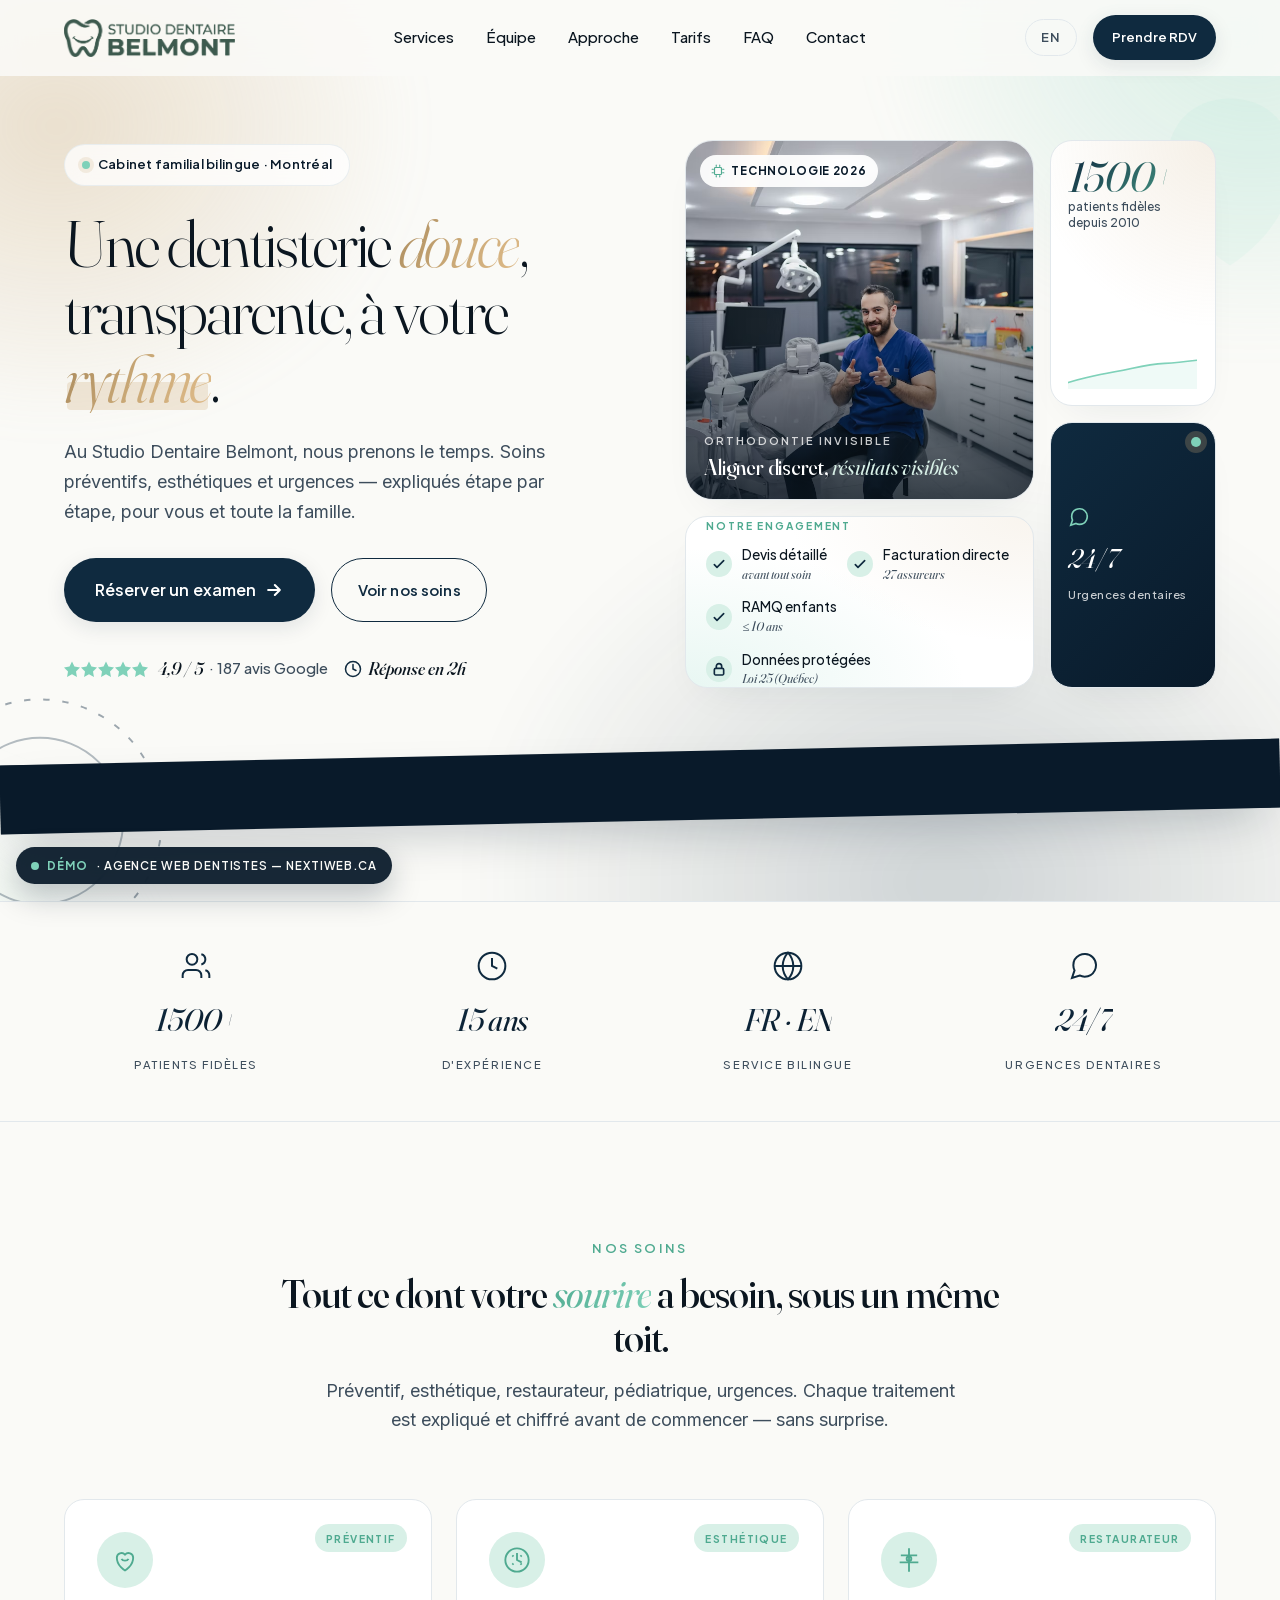
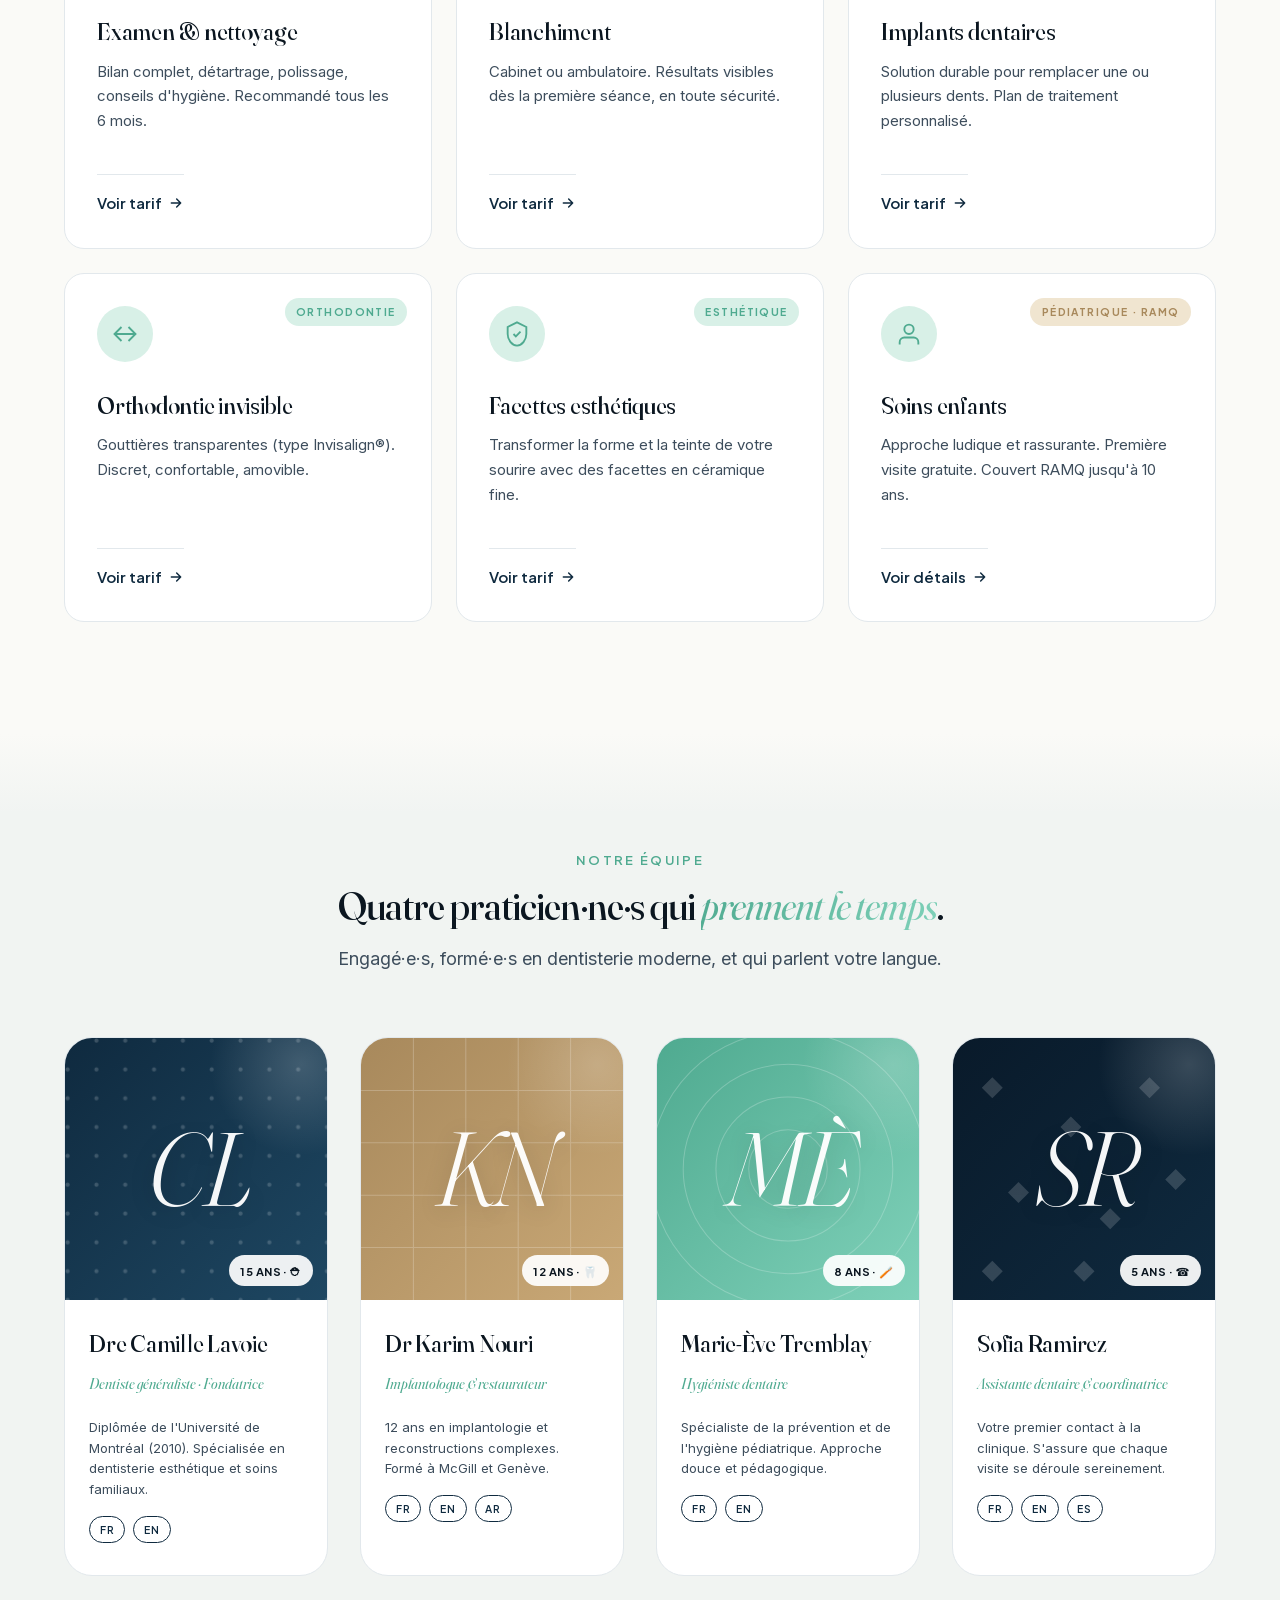
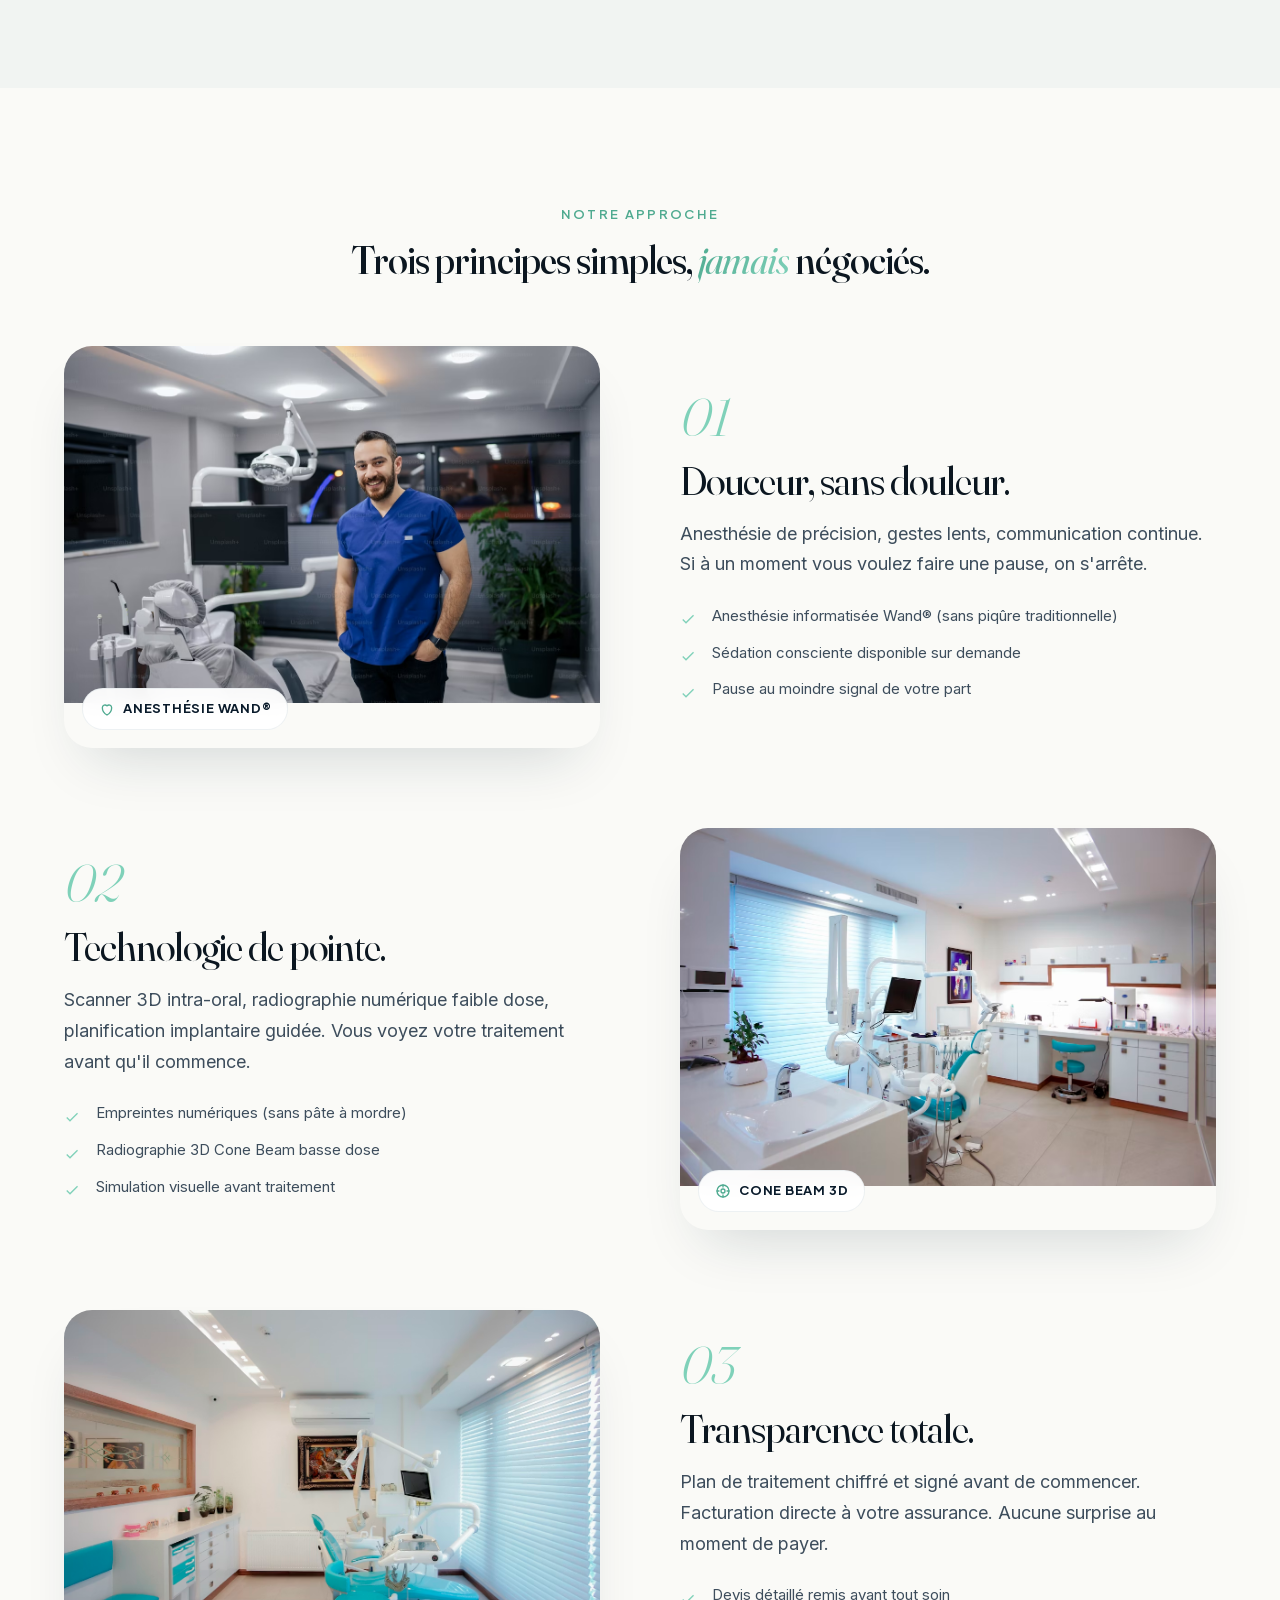
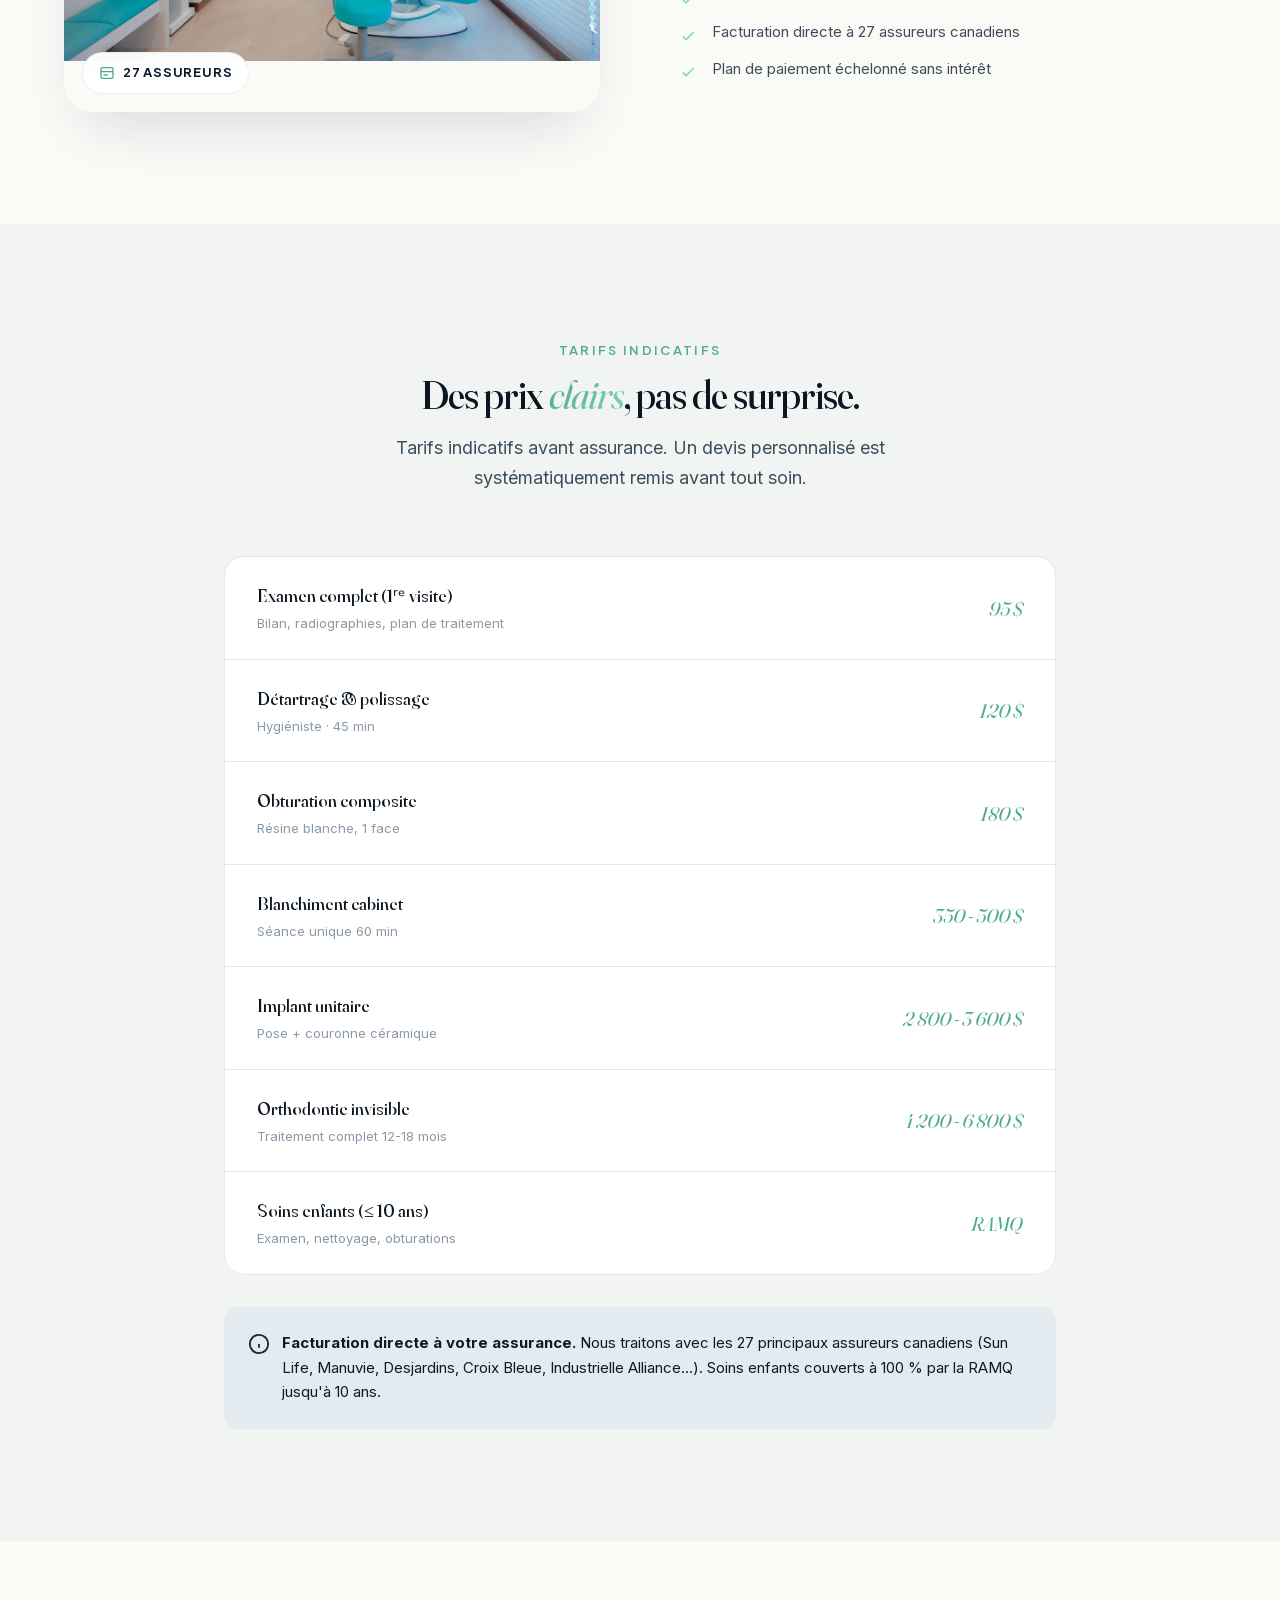
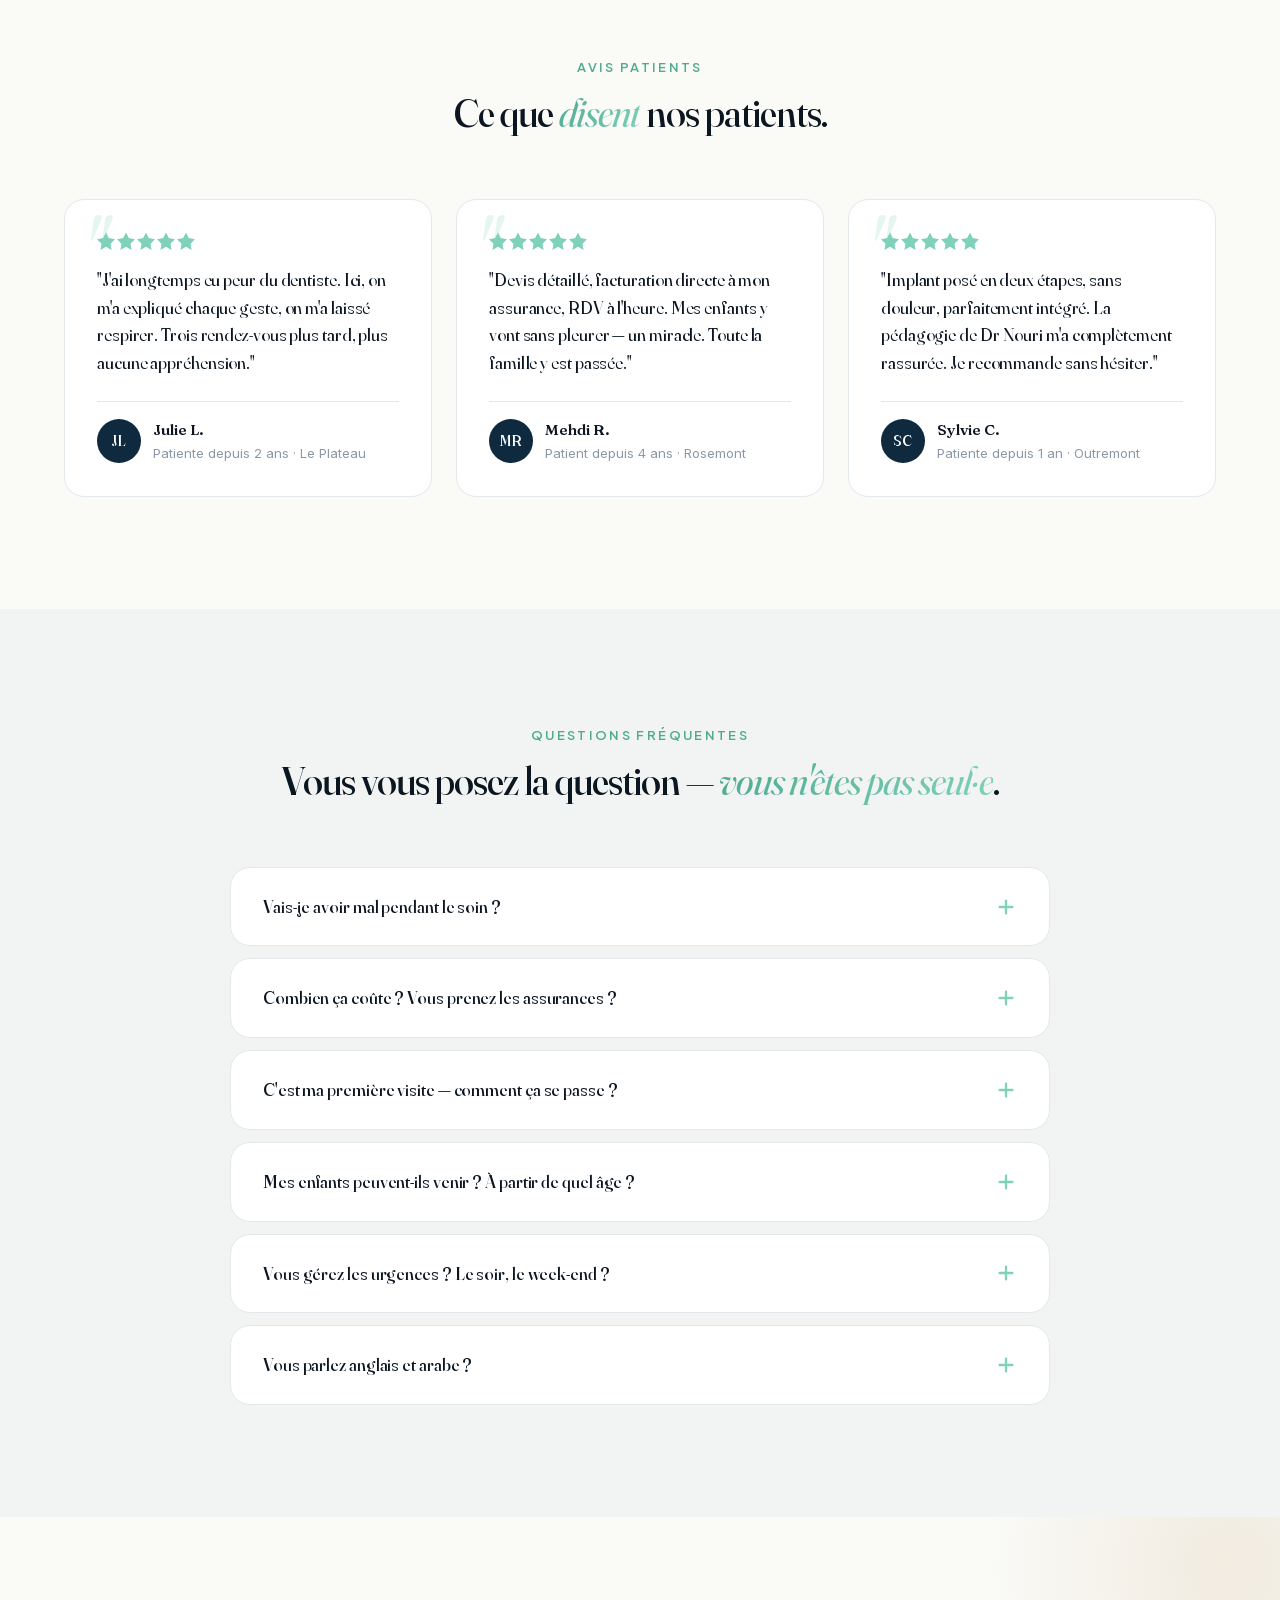
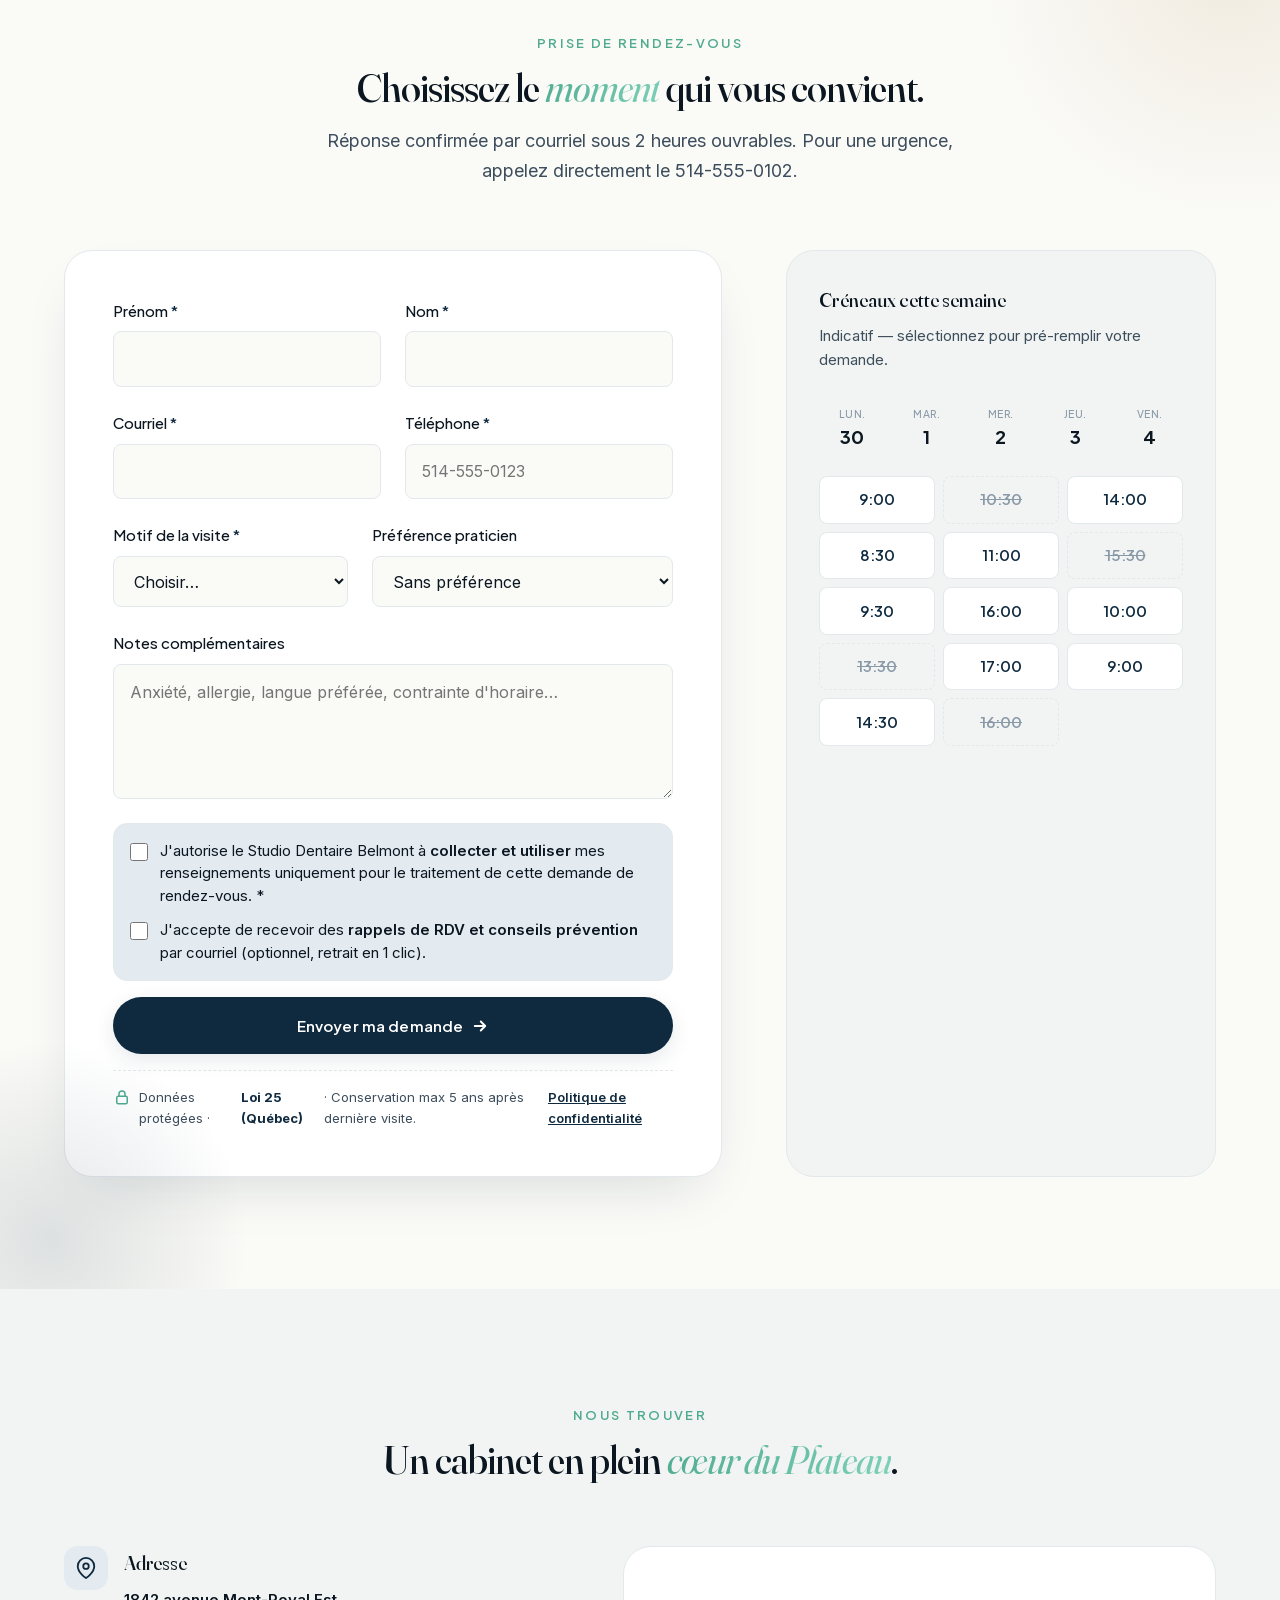
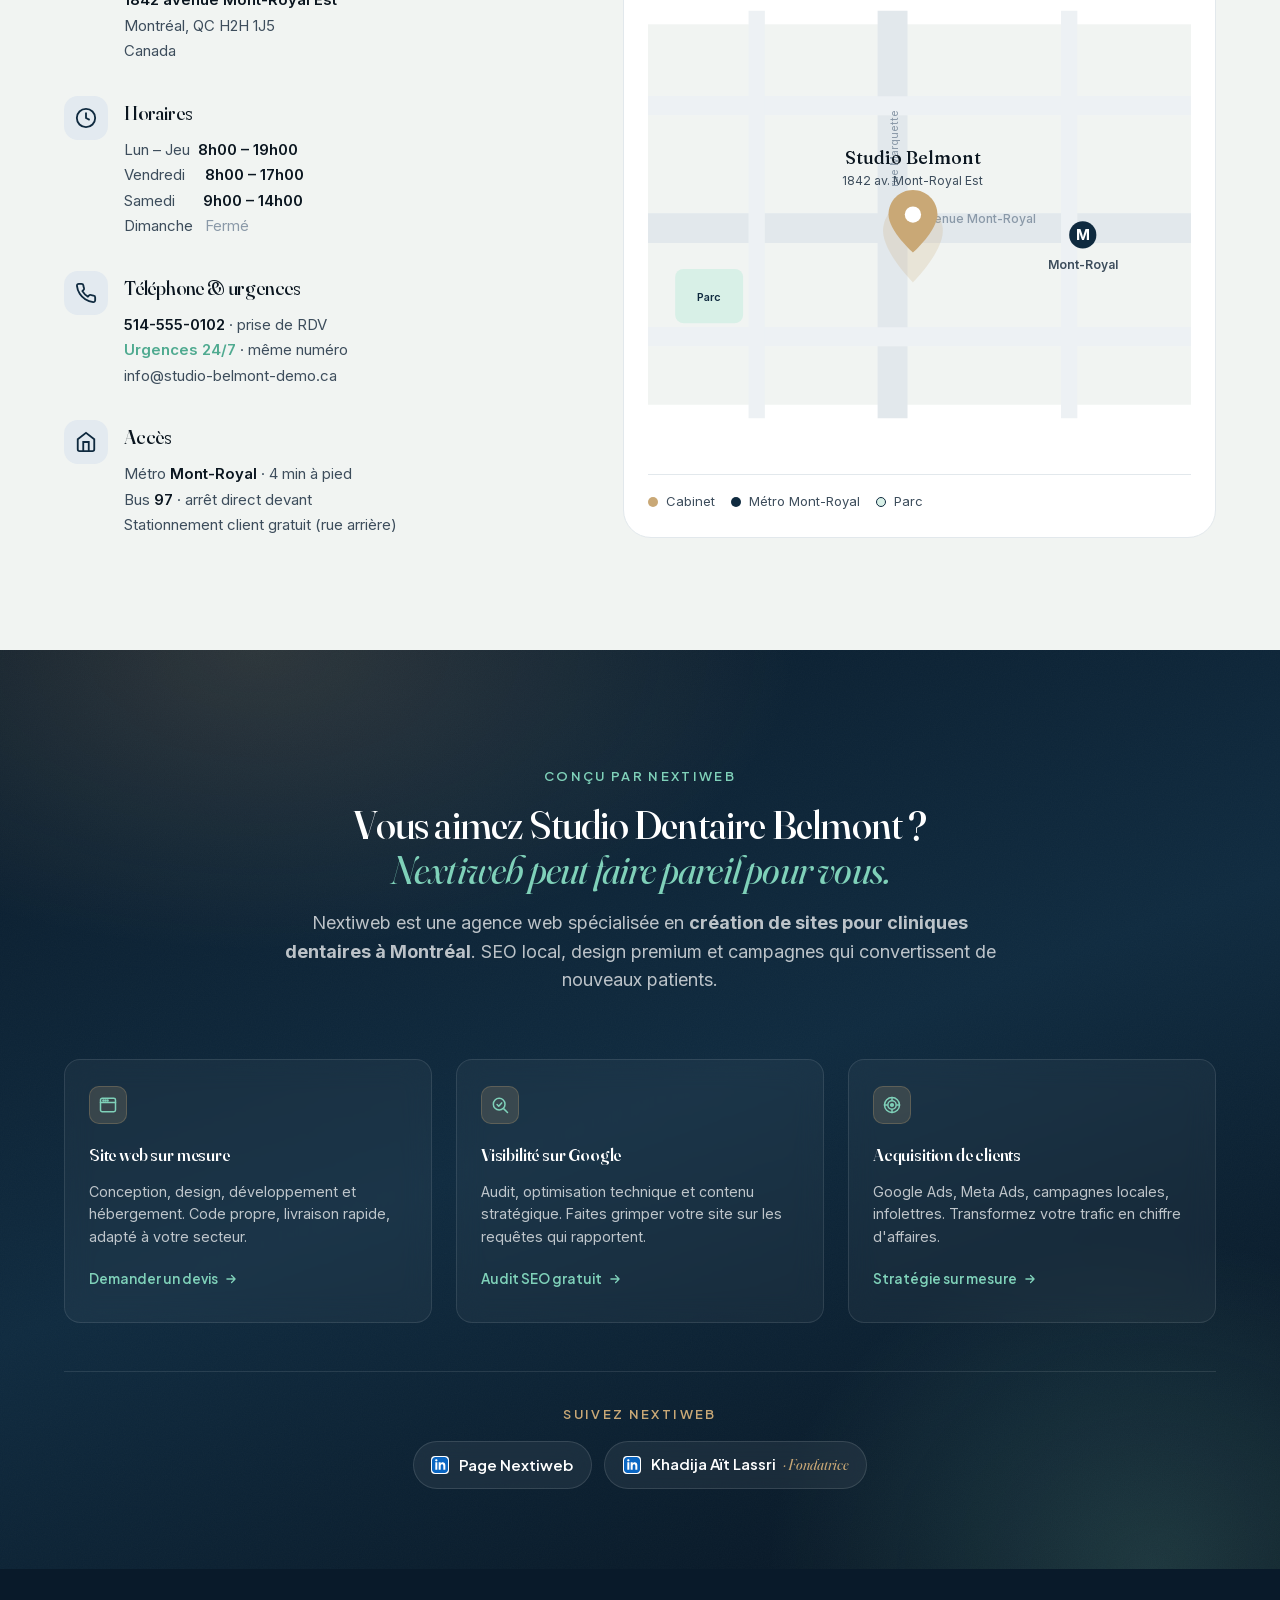
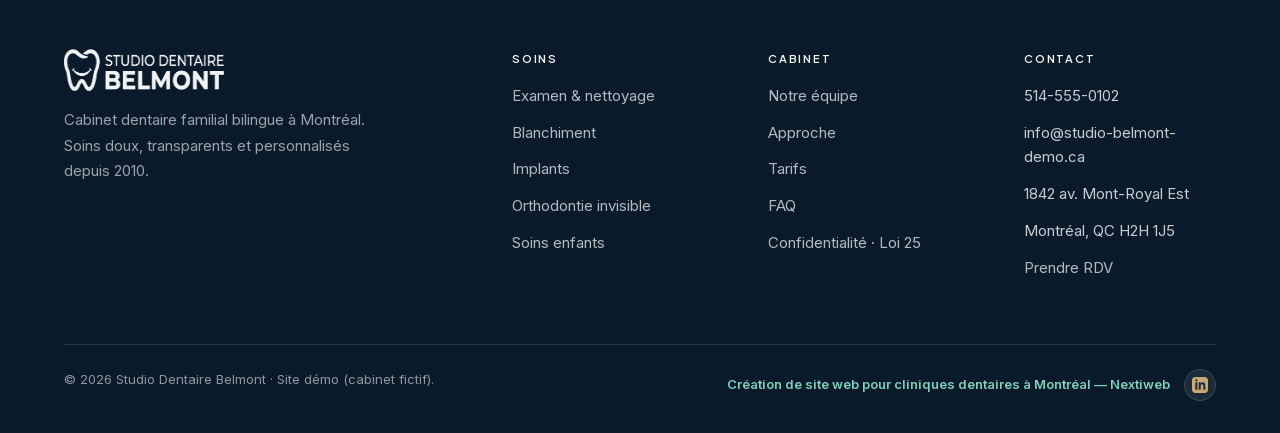
<file: index.html>
<!DOCTYPE html>
<html lang="fr-CA">
<head>
<meta charset="UTF-8">
<meta name="viewport" content="width=device-width, initial-scale=1.0">
<meta name="theme-color" content="#0F2A3F">
<title>Studio Dentaire Belmont — Démo Nextiweb · Agence web cliniques dentaires Montréal</title>
<meta name="description" content="Site démo conçu par Nextiweb, agence web spécialisée en création de sites pour cliniques dentaires à Montréal. Design premium, SEO local, prise de RDV en ligne.">
<meta name="keywords" content="dentiste Montréal, clinique dentaire bilingue, blanchiment dentaire, implants, orthodontie invisible, urgences dentaires, dentiste familial, cabinet dentaire Plateau">
<meta name="author" content="Studio Dentaire Belmont">
<meta name="robots" content="index, follow">

<!-- Hreflang -->
<link rel="alternate" hreflang="fr-CA" href="https://soins-services.nextiwebstudio.ca/">
<link rel="alternate" hreflang="en-CA" href="https://soins-services.nextiwebstudio.ca/index.en.html">
<link rel="alternate" hreflang="x-default" href="https://soins-services.nextiwebstudio.ca/">
<link rel="canonical" href="https://soins-services.nextiwebstudio.ca/">

<!-- Open Graph -->
<meta property="og:type" content="website">
<meta property="og:locale" content="fr_CA">
<meta property="og:locale:alternate" content="en_CA">
<meta property="og:site_name" content="Studio Dentaire Belmont">
<meta property="og:title" content="Studio Dentaire Belmont — Démo Nextiweb · Agence web cliniques dentaires Montréal">
<meta property="og:description" content="Site démo conçu par Nextiweb, agence web spécialisée en création de sites pour cliniques dentaires à Montréal. Design premium, SEO local, prise de RDV en ligne.">
<meta property="og:url" content="https://soins-services.nextiwebstudio.ca/">
<meta property="og:image" content="https://soins-services.nextiwebstudio.ca/images/optimized/demo-nextiweb-agence-web-cliniques-dentaires-montreal.jpg">
<meta property="og:image:width" content="1200">
<meta property="og:image:height" content="630">
<meta property="og:image:alt" content="Logo Studio Dentaire Belmont — Cabinet dentaire familial · Montréal">

<!-- Twitter -->
<meta name="twitter:card" content="summary_large_image">
<meta name="twitter:title" content="Studio Dentaire Belmont — Cabinet dentaire à Montréal">
<meta name="twitter:description" content="Soins dentaires doux, transparents, personnalisés. Bilingue FR/EN.">
<meta name="twitter:image" content="https://soins-services.nextiwebstudio.ca/images/optimized/demo-nextiweb-agence-web-cliniques-dentaires-montreal.jpg">

<!-- Favicons -->
<link rel="icon" href="favicon.ico" sizes="any">
<link rel="icon" href="images/optimized/logo-icon.png" type="image/png">
<link rel="apple-touch-icon" href="images/optimized/apple-touch-icon.png">

<!-- Polices auto-hébergées — élimine DNS/connexion Google Fonts -->
<link rel="preload" href="fonts/inter-latin.woff2" as="font" type="font/woff2" crossorigin>
<link rel="preload" href="fonts/fraunces-normal-latin.woff2" as="font" type="font/woff2" crossorigin>

<!-- Preload hero -->
<link rel="preload" as="image" href="images/demo-nextiweb-site-clinique-dentaire-montreal-orthodontie.avif" type="image/avif" fetchpriority="high">

<link rel="stylesheet" href="css/styles.min.css?v=2026clinical">

<!-- Schema.org Dentist -->
<script type="application/ld+json">
{
  "@context": "https://schema.org",
  "@type": "Dentist",
  "@id": "https://soins-services.nextiwebstudio.ca/#dentist",
  "name": "Studio Dentaire Belmont",
  "alternateName": "Belmont Dental Studio",
  "description": "Cabinet dentaire familial bilingue à Montréal. Soins doux, transparents et personnalisés.",
  "url": "https://soins-services.nextiwebstudio.ca/",
  "logo": "https://soins-services.nextiwebstudio.ca/images/optimized/logo-square.png",
  "image": "https://soins-services.nextiwebstudio.ca/images/optimized/demo-nextiweb-agence-web-cliniques-dentaires-montreal.jpg",
  "telephone": "+1-514-555-0102",
  "email": "info@studio-belmont-demo.ca",
  "priceRange": "$$",
  "address": {
    "@type": "PostalAddress",
    "streetAddress": "1842 avenue Mont-Royal Est",
    "addressLocality": "Montréal",
    "addressRegion": "QC",
    "postalCode": "H2H 1J5",
    "addressCountry": "CA"
  },
  "geo": {
    "@type": "GeoCoordinates",
    "latitude": 45.5380,
    "longitude": -73.5742
  },
  "openingHoursSpecification": [
    { "@type": "OpeningHoursSpecification", "dayOfWeek": ["Monday","Tuesday","Wednesday","Thursday"], "opens": "08:00", "closes": "19:00" },
    { "@type": "OpeningHoursSpecification", "dayOfWeek": "Friday", "opens": "08:00", "closes": "17:00" },
    { "@type": "OpeningHoursSpecification", "dayOfWeek": "Saturday", "opens": "09:00", "closes": "14:00" }
  ],
  "availableLanguage": ["French", "English", "Arabic", "Spanish"],
  "medicalSpecialty": ["GeneralDentistry", "CosmeticDentistry", "PediatricDentistry", "Orthodontic"],
  "areaServed": { "@type": "City", "name": "Montréal" },
  "aggregateRating": {
    "@type": "AggregateRating",
    "ratingValue": "4.9",
    "reviewCount": "187"
  },
  "creator": {
    "@type": "ProfessionalService",
    "name": "NEXTIWEB",
    "description": "Agence web spécialisée en création de sites pour cliniques dentaires à Montréal — SEO local, design premium, prise de RDV en ligne.",
    "url": "https://nextiweb.ca/cliniques-dentaires.html"
  }
}
</script>
</head>

<body>

<a class="skip-link" href="#main">Aller au contenu</a>

<!-- ============ HEADER ============ -->
<header class="header" id="site-header">
  <div class="container header__inner">
    <a class="header__brand" href="/" aria-label="Accueil — Studio Dentaire Belmont">
      <img src="images/optimized/logo-horizontal.png" alt="Studio Dentaire Belmont — Site démo Nextiweb, agence web pour cliniques dentaires à Montréal" width="200" height="55">
    </a>

    <nav class="header__nav" aria-label="Navigation principale">
      <a href="#services">Services</a>
      <a href="#equipe">Équipe</a>
      <a href="#approche">Approche</a>
      <a href="#tarifs">Tarifs</a>
      <a href="#faq">FAQ</a>
      <a href="#contact">Contact</a>
    </nav>

    <div class="header__actions">
      <a class="lang-switch" href="index.en.html" hreflang="en" aria-label="Switch to English">EN</a>
      <a class="btn btn--primary" href="#rdv">Prendre RDV</a>
      <button class="header__menu-btn" id="menu-btn" aria-label="Ouvrir le menu" aria-expanded="false" aria-controls="mobile-nav">
        <span></span><span></span><span></span>
      </button>
    </div>
  </div>

  <nav class="mobile-nav" id="mobile-nav" aria-label="Menu mobile">
    <a href="#services">Services</a>
    <a href="#equipe">Équipe</a>
    <a href="#approche">Approche</a>
    <a href="#tarifs">Tarifs</a>
    <a href="#faq">FAQ</a>
    <a href="#contact">Contact</a>
    <a href="#rdv" class="btn btn--primary" style="margin-top:1rem;justify-content:center;">Prendre RDV</a>
  </nav>
</header>

<main id="main">

<!-- ============ HERO (v2 — bento 2026) ============ -->
<section class="hero hero--v2" aria-label="Présentation">
  <div class="hero__bg" aria-hidden="true">
    <div class="hero__mesh"></div>
    <svg class="hero__deco hero__deco--1" viewBox="0 0 100 100" fill="none">
      <path d="M50 12 C30 12 18 28 22 50 C25 65 35 78 50 88 C65 78 75 65 78 50 C82 28 70 12 50 12 Z" fill="currentColor" opacity="0.08"/>
    </svg>
    <svg class="hero__deco hero__deco--2" viewBox="0 0 100 100" fill="none">
      <circle cx="50" cy="50" r="38" stroke="currentColor" stroke-width="0.6" stroke-dasharray="2 4" opacity="0.4"/>
      <circle cx="50" cy="50" r="26" stroke="currentColor" stroke-width="0.6" opacity="0.3"/>
    </svg>
  </div>

  <div class="container hero__inner">
    <div class="hero__copy">
      <span class="hero__badge">
        <span class="hero__badge-dot"></span>
        Cabinet familial bilingue · Montréal
      </span>
      <h1 class="hero__title">
        Une dentisterie <span class="accent">douce</span>,<br>
        transparente, à votre&nbsp;<span class="accent accent--underline">rythme</span>.
      </h1>
      <p class="hero__subtitle">
        Au Studio Dentaire Belmont, nous prenons le temps.
        Soins préventifs, esthétiques et urgences&nbsp;— expliqués étape par étape, pour vous et toute la famille.
      </p>
      <div class="hero__ctas">
        <a class="btn btn--primary btn--lg" href="#rdv">
          Réserver un examen
          <svg viewBox="0 0 24 24" fill="none" stroke="currentColor" stroke-width="2.5"><path d="M5 12h14M13 6l6 6-6 6" stroke-linecap="round" stroke-linejoin="round"/></svg>
        </a>
        <a class="btn btn--ghost" href="#services">Voir nos soins</a>
      </div>

      <div class="hero__quick">
        <div class="quick">
          <div class="quick__stars" role="img" aria-label="4,9 sur 5">
            <svg viewBox="0 0 24 24" fill="currentColor"><path d="M12 .587l3.668 7.568L24 9.75l-6 5.851 1.416 8.264L12 19.771l-7.416 4.094L6 15.601 0 9.75l8.332-1.595z"/></svg>
            <svg viewBox="0 0 24 24" fill="currentColor"><path d="M12 .587l3.668 7.568L24 9.75l-6 5.851 1.416 8.264L12 19.771l-7.416 4.094L6 15.601 0 9.75l8.332-1.595z"/></svg>
            <svg viewBox="0 0 24 24" fill="currentColor"><path d="M12 .587l3.668 7.568L24 9.75l-6 5.851 1.416 8.264L12 19.771l-7.416 4.094L6 15.601 0 9.75l8.332-1.595z"/></svg>
            <svg viewBox="0 0 24 24" fill="currentColor"><path d="M12 .587l3.668 7.568L24 9.75l-6 5.851 1.416 8.264L12 19.771l-7.416 4.094L6 15.601 0 9.75l8.332-1.595z"/></svg>
            <svg viewBox="0 0 24 24" fill="currentColor"><path d="M12 .587l3.668 7.568L24 9.75l-6 5.851 1.416 8.264L12 19.771l-7.416 4.094L6 15.601 0 9.75l8.332-1.595z"/></svg>
          </div>
          <strong>4,9 / 5</strong>
          <span>· 187 avis Google</span>
        </div>
        <div class="quick quick--alt">
          <svg viewBox="0 0 24 24" fill="none" stroke="currentColor" stroke-width="2"><circle cx="12" cy="12" r="10"/><path d="M12 6v6l4 2" stroke-linecap="round"/></svg>
          <strong>Réponse en 2h</strong>
        </div>
      </div>
    </div>

    <div class="hero__bento" aria-hidden="false">
      <!-- Carte principale : macro Invisalign -->
      <div class="bento bento--main">
        <picture>
          <source srcset="images/demo-nextiweb-site-clinique-dentaire-montreal-orthodontie.avif" type="image/avif">
          <img src="images/optimized/outil.jpg"
               alt="Orthodontie invisible clinique dentaire Montréal — démo site web par Nextiweb, agence web pour dentistes"
               loading="eager" fetchpriority="high"
               width="800" height="800">
        </picture>
        <div class="bento__shade"></div>
        <div class="bento__chip">
          <svg viewBox="0 0 24 24" fill="none" stroke="currentColor" stroke-width="2" stroke-linecap="round" stroke-linejoin="round"><rect x="6" y="6" width="12" height="12" rx="1.5"/><path d="M9 2v2M15 2v2M9 20v2M15 20v2M2 9h2M2 15h2M20 9h2M20 15h2"/></svg>
          Technologie 2026
        </div>
        <div class="bento__caption">
          <span class="bento__caption-eyebrow">Orthodontie invisible</span>
          <span class="bento__caption-title">Aligner discret, <em>résultats visibles</em></span>
        </div>
      </div>

      <!-- Carte stat -->
      <div class="bento bento--stat">
        <span class="bento__num" data-count="1500">1500+</span>
        <span class="bento__label">patients fidèles<br>depuis 2010</span>
        <svg class="bento__spark" viewBox="0 0 100 40" fill="none" preserveAspectRatio="none">
          <path d="M0 32 Q15 25 25 22 T50 14 T75 8 T100 4" stroke="currentColor" stroke-width="2" stroke-linecap="round" fill="none"/>
          <path d="M0 32 Q15 25 25 22 T50 14 T75 8 T100 4 L100 40 L0 40 Z" fill="currentColor" opacity="0.12"/>
        </svg>
      </div>

      <!-- Carte glass urgence -->
      <div class="bento bento--glass">
        <div class="bento__pulse" aria-hidden="true"></div>
        <svg viewBox="0 0 24 24" fill="none" stroke="currentColor" stroke-width="1.8"><path d="M21 11.5a8.38 8.38 0 0 1-.9 3.8 8.5 8.5 0 0 1-7.6 4.7 8.38 8.38 0 0 1-3.8-.9L3 21l1.9-5.7a8.38 8.38 0 0 1-.9-3.8 8.5 8.5 0 0 1 4.7-7.6 8.38 8.38 0 0 1 3.8-.9h.5a8.48 8.48 0 0 1 8 8v.5z"/></svg>
        <strong>24/7</strong>
        <span>Urgences dentaires</span>
      </div>

      <!-- Carte promesse — 3 engagements clés -->
      <div class="bento bento--mini bento--promise">
        <span class="promise__eyebrow">Notre engagement</span>
        <ul class="promise-list">
          <li class="promise-item">
            <svg viewBox="0 0 24 24" fill="none" stroke="currentColor" stroke-width="2.5" aria-hidden="true"><path d="M5 13l4 4L19 7" stroke-linecap="round" stroke-linejoin="round"/></svg>
            <span>Devis détaillé <em>avant tout soin</em></span>
          </li>
          <li class="promise-item">
            <svg viewBox="0 0 24 24" fill="none" stroke="currentColor" stroke-width="2.5" aria-hidden="true"><path d="M5 13l4 4L19 7" stroke-linecap="round" stroke-linejoin="round"/></svg>
            <span>Facturation directe <em>27 assureurs</em></span>
          </li>
          <li class="promise-item">
            <svg viewBox="0 0 24 24" fill="none" stroke="currentColor" stroke-width="2.5" aria-hidden="true"><path d="M5 13l4 4L19 7" stroke-linecap="round" stroke-linejoin="round"/></svg>
            <span>RAMQ enfants <em>≤ 10 ans</em></span>
          </li>
          <li class="promise-item">
            <svg viewBox="0 0 24 24" fill="none" stroke="currentColor" stroke-width="2.5" aria-hidden="true"><rect x="5" y="11" width="14" height="10" rx="2"/><path d="M8 11V8a4 4 0 0 1 8 0v3"/></svg>
            <span>Données protégées <em>Loi 25 (Québec)</em></span>
          </li>
        </ul>
      </div>
    </div>
  </div>

  <!-- Marquee de valeurs en bas du hero -->
  <div class="hero__marquee" aria-hidden="true">
    <div class="marquee__track">
      <span>Sans douleur</span><span class="marquee__dot">●</span>
      <span>Devis avant soin</span><span class="marquee__dot">●</span>
      <span>Scanner 3D Cone Beam</span><span class="marquee__dot">●</span>
      <span>Anesthésie Wand®</span><span class="marquee__dot">●</span>
      <span>Facturation directe</span><span class="marquee__dot">●</span>
      <span>RAMQ enfants ≤ 10 ans</span><span class="marquee__dot">●</span>
      <span>Bilingue FR · EN · AR · ES</span><span class="marquee__dot">●</span>
      <!-- duplication pour boucle infinie -->
      <span>Sans douleur</span><span class="marquee__dot">●</span>
      <span>Devis avant soin</span><span class="marquee__dot">●</span>
      <span>Scanner 3D Cone Beam</span><span class="marquee__dot">●</span>
      <span>Anesthésie Wand®</span><span class="marquee__dot">●</span>
      <span>Facturation directe</span><span class="marquee__dot">●</span>
      <span>RAMQ enfants ≤ 10 ans</span><span class="marquee__dot">●</span>
      <span>Bilingue FR · EN · AR · ES</span><span class="marquee__dot">●</span>
    </div>
  </div>
</section>

<!-- ============ TRUST STRIP ============ -->
<section class="trust" aria-label="Indicateurs de confiance">
  <div class="container">
    <div class="trust__grid">
      <div class="trust__item">
        <svg class="trust__icon" viewBox="0 0 24 24" fill="none" stroke="currentColor" stroke-width="1.8"><path d="M16 21v-2a4 4 0 0 0-4-4H6a4 4 0 0 0-4 4v2"/><circle cx="9" cy="7" r="4"/><path d="M22 21v-2a4 4 0 0 0-3-3.87M16 3.13a4 4 0 0 1 0 7.75"/></svg>
        <div class="trust__value">1500+</div>
        <div class="trust__label">Patients fidèles</div>
      </div>
      <div class="trust__item">
        <svg class="trust__icon" viewBox="0 0 24 24" fill="none" stroke="currentColor" stroke-width="1.8"><circle cx="12" cy="12" r="10"/><path d="M12 6v6l4 2"/></svg>
        <div class="trust__value">15 ans</div>
        <div class="trust__label">D'expérience</div>
      </div>
      <div class="trust__item">
        <svg class="trust__icon" viewBox="0 0 24 24" fill="none" stroke="currentColor" stroke-width="1.8"><circle cx="12" cy="12" r="10"/><path d="M2 12h20M12 2a15.3 15.3 0 0 1 4 10 15.3 15.3 0 0 1-4 10 15.3 15.3 0 0 1-4-10 15.3 15.3 0 0 1 4-10z"/></svg>
        <div class="trust__value">FR · EN</div>
        <div class="trust__label">Service bilingue</div>
      </div>
      <div class="trust__item">
        <svg class="trust__icon" viewBox="0 0 24 24" fill="none" stroke="currentColor" stroke-width="1.8"><path d="M21 11.5a8.38 8.38 0 0 1-.9 3.8 8.5 8.5 0 0 1-7.6 4.7 8.38 8.38 0 0 1-3.8-.9L3 21l1.9-5.7a8.38 8.38 0 0 1-.9-3.8 8.5 8.5 0 0 1 4.7-7.6 8.38 8.38 0 0 1 3.8-.9h.5a8.48 8.48 0 0 1 8 8v.5z"/></svg>
        <div class="trust__value">24/7</div>
        <div class="trust__label">Urgences dentaires</div>
      </div>
    </div>
  </div>
</section>

<!-- ============ SERVICES ============ -->
<section class="services" id="services">
  <div class="container">
    <div class="section-head section-head--center">
      <span class="section-eyebrow">Nos soins</span>
      <h2 class="section-title">Tout ce dont votre <em>sourire</em> a besoin, sous un même toit.</h2>
      <p class="section-lede">Préventif, esthétique, restaurateur, pédiatrique, urgences. Chaque traitement est expliqué et chiffré avant de commencer — sans surprise.</p>
    </div>

    <div class="services__grid">

      <article class="service">
        <span class="service__category">Préventif</span>
        <div class="service__icon">
          <svg viewBox="0 0 24 24" fill="none" stroke="currentColor" stroke-width="1.6"><path d="M12 21s-7-4-7-11a4 4 0 0 1 7-2.65A4 4 0 0 1 19 10c0 7-7 11-7 11z"/><path d="M9 11c.5 1 1.5 1.5 3 1.5s2.5-.5 3-1.5"/></svg>
        </div>
        <h3 class="service__title">Examen &amp; nettoyage</h3>
        <p class="service__desc">Bilan complet, détartrage, polissage, conseils d'hygiène. Recommandé tous les 6 mois.</p>
        <a class="service__link" href="#tarifs">Voir tarif <svg viewBox="0 0 24 24" fill="none" stroke="currentColor" stroke-width="2.2"><path d="M5 12h14M13 6l6 6-6 6" stroke-linecap="round" stroke-linejoin="round"/></svg></a>
      </article>

      <article class="service">
        <span class="service__category">Esthétique</span>
        <div class="service__icon">
          <svg viewBox="0 0 24 24" fill="none" stroke="currentColor" stroke-width="1.6"><circle cx="12" cy="12" r="10"/><path d="M12 6v6l4 2"/><path d="M8 8l1 1M16 8l-1 1M8 16l1-1M16 16l-1-1"/></svg>
        </div>
        <h3 class="service__title">Blanchiment</h3>
        <p class="service__desc">Cabinet ou ambulatoire. Résultats visibles dès la première séance, en toute sécurité.</p>
        <a class="service__link" href="#tarifs">Voir tarif <svg viewBox="0 0 24 24" fill="none" stroke="currentColor" stroke-width="2.2"><path d="M5 12h14M13 6l6 6-6 6" stroke-linecap="round" stroke-linejoin="round"/></svg></a>
      </article>

      <article class="service">
        <span class="service__category">Restaurateur</span>
        <div class="service__icon">
          <svg viewBox="0 0 24 24" fill="none" stroke="currentColor" stroke-width="1.6"><path d="M12 2v20M5 8h14M4 14h16"/><circle cx="12" cy="11" r="2"/></svg>
        </div>
        <h3 class="service__title">Implants dentaires</h3>
        <p class="service__desc">Solution durable pour remplacer une ou plusieurs dents. Plan de traitement personnalisé.</p>
        <a class="service__link" href="#tarifs">Voir tarif <svg viewBox="0 0 24 24" fill="none" stroke="currentColor" stroke-width="2.2"><path d="M5 12h14M13 6l6 6-6 6" stroke-linecap="round" stroke-linejoin="round"/></svg></a>
      </article>

      <article class="service">
        <span class="service__category">Orthodontie</span>
        <div class="service__icon">
          <svg viewBox="0 0 24 24" fill="none" stroke="currentColor" stroke-width="1.6"><path d="M3 12h18M9 6l-6 6 6 6M15 6l6 6-6 6"/></svg>
        </div>
        <h3 class="service__title">Orthodontie invisible</h3>
        <p class="service__desc">Gouttières transparentes (type Invisalign®). Discret, confortable, amovible.</p>
        <a class="service__link" href="#tarifs">Voir tarif <svg viewBox="0 0 24 24" fill="none" stroke="currentColor" stroke-width="2.2"><path d="M5 12h14M13 6l6 6-6 6" stroke-linecap="round" stroke-linejoin="round"/></svg></a>
      </article>

      <article class="service">
        <span class="service__category">Esthétique</span>
        <div class="service__icon">
          <svg viewBox="0 0 24 24" fill="none" stroke="currentColor" stroke-width="1.6"><path d="M12 2l8 4v6c0 5-3.5 9.5-8 10-4.5-.5-8-5-8-10V6l8-4z"/><path d="M9 12l2 2 4-4"/></svg>
        </div>
        <h3 class="service__title">Facettes esthétiques</h3>
        <p class="service__desc">Transformer la forme et la teinte de votre sourire avec des facettes en céramique fine.</p>
        <a class="service__link" href="#tarifs">Voir tarif <svg viewBox="0 0 24 24" fill="none" stroke="currentColor" stroke-width="2.2"><path d="M5 12h14M13 6l6 6-6 6" stroke-linecap="round" stroke-linejoin="round"/></svg></a>
      </article>

      <article class="service">
        <span class="service__category service__category--ramq">Pédiatrique · RAMQ</span>
        <div class="service__icon">
          <svg viewBox="0 0 24 24" fill="none" stroke="currentColor" stroke-width="1.6"><circle cx="12" cy="8" r="4"/><path d="M4 21v-2a4 4 0 0 1 4-4h8a4 4 0 0 1 4 4v2"/></svg>
        </div>
        <h3 class="service__title">Soins enfants</h3>
        <p class="service__desc">Approche ludique et rassurante. Première visite gratuite. Couvert RAMQ jusqu'à 10 ans.</p>
        <a class="service__link" href="#tarifs">Voir détails <svg viewBox="0 0 24 24" fill="none" stroke="currentColor" stroke-width="2.2"><path d="M5 12h14M13 6l6 6-6 6" stroke-linecap="round" stroke-linejoin="round"/></svg></a>
      </article>

    </div>
  </div>
</section>

<!-- ============ ÉQUIPE (v2 — cartes monogramme, sans visages) ============ -->
<section class="team team--v2" id="equipe">
  <div class="container">
    <div class="section-head section-head--center">
      <span class="section-eyebrow">Notre équipe</span>
      <h2 class="section-title">Quatre praticien·ne·s qui <em>prennent le temps</em>.</h2>
      <p class="section-lede">Engagé·e·s, formé·e·s en dentisterie moderne, et qui parlent votre langue.</p>
    </div>

    <div class="team__grid">

      <article class="member member--v2" style="--mc1:#0F2A3F;--mc2:#1E4762;">
        <div class="member__avatar">
          <svg class="member__pattern" viewBox="0 0 200 200" aria-hidden="true">
            <defs>
              <pattern id="dotsCL" x="0" y="0" width="22" height="22" patternUnits="userSpaceOnUse">
                <circle cx="2" cy="2" r="1.6" fill="#FFFFFF"/>
              </pattern>
            </defs>
            <rect width="200" height="200" fill="url(#dotsCL)" opacity="0.18"/>
          </svg>
          <span class="member__monogram" aria-hidden="true">CL</span>
          <span class="member__chip">15 ans · ⛑</span>
        </div>
        <div class="member__body">
          <h3 class="member__name">Dre Camille Lavoie</h3>
          <p class="member__role">Dentiste généraliste · Fondatrice</p>
          <p class="member__bio">Diplômée de l'Université de Montréal (2010). Spécialisée en dentisterie esthétique et soins familiaux.</p>
          <div class="member__lang"><span>FR</span><span>EN</span></div>
        </div>
      </article>

      <article class="member member--v2" style="--mc1:#A8895C;--mc2:#C9A876;">
        <div class="member__avatar">
          <svg class="member__pattern" viewBox="0 0 200 200" aria-hidden="true">
            <g stroke="#FFFFFF" stroke-width="0.8" fill="none" opacity="0.22">
              <path d="M0 40 L200 40"/><path d="M0 80 L200 80"/><path d="M0 120 L200 120"/><path d="M0 160 L200 160"/>
              <path d="M40 0 L40 200"/><path d="M80 0 L80 200"/><path d="M120 0 L120 200"/><path d="M160 0 L160 200"/>
            </g>
          </svg>
          <span class="member__monogram" aria-hidden="true">KN</span>
          <span class="member__chip">12 ans · 🦷</span>
        </div>
        <div class="member__body">
          <h3 class="member__name">Dr Karim Nouri</h3>
          <p class="member__role">Implantologue &amp; restaurateur</p>
          <p class="member__bio">12 ans en implantologie et reconstructions complexes. Formé à McGill et Genève.</p>
          <div class="member__lang"><span>FR</span><span>EN</span><span>AR</span></div>
        </div>
      </article>

      <article class="member member--v2" style="--mc1:#4FAA90;--mc2:#7FD1B9;">
        <div class="member__avatar">
          <svg class="member__pattern" viewBox="0 0 200 200" aria-hidden="true">
            <g fill="none" stroke="#FFFFFF" stroke-width="0.8" opacity="0.22">
              <circle cx="100" cy="100" r="30"/>
              <circle cx="100" cy="100" r="55"/>
              <circle cx="100" cy="100" r="80"/>
              <circle cx="100" cy="100" r="105"/>
            </g>
          </svg>
          <span class="member__monogram" aria-hidden="true">MÈ</span>
          <span class="member__chip">8 ans · 🪥</span>
        </div>
        <div class="member__body">
          <h3 class="member__name">Marie-Ève Tremblay</h3>
          <p class="member__role">Hygiéniste dentaire</p>
          <p class="member__bio">Spécialiste de la prévention et de l'hygiène pédiatrique. Approche douce et pédagogique.</p>
          <div class="member__lang"><span>FR</span><span>EN</span></div>
        </div>
      </article>

      <article class="member member--v2" style="--mc1:#091A2A;--mc2:#0F2A3F;">
        <div class="member__avatar">
          <svg class="member__pattern" viewBox="0 0 200 200" aria-hidden="true">
            <g fill="#FFFFFF" opacity="0.16">
              <path d="M30 30 l8 8 -8 8 -8 -8z"/>
              <path d="M90 60 l8 8 -8 8 -8 -8z"/>
              <path d="M150 30 l8 8 -8 8 -8 -8z"/>
              <path d="M50 110 l8 8 -8 8 -8 -8z"/>
              <path d="M120 130 l8 8 -8 8 -8 -8z"/>
              <path d="M170 100 l8 8 -8 8 -8 -8z"/>
              <path d="M30 170 l8 8 -8 8 -8 -8z"/>
              <path d="M100 170 l8 8 -8 8 -8 -8z"/>
            </g>
          </svg>
          <span class="member__monogram" aria-hidden="true">SR</span>
          <span class="member__chip">5 ans · ☎</span>
        </div>
        <div class="member__body">
          <h3 class="member__name">Sofia Ramirez</h3>
          <p class="member__role">Assistante dentaire &amp; coordinatrice</p>
          <p class="member__bio">Votre premier contact à la clinique. S'assure que chaque visite se déroule sereinement.</p>
          <div class="member__lang"><span>FR</span><span>EN</span><span>ES</span></div>
        </div>
      </article>

    </div>
  </div>
</section>

<!-- ============ APPROCHE / 3 PILIERS ============ -->
<section class="approach" id="approche">
  <div class="container">
    <div class="section-head section-head--center">
      <span class="section-eyebrow">Notre approche</span>
      <h2 class="section-title">Trois principes simples, <em>jamais</em> négociés.</h2>
    </div>

    <div class="pillar">
      <div class="pillar__media">
        <picture>
          <source srcset="images/demo-nextiweb-agence-web-dentiste-montreal.avif" type="image/avif">
          <img src="images/optimized/outil.jpg"
               alt="Dentiste en intervention — démo création site web clinique dentaire Montréal par Nextiweb"
               width="1200" height="800" loading="lazy">
        </picture>
        <div class="pillar__media-tag">
          <svg viewBox="0 0 24 24" fill="none" stroke="currentColor" stroke-width="2"><path d="M12 21s-7-4-7-11a4 4 0 0 1 7-2.65A4 4 0 0 1 19 10c0 7-7 11-7 11z" stroke-linejoin="round"/></svg>
          Anesthésie Wand®
        </div>
      </div>
      <div class="pillar__content">
        <span class="pillar__num">01</span>
        <h3 class="pillar__title">Douceur, sans douleur.</h3>
        <p class="pillar__desc">Anesthésie de précision, gestes lents, communication continue. Si à un moment vous voulez faire une pause, on s'arrête.</p>
        <ul class="pillar__list">
          <li>Anesthésie informatisée Wand® (sans piqûre traditionnelle)</li>
          <li>Sédation consciente disponible sur demande</li>
          <li>Pause au moindre signal de votre part</li>
        </ul>
      </div>
    </div>

    <div class="pillar pillar--reverse">
      <div class="pillar__media">
        <picture>
          <source srcset="images/demo-nextiweb-creation-site-web-salle-soins-dentaire-montreal.avif" type="image/avif">
          <img src="images/optimized/scan.jpg"
               alt="Salle de soins clinique dentaire Montréal — démo site web par Nextiweb, agence web pour dentistes"
               width="1200" height="800" loading="lazy">
        </picture>
        <div class="pillar__media-tag">
          <svg viewBox="0 0 24 24" fill="none" stroke="currentColor" stroke-width="2"><circle cx="12" cy="12" r="9"/><circle cx="12" cy="12" r="3"/><path d="M12 3v3M12 18v3M3 12h3M18 12h3" stroke-linecap="round"/></svg>
          Cone Beam 3D
        </div>
      </div>
      <div class="pillar__content">
        <span class="pillar__num">02</span>
        <h3 class="pillar__title">Technologie de pointe.</h3>
        <p class="pillar__desc">Scanner 3D intra-oral, radiographie numérique faible dose, planification implantaire guidée. Vous voyez votre traitement avant qu'il commence.</p>
        <ul class="pillar__list">
          <li>Empreintes numériques (sans pâte à mordre)</li>
          <li>Radiographie 3D Cone Beam basse dose</li>
          <li>Simulation visuelle avant traitement</li>
        </ul>
      </div>
    </div>

    <div class="pillar">
      <div class="pillar__media">
        <picture>
          <source srcset="images/demo-nextiweb-site-web-clinique-dentaire-montreal-accueil.avif" type="image/avif">
          <img src="images/optimized/reception.jpg"
               alt="Espace accueil clinique dentaire Montréal — démo site web par Nextiweb, agence web pour dentistes"
               width="1200" height="800" loading="lazy">
        </picture>
        <div class="pillar__media-tag">
          <svg viewBox="0 0 24 24" fill="none" stroke="currentColor" stroke-width="2"><rect x="3" y="4" width="18" height="16" rx="2"/><path d="M3 10h18M7 15h6"/></svg>
          27 assureurs
        </div>
      </div>
      <div class="pillar__content">
        <span class="pillar__num">03</span>
        <h3 class="pillar__title">Transparence totale.</h3>
        <p class="pillar__desc">Plan de traitement chiffré et signé avant de commencer. Facturation directe à votre assurance. Aucune surprise au moment de payer.</p>
        <ul class="pillar__list">
          <li>Devis détaillé remis avant tout soin</li>
          <li>Facturation directe à 27 assureurs canadiens</li>
          <li>Plan de paiement échelonné sans intérêt</li>
        </ul>
      </div>
    </div>
  </div>
</section>

<!-- ============ TARIFS ============ -->
<section class="pricing" id="tarifs">
  <div class="container container-narrow">
    <div class="section-head section-head--center">
      <span class="section-eyebrow">Tarifs indicatifs</span>
      <h2 class="section-title">Des prix <em>clairs</em>, pas de surprise.</h2>
      <p class="section-lede">Tarifs indicatifs avant assurance. Un devis personnalisé est systématiquement remis avant tout soin.</p>
    </div>

    <div class="pricing__table">
      <div class="pricing__row">
        <div>
          <div class="pricing__name">Examen complet (1ʳᵉ visite)</div>
          <span class="pricing__detail">Bilan, radiographies, plan de traitement</span>
        </div>
        <div class="pricing__amount">95 $</div>
      </div>
      <div class="pricing__row">
        <div>
          <div class="pricing__name">Détartrage & polissage</div>
          <span class="pricing__detail">Hygiéniste · 45 min</span>
        </div>
        <div class="pricing__amount">120 $</div>
      </div>
      <div class="pricing__row">
        <div>
          <div class="pricing__name">Obturation composite</div>
          <span class="pricing__detail">Résine blanche, 1 face</span>
        </div>
        <div class="pricing__amount">180 $</div>
      </div>
      <div class="pricing__row">
        <div>
          <div class="pricing__name">Blanchiment cabinet</div>
          <span class="pricing__detail">Séance unique 60 min</span>
        </div>
        <div class="pricing__amount">350 - 500 $</div>
      </div>
      <div class="pricing__row">
        <div>
          <div class="pricing__name">Implant unitaire</div>
          <span class="pricing__detail">Pose + couronne céramique</span>
        </div>
        <div class="pricing__amount">2 800 - 3 600 $</div>
      </div>
      <div class="pricing__row">
        <div>
          <div class="pricing__name">Orthodontie invisible</div>
          <span class="pricing__detail">Traitement complet 12-18 mois</span>
        </div>
        <div class="pricing__amount">4 200 - 6 800 $</div>
      </div>
      <div class="pricing__row">
        <div>
          <div class="pricing__name">Soins enfants (≤ 10 ans)</div>
          <span class="pricing__detail">Examen, nettoyage, obturations</span>
        </div>
        <div class="pricing__amount" style="color:var(--c-success)">RAMQ</div>
      </div>
    </div>

    <div class="pricing__note">
      <svg viewBox="0 0 24 24" fill="none" stroke="currentColor" stroke-width="2"><circle cx="12" cy="12" r="10"/><path d="M12 16v-4M12 8h.01"/></svg>
      <div><strong>Facturation directe à votre assurance.</strong> Nous traitons avec les 27 principaux assureurs canadiens (Sun Life, Manuvie, Desjardins, Croix Bleue, Industrielle Alliance…). Soins enfants couverts à 100 % par la RAMQ jusqu'à 10 ans.</div>
    </div>
  </div>
</section>

<!-- ============ TESTIMONIALS ============ -->
<section class="testimonials">
  <div class="container">
    <div class="section-head section-head--center">
      <span class="section-eyebrow">Avis patients</span>
      <h2 class="section-title">Ce que <em>disent</em> nos patients.</h2>
    </div>

    <div class="testimonials__grid">
      <article class="testi">
        <div class="testi__stars" role="img" aria-label="5 étoiles sur 5">
          <svg viewBox="0 0 24 24" fill="currentColor"><path d="M12 .587l3.668 7.568L24 9.75l-6 5.851 1.416 8.264L12 19.771l-7.416 4.094L6 15.601 0 9.75l8.332-1.595z"/></svg>
          <svg viewBox="0 0 24 24" fill="currentColor"><path d="M12 .587l3.668 7.568L24 9.75l-6 5.851 1.416 8.264L12 19.771l-7.416 4.094L6 15.601 0 9.75l8.332-1.595z"/></svg>
          <svg viewBox="0 0 24 24" fill="currentColor"><path d="M12 .587l3.668 7.568L24 9.75l-6 5.851 1.416 8.264L12 19.771l-7.416 4.094L6 15.601 0 9.75l8.332-1.595z"/></svg>
          <svg viewBox="0 0 24 24" fill="currentColor"><path d="M12 .587l3.668 7.568L24 9.75l-6 5.851 1.416 8.264L12 19.771l-7.416 4.094L6 15.601 0 9.75l8.332-1.595z"/></svg>
          <svg viewBox="0 0 24 24" fill="currentColor"><path d="M12 .587l3.668 7.568L24 9.75l-6 5.851 1.416 8.264L12 19.771l-7.416 4.094L6 15.601 0 9.75l8.332-1.595z"/></svg>
        </div>
        <p class="testi__quote">"J'ai longtemps eu peur du dentiste. Ici, on m'a expliqué chaque geste, on m'a laissé respirer. Trois rendez-vous plus tard, plus aucune appréhension."</p>
        <div class="testi__author">
          <div class="testi__avatar">JL</div>
          <div>
            <div class="testi__name">Julie L.</div>
            <div class="testi__meta">Patiente depuis 2 ans · Le Plateau</div>
          </div>
        </div>
      </article>

      <article class="testi">
        <div class="testi__stars" role="img" aria-label="5 étoiles sur 5">
          <svg viewBox="0 0 24 24" fill="currentColor"><path d="M12 .587l3.668 7.568L24 9.75l-6 5.851 1.416 8.264L12 19.771l-7.416 4.094L6 15.601 0 9.75l8.332-1.595z"/></svg>
          <svg viewBox="0 0 24 24" fill="currentColor"><path d="M12 .587l3.668 7.568L24 9.75l-6 5.851 1.416 8.264L12 19.771l-7.416 4.094L6 15.601 0 9.75l8.332-1.595z"/></svg>
          <svg viewBox="0 0 24 24" fill="currentColor"><path d="M12 .587l3.668 7.568L24 9.75l-6 5.851 1.416 8.264L12 19.771l-7.416 4.094L6 15.601 0 9.75l8.332-1.595z"/></svg>
          <svg viewBox="0 0 24 24" fill="currentColor"><path d="M12 .587l3.668 7.568L24 9.75l-6 5.851 1.416 8.264L12 19.771l-7.416 4.094L6 15.601 0 9.75l8.332-1.595z"/></svg>
          <svg viewBox="0 0 24 24" fill="currentColor"><path d="M12 .587l3.668 7.568L24 9.75l-6 5.851 1.416 8.264L12 19.771l-7.416 4.094L6 15.601 0 9.75l8.332-1.595z"/></svg>
        </div>
        <p class="testi__quote">"Devis détaillé, facturation directe à mon assurance, RDV à l'heure. Mes enfants y vont sans pleurer — un miracle. Toute la famille y est passée."</p>
        <div class="testi__author">
          <div class="testi__avatar">MR</div>
          <div>
            <div class="testi__name">Mehdi R.</div>
            <div class="testi__meta">Patient depuis 4 ans · Rosemont</div>
          </div>
        </div>
      </article>

      <article class="testi">
        <div class="testi__stars" role="img" aria-label="5 étoiles sur 5">
          <svg viewBox="0 0 24 24" fill="currentColor"><path d="M12 .587l3.668 7.568L24 9.75l-6 5.851 1.416 8.264L12 19.771l-7.416 4.094L6 15.601 0 9.75l8.332-1.595z"/></svg>
          <svg viewBox="0 0 24 24" fill="currentColor"><path d="M12 .587l3.668 7.568L24 9.75l-6 5.851 1.416 8.264L12 19.771l-7.416 4.094L6 15.601 0 9.75l8.332-1.595z"/></svg>
          <svg viewBox="0 0 24 24" fill="currentColor"><path d="M12 .587l3.668 7.568L24 9.75l-6 5.851 1.416 8.264L12 19.771l-7.416 4.094L6 15.601 0 9.75l8.332-1.595z"/></svg>
          <svg viewBox="0 0 24 24" fill="currentColor"><path d="M12 .587l3.668 7.568L24 9.75l-6 5.851 1.416 8.264L12 19.771l-7.416 4.094L6 15.601 0 9.75l8.332-1.595z"/></svg>
          <svg viewBox="0 0 24 24" fill="currentColor"><path d="M12 .587l3.668 7.568L24 9.75l-6 5.851 1.416 8.264L12 19.771l-7.416 4.094L6 15.601 0 9.75l8.332-1.595z"/></svg>
        </div>
        <p class="testi__quote">"Implant posé en deux étapes, sans douleur, parfaitement intégré. La pédagogie de Dr Nouri m'a complètement rassurée. Je recommande sans hésiter."</p>
        <div class="testi__author">
          <div class="testi__avatar">SC</div>
          <div>
            <div class="testi__name">Sylvie C.</div>
            <div class="testi__meta">Patiente depuis 1 an · Outremont</div>
          </div>
        </div>
      </article>
    </div>
  </div>
</section>

<!-- ============ FAQ ============ -->
<section class="faq" id="faq">
  <div class="container">
    <div class="section-head section-head--center">
      <span class="section-eyebrow">Questions fréquentes</span>
      <h2 class="section-title">Vous vous posez la question — <em>vous n'êtes pas seul·e</em>.</h2>
    </div>

    <div class="faq__list">
      <details class="faq__item">
        <summary class="faq__q">
          Vais-je avoir mal pendant le soin ?
          <svg class="faq__q-icon" viewBox="0 0 24 24" fill="none" stroke="currentColor" stroke-width="2.5"><path d="M12 5v14M5 12h14" stroke-linecap="round"/></svg>
        </summary>
        <div class="faq__a">
          La grande majorité de nos soins sont indolores grâce à l'anesthésie locale moderne (Wand®, sans piqûre traditionnelle). Si vous êtes anxieux·se, nous proposons aussi de la sédation consciente. À tout moment, vous pouvez nous demander d'arrêter ou de faire une pause.
        </div>
      </details>

      <details class="faq__item">
        <summary class="faq__q">
          Combien ça coûte ? Vous prenez les assurances ?
          <svg class="faq__q-icon" viewBox="0 0 24 24" fill="none" stroke="currentColor" stroke-width="2.5"><path d="M12 5v14M5 12h14" stroke-linecap="round"/></svg>
        </summary>
        <div class="faq__a">
          Nos tarifs indicatifs sont publiés ouvertement (voir section Tarifs). Avant tout traitement, nous remettons un devis détaillé chiffré. Nous facturons directement vos assurances (27 assureurs canadiens : Sun Life, Manuvie, Desjardins, Croix Bleue, etc.). Pour les enfants ≤ 10 ans, les soins essentiels sont couverts à 100 % par la RAMQ.
        </div>
      </details>

      <details class="faq__item">
        <summary class="faq__q">
          C'est ma première visite — comment ça se passe ?
          <svg class="faq__q-icon" viewBox="0 0 24 24" fill="none" stroke="currentColor" stroke-width="2.5"><path d="M12 5v14M5 12h14" stroke-linecap="round"/></svg>
        </summary>
        <div class="faq__a">
          Comptez 60 minutes. Au programme : discussion de vos antécédents et inquiétudes, examen complet, radiographies si nécessaires, plan de traitement personnalisé chiffré. Aucun soin n'est commencé ce jour-là (sauf urgence) — vous repartez avec toutes les informations pour décider à votre rythme.
        </div>
      </details>

      <details class="faq__item">
        <summary class="faq__q">
          Mes enfants peuvent-ils venir ? À partir de quel âge ?
          <svg class="faq__q-icon" viewBox="0 0 24 24" fill="none" stroke="currentColor" stroke-width="2.5"><path d="M12 5v14M5 12h14" stroke-linecap="round"/></svg>
        </summary>
        <div class="faq__a">
          Oui — première visite recommandée vers 2-3 ans, dès l'apparition des premières dents. Notre approche est ludique : visite découverte du cabinet, comptage des dents, brossage en jeu. Nos hygiénistes sont formées à l'enfance. Soins essentiels couverts par la RAMQ jusqu'à 10 ans.
        </div>
      </details>

      <details class="faq__item">
        <summary class="faq__q">
          Vous gérez les urgences ? Le soir, le week-end ?
          <svg class="faq__q-icon" viewBox="0 0 24 24" fill="none" stroke="currentColor" stroke-width="2.5"><path d="M12 5v14M5 12h14" stroke-linecap="round"/></svg>
        </summary>
        <div class="faq__a">
          Oui — ligne d'urgence 24/7 au 514-555-0102. Pour les soirs et week-ends, un dentiste de garde est joignable et vous reçoit dans la journée si besoin. En cas de douleur aiguë ou traumatisme, nous gardons toujours des plages disponibles dans la semaine.
        </div>
      </details>

      <details class="faq__item">
        <summary class="faq__q">
          Vous parlez anglais et arabe ?
          <svg class="faq__q-icon" viewBox="0 0 24 24" fill="none" stroke="currentColor" stroke-width="2.5"><path d="M12 5v14M5 12h14" stroke-linecap="round"/></svg>
        </summary>
        <div class="faq__a">
          Oui — l'équipe parle couramment français et anglais. Le Dr Nouri parle aussi arabe, et Sofia parle espagnol. Nous nous adaptons à votre langue de confort pour expliquer chaque traitement clairement.
        </div>
      </details>
    </div>
  </div>
</section>

<!-- ============ BOOKING ============ -->
<section class="booking" id="rdv">
  <div class="container">
    <div class="section-head section-head--center">
      <span class="section-eyebrow">Prise de rendez-vous</span>
      <h2 class="section-title">Choisissez le <em>moment</em> qui vous convient.</h2>
      <p class="section-lede">Réponse confirmée par courriel sous 2 heures ouvrables. Pour une urgence, appelez directement le 514-555-0102.</p>
    </div>

    <div class="booking__grid">

      <form class="booking__form" id="rdv-form" novalidate>
        <div class="form__row form__row--2">
          <div class="form__group">
            <label for="firstname">Prénom <span class="req">*</span></label>
            <input type="text" id="firstname" name="firstname" required autocomplete="given-name">
          </div>
          <div class="form__group">
            <label for="lastname">Nom <span class="req">*</span></label>
            <input type="text" id="lastname" name="lastname" required autocomplete="family-name">
          </div>
        </div>

        <div class="form__row form__row--2">
          <div class="form__group">
            <label for="email">Courriel <span class="req">*</span></label>
            <input type="email" id="email" name="email" required autocomplete="email">
          </div>
          <div class="form__group">
            <label for="phone">Téléphone <span class="req">*</span></label>
            <input type="tel" id="phone" name="phone" required autocomplete="tel" placeholder="514-555-0123">
          </div>
        </div>

        <div class="form__row form__row--2">
          <div class="form__group">
            <label for="motif">Motif de la visite <span class="req">*</span></label>
            <select id="motif" name="motif" required>
              <option value="">Choisir…</option>
              <option>Examen / nettoyage</option>
              <option>Première visite</option>
              <option>Blanchiment</option>
              <option>Implants</option>
              <option>Orthodontie invisible</option>
              <option>Facettes esthétiques</option>
              <option>Soins enfant</option>
              <option>Urgence dentaire</option>
              <option>Autre</option>
            </select>
          </div>
          <div class="form__group">
            <label for="praticien">Préférence praticien</label>
            <select id="praticien" name="praticien">
              <option value="">Sans préférence</option>
              <option>Dre Camille Lavoie</option>
              <option>Dr Karim Nouri</option>
              <option>Marie-Ève Tremblay (hygiéniste)</option>
            </select>
          </div>
        </div>

        <div class="form__row">
          <div class="form__group">
            <label for="message">Notes complémentaires</label>
            <textarea id="message" name="message" rows="4" placeholder="Anxiété, allergie, langue préférée, contrainte d'horaire…"></textarea>
          </div>
        </div>

        <div class="form__consent">
          <label class="consent__row">
            <input type="checkbox" id="consent-rdv" name="consent" required>
            <span>
              J'autorise le Studio Dentaire Belmont à <strong>collecter et utiliser</strong> mes renseignements
              uniquement pour le traitement de cette demande de rendez-vous. <span class="req">*</span>
            </span>
          </label>
          <label class="consent__row">
            <input type="checkbox" id="consent-news" name="consent_news">
            <span>
              J'accepte de recevoir des <strong>rappels de RDV et conseils prévention</strong> par courriel (optionnel, retrait en 1 clic).
            </span>
          </label>
        </div>

        <button type="submit" class="btn btn--primary form__submit">
          Envoyer ma demande
          <svg viewBox="0 0 24 24" fill="none" stroke="currentColor" stroke-width="2.5"><path d="M5 12h14M13 6l6 6-6 6" stroke-linecap="round" stroke-linejoin="round"/></svg>
        </button>
        <p class="form__legal">
          <svg viewBox="0 0 24 24" fill="none" stroke="currentColor" stroke-width="2" aria-hidden="true"><rect x="5" y="11" width="14" height="10" rx="2"/><path d="M8 11V8a4 4 0 0 1 8 0v3"/></svg>
          Données protégées · <strong>Loi&nbsp;25 (Québec)</strong> · Conservation max 5&nbsp;ans après dernière visite.
          <a href="confidentialite.html">Politique de confidentialité</a>
        </p>
      </form>

      <aside class="slots" aria-label="Créneaux disponibles cette semaine">
        <div class="slots__title">Créneaux cette semaine</div>
        <p class="slots__sub">Indicatif — sélectionnez pour pré-remplir votre demande.</p>

        <div class="slots__week" id="slots-week" aria-hidden="true"></div>
        <div class="slots__hours" id="slots-hours">
          <button type="button" class="slot" data-slot="Lun. 9:00">9:00</button>
          <button type="button" class="slot is-taken" data-slot="Lun. 10:30" disabled>10:30</button>
          <button type="button" class="slot" data-slot="Lun. 14:00">14:00</button>
          <button type="button" class="slot" data-slot="Mar. 8:30">8:30</button>
          <button type="button" class="slot" data-slot="Mar. 11:00">11:00</button>
          <button type="button" class="slot is-taken" data-slot="Mar. 15:30" disabled>15:30</button>
          <button type="button" class="slot" data-slot="Mer. 9:30">9:30</button>
          <button type="button" class="slot" data-slot="Mer. 16:00">16:00</button>
          <button type="button" class="slot" data-slot="Jeu. 10:00">10:00</button>
          <button type="button" class="slot is-taken" data-slot="Jeu. 13:30" disabled>13:30</button>
          <button type="button" class="slot" data-slot="Jeu. 17:00">17:00</button>
          <button type="button" class="slot" data-slot="Ven. 9:00">9:00</button>
          <button type="button" class="slot" data-slot="Ven. 14:30">14:30</button>
          <button type="button" class="slot is-taken" data-slot="Ven. 16:00" disabled>16:00</button>
        </div>
      </aside>

    </div>
  </div>
</section>

<!-- ============ CONTACT ============ -->
<section class="contact" id="contact">
  <div class="container">
    <div class="section-head section-head--center">
      <span class="section-eyebrow">Nous trouver</span>
      <h2 class="section-title">Un cabinet en plein <em>cœur du Plateau</em>.</h2>
    </div>

    <div class="contact__grid">

      <div class="contact__info">
        <div class="info-block">
          <div class="info-block__icon">
            <svg viewBox="0 0 24 24" fill="none" stroke="currentColor" stroke-width="2"><path d="M21 10c0 7-9 13-9 13s-9-6-9-13a9 9 0 0 1 18 0z"/><circle cx="12" cy="10" r="3"/></svg>
          </div>
          <div>
            <div class="info-block__title">Adresse</div>
            <div class="info-block__body">
              <strong>1842 avenue Mont-Royal Est</strong><br>
              Montréal, QC H2H 1J5<br>
              Canada
            </div>
          </div>
        </div>

        <div class="info-block">
          <div class="info-block__icon">
            <svg viewBox="0 0 24 24" fill="none" stroke="currentColor" stroke-width="2"><circle cx="12" cy="12" r="10"/><path d="M12 6v6l4 2"/></svg>
          </div>
          <div>
            <div class="info-block__title">Horaires</div>
            <div class="info-block__body">
              Lun – Jeu &nbsp;<strong>8h00 – 19h00</strong><br>
              Vendredi &nbsp;&nbsp;&nbsp;&nbsp;<strong>8h00 – 17h00</strong><br>
              Samedi &nbsp;&nbsp;&nbsp;&nbsp;&nbsp;&nbsp;<strong>9h00 – 14h00</strong><br>
              Dimanche &nbsp;&nbsp;<span class="text-muted">Fermé</span>
            </div>
          </div>
        </div>

        <div class="info-block">
          <div class="info-block__icon">
            <svg viewBox="0 0 24 24" fill="none" stroke="currentColor" stroke-width="2"><path d="M22 16.92v3a2 2 0 0 1-2.18 2 19.79 19.79 0 0 1-8.63-3.07 19.5 19.5 0 0 1-6-6 19.79 19.79 0 0 1-3.07-8.67A2 2 0 0 1 4.11 2h3a2 2 0 0 1 2 1.72 12.84 12.84 0 0 0 .7 2.81 2 2 0 0 1-.45 2.11L8.09 9.91a16 16 0 0 0 6 6l1.27-1.27a2 2 0 0 1 2.11-.45 12.84 12.84 0 0 0 2.81.7A2 2 0 0 1 22 16.92z"/></svg>
          </div>
          <div>
            <div class="info-block__title">Téléphone & urgences</div>
            <div class="info-block__body">
              <strong>514-555-0102</strong> · prise de RDV<br>
              <strong style="color:var(--c-success)">Urgences 24/7</strong> · même numéro<br>
              info@studio-belmont-demo.ca
            </div>
          </div>
        </div>

        <div class="info-block">
          <div class="info-block__icon">
            <svg viewBox="0 0 24 24" fill="none" stroke="currentColor" stroke-width="2"><path d="M3 9l9-7 9 7v11a2 2 0 0 1-2 2H5a2 2 0 0 1-2-2z"/><path d="M9 22V12h6v10"/></svg>
          </div>
          <div>
            <div class="info-block__title">Accès</div>
            <div class="info-block__body">
              Métro <strong>Mont-Royal</strong> · 4 min à pied<br>
              Bus <strong>97</strong> · arrêt direct devant<br>
              Stationnement client gratuit (rue arrière)
            </div>
          </div>
        </div>
      </div>

      <!-- Mini-plan SVG fait main, zéro dépendance Google Maps -->
      <div class="contact__map" role="img" aria-label="Plan d'accès du cabinet">
        <svg viewBox="0 0 400 280" xmlns="http://www.w3.org/2000/svg" role="img" aria-label="Plan stylisé du cabinet">
          <rect width="400" height="280" fill="#F1F4F2"/>
          <!-- Rues -->
          <path d="M-10 150 L410 150" stroke="#E2E8EC" stroke-width="22" fill="none"/>
          <path d="M180 -10 L180 290" stroke="#E2E8EC" stroke-width="22" fill="none"/>
          <path d="M-10 60 L410 60" stroke="#EDF1F4" stroke-width="14" fill="none"/>
          <path d="M-10 230 L410 230" stroke="#EDF1F4" stroke-width="14" fill="none"/>
          <path d="M80 -10 L80 290" stroke="#EDF1F4" stroke-width="12" fill="none"/>
          <path d="M310 -10 L310 290" stroke="#EDF1F4" stroke-width="12" fill="none"/>
          <!-- Noms de rues -->
          <text x="200" y="146" font-family="Inter, sans-serif" font-size="9" fill="#8A99A8" font-weight="500">avenue Mont-Royal</text>
          <text x="184" y="120" font-family="Inter, sans-serif" font-size="8" fill="#8A99A8" transform="rotate(-90 184 120)">rue Marquette</text>
          <!-- Parc -->
          <rect x="20" y="180" width="50" height="40" rx="6" fill="#D8F0E7"/>
          <text x="45" y="204" font-family="Inter, sans-serif" font-size="8" fill="#0F2A3F" text-anchor="middle" font-weight="600">Parc</text>
          <!-- Métro -->
          <circle cx="320" cy="155" r="10" fill="#0F2A3F"/>
          <text x="320" y="159" font-family="Inter, sans-serif" font-size="11" font-weight="700" fill="#FFFFFF" text-anchor="middle">M</text>
          <text x="320" y="180" font-family="Inter, sans-serif" font-size="9" fill="#3D4D5C" text-anchor="middle" font-weight="600">Mont-Royal</text>
          <!-- Cabinet (épingle or champagne) -->
          <g transform="translate(195, 130)">
            <path d="M0 0 C-12 0 -22 10 -22 22 C-22 38 0 60 0 60 C0 60 22 38 22 22 C22 10 12 0 0 0 Z" fill="#C9A876" opacity="0.22"/>
            <path d="M0 -8 C-10 -8 -18 0 -18 10 C-18 22 0 38 0 38 C0 38 18 22 18 10 C18 0 10 -8 0 -8 Z" fill="#C9A876"/>
            <circle cx="0" cy="10" r="6" fill="#FFFFFF"/>
          </g>
          <text x="195" y="103" font-family="Fraunces, serif" font-size="13" font-weight="500" fill="#0B1620" text-anchor="middle">Studio Belmont</text>
          <text x="195" y="118" font-family="Inter, sans-serif" font-size="9" fill="#3D4D5C" text-anchor="middle">1842 av. Mont-Royal Est</text>
        </svg>
        <div class="contact__map-legend">
          <span><i style="background:#C9A876"></i> Cabinet</span>
          <span><i style="background:#0F2A3F"></i> Métro Mont-Royal</span>
          <span><i style="background:#D8F0E7;border:1px solid #0F2A3F"></i> Parc</span>
        </div>
      </div>

    </div>
  </div>
</section>

</main>

<!-- ============ NEXTIWEB SERVICES ============ -->
<section class="nextiweb" id="nextiweb-services" aria-label="Services Nextiweb">
  <div class="nextiweb__bg" aria-hidden="true"></div>
  <div class="container">

    <div class="nextiweb__head">
      <span class="nextiweb__eyebrow">Conçu par Nextiweb</span>
      <h2 class="nextiweb__title">Vous aimez Studio Dentaire Belmont&nbsp;?<br><em>Nextiweb peut faire pareil pour vous.</em></h2>
      <p class="nextiweb__lede">Nextiweb est une agence web spécialisée en <strong>création de sites pour cliniques dentaires à Montréal</strong>. SEO local, design premium et campagnes qui convertissent de nouveaux patients.</p>
    </div>

    <div class="nextiweb__grid">

      <a class="nx-card" href="https://nextiweb.ca/cliniques-dentaires.html?utm_source=demo-soins&utm_medium=demo&utm_campaign=creno-soins&utm_content=nx-card-site" target="_blank" rel="noopener" data-spotlight>
        <span class="nx-card__icon" aria-hidden="true">
          <svg viewBox="0 0 24 24" fill="none" stroke="currentColor" stroke-width="1.8" stroke-linecap="round" stroke-linejoin="round">
            <rect x="3" y="4" width="18" height="16" rx="2"/><path d="M3 9h18"/><circle cx="6.5" cy="6.5" r=".6" fill="currentColor"/><circle cx="9" cy="6.5" r=".6" fill="currentColor"/><circle cx="11.5" cy="6.5" r=".6" fill="currentColor"/>
          </svg>
        </span>
        <h3 class="nx-card__title">Site web sur mesure</h3>
        <p class="nx-card__desc">Conception, design, développement et hébergement. Code propre, livraison rapide, adapté à votre secteur.</p>
        <span class="nx-card__cta">
          Demander un devis
          <svg viewBox="0 0 24 24" fill="none" stroke="currentColor" stroke-width="2.2" stroke-linecap="round" stroke-linejoin="round" aria-hidden="true"><path d="M5 12h14M13 6l6 6-6 6"/></svg>
        </span>
      </a>

      <a class="nx-card" href="https://nextiweb.ca/cliniques-dentaires.html?utm_source=demo-soins&utm_medium=demo&utm_campaign=creno-soins&utm_content=nx-card-seo" target="_blank" rel="noopener" data-spotlight>
        <span class="nx-card__icon" aria-hidden="true">
          <svg viewBox="0 0 24 24" fill="none" stroke="currentColor" stroke-width="1.8" stroke-linecap="round" stroke-linejoin="round">
            <circle cx="11" cy="11" r="7"/><path d="M21 21l-4.35-4.35"/><path d="M8.5 11.5l2 2 3.5-4"/>
          </svg>
        </span>
        <h3 class="nx-card__title">Visibilité sur Google</h3>
        <p class="nx-card__desc">Audit, optimisation technique et contenu stratégique. Faites grimper votre site sur les requêtes qui rapportent.</p>
        <span class="nx-card__cta">
          Audit SEO gratuit
          <svg viewBox="0 0 24 24" fill="none" stroke="currentColor" stroke-width="2.2" stroke-linecap="round" stroke-linejoin="round" aria-hidden="true"><path d="M5 12h14M13 6l6 6-6 6"/></svg>
        </span>
      </a>

      <a class="nx-card" href="https://nextiweb.ca/cliniques-dentaires.html?utm_source=demo-soins&utm_medium=demo&utm_campaign=creno-soins&utm_content=nx-card-marketing" target="_blank" rel="noopener" data-spotlight>
        <span class="nx-card__icon" aria-hidden="true">
          <svg viewBox="0 0 24 24" fill="none" stroke="currentColor" stroke-width="1.8" stroke-linecap="round" stroke-linejoin="round">
            <circle cx="12" cy="12" r="9"/><circle cx="12" cy="12" r="5"/><circle cx="12" cy="12" r="1.6" fill="currentColor"/><path d="M12 3v3M12 18v3M3 12h3M18 12h3"/>
          </svg>
        </span>
        <h3 class="nx-card__title">Acquisition de clients</h3>
        <p class="nx-card__desc">Google Ads, Meta Ads, campagnes locales, infolettres. Transformez votre trafic en chiffre d'affaires.</p>
        <span class="nx-card__cta">
          Stratégie sur mesure
          <svg viewBox="0 0 24 24" fill="none" stroke="currentColor" stroke-width="2.2" stroke-linecap="round" stroke-linejoin="round" aria-hidden="true"><path d="M5 12h14M13 6l6 6-6 6"/></svg>
        </span>
      </a>

    </div>

    <!-- Suivi social Nextiweb -->
    <div class="nextiweb__social">
      <span class="nextiweb__social-label">Suivez Nextiweb</span>
      <div class="nextiweb__social-links">
        <a class="social-link" href="https://www.linkedin.com/company/25819184/" target="_blank" rel="noopener" aria-label="Nextiweb sur LinkedIn">
          <svg viewBox="0 0 24 24" fill="currentColor" aria-hidden="true"><path d="M19 0h-14c-2.761 0-5 2.239-5 5v14c0 2.761 2.239 5 5 5h14c2.762 0 5-2.239 5-5v-14c0-2.761-2.238-5-5-5zm-11 19h-3v-11h3v11zm-1.5-12.268c-.966 0-1.75-.79-1.75-1.764s.784-1.764 1.75-1.764 1.75.79 1.75 1.764-.783 1.764-1.75 1.764zm13.5 12.268h-3v-5.604c0-3.368-4-3.113-4 0v5.604h-3v-11h3v1.765c1.396-2.586 7-2.777 7 2.476v6.759z"/></svg>
          <span>Page Nextiweb</span>
        </a>
        <a class="social-link" href="https://www.linkedin.com/in/khadija-ait-lassri/" target="_blank" rel="noopener" aria-label="Khadija Aït Lassri sur LinkedIn">
          <svg viewBox="0 0 24 24" fill="currentColor" aria-hidden="true"><path d="M19 0h-14c-2.761 0-5 2.239-5 5v14c0 2.761 2.239 5 5 5h14c2.762 0 5-2.239 5-5v-14c0-2.761-2.238-5-5-5zm-11 19h-3v-11h3v11zm-1.5-12.268c-.966 0-1.75-.79-1.75-1.764s.784-1.764 1.75-1.764 1.75.79 1.75 1.764-.783 1.764-1.75 1.764zm13.5 12.268h-3v-5.604c0-3.368-4-3.113-4 0v5.604h-3v-11h3v1.765c1.396-2.586 7-2.777 7 2.476v6.759z"/></svg>
          <span>Khadija Aït Lassri <em>· Fondatrice</em></span>
        </a>
      </div>
    </div>
  </div>
</section>

<!-- ============ FOOTER ============ -->
<footer class="footer">
  <div class="container">
    <div class="footer__grid">

      <div class="footer__brand-block">
        <div class="footer__brand">
          <img src="images/optimized/logo-horizontal.png" alt="Studio Dentaire Belmont — Site démo Nextiweb, agence web pour cliniques dentaires à Montréal" width="160" height="44">
        </div>
        <p class="footer__about">
          Cabinet dentaire familial bilingue à Montréal. Soins doux, transparents et personnalisés
          depuis 2010.
        </p>
      </div>

      <div class="footer__col">
        <h4>Soins</h4>
        <ul>
          <li><a href="#services">Examen & nettoyage</a></li>
          <li><a href="#services">Blanchiment</a></li>
          <li><a href="#services">Implants</a></li>
          <li><a href="#services">Orthodontie invisible</a></li>
          <li><a href="#services">Soins enfants</a></li>
        </ul>
      </div>

      <div class="footer__col">
        <h4>Cabinet</h4>
        <ul>
          <li><a href="#equipe">Notre équipe</a></li>
          <li><a href="#approche">Approche</a></li>
          <li><a href="#tarifs">Tarifs</a></li>
          <li><a href="#faq">FAQ</a></li>
          <li><a href="confidentialite.html">Confidentialité · Loi 25</a></li>
        </ul>
      </div>

      <div class="footer__col">
        <h4>Contact</h4>
        <ul>
          <li>514-555-0102</li>
          <li>info@studio-belmont-demo.ca</li>
          <li>1842 av. Mont-Royal Est</li>
          <li>Montréal, QC H2H 1J5</li>
          <li><a href="#rdv">Prendre RDV</a></li>
        </ul>
      </div>

    </div>

    <div class="footer__bottom">
      <div>© 2026 Studio Dentaire Belmont · Site démo (cabinet fictif).</div>
      <div>
        <a class="footer__nextiweb" href="https://nextiweb.ca/cliniques-dentaires.html?utm_source=demo-soins&utm_medium=demo&utm_campaign=creno-soins&utm_content=footer-credit" target="_blank" rel="noopener">Création de site web pour cliniques dentaires à Montréal — Nextiweb</a>
        <a class="footer__social" href="https://www.linkedin.com/company/25819184/" target="_blank" rel="noopener" aria-label="Nextiweb sur LinkedIn">
          <svg viewBox="0 0 24 24" fill="currentColor" aria-hidden="true"><path d="M19 0h-14c-2.761 0-5 2.239-5 5v14c0 2.761 2.239 5 5 5h14c2.762 0 5-2.239 5-5v-14c0-2.761-2.238-5-5-5zm-11 19h-3v-11h3v11zm-1.5-12.268c-.966 0-1.75-.79-1.75-1.764s.784-1.764 1.75-1.764 1.75.79 1.75 1.764-.783 1.764-1.75 1.764zm13.5 12.268h-3v-5.604c0-3.368-4-3.113-4 0v5.604h-3v-11h3v1.765c1.396-2.586 7-2.777 7 2.476v6.759z"/></svg>
        </a>
      </div>
    </div>
  </div>
</footer>

<!-- Badge flottant démo -->
<a class="demo-badge" href="https://nextiweb.ca/cliniques-dentaires.html?utm_source=demo-soins&utm_medium=demo&utm_campaign=creno-soins&utm_content=demo-badge" target="_blank" rel="noopener" aria-label="Agence web pour cliniques dentaires à Montréal — Nextiweb">
  <strong>DÉMO</strong> · Agence web dentistes — Nextiweb.ca
</a>

<script src="js/main.js?v=2026clinical" defer></script>
</body>
</html>
</file>
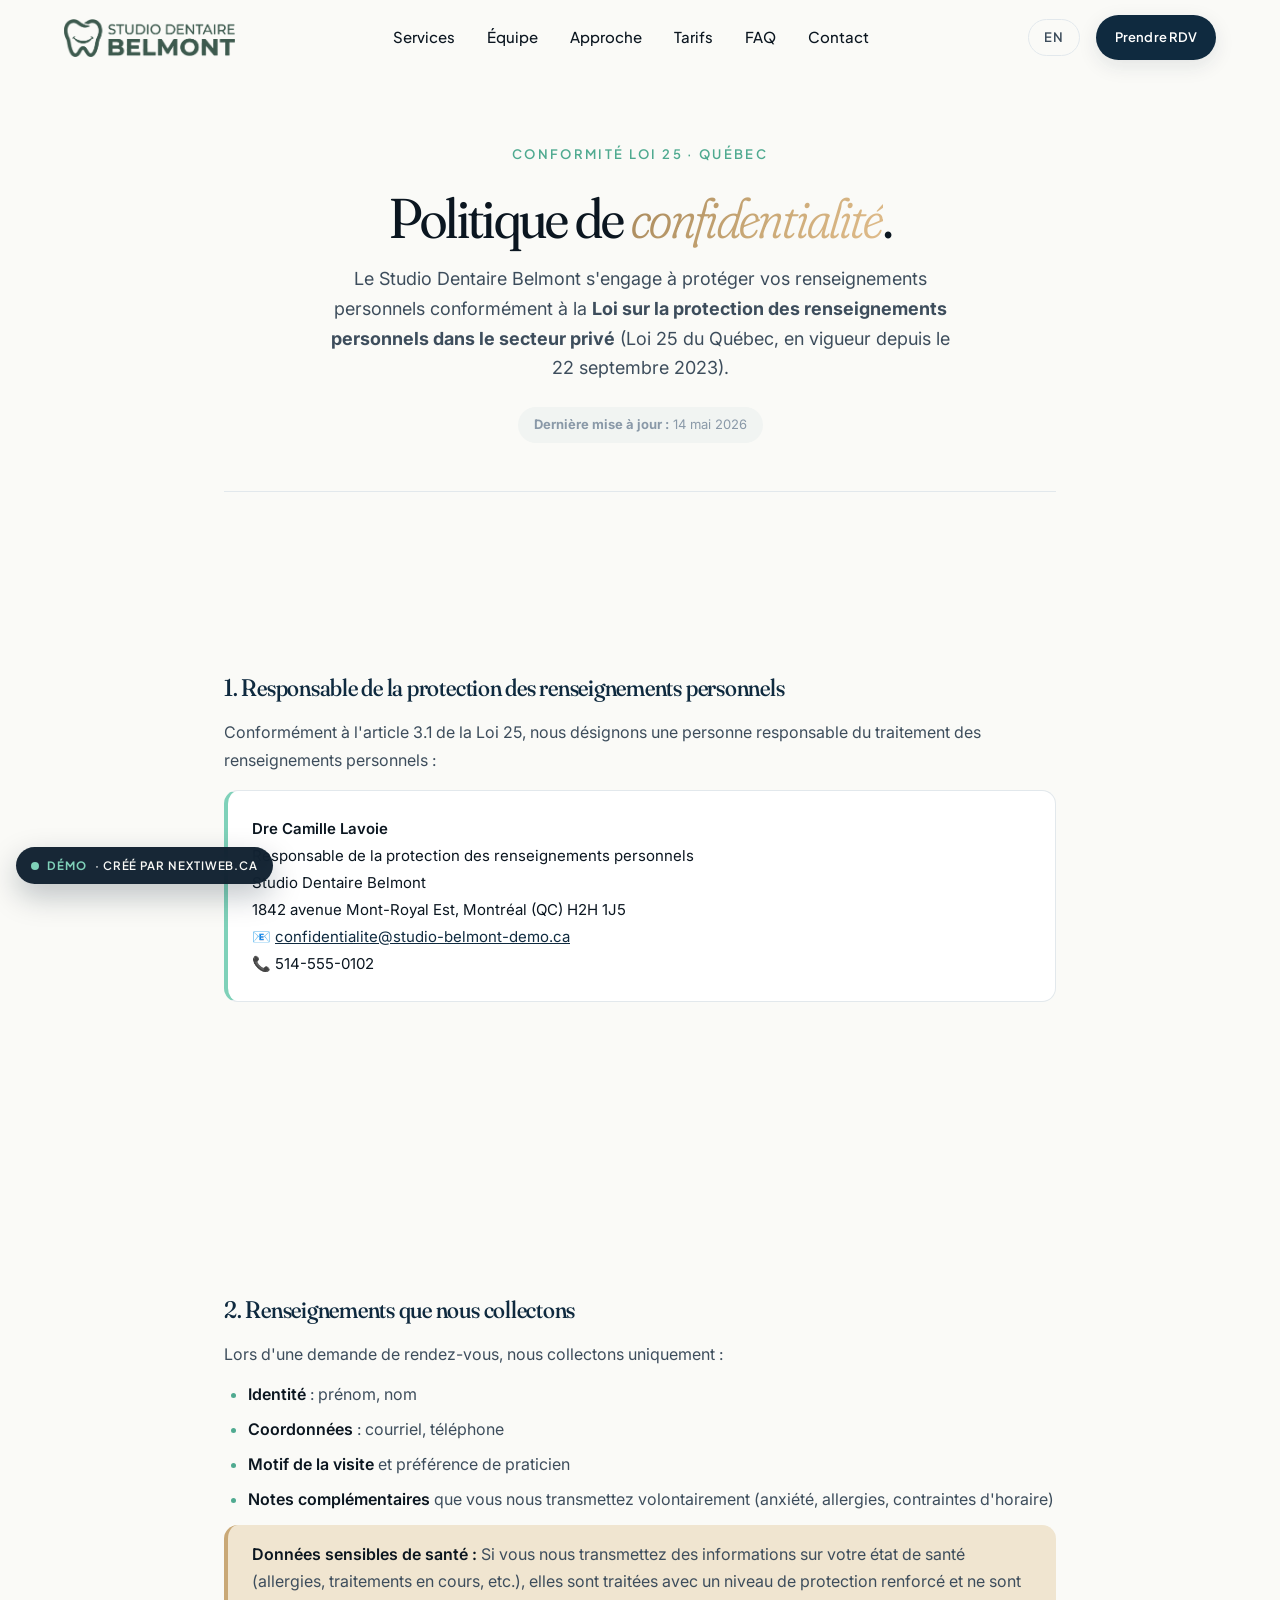
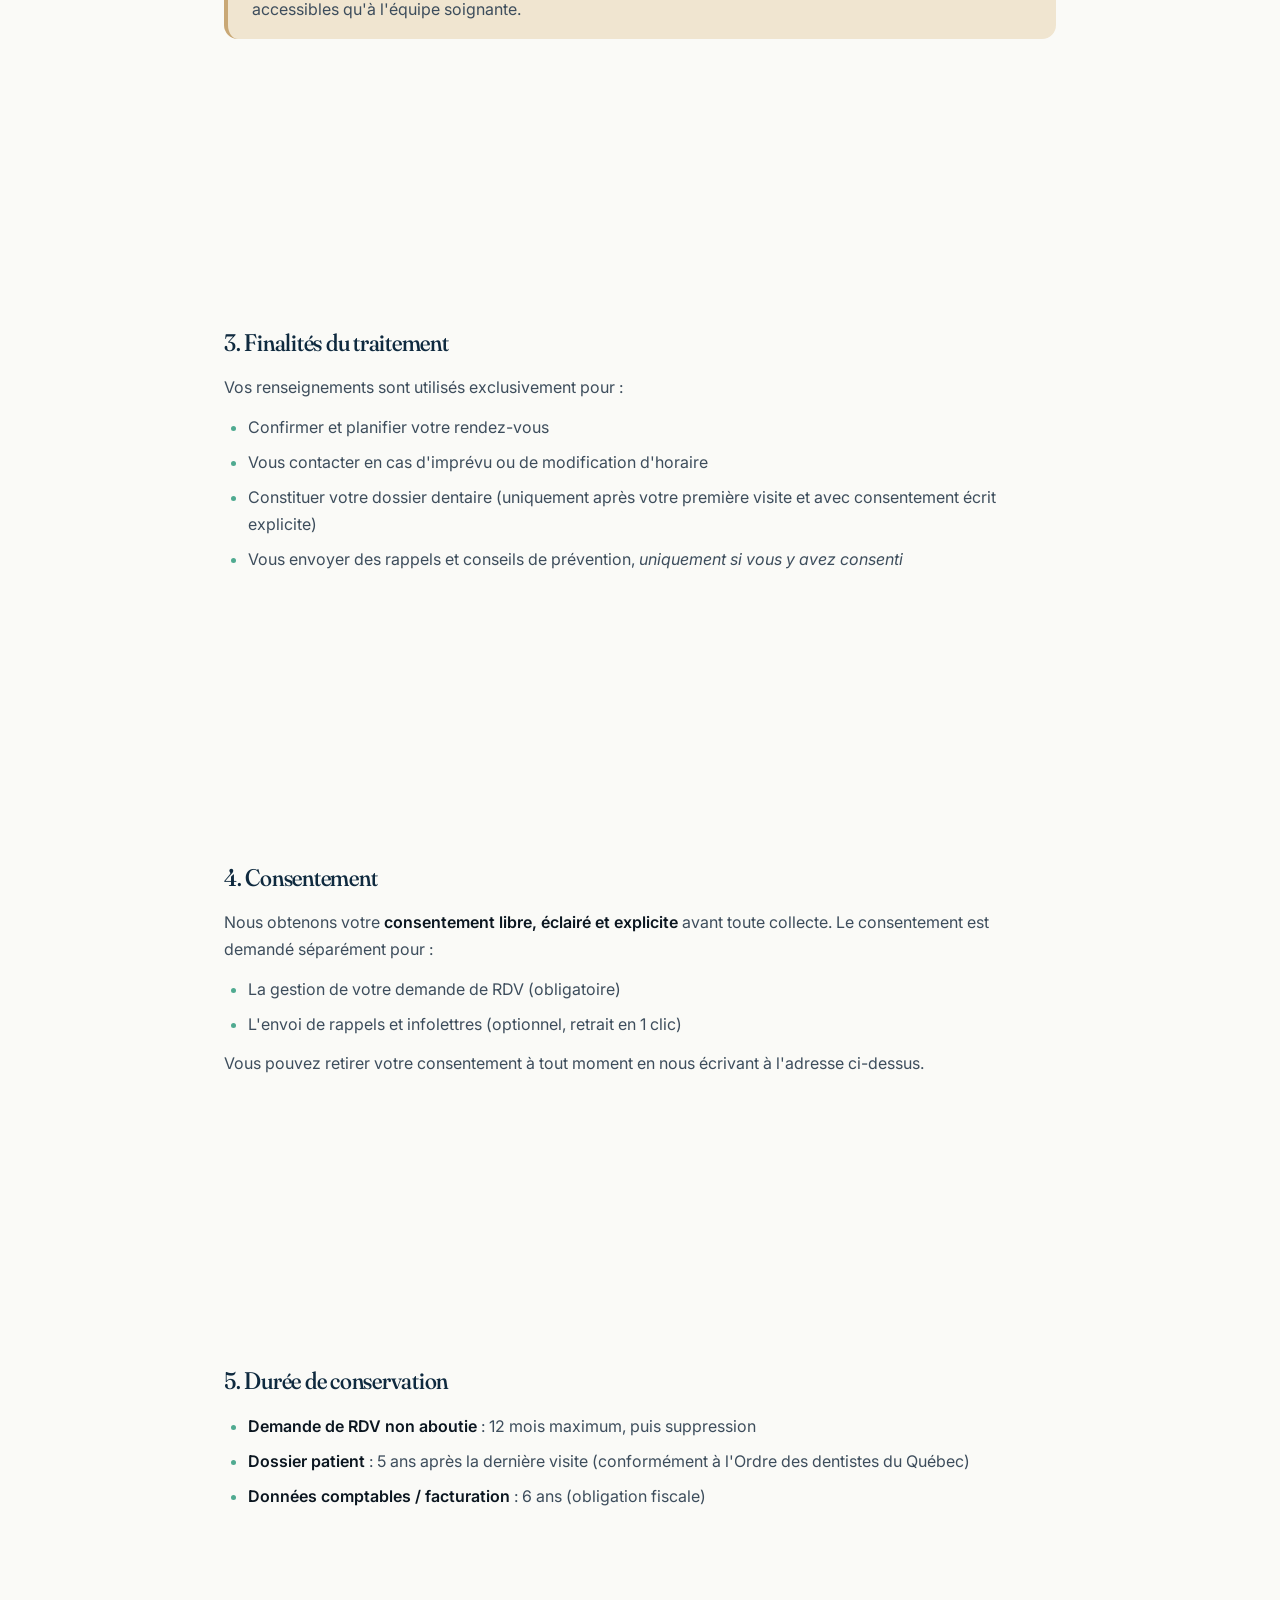
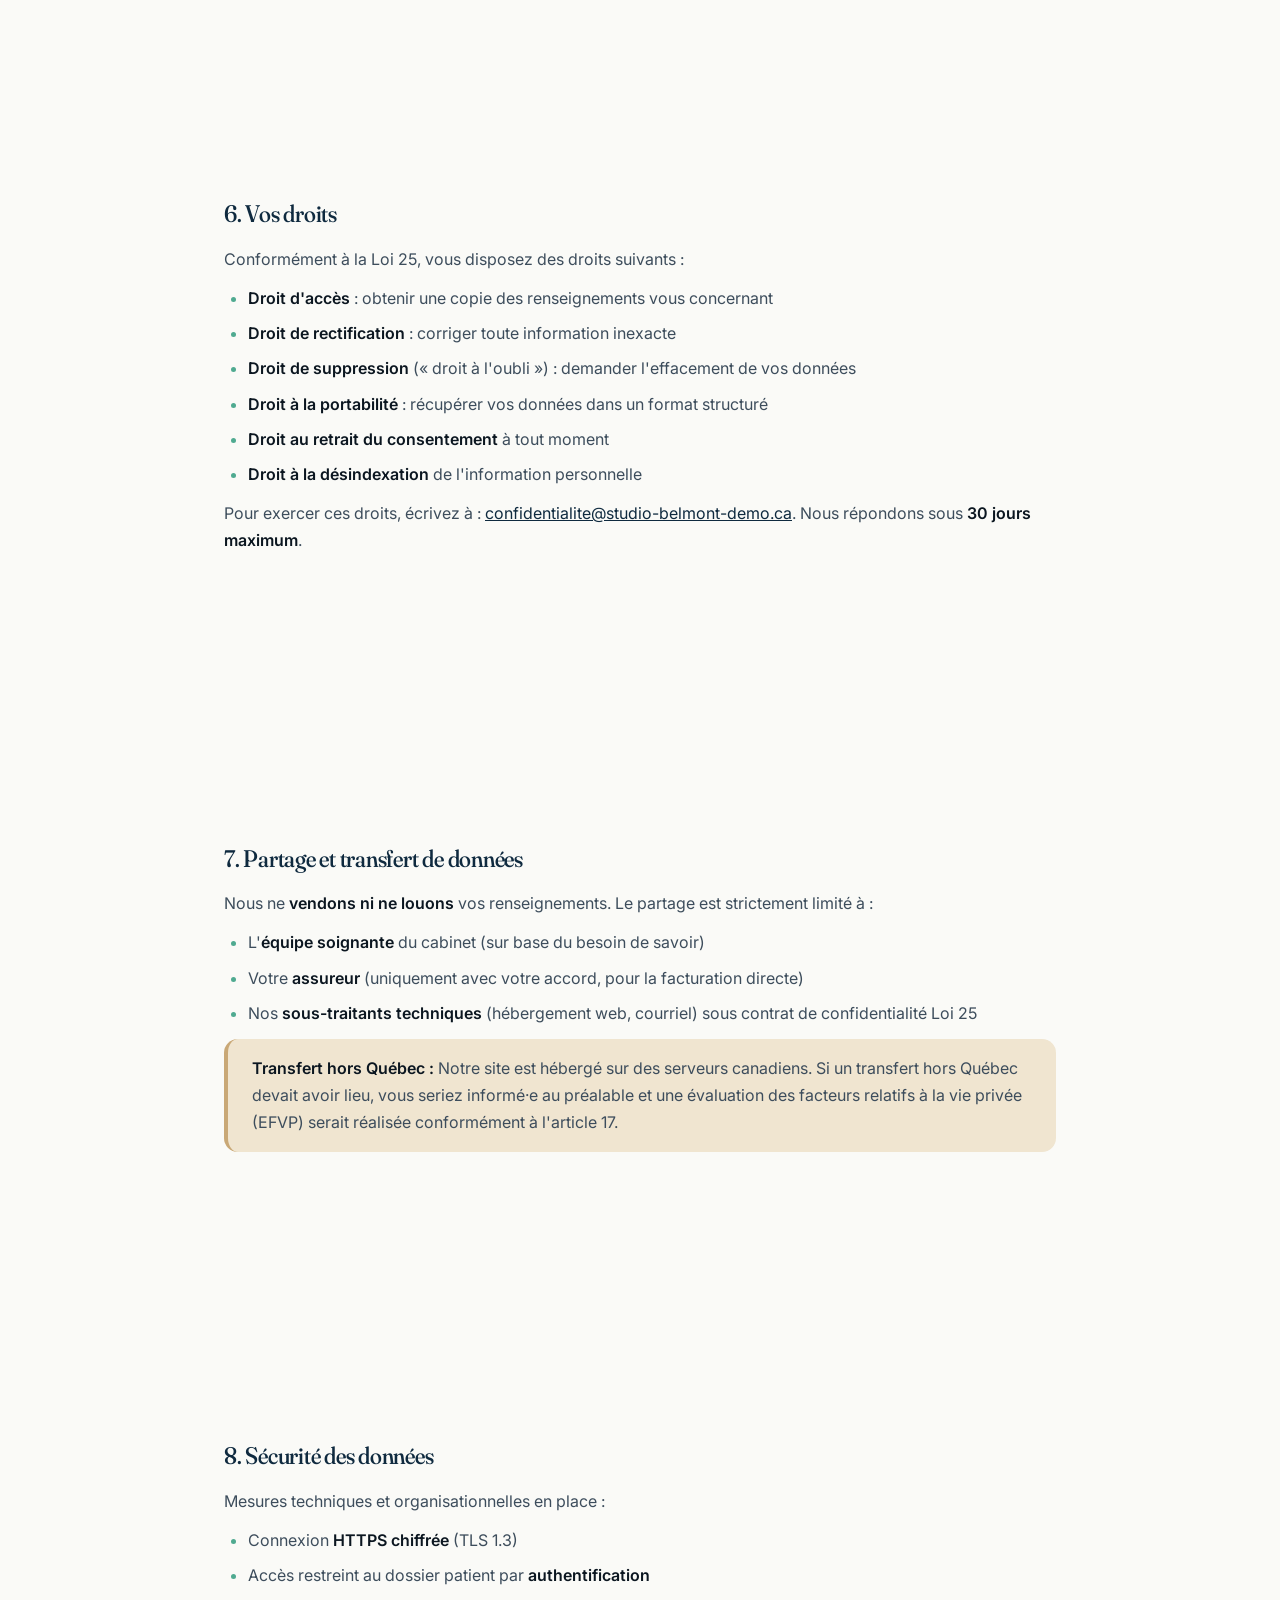
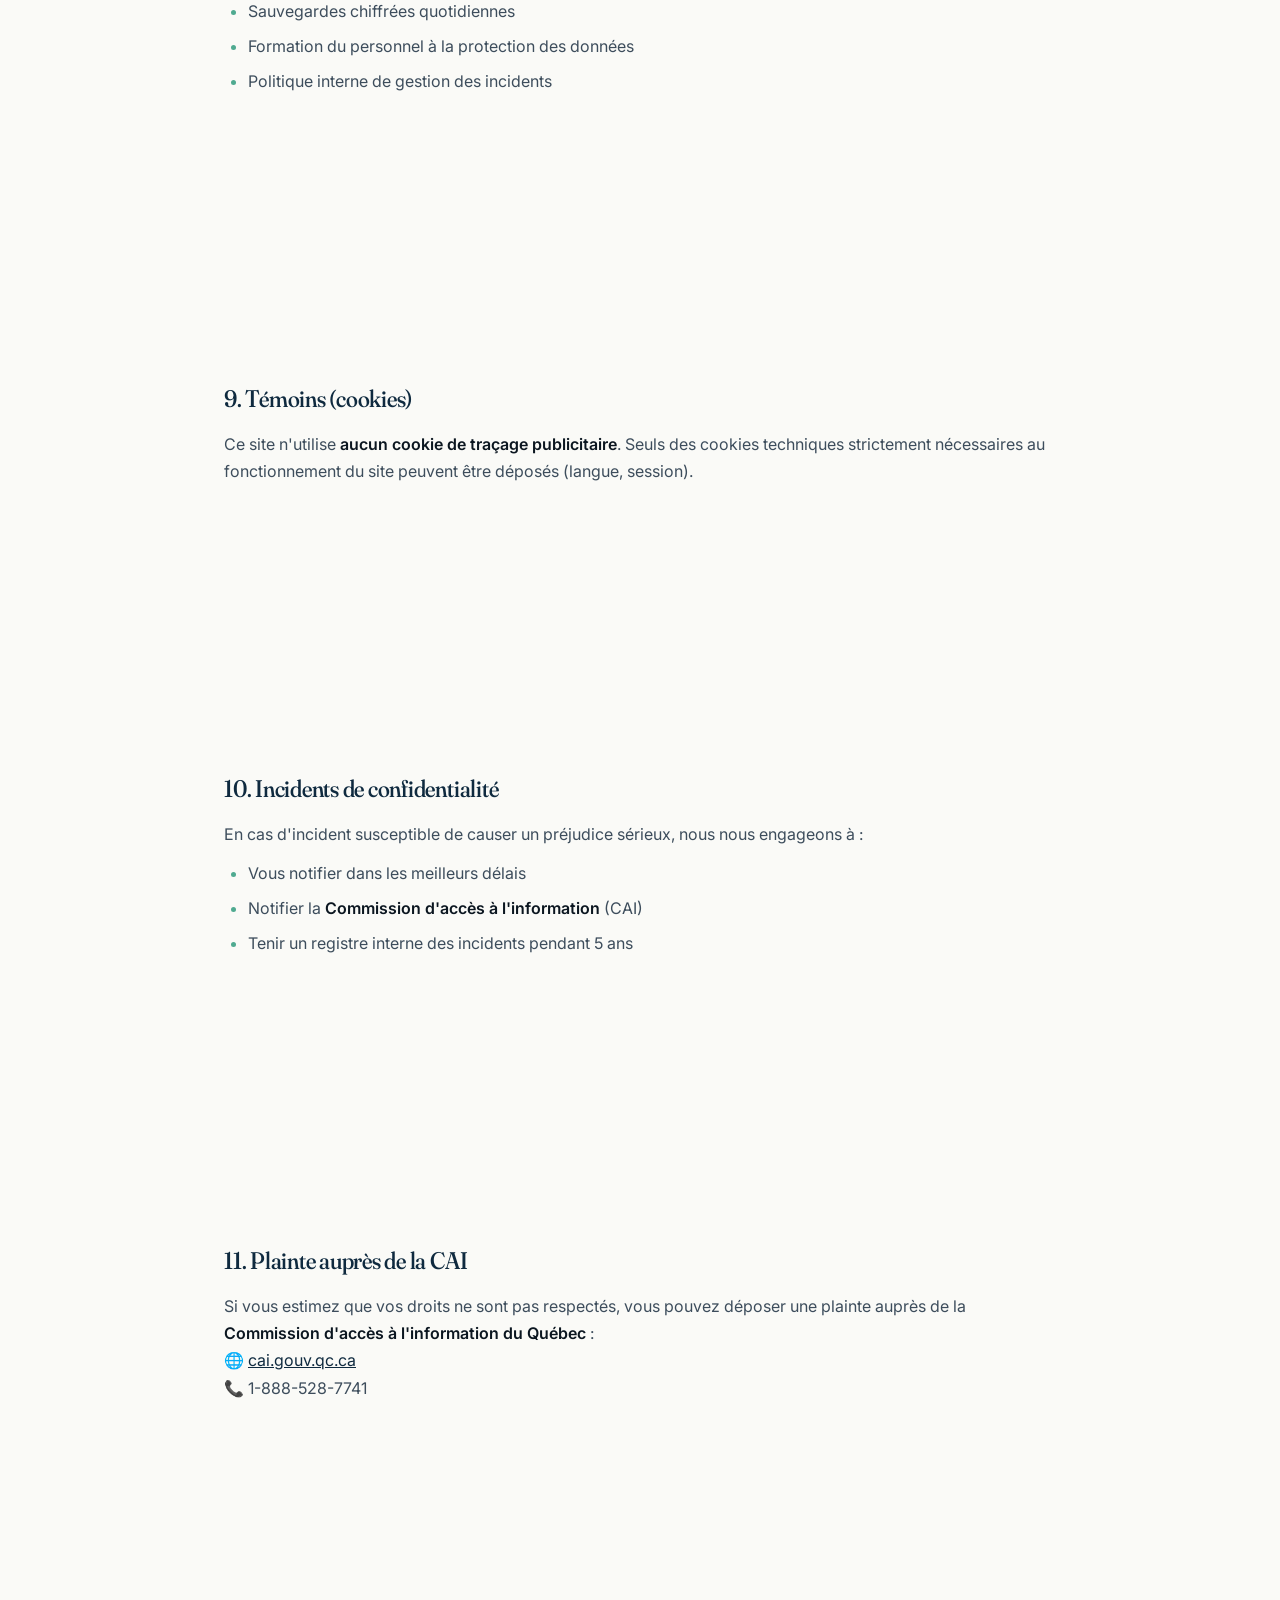
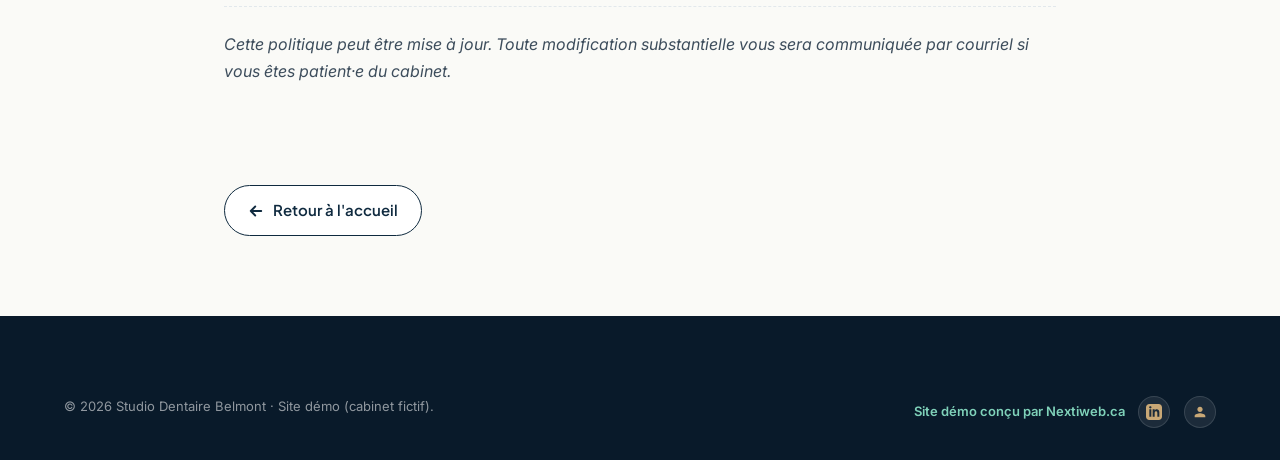
<file: confidentialite.html>
<!DOCTYPE html>
<html lang="fr-CA">
<head>
<meta charset="UTF-8">
<meta name="viewport" content="width=device-width, initial-scale=1.0">
<meta name="theme-color" content="#0F2A3F">
<title>Politique de confidentialité · Loi 25 — Studio Dentaire Belmont</title>
<meta name="description" content="Politique de confidentialité conforme à la Loi 25 du Québec : collecte, conservation, droits, contact du responsable des renseignements personnels.">
<meta name="robots" content="index, follow">
<link rel="canonical" href="https://soins-services.nextiwebstudio.ca/confidentialite.html">
<link rel="alternate" hreflang="fr-CA" href="https://soins-services.nextiwebstudio.ca/confidentialite.html">
<link rel="alternate" hreflang="en-CA" href="https://soins-services.nextiwebstudio.ca/privacy.en.html">

<link rel="icon" href="favicon.ico" sizes="any">
<link rel="icon" href="images/optimized/logo-icon.png" type="image/png">

<link rel="preconnect" href="https://fonts.googleapis.com">
<link rel="preconnect" href="https://fonts.gstatic.com" crossorigin>
<link rel="preload" as="style" href="https://fonts.googleapis.com/css2?family=Fraunces:ital,opsz,wght@0,9..144,300..700;1,9..144,300..700&family=Inter:wght@400;500;600;700&family=Plus+Jakarta+Sans:wght@500;600;700&display=swap" onload="this.onload=null;this.rel='stylesheet'">
<noscript><link rel="stylesheet" href="https://fonts.googleapis.com/css2?family=Fraunces:ital,opsz,wght@0,9..144,300..700;1,9..144,300..700&family=Inter:wght@400;500;600;700&family=Plus+Jakarta+Sans:wght@500;600;700&display=swap"></noscript>
<link rel="stylesheet" href="css/styles.css?v=2026clinical">
</head>

<body>

<a class="skip-link" href="#main">Aller au contenu</a>

<header class="header" id="site-header">
  <div class="container header__inner">
    <a class="header__brand" href="index.html" aria-label="Accueil — Studio Dentaire Belmont">
      <img src="images/optimized/logo-horizontal.png" alt="Studio Dentaire Belmont" width="200" height="55">
    </a>
    <nav class="header__nav" aria-label="Navigation principale">
      <a href="index.html#services">Services</a>
      <a href="index.html#equipe">Équipe</a>
      <a href="index.html#approche">Approche</a>
      <a href="index.html#tarifs">Tarifs</a>
      <a href="index.html#faq">FAQ</a>
      <a href="index.html#contact">Contact</a>
    </nav>
    <div class="header__actions">
      <a class="lang-switch" href="privacy.en.html" hreflang="en">EN</a>
      <a class="btn btn--primary" href="index.html#rdv">Prendre RDV</a>
    </div>
  </div>
</header>

<main id="main" class="legal">
  <div class="container container-narrow">

    <div class="legal__head">
      <span class="section-eyebrow">Conformité Loi 25 · Québec</span>
      <h1 class="legal__title">Politique de <em>confidentialité</em>.</h1>
      <p class="legal__lede">
        Le Studio Dentaire Belmont s'engage à protéger vos renseignements personnels conformément
        à la <strong>Loi sur la protection des renseignements personnels dans le secteur privé</strong>
        (Loi 25 du Québec, en vigueur depuis le 22 septembre 2023).
      </p>
      <p class="legal__updated"><strong>Dernière mise à jour :</strong> 14 mai 2026</p>
    </div>

    <article class="legal__article">

      <section>
        <h2>1. Responsable de la protection des renseignements personnels</h2>
        <p>
          Conformément à l'article 3.1 de la Loi 25, nous désignons une personne responsable du
          traitement des renseignements personnels :
        </p>
        <div class="legal__card">
          <strong>Dre Camille Lavoie</strong><br>
          Responsable de la protection des renseignements personnels<br>
          Studio Dentaire Belmont<br>
          1842 avenue Mont-Royal Est, Montréal (QC) H2H&nbsp;1J5<br>
          📧 <a href="mailto:confidentialite@studio-belmont-demo.ca">confidentialite@studio-belmont-demo.ca</a><br>
          📞 514-555-0102
        </div>
      </section>

      <section>
        <h2>2. Renseignements que nous collectons</h2>
        <p>Lors d'une demande de rendez-vous, nous collectons uniquement&nbsp;:</p>
        <ul>
          <li><strong>Identité</strong> : prénom, nom</li>
          <li><strong>Coordonnées</strong> : courriel, téléphone</li>
          <li><strong>Motif de la visite</strong> et préférence de praticien</li>
          <li><strong>Notes complémentaires</strong> que vous nous transmettez volontairement (anxiété, allergies, contraintes d'horaire)</li>
        </ul>
        <p class="legal__note">
          <strong>Données sensibles de santé :</strong> Si vous nous transmettez des informations sur votre
          état de santé (allergies, traitements en cours, etc.), elles sont traitées avec un niveau de
          protection renforcé et ne sont accessibles qu'à l'équipe soignante.
        </p>
      </section>

      <section>
        <h2>3. Finalités du traitement</h2>
        <p>Vos renseignements sont utilisés exclusivement pour&nbsp;:</p>
        <ul>
          <li>Confirmer et planifier votre rendez-vous</li>
          <li>Vous contacter en cas d'imprévu ou de modification d'horaire</li>
          <li>Constituer votre dossier dentaire (uniquement après votre première visite et avec consentement écrit explicite)</li>
          <li>Vous envoyer des rappels et conseils de prévention, <em>uniquement si vous y avez consenti</em></li>
        </ul>
      </section>

      <section>
        <h2>4. Consentement</h2>
        <p>
          Nous obtenons votre <strong>consentement libre, éclairé et explicite</strong> avant toute collecte.
          Le consentement est demandé séparément pour&nbsp;:
        </p>
        <ul>
          <li>La gestion de votre demande de RDV (obligatoire)</li>
          <li>L'envoi de rappels et infolettres (optionnel, retrait en 1 clic)</li>
        </ul>
        <p>Vous pouvez retirer votre consentement à tout moment en nous écrivant à l'adresse ci-dessus.</p>
      </section>

      <section>
        <h2>5. Durée de conservation</h2>
        <ul>
          <li><strong>Demande de RDV non aboutie</strong> : 12 mois maximum, puis suppression</li>
          <li><strong>Dossier patient</strong> : 5 ans après la dernière visite (conformément à l'Ordre des dentistes du Québec)</li>
          <li><strong>Données comptables / facturation</strong> : 6 ans (obligation fiscale)</li>
        </ul>
      </section>

      <section>
        <h2>6. Vos droits</h2>
        <p>Conformément à la Loi 25, vous disposez des droits suivants&nbsp;:</p>
        <ul>
          <li><strong>Droit d'accès</strong> : obtenir une copie des renseignements vous concernant</li>
          <li><strong>Droit de rectification</strong> : corriger toute information inexacte</li>
          <li><strong>Droit de suppression</strong> (« droit à l'oubli ») : demander l'effacement de vos données</li>
          <li><strong>Droit à la portabilité</strong> : récupérer vos données dans un format structuré</li>
          <li><strong>Droit au retrait du consentement</strong> à tout moment</li>
          <li><strong>Droit à la désindexation</strong> de l'information personnelle</li>
        </ul>
        <p>
          Pour exercer ces droits, écrivez à&nbsp;:
          <a href="mailto:confidentialite@studio-belmont-demo.ca">confidentialite@studio-belmont-demo.ca</a>.
          Nous répondons sous <strong>30 jours maximum</strong>.
        </p>
      </section>

      <section>
        <h2>7. Partage et transfert de données</h2>
        <p>
          Nous ne <strong>vendons ni ne louons</strong> vos renseignements. Le partage est strictement limité à&nbsp;:
        </p>
        <ul>
          <li>L'<strong>équipe soignante</strong> du cabinet (sur base du besoin de savoir)</li>
          <li>Votre <strong>assureur</strong> (uniquement avec votre accord, pour la facturation directe)</li>
          <li>Nos <strong>sous-traitants techniques</strong> (hébergement web, courriel) sous contrat de confidentialité Loi 25</li>
        </ul>
        <p class="legal__note">
          <strong>Transfert hors Québec :</strong> Notre site est hébergé sur des serveurs canadiens.
          Si un transfert hors Québec devait avoir lieu, vous seriez informé·e au préalable et une
          évaluation des facteurs relatifs à la vie privée (EFVP) serait réalisée conformément à l'article 17.
        </p>
      </section>

      <section>
        <h2>8. Sécurité des données</h2>
        <p>Mesures techniques et organisationnelles en place&nbsp;:</p>
        <ul>
          <li>Connexion <strong>HTTPS chiffrée</strong> (TLS 1.3)</li>
          <li>Accès restreint au dossier patient par <strong>authentification</strong></li>
          <li>Sauvegardes chiffrées quotidiennes</li>
          <li>Formation du personnel à la protection des données</li>
          <li>Politique interne de gestion des incidents</li>
        </ul>
      </section>

      <section>
        <h2>9. Témoins (cookies)</h2>
        <p>
          Ce site n'utilise <strong>aucun cookie de traçage publicitaire</strong>. Seuls des cookies
          techniques strictement nécessaires au fonctionnement du site peuvent être déposés (langue, session).
        </p>
      </section>

      <section>
        <h2>10. Incidents de confidentialité</h2>
        <p>
          En cas d'incident susceptible de causer un préjudice sérieux, nous nous engageons à&nbsp;:
        </p>
        <ul>
          <li>Vous notifier dans les meilleurs délais</li>
          <li>Notifier la <strong>Commission d'accès à l'information</strong> (CAI)</li>
          <li>Tenir un registre interne des incidents pendant 5 ans</li>
        </ul>
      </section>

      <section>
        <h2>11. Plainte auprès de la CAI</h2>
        <p>
          Si vous estimez que vos droits ne sont pas respectés, vous pouvez déposer une plainte auprès de la
          <strong>Commission d'accès à l'information du Québec</strong> :<br>
          🌐 <a href="https://www.cai.gouv.qc.ca" target="_blank" rel="noopener">cai.gouv.qc.ca</a><br>
          📞 1-888-528-7741
        </p>
      </section>

      <p class="legal__footer-note">
        Cette politique peut être mise à jour. Toute modification substantielle vous sera communiquée
        par courriel si vous êtes patient·e du cabinet.
      </p>

    </article>

    <a class="legal__back" href="index.html">
      <svg viewBox="0 0 24 24" fill="none" stroke="currentColor" stroke-width="2.5"><path d="M19 12H5M11 18l-6-6 6-6" stroke-linecap="round" stroke-linejoin="round"/></svg>
      Retour à l'accueil
    </a>

  </div>
</main>

<footer class="footer">
  <div class="container">
    <div class="footer__bottom" style="border-top:none;padding-top:0;">
      <div>© 2026 Studio Dentaire Belmont · Site démo (cabinet fictif).</div>
      <div>
        <a class="footer__nextiweb" href="https://nextiweb.ca" target="_blank" rel="noopener">Site démo conçu par Nextiweb.ca</a>
        <a class="footer__social" href="https://www.linkedin.com/company/25819184/" target="_blank" rel="noopener" aria-label="Nextiweb sur LinkedIn">
          <svg viewBox="0 0 24 24" fill="currentColor" aria-hidden="true"><path d="M19 0h-14c-2.761 0-5 2.239-5 5v14c0 2.761 2.239 5 5 5h14c2.762 0 5-2.239 5-5v-14c0-2.761-2.238-5-5-5zm-11 19h-3v-11h3v11zm-1.5-12.268c-.966 0-1.75-.79-1.75-1.764s.784-1.764 1.75-1.764 1.75.79 1.75 1.764-.783 1.764-1.75 1.764zm13.5 12.268h-3v-5.604c0-3.368-4-3.113-4 0v5.604h-3v-11h3v1.765c1.396-2.586 7-2.777 7 2.476v6.759z"/></svg>
        </a>
        <a class="footer__social" href="https://www.linkedin.com/in/khadija-ait-lassri/" target="_blank" rel="noopener" aria-label="Khadija Aït Lassri sur LinkedIn" title="Khadija Aït Lassri · Fondatrice">
          <svg viewBox="0 0 24 24" fill="currentColor" aria-hidden="true"><path d="M12 12c2.21 0 4-1.79 4-4s-1.79-4-4-4-4 1.79-4 4 1.79 4 4 4zm0 2c-2.67 0-8 1.34-8 4v2h16v-2c0-2.66-5.33-4-8-4z"/></svg>
        </a>
      </div>
    </div>
  </div>
</footer>

<a class="demo-badge" href="https://nextiweb.ca" target="_blank" rel="noopener" aria-label="Site démo conçu par Nextiweb.ca">
  <strong>DÉMO</strong> · Créé par Nextiweb.ca
</a>

</body>
</html>
</file>
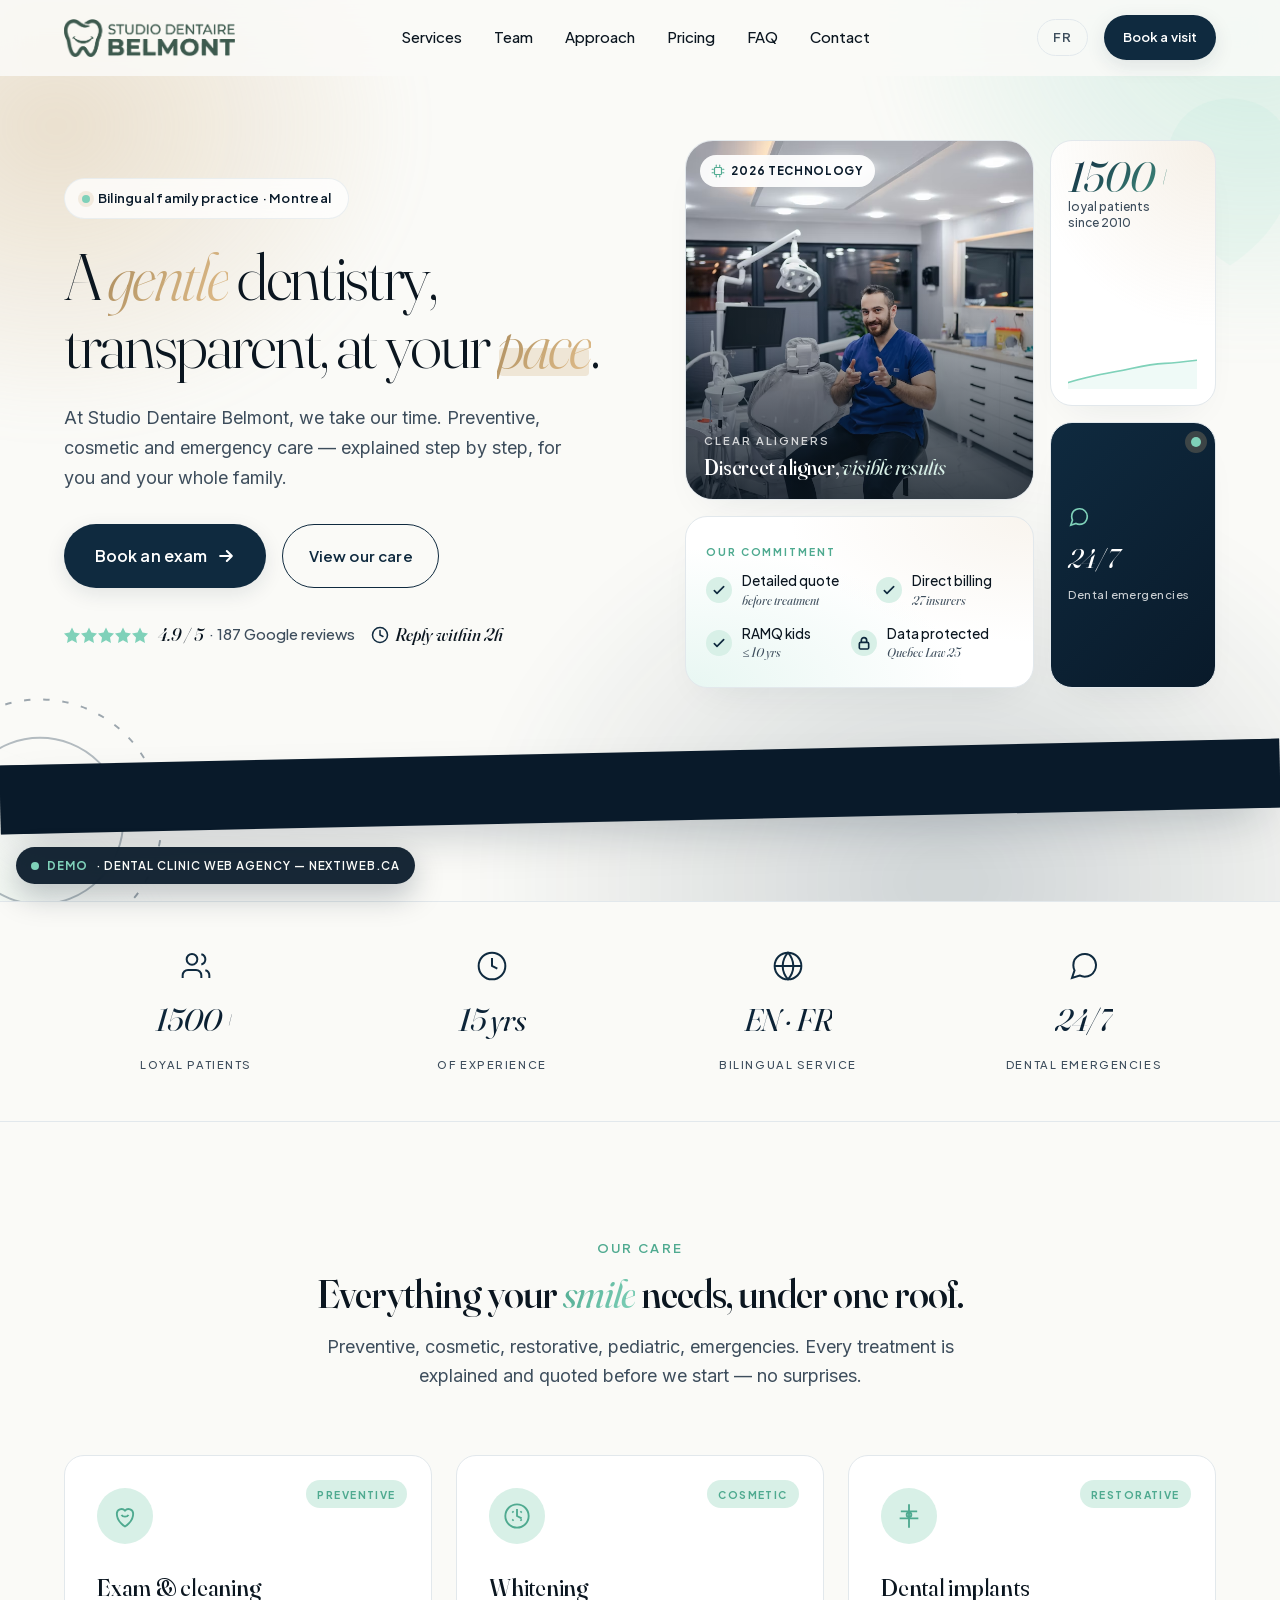
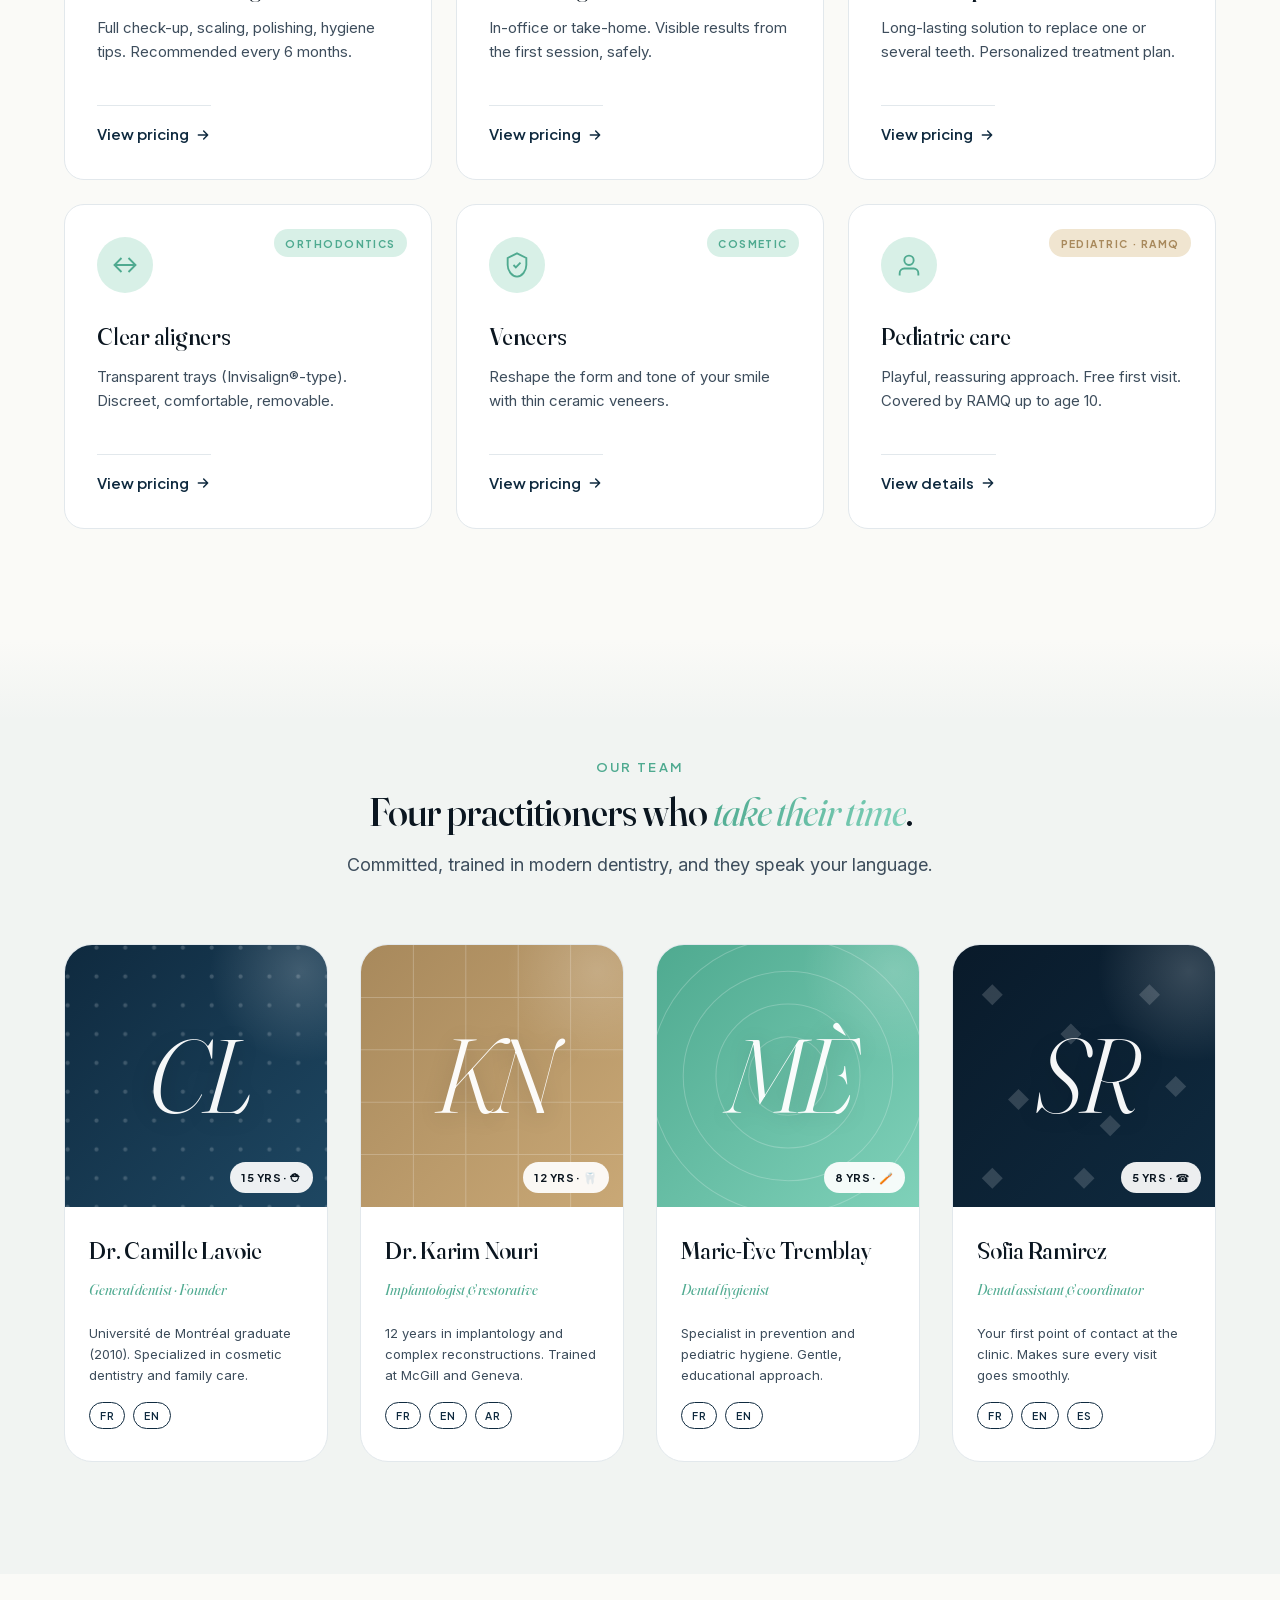
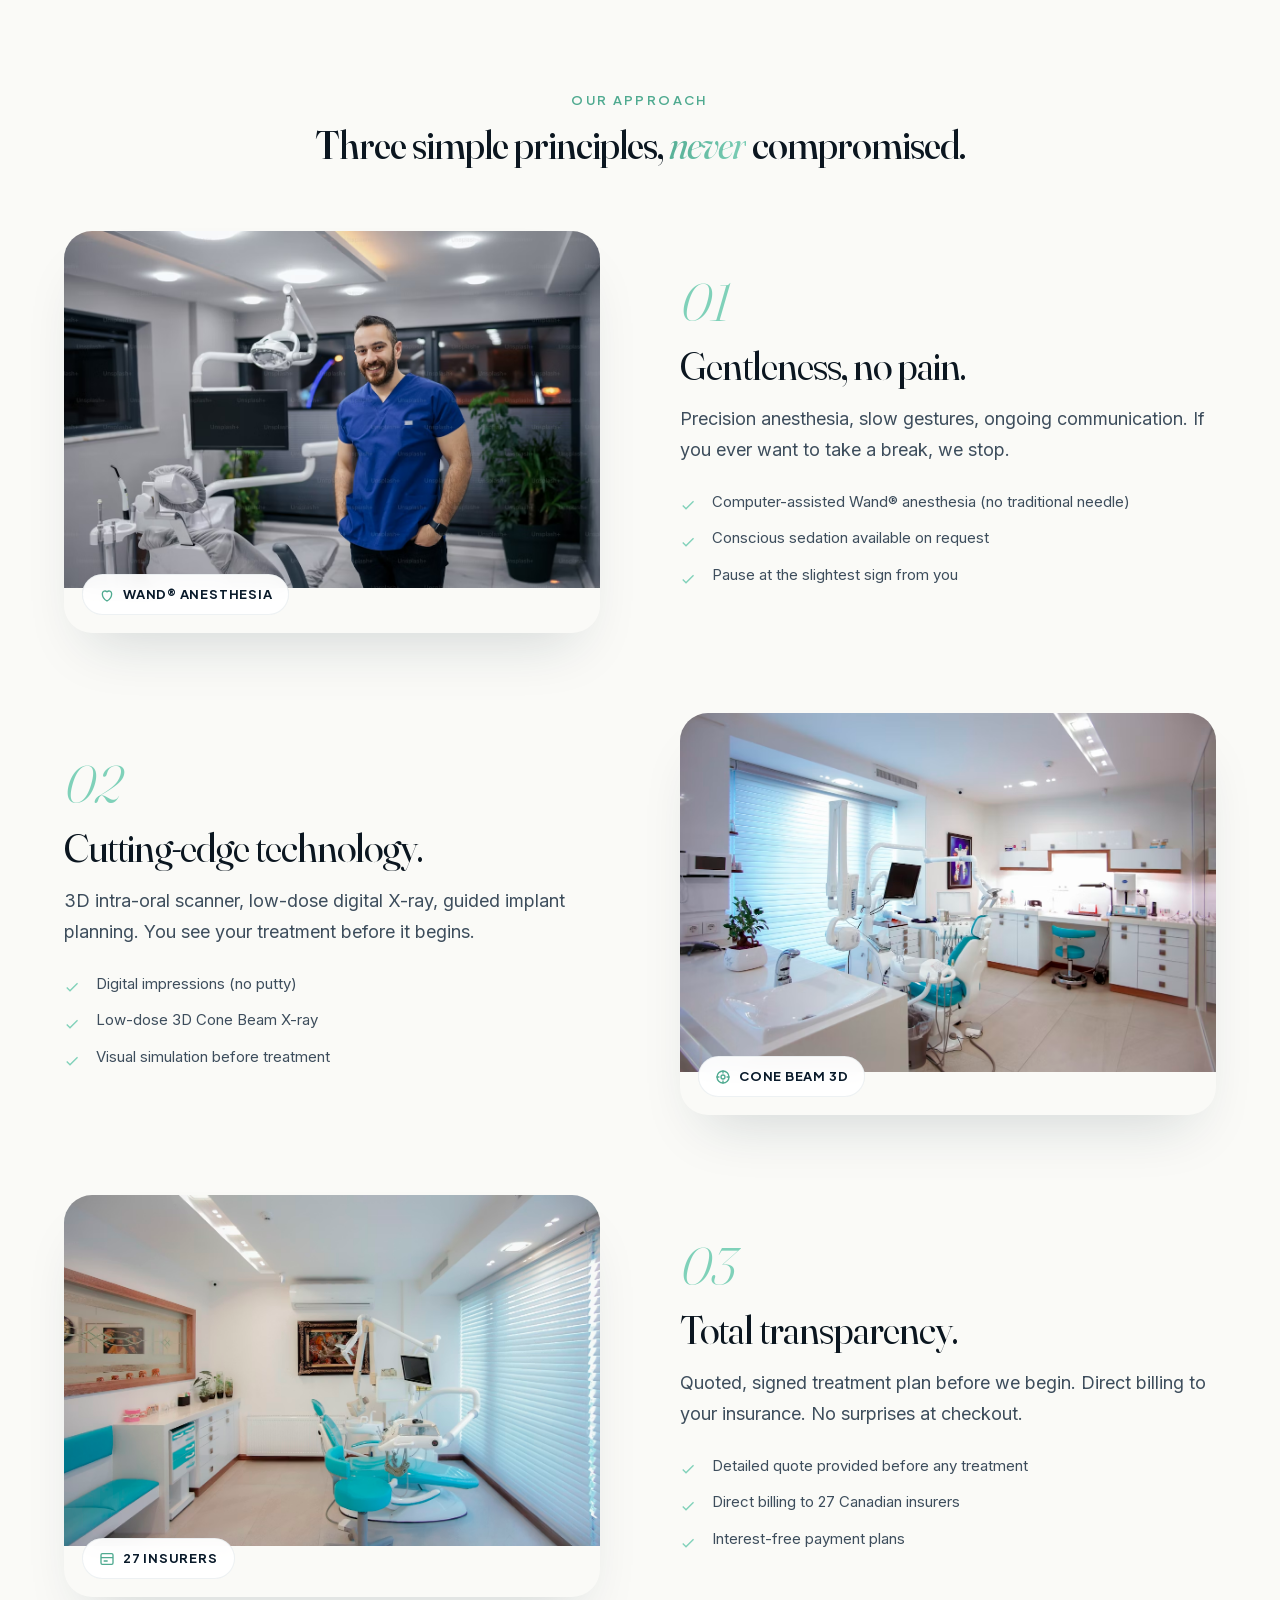
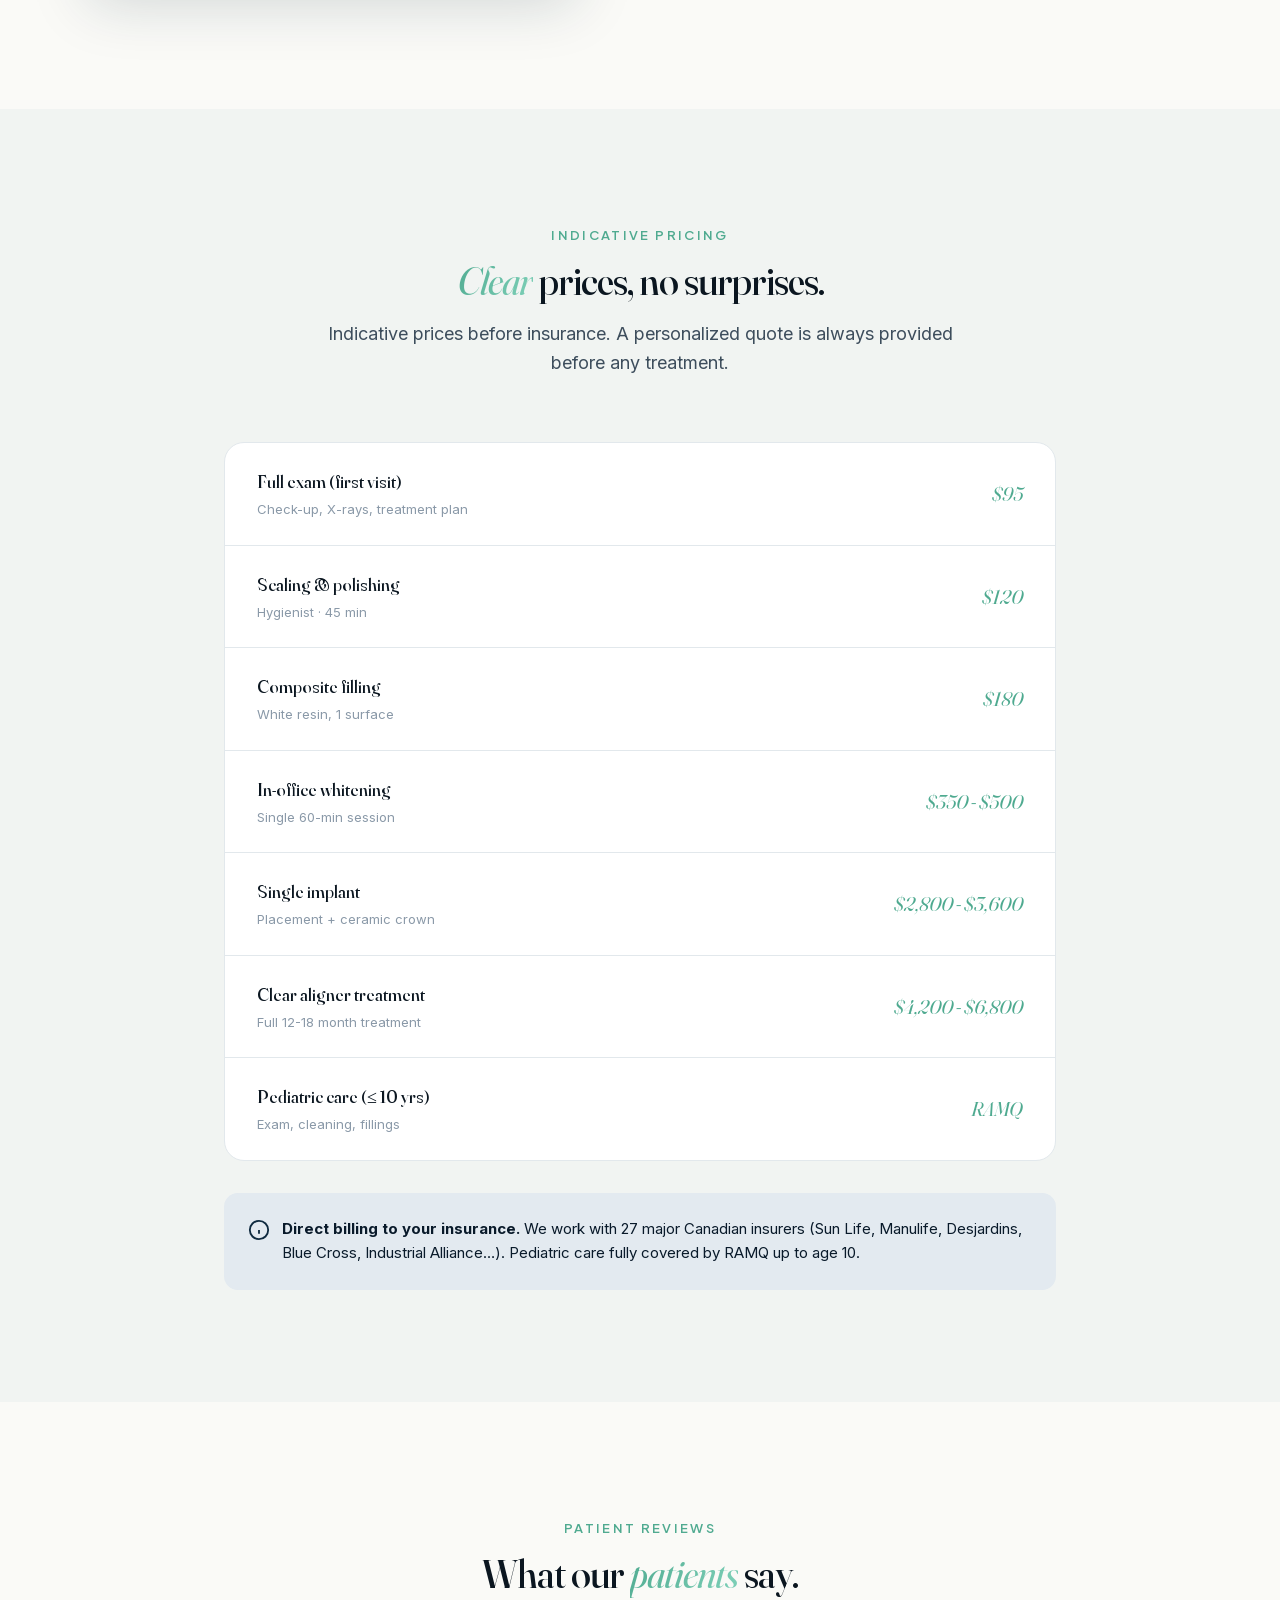
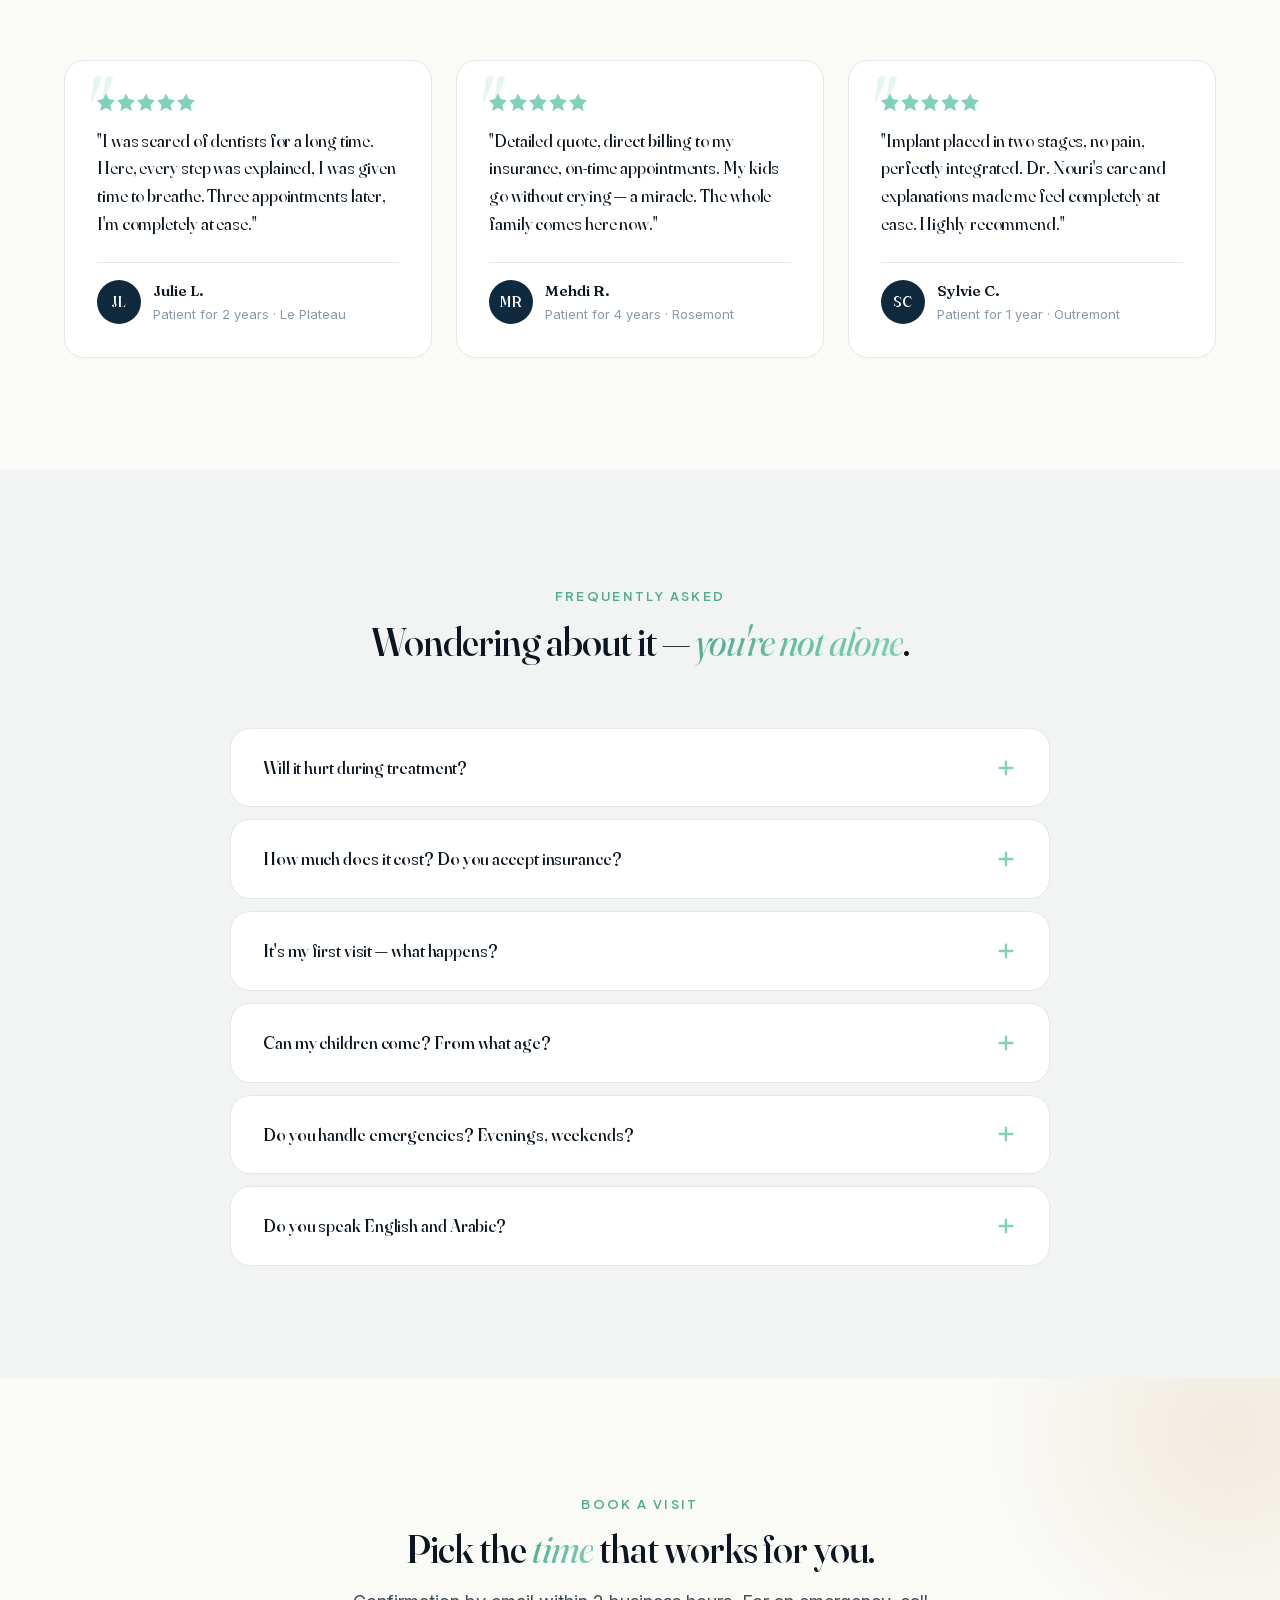
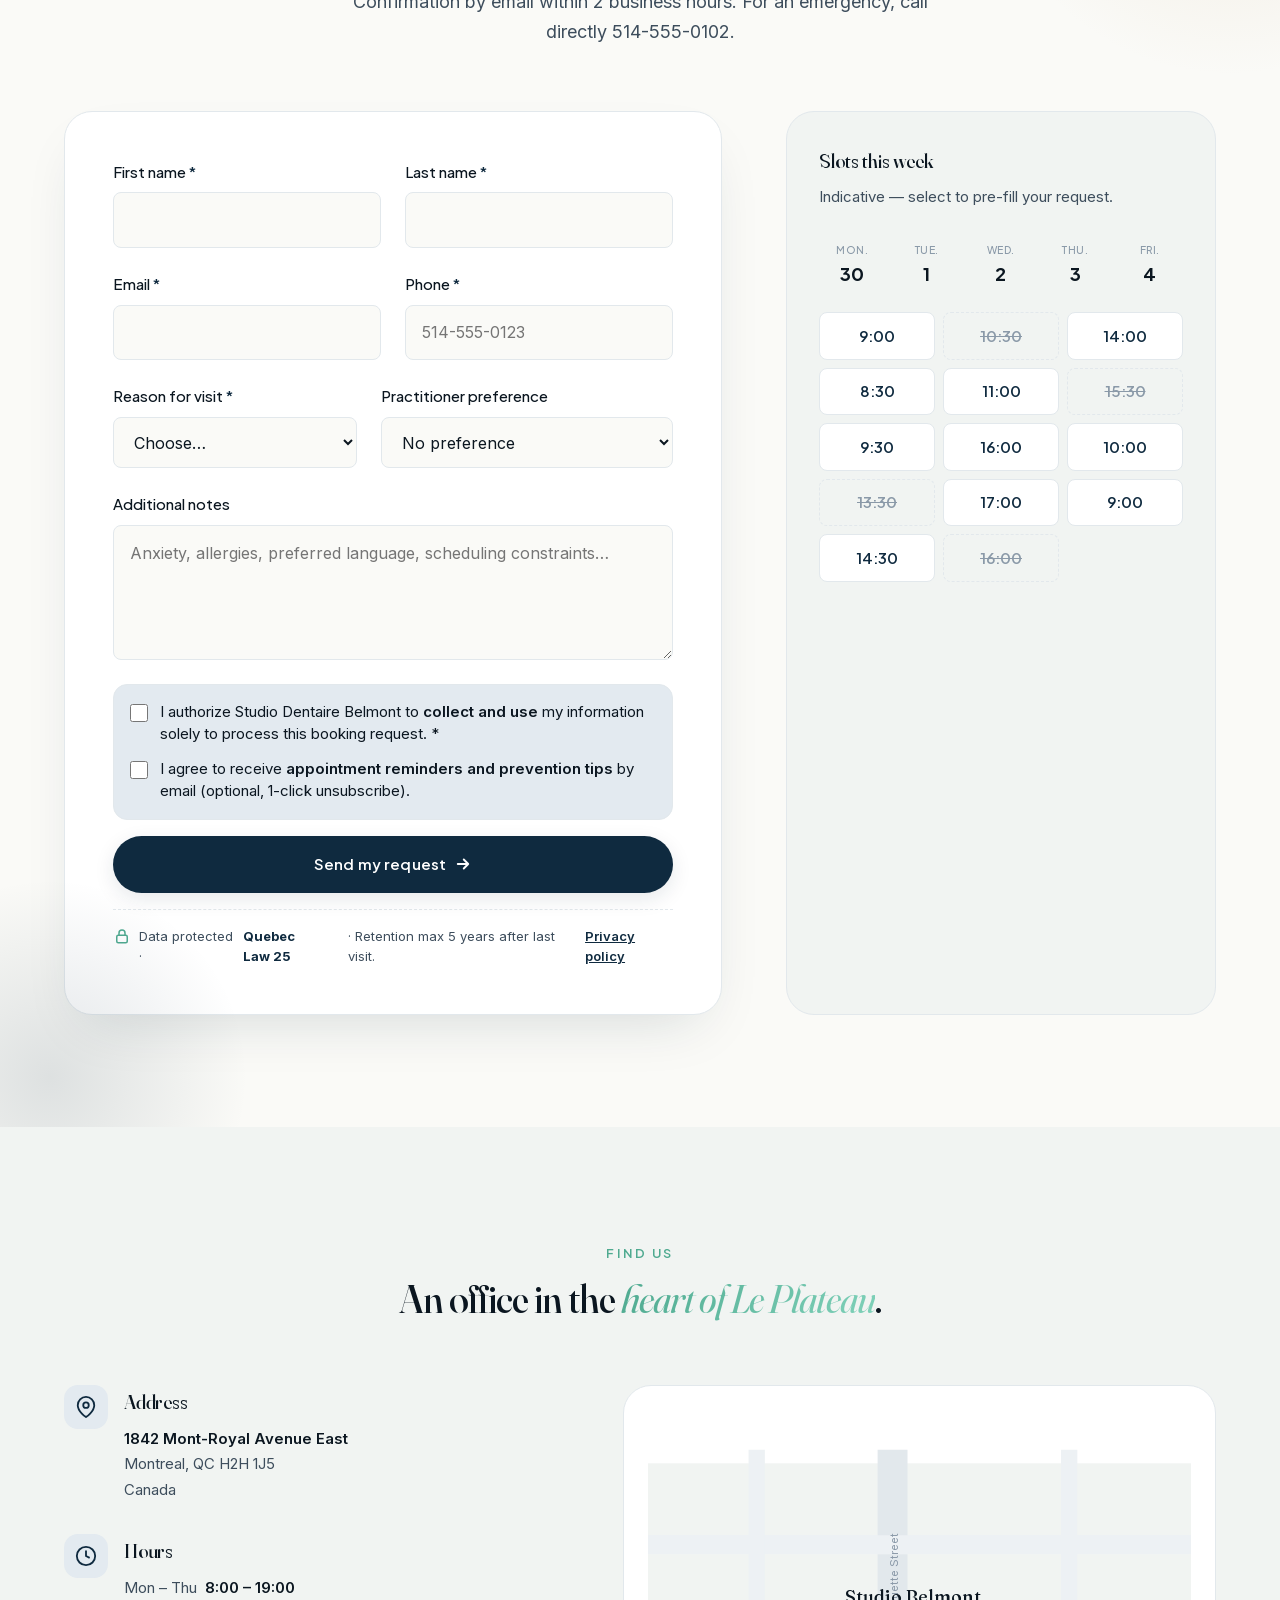
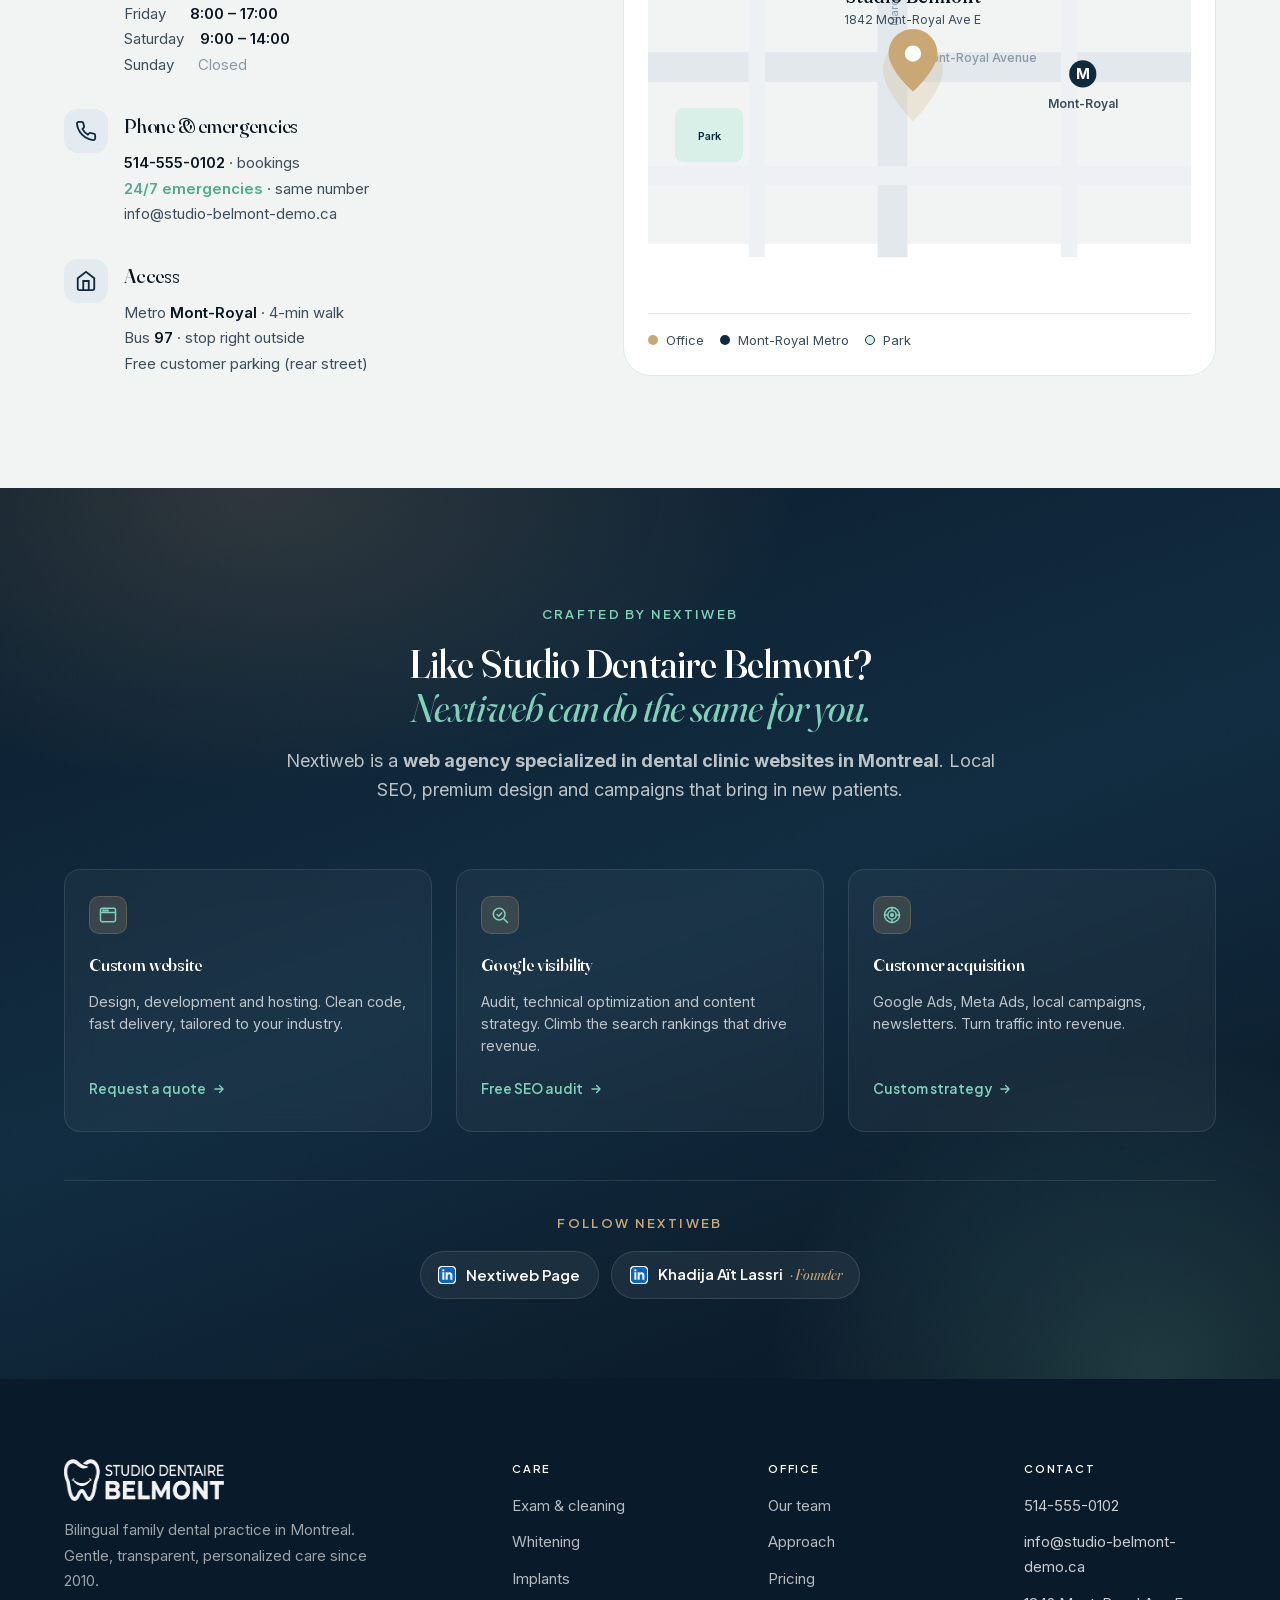
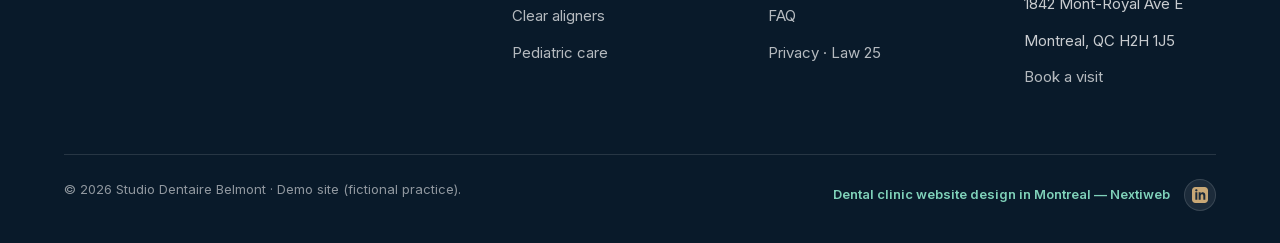
<file: index.en.html>
<!DOCTYPE html>
<html lang="en-CA">
<head>
<meta charset="UTF-8">
<meta name="viewport" content="width=device-width, initial-scale=1.0">
<meta name="theme-color" content="#0F2A3F">
<title>Studio Dentaire Belmont — Demo by Nextiweb · Web agency for dental clinics in Montreal</title>
<meta name="description" content="Demo site built by Nextiweb, a web agency specialized in dental clinic websites in Montreal. Premium design, local SEO, online booking.">
<meta name="keywords" content="dentist Montreal, bilingual dental clinic, teeth whitening, implants, clear aligners, dental emergencies, family dentist, Plateau dental office">
<meta name="author" content="Studio Dentaire Belmont">
<meta name="robots" content="index, follow">

<link rel="alternate" hreflang="fr-CA" href="https://soins-services.nextiwebstudio.ca/">
<link rel="alternate" hreflang="en-CA" href="https://soins-services.nextiwebstudio.ca/index.en.html">
<link rel="alternate" hreflang="x-default" href="https://soins-services.nextiwebstudio.ca/">
<link rel="canonical" href="https://soins-services.nextiwebstudio.ca/index.en.html">

<meta property="og:type" content="website">
<meta property="og:locale" content="en_CA">
<meta property="og:locale:alternate" content="fr_CA">
<meta property="og:site_name" content="Studio Dentaire Belmont">
<meta property="og:title" content="Studio Dentaire Belmont — Demo by Nextiweb · Web agency for dental clinics in Montreal">
<meta property="og:description" content="Demo site built by Nextiweb, a web agency specialized in dental clinic websites in Montreal. Premium design, local SEO, online booking.">
<meta property="og:url" content="https://soins-services.nextiwebstudio.ca/index.en.html">
<meta property="og:image" content="https://soins-services.nextiwebstudio.ca/images/optimized/demo-nextiweb-agence-web-cliniques-dentaires-montreal.jpg">
<meta property="og:image:width" content="1200">
<meta property="og:image:height" content="630">
<meta property="og:image:alt" content="Studio Dentaire Belmont logo — Family dental practice · Montreal">

<meta name="twitter:card" content="summary_large_image">
<meta name="twitter:title" content="Studio Dentaire Belmont — Dentist in Montreal">
<meta name="twitter:description" content="Gentle, transparent, personalized dental care. Bilingual EN/FR.">
<meta name="twitter:image" content="https://soins-services.nextiwebstudio.ca/images/optimized/demo-nextiweb-agence-web-cliniques-dentaires-montreal.jpg">

<link rel="icon" href="favicon.ico" sizes="any">
<link rel="icon" href="images/optimized/logo-icon.png" type="image/png">
<link rel="apple-touch-icon" href="images/optimized/apple-touch-icon.png">

<!-- Self-hosted fonts — eliminates Google Fonts DNS/connection -->
<link rel="preload" href="fonts/inter-latin.woff2" as="font" type="font/woff2" crossorigin>
<link rel="preload" href="fonts/fraunces-normal-latin.woff2" as="font" type="font/woff2" crossorigin>

<link rel="preload" as="image" href="images/dentiste2.avif" type="image/avif" fetchpriority="high">

<link rel="stylesheet" href="css/styles.min.css?v=2026clinical">

<script type="application/ld+json">
{
  "@context": "https://schema.org",
  "@type": "Dentist",
  "@id": "https://soins-services.nextiwebstudio.ca/#dentist",
  "name": "Studio Dentaire Belmont",
  "alternateName": "Belmont Dental Studio",
  "description": "Bilingual family dental practice in Montreal. Gentle, transparent, personalized care.",
  "url": "https://soins-services.nextiwebstudio.ca/index.en.html",
  "logo": "https://soins-services.nextiwebstudio.ca/images/optimized/logo-square.png",
  "image": "https://soins-services.nextiwebstudio.ca/images/optimized/demo-nextiweb-agence-web-cliniques-dentaires-montreal.jpg",
  "telephone": "+1-514-555-0102",
  "email": "info@studio-belmont-demo.ca",
  "priceRange": "$$",
  "address": {
    "@type": "PostalAddress",
    "streetAddress": "1842 Mont-Royal Avenue East",
    "addressLocality": "Montreal",
    "addressRegion": "QC",
    "postalCode": "H2H 1J5",
    "addressCountry": "CA"
  },
  "geo": { "@type": "GeoCoordinates", "latitude": 45.5380, "longitude": -73.5742 },
  "openingHoursSpecification": [
    { "@type": "OpeningHoursSpecification", "dayOfWeek": ["Monday","Tuesday","Wednesday","Thursday"], "opens": "08:00", "closes": "19:00" },
    { "@type": "OpeningHoursSpecification", "dayOfWeek": "Friday", "opens": "08:00", "closes": "17:00" },
    { "@type": "OpeningHoursSpecification", "dayOfWeek": "Saturday", "opens": "09:00", "closes": "14:00" }
  ],
  "availableLanguage": ["French", "English", "Arabic", "Spanish"],
  "medicalSpecialty": ["GeneralDentistry", "CosmeticDentistry", "PediatricDentistry", "Orthodontic"],
  "areaServed": { "@type": "City", "name": "Montreal" },
  "aggregateRating": { "@type": "AggregateRating", "ratingValue": "4.9", "reviewCount": "187" },
  "creator": {
    "@type": "ProfessionalService",
    "name": "NEXTIWEB",
    "description": "Web agency specialized in dental clinic websites in Montreal — local SEO, premium design, online booking.",
    "url": "https://nextiweb.ca/cliniques-dentaires.html"
  }
}
</script>
</head>

<body>

<a class="skip-link" href="#main">Skip to content</a>

<header class="header" id="site-header">
  <div class="container header__inner">
    <a class="header__brand" href="/" aria-label="Home — Studio Dentaire Belmont">
      <img src="images/optimized/logo-horizontal.png" alt="Studio Dentaire Belmont — Demo site by Nextiweb, web agency for dental clinics in Montreal" width="200" height="55">
    </a>

    <nav class="header__nav" aria-label="Main navigation">
      <a href="#services">Services</a>
      <a href="#equipe">Team</a>
      <a href="#approche">Approach</a>
      <a href="#tarifs">Pricing</a>
      <a href="#faq">FAQ</a>
      <a href="#contact">Contact</a>
    </nav>

    <div class="header__actions">
      <a class="lang-switch" href="index.html" hreflang="fr" aria-label="Passer en français">FR</a>
      <a class="btn btn--primary" href="#rdv">Book a visit</a>
      <button class="header__menu-btn" id="menu-btn" aria-label="Open menu" aria-expanded="false" aria-controls="mobile-nav">
        <span></span><span></span><span></span>
      </button>
    </div>
  </div>

  <nav class="mobile-nav" id="mobile-nav" aria-label="Mobile menu">
    <a href="#services">Services</a>
    <a href="#equipe">Team</a>
    <a href="#approche">Approach</a>
    <a href="#tarifs">Pricing</a>
    <a href="#faq">FAQ</a>
    <a href="#contact">Contact</a>
    <a href="#rdv" class="btn btn--primary" style="margin-top:1rem;justify-content:center;">Book a visit</a>
  </nav>
</header>

<main id="main">

<section class="hero hero--v2" aria-label="Introduction">
  <div class="hero__bg" aria-hidden="true">
    <div class="hero__mesh"></div>
    <svg class="hero__deco hero__deco--1" viewBox="0 0 100 100" fill="none">
      <path d="M50 12 C30 12 18 28 22 50 C25 65 35 78 50 88 C65 78 75 65 78 50 C82 28 70 12 50 12 Z" fill="currentColor" opacity="0.08"/>
    </svg>
    <svg class="hero__deco hero__deco--2" viewBox="0 0 100 100" fill="none">
      <circle cx="50" cy="50" r="38" stroke="currentColor" stroke-width="0.6" stroke-dasharray="2 4" opacity="0.4"/>
      <circle cx="50" cy="50" r="26" stroke="currentColor" stroke-width="0.6" opacity="0.3"/>
    </svg>
  </div>

  <div class="container hero__inner">
    <div class="hero__copy">
      <span class="hero__badge">
        <span class="hero__badge-dot"></span>
        Bilingual family practice · Montreal
      </span>
      <h1 class="hero__title">
        A <span class="accent">gentle</span> dentistry,<br>
        transparent, at your&nbsp;<span class="accent accent--underline">pace</span>.
      </h1>
      <p class="hero__subtitle">
        At Studio Dentaire Belmont, we take our time. Preventive, cosmetic and emergency care
        — explained step by step, for you and your whole family.
      </p>
      <div class="hero__ctas">
        <a class="btn btn--primary btn--lg" href="#rdv">
          Book an exam
          <svg viewBox="0 0 24 24" fill="none" stroke="currentColor" stroke-width="2.5"><path d="M5 12h14M13 6l6 6-6 6" stroke-linecap="round" stroke-linejoin="round"/></svg>
        </a>
        <a class="btn btn--ghost" href="#services">View our care</a>
      </div>

      <div class="hero__quick">
        <div class="quick">
          <div class="quick__stars" role="img" aria-label="4.9 out of 5">
            <svg viewBox="0 0 24 24" fill="currentColor"><path d="M12 .587l3.668 7.568L24 9.75l-6 5.851 1.416 8.264L12 19.771l-7.416 4.094L6 15.601 0 9.75l8.332-1.595z"/></svg>
            <svg viewBox="0 0 24 24" fill="currentColor"><path d="M12 .587l3.668 7.568L24 9.75l-6 5.851 1.416 8.264L12 19.771l-7.416 4.094L6 15.601 0 9.75l8.332-1.595z"/></svg>
            <svg viewBox="0 0 24 24" fill="currentColor"><path d="M12 .587l3.668 7.568L24 9.75l-6 5.851 1.416 8.264L12 19.771l-7.416 4.094L6 15.601 0 9.75l8.332-1.595z"/></svg>
            <svg viewBox="0 0 24 24" fill="currentColor"><path d="M12 .587l3.668 7.568L24 9.75l-6 5.851 1.416 8.264L12 19.771l-7.416 4.094L6 15.601 0 9.75l8.332-1.595z"/></svg>
            <svg viewBox="0 0 24 24" fill="currentColor"><path d="M12 .587l3.668 7.568L24 9.75l-6 5.851 1.416 8.264L12 19.771l-7.416 4.094L6 15.601 0 9.75l8.332-1.595z"/></svg>
          </div>
          <strong>4.9 / 5</strong>
          <span>· 187 Google reviews</span>
        </div>
        <div class="quick quick--alt">
          <svg viewBox="0 0 24 24" fill="none" stroke="currentColor" stroke-width="2"><circle cx="12" cy="12" r="10"/><path d="M12 6v6l4 2" stroke-linecap="round"/></svg>
          <strong>Reply within 2h</strong>
        </div>
      </div>
    </div>

    <div class="hero__bento" aria-hidden="false">
      <div class="bento bento--main">
        <picture>
          <source srcset="images/demo-nextiweb-site-clinique-dentaire-montreal-orthodontie.avif" type="image/avif">
          <img src="images/optimized/outil.jpg"
               alt="Clear orthodontic aligner dental clinic Montreal — demo website by Nextiweb, web agency for dentists"
               loading="eager" fetchpriority="high"
               width="800" height="800">
        </picture>
        <div class="bento__shade"></div>
        <div class="bento__chip">
          <svg viewBox="0 0 24 24" fill="none" stroke="currentColor" stroke-width="2" stroke-linecap="round" stroke-linejoin="round"><rect x="6" y="6" width="12" height="12" rx="1.5"/><path d="M9 2v2M15 2v2M9 20v2M15 20v2M2 9h2M2 15h2M20 9h2M20 15h2"/></svg>
          2026 Technology
        </div>
        <div class="bento__caption">
          <span class="bento__caption-eyebrow">Clear aligners</span>
          <span class="bento__caption-title">Discreet aligner, <em>visible results</em></span>
        </div>
      </div>

      <div class="bento bento--stat">
        <span class="bento__num">1500+</span>
        <span class="bento__label">loyal patients<br>since 2010</span>
        <svg class="bento__spark" viewBox="0 0 100 40" fill="none" preserveAspectRatio="none">
          <path d="M0 32 Q15 25 25 22 T50 14 T75 8 T100 4" stroke="currentColor" stroke-width="2" stroke-linecap="round" fill="none"/>
          <path d="M0 32 Q15 25 25 22 T50 14 T75 8 T100 4 L100 40 L0 40 Z" fill="currentColor" opacity="0.12"/>
        </svg>
      </div>

      <div class="bento bento--glass">
        <div class="bento__pulse" aria-hidden="true"></div>
        <svg viewBox="0 0 24 24" fill="none" stroke="currentColor" stroke-width="1.8"><path d="M21 11.5a8.38 8.38 0 0 1-.9 3.8 8.5 8.5 0 0 1-7.6 4.7 8.38 8.38 0 0 1-3.8-.9L3 21l1.9-5.7a8.38 8.38 0 0 1-.9-3.8 8.5 8.5 0 0 1 4.7-7.6 8.38 8.38 0 0 1 3.8-.9h.5a8.48 8.48 0 0 1 8 8v.5z"/></svg>
        <strong>24/7</strong>
        <span>Dental emergencies</span>
      </div>

      <div class="bento bento--mini bento--promise">
        <span class="promise__eyebrow">Our commitment</span>
        <ul class="promise-list">
          <li class="promise-item">
            <svg viewBox="0 0 24 24" fill="none" stroke="currentColor" stroke-width="2.5" aria-hidden="true"><path d="M5 13l4 4L19 7" stroke-linecap="round" stroke-linejoin="round"/></svg>
            <span>Detailed quote <em>before treatment</em></span>
          </li>
          <li class="promise-item">
            <svg viewBox="0 0 24 24" fill="none" stroke="currentColor" stroke-width="2.5" aria-hidden="true"><path d="M5 13l4 4L19 7" stroke-linecap="round" stroke-linejoin="round"/></svg>
            <span>Direct billing <em>27 insurers</em></span>
          </li>
          <li class="promise-item">
            <svg viewBox="0 0 24 24" fill="none" stroke="currentColor" stroke-width="2.5" aria-hidden="true"><path d="M5 13l4 4L19 7" stroke-linecap="round" stroke-linejoin="round"/></svg>
            <span>RAMQ kids <em>≤ 10 yrs</em></span>
          </li>
          <li class="promise-item">
            <svg viewBox="0 0 24 24" fill="none" stroke="currentColor" stroke-width="2.5" aria-hidden="true"><rect x="5" y="11" width="14" height="10" rx="2"/><path d="M8 11V8a4 4 0 0 1 8 0v3"/></svg>
            <span>Data protected <em>Quebec Law 25</em></span>
          </li>
        </ul>
      </div>
    </div>
  </div>

  <div class="hero__marquee" aria-hidden="true">
    <div class="marquee__track">
      <span>Pain-free</span><span class="marquee__dot">●</span>
      <span>Quote before treatment</span><span class="marquee__dot">●</span>
      <span>3D Cone Beam scanner</span><span class="marquee__dot">●</span>
      <span>Wand® anesthesia</span><span class="marquee__dot">●</span>
      <span>Direct insurance billing</span><span class="marquee__dot">●</span>
      <span>RAMQ kids ≤ 10</span><span class="marquee__dot">●</span>
      <span>Bilingual EN · FR · AR · ES</span><span class="marquee__dot">●</span>
      <span>Pain-free</span><span class="marquee__dot">●</span>
      <span>Quote before treatment</span><span class="marquee__dot">●</span>
      <span>3D Cone Beam scanner</span><span class="marquee__dot">●</span>
      <span>Wand® anesthesia</span><span class="marquee__dot">●</span>
      <span>Direct insurance billing</span><span class="marquee__dot">●</span>
      <span>RAMQ kids ≤ 10</span><span class="marquee__dot">●</span>
      <span>Bilingual EN · FR · AR · ES</span><span class="marquee__dot">●</span>
    </div>
  </div>
</section>

<section class="trust" aria-label="Trust signals">
  <div class="container">
    <div class="trust__grid">
      <div class="trust__item">
        <svg class="trust__icon" viewBox="0 0 24 24" fill="none" stroke="currentColor" stroke-width="1.8"><path d="M16 21v-2a4 4 0 0 0-4-4H6a4 4 0 0 0-4 4v2"/><circle cx="9" cy="7" r="4"/><path d="M22 21v-2a4 4 0 0 0-3-3.87M16 3.13a4 4 0 0 1 0 7.75"/></svg>
        <div class="trust__value">1500+</div>
        <div class="trust__label">Loyal patients</div>
      </div>
      <div class="trust__item">
        <svg class="trust__icon" viewBox="0 0 24 24" fill="none" stroke="currentColor" stroke-width="1.8"><circle cx="12" cy="12" r="10"/><path d="M12 6v6l4 2"/></svg>
        <div class="trust__value">15 yrs</div>
        <div class="trust__label">Of experience</div>
      </div>
      <div class="trust__item">
        <svg class="trust__icon" viewBox="0 0 24 24" fill="none" stroke="currentColor" stroke-width="1.8"><circle cx="12" cy="12" r="10"/><path d="M2 12h20M12 2a15.3 15.3 0 0 1 4 10 15.3 15.3 0 0 1-4 10 15.3 15.3 0 0 1-4-10 15.3 15.3 0 0 1 4-10z"/></svg>
        <div class="trust__value">EN · FR</div>
        <div class="trust__label">Bilingual service</div>
      </div>
      <div class="trust__item">
        <svg class="trust__icon" viewBox="0 0 24 24" fill="none" stroke="currentColor" stroke-width="1.8"><path d="M21 11.5a8.38 8.38 0 0 1-.9 3.8 8.5 8.5 0 0 1-7.6 4.7 8.38 8.38 0 0 1-3.8-.9L3 21l1.9-5.7a8.38 8.38 0 0 1-.9-3.8 8.5 8.5 0 0 1 4.7-7.6 8.38 8.38 0 0 1 3.8-.9h.5a8.48 8.48 0 0 1 8 8v.5z"/></svg>
        <div class="trust__value">24/7</div>
        <div class="trust__label">Dental emergencies</div>
      </div>
    </div>
  </div>
</section>

<section class="services" id="services">
  <div class="container">
    <div class="section-head section-head--center">
      <span class="section-eyebrow">Our care</span>
      <h2 class="section-title">Everything your <em>smile</em> needs, under one roof.</h2>
      <p class="section-lede">Preventive, cosmetic, restorative, pediatric, emergencies. Every treatment is explained and quoted before we start — no surprises.</p>
    </div>

    <div class="services__grid">
      <article class="service">
        <span class="service__category">Preventive</span>
        <div class="service__icon"><svg viewBox="0 0 24 24" fill="none" stroke="currentColor" stroke-width="1.6"><path d="M12 21s-7-4-7-11a4 4 0 0 1 7-2.65A4 4 0 0 1 19 10c0 7-7 11-7 11z"/><path d="M9 11c.5 1 1.5 1.5 3 1.5s2.5-.5 3-1.5"/></svg></div>
        <h3 class="service__title">Exam &amp; cleaning</h3>
        <p class="service__desc">Full check-up, scaling, polishing, hygiene tips. Recommended every 6 months.</p>
        <a class="service__link" href="#tarifs">View pricing <svg viewBox="0 0 24 24" fill="none" stroke="currentColor" stroke-width="2.2"><path d="M5 12h14M13 6l6 6-6 6" stroke-linecap="round" stroke-linejoin="round"/></svg></a>
      </article>

      <article class="service">
        <span class="service__category">Cosmetic</span>
        <div class="service__icon"><svg viewBox="0 0 24 24" fill="none" stroke="currentColor" stroke-width="1.6"><circle cx="12" cy="12" r="10"/><path d="M12 6v6l4 2"/><path d="M8 8l1 1M16 8l-1 1M8 16l1-1M16 16l-1-1"/></svg></div>
        <h3 class="service__title">Whitening</h3>
        <p class="service__desc">In-office or take-home. Visible results from the first session, safely.</p>
        <a class="service__link" href="#tarifs">View pricing <svg viewBox="0 0 24 24" fill="none" stroke="currentColor" stroke-width="2.2"><path d="M5 12h14M13 6l6 6-6 6" stroke-linecap="round" stroke-linejoin="round"/></svg></a>
      </article>

      <article class="service">
        <span class="service__category">Restorative</span>
        <div class="service__icon"><svg viewBox="0 0 24 24" fill="none" stroke="currentColor" stroke-width="1.6"><path d="M12 2v20M5 8h14M4 14h16"/><circle cx="12" cy="11" r="2"/></svg></div>
        <h3 class="service__title">Dental implants</h3>
        <p class="service__desc">Long-lasting solution to replace one or several teeth. Personalized treatment plan.</p>
        <a class="service__link" href="#tarifs">View pricing <svg viewBox="0 0 24 24" fill="none" stroke="currentColor" stroke-width="2.2"><path d="M5 12h14M13 6l6 6-6 6" stroke-linecap="round" stroke-linejoin="round"/></svg></a>
      </article>

      <article class="service">
        <span class="service__category">Orthodontics</span>
        <div class="service__icon"><svg viewBox="0 0 24 24" fill="none" stroke="currentColor" stroke-width="1.6"><path d="M3 12h18M9 6l-6 6 6 6M15 6l6 6-6 6"/></svg></div>
        <h3 class="service__title">Clear aligners</h3>
        <p class="service__desc">Transparent trays (Invisalign®-type). Discreet, comfortable, removable.</p>
        <a class="service__link" href="#tarifs">View pricing <svg viewBox="0 0 24 24" fill="none" stroke="currentColor" stroke-width="2.2"><path d="M5 12h14M13 6l6 6-6 6" stroke-linecap="round" stroke-linejoin="round"/></svg></a>
      </article>

      <article class="service">
        <span class="service__category">Cosmetic</span>
        <div class="service__icon"><svg viewBox="0 0 24 24" fill="none" stroke="currentColor" stroke-width="1.6"><path d="M12 2l8 4v6c0 5-3.5 9.5-8 10-4.5-.5-8-5-8-10V6l8-4z"/><path d="M9 12l2 2 4-4"/></svg></div>
        <h3 class="service__title">Veneers</h3>
        <p class="service__desc">Reshape the form and tone of your smile with thin ceramic veneers.</p>
        <a class="service__link" href="#tarifs">View pricing <svg viewBox="0 0 24 24" fill="none" stroke="currentColor" stroke-width="2.2"><path d="M5 12h14M13 6l6 6-6 6" stroke-linecap="round" stroke-linejoin="round"/></svg></a>
      </article>

      <article class="service">
        <span class="service__category service__category--ramq">Pediatric · RAMQ</span>
        <div class="service__icon"><svg viewBox="0 0 24 24" fill="none" stroke="currentColor" stroke-width="1.6"><circle cx="12" cy="8" r="4"/><path d="M4 21v-2a4 4 0 0 1 4-4h8a4 4 0 0 1 4 4v2"/></svg></div>
        <h3 class="service__title">Pediatric care</h3>
        <p class="service__desc">Playful, reassuring approach. Free first visit. Covered by RAMQ up to age 10.</p>
        <a class="service__link" href="#tarifs">View details <svg viewBox="0 0 24 24" fill="none" stroke="currentColor" stroke-width="2.2"><path d="M5 12h14M13 6l6 6-6 6" stroke-linecap="round" stroke-linejoin="round"/></svg></a>
      </article>
    </div>
  </div>
</section>

<section class="team team--v2" id="equipe">
  <div class="container">
    <div class="section-head section-head--center">
      <span class="section-eyebrow">Our team</span>
      <h2 class="section-title">Four practitioners who <em>take their time</em>.</h2>
      <p class="section-lede">Committed, trained in modern dentistry, and they speak your language.</p>
    </div>

    <div class="team__grid">

      <article class="member member--v2" style="--mc1:#0F2A3F;--mc2:#1E4762;">
        <div class="member__avatar">
          <svg class="member__pattern" viewBox="0 0 200 200" aria-hidden="true">
            <defs>
              <pattern id="dotsCLen" x="0" y="0" width="22" height="22" patternUnits="userSpaceOnUse">
                <circle cx="2" cy="2" r="1.6" fill="#FFFFFF"/>
              </pattern>
            </defs>
            <rect width="200" height="200" fill="url(#dotsCLen)" opacity="0.18"/>
          </svg>
          <span class="member__monogram" aria-hidden="true">CL</span>
          <span class="member__chip">15 yrs · ⛑</span>
        </div>
        <div class="member__body">
          <h3 class="member__name">Dr. Camille Lavoie</h3>
          <p class="member__role">General dentist · Founder</p>
          <p class="member__bio">Université de Montréal graduate (2010). Specialized in cosmetic dentistry and family care.</p>
          <div class="member__lang"><span>FR</span><span>EN</span></div>
        </div>
      </article>

      <article class="member member--v2" style="--mc1:#A8895C;--mc2:#C9A876;">
        <div class="member__avatar">
          <svg class="member__pattern" viewBox="0 0 200 200" aria-hidden="true">
            <g stroke="#FFFFFF" stroke-width="0.8" fill="none" opacity="0.22">
              <path d="M0 40 L200 40"/><path d="M0 80 L200 80"/><path d="M0 120 L200 120"/><path d="M0 160 L200 160"/>
              <path d="M40 0 L40 200"/><path d="M80 0 L80 200"/><path d="M120 0 L120 200"/><path d="M160 0 L160 200"/>
            </g>
          </svg>
          <span class="member__monogram" aria-hidden="true">KN</span>
          <span class="member__chip">12 yrs · 🦷</span>
        </div>
        <div class="member__body">
          <h3 class="member__name">Dr. Karim Nouri</h3>
          <p class="member__role">Implantologist &amp; restorative</p>
          <p class="member__bio">12 years in implantology and complex reconstructions. Trained at McGill and Geneva.</p>
          <div class="member__lang"><span>FR</span><span>EN</span><span>AR</span></div>
        </div>
      </article>

      <article class="member member--v2" style="--mc1:#4FAA90;--mc2:#7FD1B9;">
        <div class="member__avatar">
          <svg class="member__pattern" viewBox="0 0 200 200" aria-hidden="true">
            <g fill="none" stroke="#FFFFFF" stroke-width="0.8" opacity="0.22">
              <circle cx="100" cy="100" r="30"/>
              <circle cx="100" cy="100" r="55"/>
              <circle cx="100" cy="100" r="80"/>
              <circle cx="100" cy="100" r="105"/>
            </g>
          </svg>
          <span class="member__monogram" aria-hidden="true">MÈ</span>
          <span class="member__chip">8 yrs · 🪥</span>
        </div>
        <div class="member__body">
          <h3 class="member__name">Marie-Ève Tremblay</h3>
          <p class="member__role">Dental hygienist</p>
          <p class="member__bio">Specialist in prevention and pediatric hygiene. Gentle, educational approach.</p>
          <div class="member__lang"><span>FR</span><span>EN</span></div>
        </div>
      </article>

      <article class="member member--v2" style="--mc1:#091A2A;--mc2:#0F2A3F;">
        <div class="member__avatar">
          <svg class="member__pattern" viewBox="0 0 200 200" aria-hidden="true">
            <g fill="#FFFFFF" opacity="0.16">
              <path d="M30 30 l8 8 -8 8 -8 -8z"/>
              <path d="M90 60 l8 8 -8 8 -8 -8z"/>
              <path d="M150 30 l8 8 -8 8 -8 -8z"/>
              <path d="M50 110 l8 8 -8 8 -8 -8z"/>
              <path d="M120 130 l8 8 -8 8 -8 -8z"/>
              <path d="M170 100 l8 8 -8 8 -8 -8z"/>
              <path d="M30 170 l8 8 -8 8 -8 -8z"/>
              <path d="M100 170 l8 8 -8 8 -8 -8z"/>
            </g>
          </svg>
          <span class="member__monogram" aria-hidden="true">SR</span>
          <span class="member__chip">5 yrs · ☎</span>
        </div>
        <div class="member__body">
          <h3 class="member__name">Sofia Ramirez</h3>
          <p class="member__role">Dental assistant &amp; coordinator</p>
          <p class="member__bio">Your first point of contact at the clinic. Makes sure every visit goes smoothly.</p>
          <div class="member__lang"><span>FR</span><span>EN</span><span>ES</span></div>
        </div>
      </article>

    </div>
  </div>
</section>

<section class="approach" id="approche">
  <div class="container">
    <div class="section-head section-head--center">
      <span class="section-eyebrow">Our approach</span>
      <h2 class="section-title">Three simple principles, <em>never</em> compromised.</h2>
    </div>

    <div class="pillar">
      <div class="pillar__media">
        <picture>
          <source srcset="images/demo-nextiweb-agence-web-dentiste-montreal.avif" type="image/avif">
          <img src="images/optimized/outil.jpg"
               alt="Dentist during procedure Montreal — demo dental clinic website by Nextiweb, web agency for dentists"
               width="1200" height="800" loading="lazy">
        </picture>
        <div class="pillar__media-tag">
          <svg viewBox="0 0 24 24" fill="none" stroke="currentColor" stroke-width="2"><path d="M12 21s-7-4-7-11a4 4 0 0 1 7-2.65A4 4 0 0 1 19 10c0 7-7 11-7 11z" stroke-linejoin="round"/></svg>
          Wand® anesthesia
        </div>
      </div>
      <div class="pillar__content">
        <span class="pillar__num">01</span>
        <h3 class="pillar__title">Gentleness, no pain.</h3>
        <p class="pillar__desc">Precision anesthesia, slow gestures, ongoing communication. If you ever want to take a break, we stop.</p>
        <ul class="pillar__list">
          <li>Computer-assisted Wand® anesthesia (no traditional needle)</li>
          <li>Conscious sedation available on request</li>
          <li>Pause at the slightest sign from you</li>
        </ul>
      </div>
    </div>

    <div class="pillar pillar--reverse">
      <div class="pillar__media">
        <picture>
          <source srcset="images/demo-nextiweb-creation-site-web-salle-soins-dentaire-montreal.avif" type="image/avif">
          <img src="images/optimized/scan.jpg"
               alt="Dental treatment room Montreal — demo website creation by Nextiweb, web agency for dental clinics"
               width="1200" height="800" loading="lazy">
        </picture>
        <div class="pillar__media-tag">
          <svg viewBox="0 0 24 24" fill="none" stroke="currentColor" stroke-width="2"><circle cx="12" cy="12" r="9"/><circle cx="12" cy="12" r="3"/><path d="M12 3v3M12 18v3M3 12h3M18 12h3" stroke-linecap="round"/></svg>
          Cone Beam 3D
        </div>
      </div>
      <div class="pillar__content">
        <span class="pillar__num">02</span>
        <h3 class="pillar__title">Cutting-edge technology.</h3>
        <p class="pillar__desc">3D intra-oral scanner, low-dose digital X-ray, guided implant planning. You see your treatment before it begins.</p>
        <ul class="pillar__list">
          <li>Digital impressions (no putty)</li>
          <li>Low-dose 3D Cone Beam X-ray</li>
          <li>Visual simulation before treatment</li>
        </ul>
      </div>
    </div>

    <div class="pillar">
      <div class="pillar__media">
        <picture>
          <source srcset="images/demo-nextiweb-site-web-clinique-dentaire-montreal-accueil.avif" type="image/avif">
          <img src="images/optimized/reception.jpg"
               alt="Dental clinic reception Montreal — demo website by Nextiweb, web agency for dental clinics"
               width="1200" height="800" loading="lazy">
        </picture>
        <div class="pillar__media-tag">
          <svg viewBox="0 0 24 24" fill="none" stroke="currentColor" stroke-width="2"><rect x="3" y="4" width="18" height="16" rx="2"/><path d="M3 10h18M7 15h6"/></svg>
          27 insurers
        </div>
      </div>
      <div class="pillar__content">
        <span class="pillar__num">03</span>
        <h3 class="pillar__title">Total transparency.</h3>
        <p class="pillar__desc">Quoted, signed treatment plan before we begin. Direct billing to your insurance. No surprises at checkout.</p>
        <ul class="pillar__list">
          <li>Detailed quote provided before any treatment</li>
          <li>Direct billing to 27 Canadian insurers</li>
          <li>Interest-free payment plans</li>
        </ul>
      </div>
    </div>
  </div>
</section>

<section class="pricing" id="tarifs">
  <div class="container container-narrow">
    <div class="section-head section-head--center">
      <span class="section-eyebrow">Indicative pricing</span>
      <h2 class="section-title"><em>Clear</em> prices, no surprises.</h2>
      <p class="section-lede">Indicative prices before insurance. A personalized quote is always provided before any treatment.</p>
    </div>

    <div class="pricing__table">
      <div class="pricing__row"><div><div class="pricing__name">Full exam (first visit)</div><span class="pricing__detail">Check-up, X-rays, treatment plan</span></div><div class="pricing__amount">$95</div></div>
      <div class="pricing__row"><div><div class="pricing__name">Scaling & polishing</div><span class="pricing__detail">Hygienist · 45 min</span></div><div class="pricing__amount">$120</div></div>
      <div class="pricing__row"><div><div class="pricing__name">Composite filling</div><span class="pricing__detail">White resin, 1 surface</span></div><div class="pricing__amount">$180</div></div>
      <div class="pricing__row"><div><div class="pricing__name">In-office whitening</div><span class="pricing__detail">Single 60-min session</span></div><div class="pricing__amount">$350 - $500</div></div>
      <div class="pricing__row"><div><div class="pricing__name">Single implant</div><span class="pricing__detail">Placement + ceramic crown</span></div><div class="pricing__amount">$2,800 - $3,600</div></div>
      <div class="pricing__row"><div><div class="pricing__name">Clear aligner treatment</div><span class="pricing__detail">Full 12-18 month treatment</span></div><div class="pricing__amount">$4,200 - $6,800</div></div>
      <div class="pricing__row"><div><div class="pricing__name">Pediatric care (≤ 10 yrs)</div><span class="pricing__detail">Exam, cleaning, fillings</span></div><div class="pricing__amount" style="color:var(--c-success)">RAMQ</div></div>
    </div>

    <div class="pricing__note">
      <svg viewBox="0 0 24 24" fill="none" stroke="currentColor" stroke-width="2"><circle cx="12" cy="12" r="10"/><path d="M12 16v-4M12 8h.01"/></svg>
      <div><strong>Direct billing to your insurance.</strong> We work with 27 major Canadian insurers (Sun Life, Manulife, Desjardins, Blue Cross, Industrial Alliance…). Pediatric care fully covered by RAMQ up to age 10.</div>
    </div>
  </div>
</section>

<section class="testimonials">
  <div class="container">
    <div class="section-head section-head--center">
      <span class="section-eyebrow">Patient reviews</span>
      <h2 class="section-title">What our <em>patients</em> say.</h2>
    </div>

    <div class="testimonials__grid">
      <article class="testi">
        <div class="testi__stars" role="img" aria-label="5 out of 5 stars">
          <svg viewBox="0 0 24 24" fill="currentColor"><path d="M12 .587l3.668 7.568L24 9.75l-6 5.851 1.416 8.264L12 19.771l-7.416 4.094L6 15.601 0 9.75l8.332-1.595z"/></svg>
          <svg viewBox="0 0 24 24" fill="currentColor"><path d="M12 .587l3.668 7.568L24 9.75l-6 5.851 1.416 8.264L12 19.771l-7.416 4.094L6 15.601 0 9.75l8.332-1.595z"/></svg>
          <svg viewBox="0 0 24 24" fill="currentColor"><path d="M12 .587l3.668 7.568L24 9.75l-6 5.851 1.416 8.264L12 19.771l-7.416 4.094L6 15.601 0 9.75l8.332-1.595z"/></svg>
          <svg viewBox="0 0 24 24" fill="currentColor"><path d="M12 .587l3.668 7.568L24 9.75l-6 5.851 1.416 8.264L12 19.771l-7.416 4.094L6 15.601 0 9.75l8.332-1.595z"/></svg>
          <svg viewBox="0 0 24 24" fill="currentColor"><path d="M12 .587l3.668 7.568L24 9.75l-6 5.851 1.416 8.264L12 19.771l-7.416 4.094L6 15.601 0 9.75l8.332-1.595z"/></svg>
        </div>
        <p class="testi__quote">"I was scared of dentists for a long time. Here, every step was explained, I was given time to breathe. Three appointments later, I'm completely at ease."</p>
        <div class="testi__author"><div class="testi__avatar">JL</div><div><div class="testi__name">Julie L.</div><div class="testi__meta">Patient for 2 years · Le Plateau</div></div></div>
      </article>

      <article class="testi">
        <div class="testi__stars" role="img" aria-label="5 out of 5 stars">
          <svg viewBox="0 0 24 24" fill="currentColor"><path d="M12 .587l3.668 7.568L24 9.75l-6 5.851 1.416 8.264L12 19.771l-7.416 4.094L6 15.601 0 9.75l8.332-1.595z"/></svg>
          <svg viewBox="0 0 24 24" fill="currentColor"><path d="M12 .587l3.668 7.568L24 9.75l-6 5.851 1.416 8.264L12 19.771l-7.416 4.094L6 15.601 0 9.75l8.332-1.595z"/></svg>
          <svg viewBox="0 0 24 24" fill="currentColor"><path d="M12 .587l3.668 7.568L24 9.75l-6 5.851 1.416 8.264L12 19.771l-7.416 4.094L6 15.601 0 9.75l8.332-1.595z"/></svg>
          <svg viewBox="0 0 24 24" fill="currentColor"><path d="M12 .587l3.668 7.568L24 9.75l-6 5.851 1.416 8.264L12 19.771l-7.416 4.094L6 15.601 0 9.75l8.332-1.595z"/></svg>
          <svg viewBox="0 0 24 24" fill="currentColor"><path d="M12 .587l3.668 7.568L24 9.75l-6 5.851 1.416 8.264L12 19.771l-7.416 4.094L6 15.601 0 9.75l8.332-1.595z"/></svg>
        </div>
        <p class="testi__quote">"Detailed quote, direct billing to my insurance, on-time appointments. My kids go without crying — a miracle. The whole family comes here now."</p>
        <div class="testi__author"><div class="testi__avatar">MR</div><div><div class="testi__name">Mehdi R.</div><div class="testi__meta">Patient for 4 years · Rosemont</div></div></div>
      </article>

      <article class="testi">
        <div class="testi__stars" role="img" aria-label="5 out of 5 stars">
          <svg viewBox="0 0 24 24" fill="currentColor"><path d="M12 .587l3.668 7.568L24 9.75l-6 5.851 1.416 8.264L12 19.771l-7.416 4.094L6 15.601 0 9.75l8.332-1.595z"/></svg>
          <svg viewBox="0 0 24 24" fill="currentColor"><path d="M12 .587l3.668 7.568L24 9.75l-6 5.851 1.416 8.264L12 19.771l-7.416 4.094L6 15.601 0 9.75l8.332-1.595z"/></svg>
          <svg viewBox="0 0 24 24" fill="currentColor"><path d="M12 .587l3.668 7.568L24 9.75l-6 5.851 1.416 8.264L12 19.771l-7.416 4.094L6 15.601 0 9.75l8.332-1.595z"/></svg>
          <svg viewBox="0 0 24 24" fill="currentColor"><path d="M12 .587l3.668 7.568L24 9.75l-6 5.851 1.416 8.264L12 19.771l-7.416 4.094L6 15.601 0 9.75l8.332-1.595z"/></svg>
          <svg viewBox="0 0 24 24" fill="currentColor"><path d="M12 .587l3.668 7.568L24 9.75l-6 5.851 1.416 8.264L12 19.771l-7.416 4.094L6 15.601 0 9.75l8.332-1.595z"/></svg>
        </div>
        <p class="testi__quote">"Implant placed in two stages, no pain, perfectly integrated. Dr. Nouri's care and explanations made me feel completely at ease. Highly recommend."</p>
        <div class="testi__author"><div class="testi__avatar">SC</div><div><div class="testi__name">Sylvie C.</div><div class="testi__meta">Patient for 1 year · Outremont</div></div></div>
      </article>
    </div>
  </div>
</section>

<section class="faq" id="faq">
  <div class="container">
    <div class="section-head section-head--center">
      <span class="section-eyebrow">Frequently asked</span>
      <h2 class="section-title">Wondering about it — <em>you're not alone</em>.</h2>
    </div>

    <div class="faq__list">
      <details class="faq__item">
        <summary class="faq__q">Will it hurt during treatment?<svg class="faq__q-icon" viewBox="0 0 24 24" fill="none" stroke="currentColor" stroke-width="2.5"><path d="M12 5v14M5 12h14" stroke-linecap="round"/></svg></summary>
        <div class="faq__a">The vast majority of our treatments are pain-free thanks to modern local anesthesia (Wand®, no traditional needle). For anxious patients, we also offer conscious sedation. At any time, you can ask us to stop or take a break.</div>
      </details>
      <details class="faq__item">
        <summary class="faq__q">How much does it cost? Do you accept insurance?<svg class="faq__q-icon" viewBox="0 0 24 24" fill="none" stroke="currentColor" stroke-width="2.5"><path d="M12 5v14M5 12h14" stroke-linecap="round"/></svg></summary>
        <div class="faq__a">Our indicative prices are openly published (see Pricing section). Before any treatment, we provide a detailed quote. We bill directly to your insurance (27 Canadian insurers: Sun Life, Manulife, Desjardins, Blue Cross, etc.). For children ≤ 10 years, essential care is fully covered by RAMQ.</div>
      </details>
      <details class="faq__item">
        <summary class="faq__q">It's my first visit — what happens?<svg class="faq__q-icon" viewBox="0 0 24 24" fill="none" stroke="currentColor" stroke-width="2.5"><path d="M12 5v14M5 12h14" stroke-linecap="round"/></svg></summary>
        <div class="faq__a">Plan for 60 minutes. On the agenda: discussion of your history and concerns, complete examination, X-rays if necessary, personalized treatment plan with quote. No treatment is started that day (except emergencies) — you leave with all the information to decide at your pace.</div>
      </details>
      <details class="faq__item">
        <summary class="faq__q">Can my children come? From what age?<svg class="faq__q-icon" viewBox="0 0 24 24" fill="none" stroke="currentColor" stroke-width="2.5"><path d="M12 5v14M5 12h14" stroke-linecap="round"/></svg></summary>
        <div class="faq__a">Yes — first visit recommended around 2-3 years, as soon as the first teeth appear. Our approach is playful: tour of the office, counting teeth, brushing as a game. Our hygienists are trained for children. Essential care covered by RAMQ up to age 10.</div>
      </details>
      <details class="faq__item">
        <summary class="faq__q">Do you handle emergencies? Evenings, weekends?<svg class="faq__q-icon" viewBox="0 0 24 24" fill="none" stroke="currentColor" stroke-width="2.5"><path d="M12 5v14M5 12h14" stroke-linecap="round"/></svg></summary>
        <div class="faq__a">Yes — 24/7 emergency line at 514-555-0102. Evenings and weekends, an on-call dentist is reachable and can see you the same day if needed. For acute pain or trauma, we always keep slots open in the week.</div>
      </details>
      <details class="faq__item">
        <summary class="faq__q">Do you speak English and Arabic?<svg class="faq__q-icon" viewBox="0 0 24 24" fill="none" stroke="currentColor" stroke-width="2.5"><path d="M12 5v14M5 12h14" stroke-linecap="round"/></svg></summary>
        <div class="faq__a">Yes — the team is fluent in French and English. Dr. Nouri also speaks Arabic, and Sofia speaks Spanish. We adapt to your language of comfort to clearly explain every treatment.</div>
      </details>
    </div>
  </div>
</section>

<section class="booking" id="rdv">
  <div class="container">
    <div class="section-head section-head--center">
      <span class="section-eyebrow">Book a visit</span>
      <h2 class="section-title">Pick the <em>time</em> that works for you.</h2>
      <p class="section-lede">Confirmation by email within 2 business hours. For an emergency, call directly 514-555-0102.</p>
    </div>

    <div class="booking__grid">
      <form class="booking__form" id="rdv-form" novalidate>
        <div class="form__row form__row--2">
          <div class="form__group"><label for="firstname">First name <span class="req">*</span></label><input type="text" id="firstname" name="firstname" required autocomplete="given-name"></div>
          <div class="form__group"><label for="lastname">Last name <span class="req">*</span></label><input type="text" id="lastname" name="lastname" required autocomplete="family-name"></div>
        </div>
        <div class="form__row form__row--2">
          <div class="form__group"><label for="email">Email <span class="req">*</span></label><input type="email" id="email" name="email" required autocomplete="email"></div>
          <div class="form__group"><label for="phone">Phone <span class="req">*</span></label><input type="tel" id="phone" name="phone" required autocomplete="tel" placeholder="514-555-0123"></div>
        </div>
        <div class="form__row form__row--2">
          <div class="form__group">
            <label for="motif">Reason for visit <span class="req">*</span></label>
            <select id="motif" name="motif" required>
              <option value="">Choose…</option>
              <option>Exam / cleaning</option>
              <option>First visit</option>
              <option>Whitening</option>
              <option>Implants</option>
              <option>Clear aligners</option>
              <option>Veneers</option>
              <option>Pediatric care</option>
              <option>Dental emergency</option>
              <option>Other</option>
            </select>
          </div>
          <div class="form__group">
            <label for="praticien">Practitioner preference</label>
            <select id="praticien" name="praticien">
              <option value="">No preference</option>
              <option>Dr. Camille Lavoie</option>
              <option>Dr. Karim Nouri</option>
              <option>Marie-Ève Tremblay (hygienist)</option>
            </select>
          </div>
        </div>
        <div class="form__row">
          <div class="form__group"><label for="message">Additional notes</label><textarea id="message" name="message" rows="4" placeholder="Anxiety, allergies, preferred language, scheduling constraints…"></textarea></div>
        </div>
        <div class="form__consent">
          <label class="consent__row">
            <input type="checkbox" id="consent-rdv" name="consent" required>
            <span>
              I authorize Studio Dentaire Belmont to <strong>collect and use</strong> my information
              solely to process this booking request. <span class="req">*</span>
            </span>
          </label>
          <label class="consent__row">
            <input type="checkbox" id="consent-news" name="consent_news">
            <span>
              I agree to receive <strong>appointment reminders and prevention tips</strong> by email (optional, 1-click unsubscribe).
            </span>
          </label>
        </div>

        <button type="submit" class="btn btn--primary form__submit">Send my request<svg viewBox="0 0 24 24" fill="none" stroke="currentColor" stroke-width="2.5"><path d="M5 12h14M13 6l6 6-6 6" stroke-linecap="round" stroke-linejoin="round"/></svg></button>
        <p class="form__legal">
          <svg viewBox="0 0 24 24" fill="none" stroke="currentColor" stroke-width="2" aria-hidden="true"><rect x="5" y="11" width="14" height="10" rx="2"/><path d="M8 11V8a4 4 0 0 1 8 0v3"/></svg>
          Data protected · <strong>Quebec Law&nbsp;25</strong> · Retention max 5&nbsp;years after last visit.
          <a href="privacy.en.html">Privacy policy</a>
        </p>
      </form>

      <aside class="slots" aria-label="Available slots this week">
        <div class="slots__title">Slots this week</div>
        <p class="slots__sub">Indicative — select to pre-fill your request.</p>
        <div class="slots__week" id="slots-week" aria-hidden="true"></div>
        <div class="slots__hours" id="slots-hours">
          <button type="button" class="slot" data-slot="Mon. 9:00">9:00</button>
          <button type="button" class="slot is-taken" data-slot="Mon. 10:30" disabled>10:30</button>
          <button type="button" class="slot" data-slot="Mon. 14:00">14:00</button>
          <button type="button" class="slot" data-slot="Tue. 8:30">8:30</button>
          <button type="button" class="slot" data-slot="Tue. 11:00">11:00</button>
          <button type="button" class="slot is-taken" data-slot="Tue. 15:30" disabled>15:30</button>
          <button type="button" class="slot" data-slot="Wed. 9:30">9:30</button>
          <button type="button" class="slot" data-slot="Wed. 16:00">16:00</button>
          <button type="button" class="slot" data-slot="Thu. 10:00">10:00</button>
          <button type="button" class="slot is-taken" data-slot="Thu. 13:30" disabled>13:30</button>
          <button type="button" class="slot" data-slot="Thu. 17:00">17:00</button>
          <button type="button" class="slot" data-slot="Fri. 9:00">9:00</button>
          <button type="button" class="slot" data-slot="Fri. 14:30">14:30</button>
          <button type="button" class="slot is-taken" data-slot="Fri. 16:00" disabled>16:00</button>
        </div>
      </aside>
    </div>
  </div>
</section>

<section class="contact" id="contact">
  <div class="container">
    <div class="section-head section-head--center">
      <span class="section-eyebrow">Find us</span>
      <h2 class="section-title">An office in the <em>heart of Le Plateau</em>.</h2>
    </div>

    <div class="contact__grid">
      <div class="contact__info">
        <div class="info-block">
          <div class="info-block__icon"><svg viewBox="0 0 24 24" fill="none" stroke="currentColor" stroke-width="2"><path d="M21 10c0 7-9 13-9 13s-9-6-9-13a9 9 0 0 1 18 0z"/><circle cx="12" cy="10" r="3"/></svg></div>
          <div><div class="info-block__title">Address</div><div class="info-block__body"><strong>1842 Mont-Royal Avenue East</strong><br>Montreal, QC H2H 1J5<br>Canada</div></div>
        </div>
        <div class="info-block">
          <div class="info-block__icon"><svg viewBox="0 0 24 24" fill="none" stroke="currentColor" stroke-width="2"><circle cx="12" cy="12" r="10"/><path d="M12 6v6l4 2"/></svg></div>
          <div><div class="info-block__title">Hours</div><div class="info-block__body">Mon – Thu &nbsp;<strong>8:00 – 19:00</strong><br>Friday &nbsp;&nbsp;&nbsp;&nbsp;&nbsp;<strong>8:00 – 17:00</strong><br>Saturday &nbsp;&nbsp;&nbsp;<strong>9:00 – 14:00</strong><br>Sunday &nbsp;&nbsp;&nbsp;&nbsp;&nbsp;<span class="text-muted">Closed</span></div></div>
        </div>
        <div class="info-block">
          <div class="info-block__icon"><svg viewBox="0 0 24 24" fill="none" stroke="currentColor" stroke-width="2"><path d="M22 16.92v3a2 2 0 0 1-2.18 2 19.79 19.79 0 0 1-8.63-3.07 19.5 19.5 0 0 1-6-6 19.79 19.79 0 0 1-3.07-8.67A2 2 0 0 1 4.11 2h3a2 2 0 0 1 2 1.72 12.84 12.84 0 0 0 .7 2.81 2 2 0 0 1-.45 2.11L8.09 9.91a16 16 0 0 0 6 6l1.27-1.27a2 2 0 0 1 2.11-.45 12.84 12.84 0 0 0 2.81.7A2 2 0 0 1 22 16.92z"/></svg></div>
          <div><div class="info-block__title">Phone & emergencies</div><div class="info-block__body"><strong>514-555-0102</strong> · bookings<br><strong style="color:var(--c-success)">24/7 emergencies</strong> · same number<br>info@studio-belmont-demo.ca</div></div>
        </div>
        <div class="info-block">
          <div class="info-block__icon"><svg viewBox="0 0 24 24" fill="none" stroke="currentColor" stroke-width="2"><path d="M3 9l9-7 9 7v11a2 2 0 0 1-2 2H5a2 2 0 0 1-2-2z"/><path d="M9 22V12h6v10"/></svg></div>
          <div><div class="info-block__title">Access</div><div class="info-block__body">Metro <strong>Mont-Royal</strong> · 4-min walk<br>Bus <strong>97</strong> · stop right outside<br>Free customer parking (rear street)</div></div>
        </div>
      </div>

      <div class="contact__map" role="img" aria-label="Office location map">
        <svg viewBox="0 0 400 280" xmlns="http://www.w3.org/2000/svg" role="img" aria-label="Stylized office map">
          <rect width="400" height="280" fill="#F1F4F2"/>
          <path d="M-10 150 L410 150" stroke="#E2E8EC" stroke-width="22" fill="none"/>
          <path d="M180 -10 L180 290" stroke="#E2E8EC" stroke-width="22" fill="none"/>
          <path d="M-10 60 L410 60" stroke="#EDF1F4" stroke-width="14" fill="none"/>
          <path d="M-10 230 L410 230" stroke="#EDF1F4" stroke-width="14" fill="none"/>
          <path d="M80 -10 L80 290" stroke="#EDF1F4" stroke-width="12" fill="none"/>
          <path d="M310 -10 L310 290" stroke="#EDF1F4" stroke-width="12" fill="none"/>
          <text x="200" y="146" font-family="Inter, sans-serif" font-size="9" fill="#8A99A8" font-weight="500">Mont-Royal Avenue</text>
          <text x="184" y="120" font-family="Inter, sans-serif" font-size="8" fill="#8A99A8" transform="rotate(-90 184 120)">Marquette Street</text>
          <rect x="20" y="180" width="50" height="40" rx="6" fill="#D8F0E7"/>
          <text x="45" y="204" font-family="Inter, sans-serif" font-size="8" fill="#0F2A3F" text-anchor="middle" font-weight="600">Park</text>
          <circle cx="320" cy="155" r="10" fill="#0F2A3F"/>
          <text x="320" y="159" font-family="Inter, sans-serif" font-size="11" font-weight="700" fill="#FFFFFF" text-anchor="middle">M</text>
          <text x="320" y="180" font-family="Inter, sans-serif" font-size="9" fill="#3D4D5C" text-anchor="middle" font-weight="600">Mont-Royal</text>
          <g transform="translate(195, 130)">
            <path d="M0 0 C-12 0 -22 10 -22 22 C-22 38 0 60 0 60 C0 60 22 38 22 22 C22 10 12 0 0 0 Z" fill="#C9A876" opacity="0.22"/>
            <path d="M0 -8 C-10 -8 -18 0 -18 10 C-18 22 0 38 0 38 C0 38 18 22 18 10 C18 0 10 -8 0 -8 Z" fill="#C9A876"/>
            <circle cx="0" cy="10" r="6" fill="#FFFFFF"/>
          </g>
          <text x="195" y="103" font-family="Fraunces, serif" font-size="13" font-weight="500" fill="#0B1620" text-anchor="middle">Studio Belmont</text>
          <text x="195" y="118" font-family="Inter, sans-serif" font-size="9" fill="#3D4D5C" text-anchor="middle">1842 Mont-Royal Ave E</text>
        </svg>
        <div class="contact__map-legend">
          <span><i style="background:#C9A876"></i> Office</span>
          <span><i style="background:#0F2A3F"></i> Mont-Royal Metro</span>
          <span><i style="background:#D8F0E7;border:1px solid #0F2A3F"></i> Park</span>
        </div>
      </div>
    </div>
  </div>
</section>

</main>

<!-- ============ NEXTIWEB SERVICES ============ -->
<section class="nextiweb" id="nextiweb-services" aria-label="Nextiweb services">
  <div class="nextiweb__bg" aria-hidden="true"></div>
  <div class="container">

    <div class="nextiweb__head">
      <span class="nextiweb__eyebrow">Crafted by Nextiweb</span>
      <h2 class="nextiweb__title">Like Studio Dentaire Belmont?<br><em>Nextiweb can do the same for you.</em></h2>
      <p class="nextiweb__lede">Nextiweb is a <strong>web agency specialized in dental clinic websites in Montreal</strong>. Local SEO, premium design and campaigns that bring in new patients.</p>
    </div>

    <div class="nextiweb__grid">

      <a class="nx-card" href="https://nextiweb.ca/en/dental-clinics.html?utm_source=demo-soins&utm_medium=demo&utm_campaign=creno-soins&utm_content=nx-card-site" target="_blank" rel="noopener" data-spotlight>
        <span class="nx-card__icon" aria-hidden="true">
          <svg viewBox="0 0 24 24" fill="none" stroke="currentColor" stroke-width="1.8" stroke-linecap="round" stroke-linejoin="round">
            <rect x="3" y="4" width="18" height="16" rx="2"/><path d="M3 9h18"/><circle cx="6.5" cy="6.5" r=".6" fill="currentColor"/><circle cx="9" cy="6.5" r=".6" fill="currentColor"/><circle cx="11.5" cy="6.5" r=".6" fill="currentColor"/>
          </svg>
        </span>
        <h3 class="nx-card__title">Custom website</h3>
        <p class="nx-card__desc">Design, development and hosting. Clean code, fast delivery, tailored to your industry.</p>
        <span class="nx-card__cta">
          Request a quote
          <svg viewBox="0 0 24 24" fill="none" stroke="currentColor" stroke-width="2.2" stroke-linecap="round" stroke-linejoin="round" aria-hidden="true"><path d="M5 12h14M13 6l6 6-6 6"/></svg>
        </span>
      </a>

      <a class="nx-card" href="https://nextiweb.ca/en/dental-clinics.html?utm_source=demo-soins&utm_medium=demo&utm_campaign=creno-soins&utm_content=nx-card-seo" target="_blank" rel="noopener" data-spotlight>
        <span class="nx-card__icon" aria-hidden="true">
          <svg viewBox="0 0 24 24" fill="none" stroke="currentColor" stroke-width="1.8" stroke-linecap="round" stroke-linejoin="round">
            <circle cx="11" cy="11" r="7"/><path d="M21 21l-4.35-4.35"/><path d="M8.5 11.5l2 2 3.5-4"/>
          </svg>
        </span>
        <h3 class="nx-card__title">Google visibility</h3>
        <p class="nx-card__desc">Audit, technical optimization and content strategy. Climb the search rankings that drive revenue.</p>
        <span class="nx-card__cta">
          Free SEO audit
          <svg viewBox="0 0 24 24" fill="none" stroke="currentColor" stroke-width="2.2" stroke-linecap="round" stroke-linejoin="round" aria-hidden="true"><path d="M5 12h14M13 6l6 6-6 6"/></svg>
        </span>
      </a>

      <a class="nx-card" href="https://nextiweb.ca/en/dental-clinics.html?utm_source=demo-soins&utm_medium=demo&utm_campaign=creno-soins&utm_content=nx-card-marketing" target="_blank" rel="noopener" data-spotlight>
        <span class="nx-card__icon" aria-hidden="true">
          <svg viewBox="0 0 24 24" fill="none" stroke="currentColor" stroke-width="1.8" stroke-linecap="round" stroke-linejoin="round">
            <circle cx="12" cy="12" r="9"/><circle cx="12" cy="12" r="5"/><circle cx="12" cy="12" r="1.6" fill="currentColor"/><path d="M12 3v3M12 18v3M3 12h3M18 12h3"/>
          </svg>
        </span>
        <h3 class="nx-card__title">Customer acquisition</h3>
        <p class="nx-card__desc">Google Ads, Meta Ads, local campaigns, newsletters. Turn traffic into revenue.</p>
        <span class="nx-card__cta">
          Custom strategy
          <svg viewBox="0 0 24 24" fill="none" stroke="currentColor" stroke-width="2.2" stroke-linecap="round" stroke-linejoin="round" aria-hidden="true"><path d="M5 12h14M13 6l6 6-6 6"/></svg>
        </span>
      </a>

    </div>

    <!-- Social follow Nextiweb -->
    <div class="nextiweb__social">
      <span class="nextiweb__social-label">Follow Nextiweb</span>
      <div class="nextiweb__social-links">
        <a class="social-link" href="https://www.linkedin.com/company/25819184/" target="_blank" rel="noopener" aria-label="Nextiweb on LinkedIn">
          <svg viewBox="0 0 24 24" fill="currentColor" aria-hidden="true"><path d="M19 0h-14c-2.761 0-5 2.239-5 5v14c0 2.761 2.239 5 5 5h14c2.762 0 5-2.239 5-5v-14c0-2.761-2.238-5-5-5zm-11 19h-3v-11h3v11zm-1.5-12.268c-.966 0-1.75-.79-1.75-1.764s.784-1.764 1.75-1.764 1.75.79 1.75 1.764-.783 1.764-1.75 1.764zm13.5 12.268h-3v-5.604c0-3.368-4-3.113-4 0v5.604h-3v-11h3v1.765c1.396-2.586 7-2.777 7 2.476v6.759z"/></svg>
          <span>Nextiweb Page</span>
        </a>
        <a class="social-link" href="https://www.linkedin.com/in/khadija-ait-lassri/" target="_blank" rel="noopener" aria-label="Khadija Aït Lassri on LinkedIn">
          <svg viewBox="0 0 24 24" fill="currentColor" aria-hidden="true"><path d="M19 0h-14c-2.761 0-5 2.239-5 5v14c0 2.761 2.239 5 5 5h14c2.762 0 5-2.239 5-5v-14c0-2.761-2.238-5-5-5zm-11 19h-3v-11h3v11zm-1.5-12.268c-.966 0-1.75-.79-1.75-1.764s.784-1.764 1.75-1.764 1.75.79 1.75 1.764-.783 1.764-1.75 1.764zm13.5 12.268h-3v-5.604c0-3.368-4-3.113-4 0v5.604h-3v-11h3v1.765c1.396-2.586 7-2.777 7 2.476v6.759z"/></svg>
          <span>Khadija Aït Lassri <em>· Founder</em></span>
        </a>
      </div>
    </div>
  </div>
</section>

<footer class="footer">
  <div class="container">
    <div class="footer__grid">
      <div class="footer__brand-block">
        <div class="footer__brand"><img src="images/optimized/logo-horizontal.png" alt="Studio Dentaire Belmont — Demo site by Nextiweb, web agency for dental clinics in Montreal" width="160" height="44"></div>
        <p class="footer__about">Bilingual family dental practice in Montreal. Gentle, transparent, personalized care since 2010.</p>
      </div>
      <div class="footer__col"><h4>Care</h4><ul>
        <li><a href="#services">Exam & cleaning</a></li>
        <li><a href="#services">Whitening</a></li>
        <li><a href="#services">Implants</a></li>
        <li><a href="#services">Clear aligners</a></li>
        <li><a href="#services">Pediatric care</a></li>
      </ul></div>
      <div class="footer__col"><h4>Office</h4><ul>
        <li><a href="#equipe">Our team</a></li>
        <li><a href="#approche">Approach</a></li>
        <li><a href="#tarifs">Pricing</a></li>
        <li><a href="#faq">FAQ</a></li>
        <li><a href="privacy.en.html">Privacy · Law 25</a></li>
      </ul></div>
      <div class="footer__col"><h4>Contact</h4><ul>
        <li>514-555-0102</li>
        <li>info@studio-belmont-demo.ca</li>
        <li>1842 Mont-Royal Ave E</li>
        <li>Montreal, QC H2H 1J5</li>
        <li><a href="#rdv">Book a visit</a></li>
      </ul></div>
    </div>
    <div class="footer__bottom">
      <div>© 2026 Studio Dentaire Belmont · Demo site (fictional practice).</div>
      <div>
        <a class="footer__nextiweb" href="https://nextiweb.ca/en/dental-clinics.html?utm_source=demo-soins&utm_medium=demo&utm_campaign=creno-soins&utm_content=footer-credit" target="_blank" rel="noopener">Dental clinic website design in Montreal — Nextiweb</a>
        <a class="footer__social" href="https://www.linkedin.com/company/25819184/" target="_blank" rel="noopener" aria-label="Nextiweb on LinkedIn">
          <svg viewBox="0 0 24 24" fill="currentColor" aria-hidden="true"><path d="M19 0h-14c-2.761 0-5 2.239-5 5v14c0 2.761 2.239 5 5 5h14c2.762 0 5-2.239 5-5v-14c0-2.761-2.238-5-5-5zm-11 19h-3v-11h3v11zm-1.5-12.268c-.966 0-1.75-.79-1.75-1.764s.784-1.764 1.75-1.764 1.75.79 1.75 1.764-.783 1.764-1.75 1.764zm13.5 12.268h-3v-5.604c0-3.368-4-3.113-4 0v5.604h-3v-11h3v1.765c1.396-2.586 7-2.777 7 2.476v6.759z"/></svg>
        </a>
      </div>
    </div>
  </div>
</footer>

<a class="demo-badge" href="https://nextiweb.ca/en/dental-clinics.html?utm_source=demo-soins&utm_medium=demo&utm_campaign=creno-soins&utm_content=demo-badge" target="_blank" rel="noopener" aria-label="Web agency for dental clinics in Montreal — Nextiweb">
  <strong>DEMO</strong> · Dental clinic web agency — Nextiweb.ca
</a>

<script src="js/main.js?v=2026clinical" defer></script>
</body>
</html>
</file>
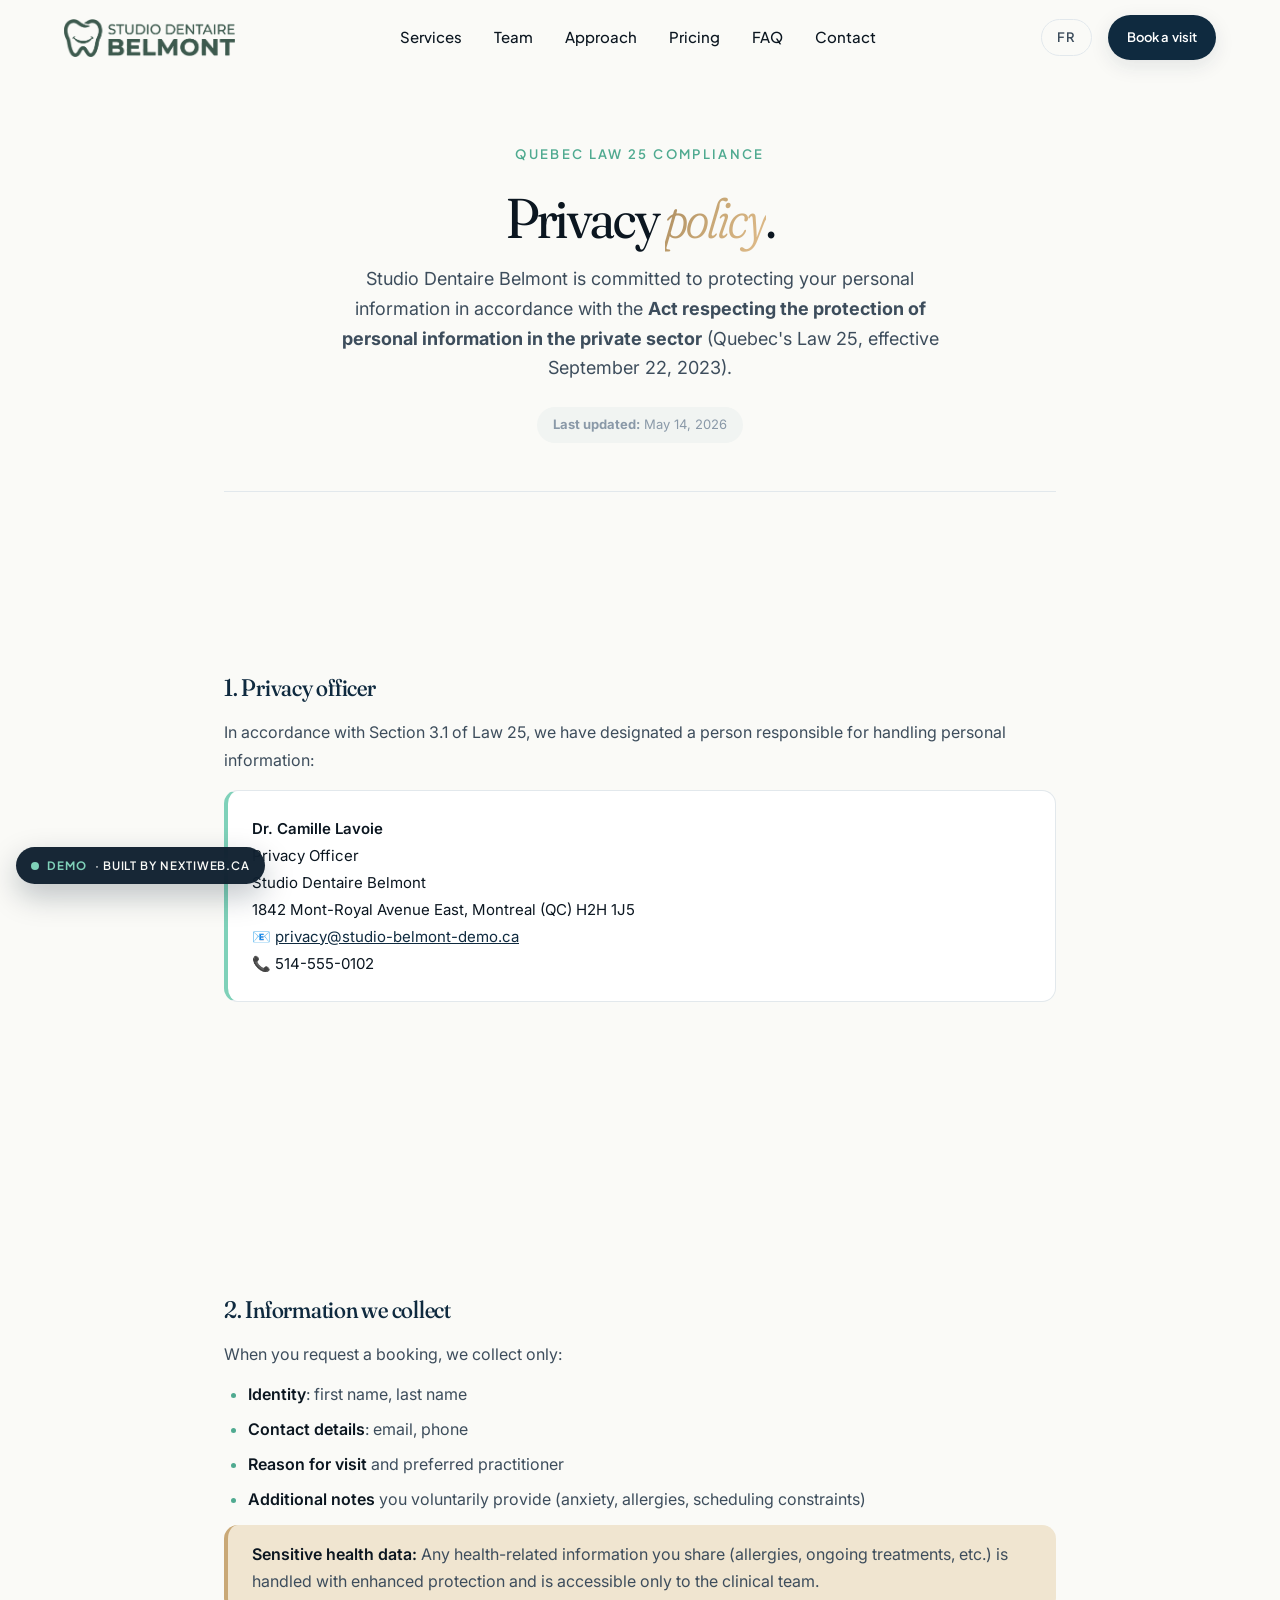
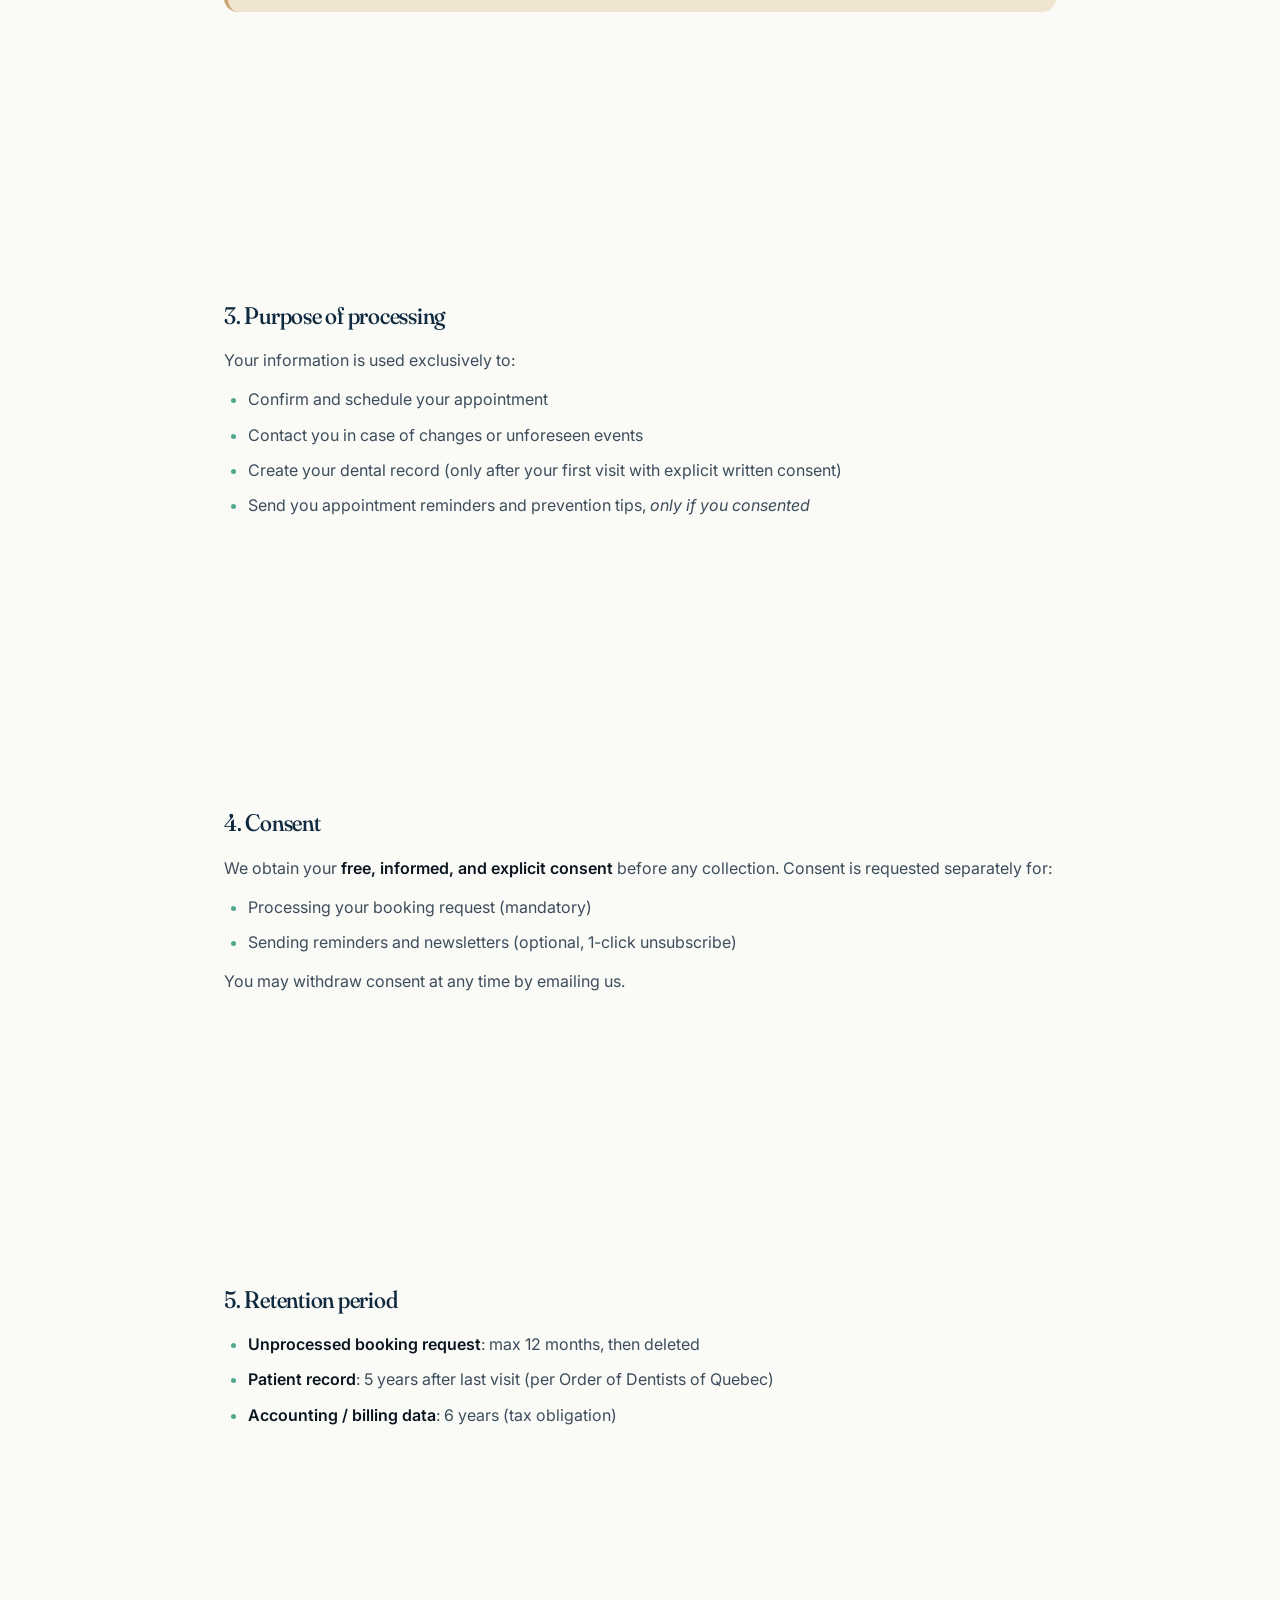
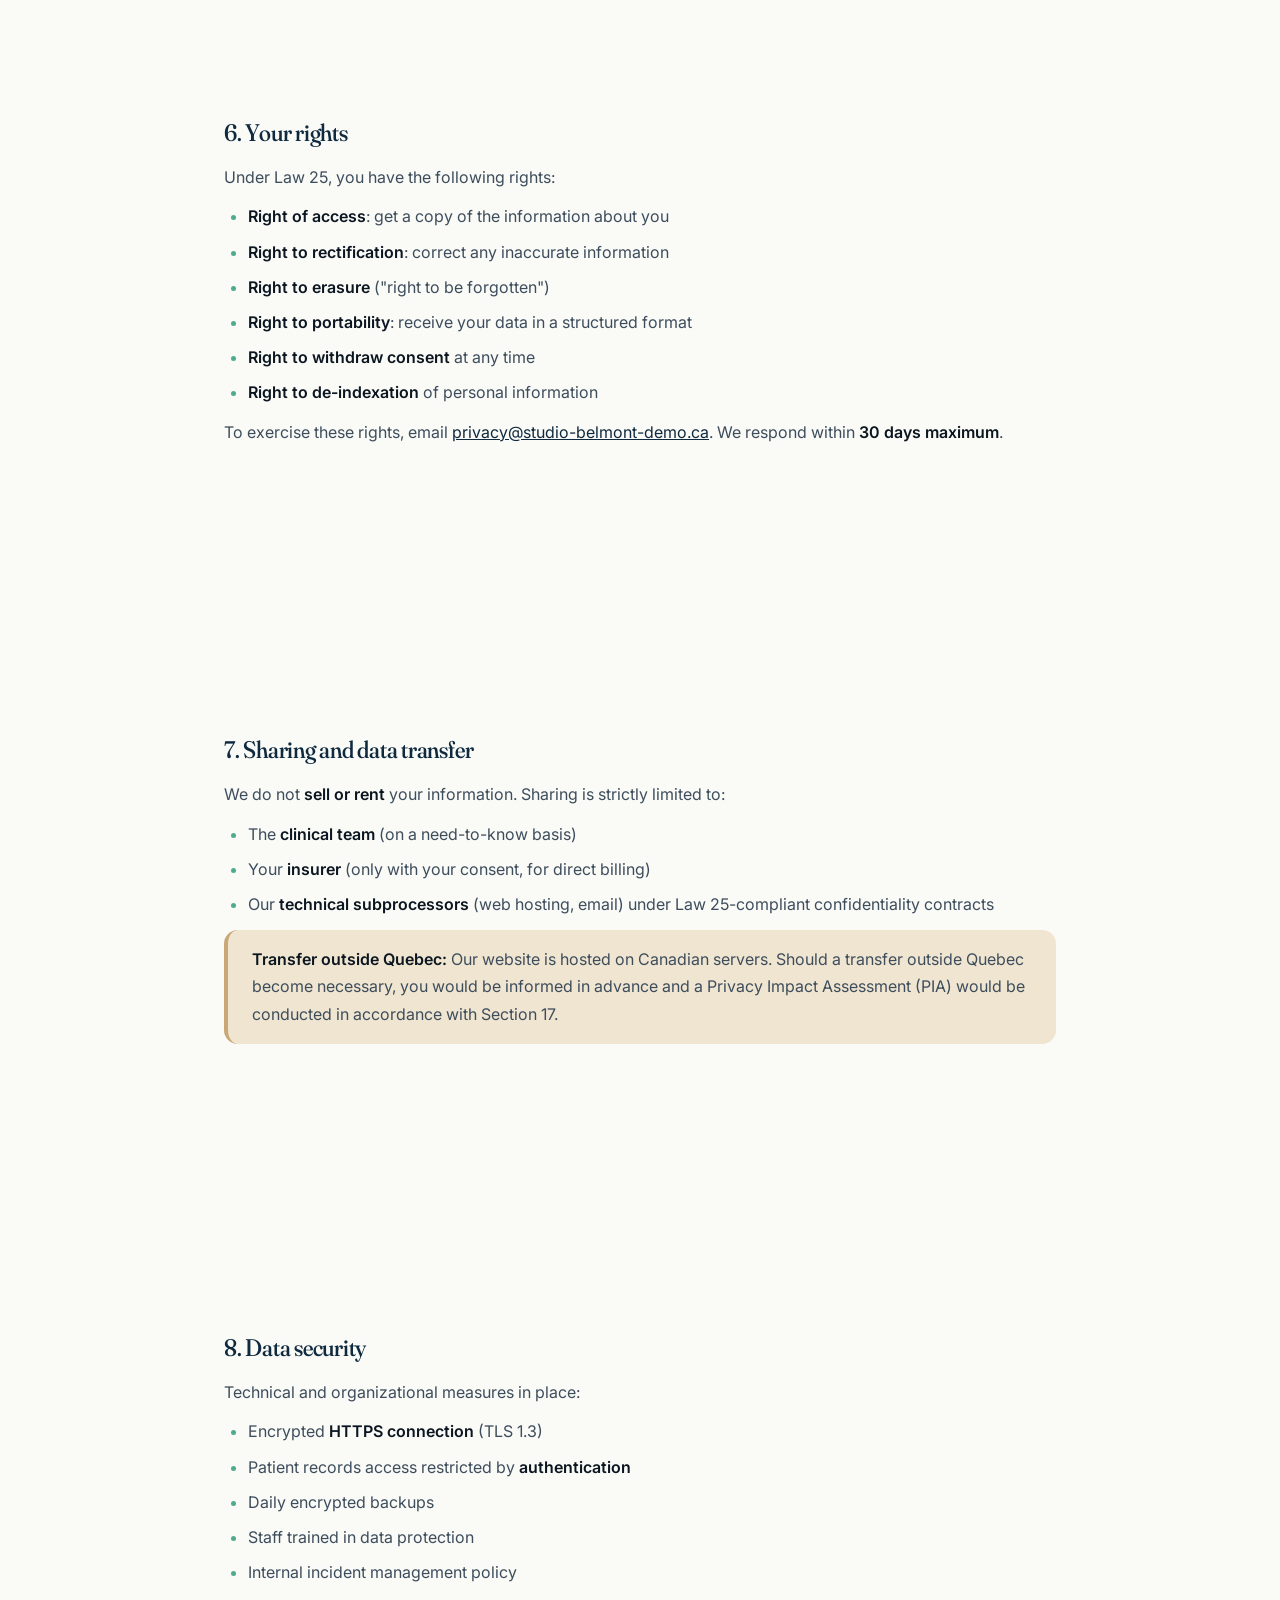
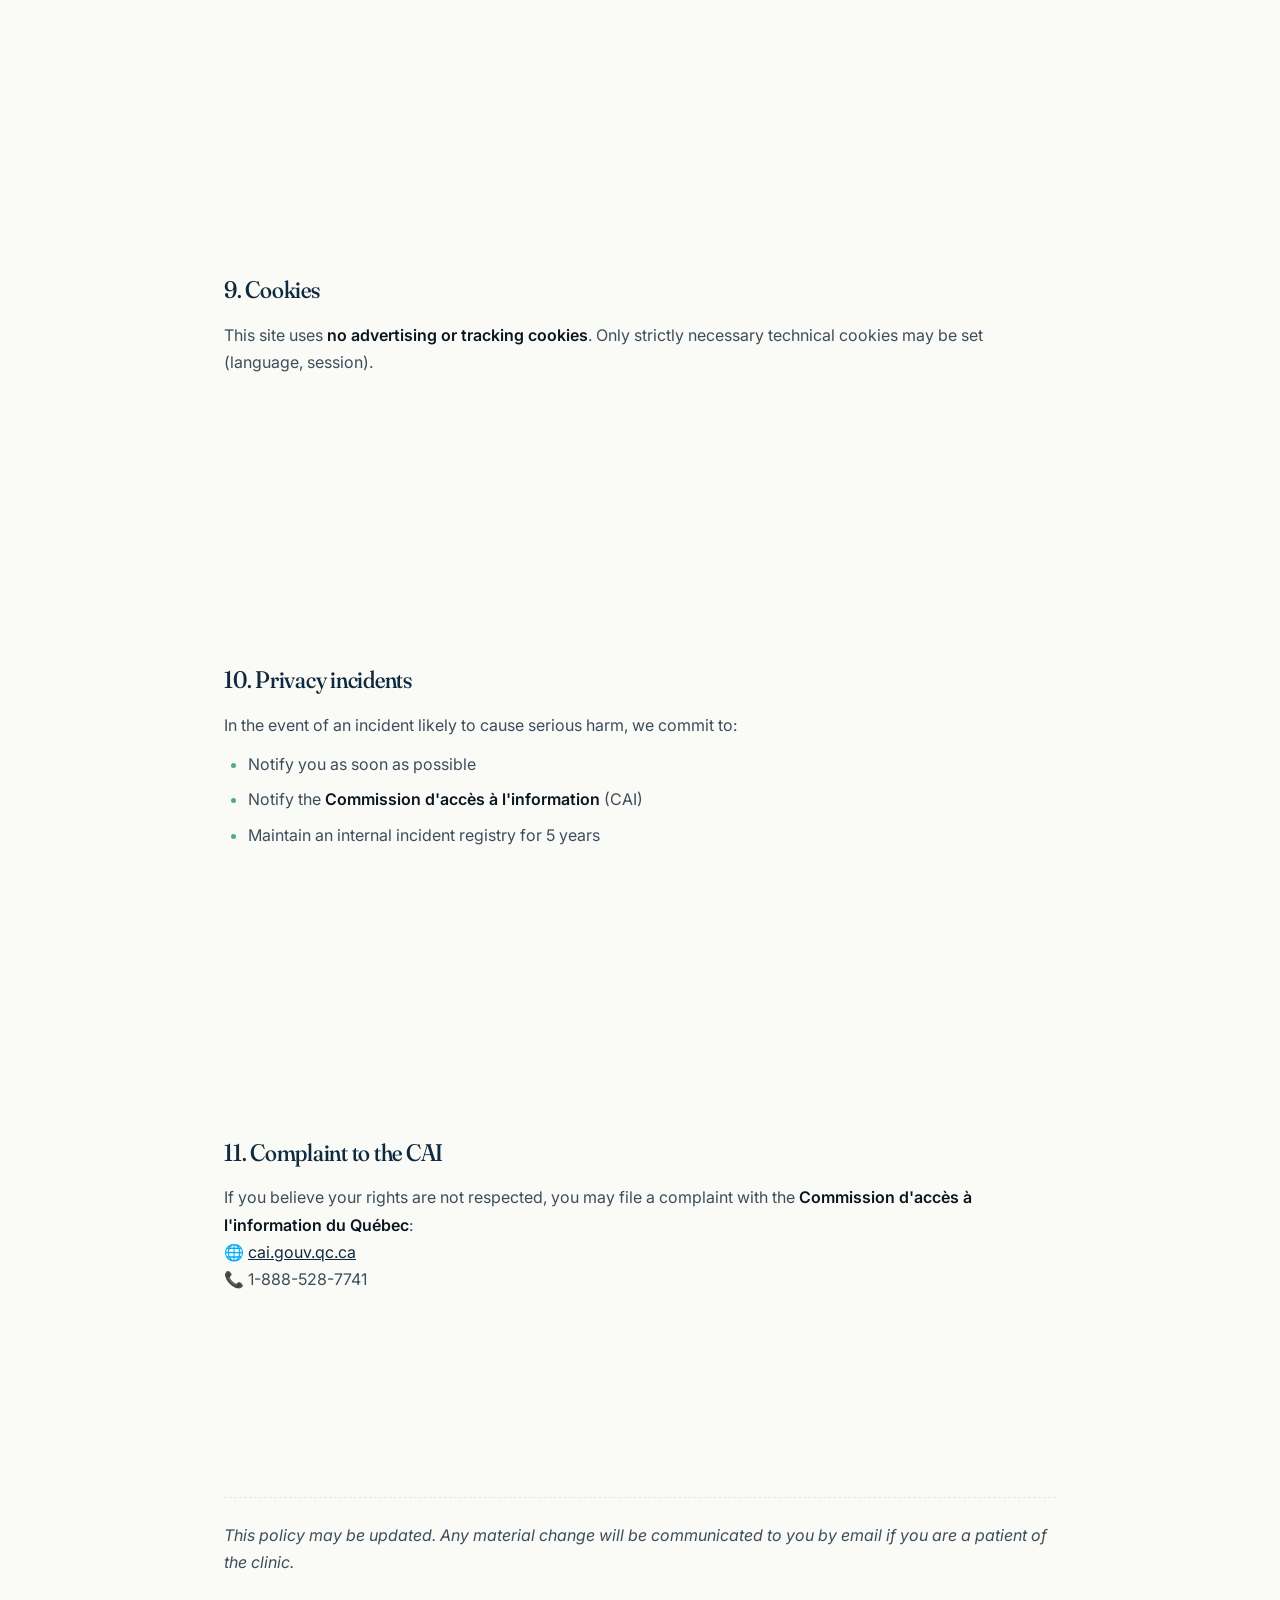
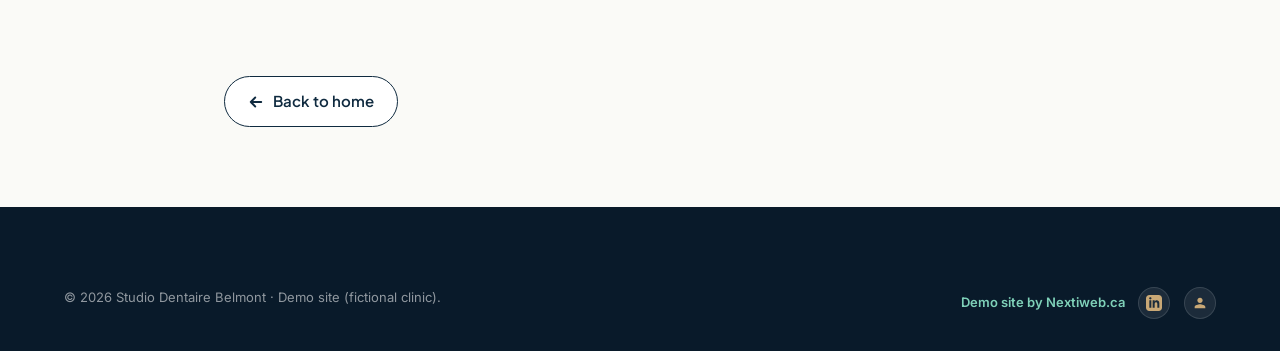
<file: privacy.en.html>
<!DOCTYPE html>
<html lang="en-CA">
<head>
<meta charset="UTF-8">
<meta name="viewport" content="width=device-width, initial-scale=1.0">
<meta name="theme-color" content="#0F2A3F">
<title>Privacy policy · Law 25 — Studio Dentaire Belmont</title>
<meta name="description" content="Privacy policy compliant with Quebec's Law 25: data collection, retention, rights, and contact for the personal information officer.">
<meta name="robots" content="index, follow">
<link rel="canonical" href="https://soins-services.nextiwebstudio.ca/privacy.en.html">
<link rel="alternate" hreflang="en-CA" href="https://soins-services.nextiwebstudio.ca/privacy.en.html">
<link rel="alternate" hreflang="fr-CA" href="https://soins-services.nextiwebstudio.ca/confidentialite.html">

<link rel="icon" href="favicon.ico" sizes="any">
<link rel="icon" href="images/optimized/logo-icon.png" type="image/png">

<link rel="preconnect" href="https://fonts.googleapis.com">
<link rel="preconnect" href="https://fonts.gstatic.com" crossorigin>
<link rel="preload" as="style" href="https://fonts.googleapis.com/css2?family=Fraunces:ital,opsz,wght@0,9..144,300..700;1,9..144,300..700&family=Inter:wght@400;500;600;700&family=Plus+Jakarta+Sans:wght@500;600;700&display=swap" onload="this.onload=null;this.rel='stylesheet'">
<noscript><link rel="stylesheet" href="https://fonts.googleapis.com/css2?family=Fraunces:ital,opsz,wght@0,9..144,300..700;1,9..144,300..700&family=Inter:wght@400;500;600;700&family=Plus+Jakarta+Sans:wght@500;600;700&display=swap"></noscript>
<link rel="stylesheet" href="css/styles.css?v=2026clinical">
</head>

<body>

<a class="skip-link" href="#main">Skip to content</a>

<header class="header" id="site-header">
  <div class="container header__inner">
    <a class="header__brand" href="index.en.html" aria-label="Home — Studio Dentaire Belmont">
      <img src="images/optimized/logo-horizontal.png" alt="Studio Dentaire Belmont" width="200" height="55">
    </a>
    <nav class="header__nav" aria-label="Main navigation">
      <a href="index.en.html#services">Services</a>
      <a href="index.en.html#equipe">Team</a>
      <a href="index.en.html#approche">Approach</a>
      <a href="index.en.html#tarifs">Pricing</a>
      <a href="index.en.html#faq">FAQ</a>
      <a href="index.en.html#contact">Contact</a>
    </nav>
    <div class="header__actions">
      <a class="lang-switch" href="confidentialite.html" hreflang="fr">FR</a>
      <a class="btn btn--primary" href="index.en.html#rdv">Book a visit</a>
    </div>
  </div>
</header>

<main id="main" class="legal">
  <div class="container container-narrow">

    <div class="legal__head">
      <span class="section-eyebrow">Quebec Law 25 Compliance</span>
      <h1 class="legal__title">Privacy <em>policy</em>.</h1>
      <p class="legal__lede">
        Studio Dentaire Belmont is committed to protecting your personal information in accordance with the
        <strong>Act respecting the protection of personal information in the private sector</strong>
        (Quebec's Law 25, effective September 22, 2023).
      </p>
      <p class="legal__updated"><strong>Last updated:</strong> May 14, 2026</p>
    </div>

    <article class="legal__article">

      <section>
        <h2>1. Privacy officer</h2>
        <p>In accordance with Section 3.1 of Law 25, we have designated a person responsible for handling personal information:</p>
        <div class="legal__card">
          <strong>Dr. Camille Lavoie</strong><br>
          Privacy Officer<br>
          Studio Dentaire Belmont<br>
          1842 Mont-Royal Avenue East, Montreal (QC) H2H&nbsp;1J5<br>
          📧 <a href="mailto:privacy@studio-belmont-demo.ca">privacy@studio-belmont-demo.ca</a><br>
          📞 514-555-0102
        </div>
      </section>

      <section>
        <h2>2. Information we collect</h2>
        <p>When you request a booking, we collect only:</p>
        <ul>
          <li><strong>Identity</strong>: first name, last name</li>
          <li><strong>Contact details</strong>: email, phone</li>
          <li><strong>Reason for visit</strong> and preferred practitioner</li>
          <li><strong>Additional notes</strong> you voluntarily provide (anxiety, allergies, scheduling constraints)</li>
        </ul>
        <p class="legal__note">
          <strong>Sensitive health data:</strong> Any health-related information you share (allergies, ongoing treatments, etc.)
          is handled with enhanced protection and is accessible only to the clinical team.
        </p>
      </section>

      <section>
        <h2>3. Purpose of processing</h2>
        <p>Your information is used exclusively to:</p>
        <ul>
          <li>Confirm and schedule your appointment</li>
          <li>Contact you in case of changes or unforeseen events</li>
          <li>Create your dental record (only after your first visit with explicit written consent)</li>
          <li>Send you appointment reminders and prevention tips, <em>only if you consented</em></li>
        </ul>
      </section>

      <section>
        <h2>4. Consent</h2>
        <p>We obtain your <strong>free, informed, and explicit consent</strong> before any collection. Consent is requested separately for:</p>
        <ul>
          <li>Processing your booking request (mandatory)</li>
          <li>Sending reminders and newsletters (optional, 1-click unsubscribe)</li>
        </ul>
        <p>You may withdraw consent at any time by emailing us.</p>
      </section>

      <section>
        <h2>5. Retention period</h2>
        <ul>
          <li><strong>Unprocessed booking request</strong>: max 12 months, then deleted</li>
          <li><strong>Patient record</strong>: 5 years after last visit (per Order of Dentists of Quebec)</li>
          <li><strong>Accounting / billing data</strong>: 6 years (tax obligation)</li>
        </ul>
      </section>

      <section>
        <h2>6. Your rights</h2>
        <p>Under Law 25, you have the following rights:</p>
        <ul>
          <li><strong>Right of access</strong>: get a copy of the information about you</li>
          <li><strong>Right to rectification</strong>: correct any inaccurate information</li>
          <li><strong>Right to erasure</strong> ("right to be forgotten")</li>
          <li><strong>Right to portability</strong>: receive your data in a structured format</li>
          <li><strong>Right to withdraw consent</strong> at any time</li>
          <li><strong>Right to de-indexation</strong> of personal information</li>
        </ul>
        <p>
          To exercise these rights, email <a href="mailto:privacy@studio-belmont-demo.ca">privacy@studio-belmont-demo.ca</a>.
          We respond within <strong>30 days maximum</strong>.
        </p>
      </section>

      <section>
        <h2>7. Sharing and data transfer</h2>
        <p>We do not <strong>sell or rent</strong> your information. Sharing is strictly limited to:</p>
        <ul>
          <li>The <strong>clinical team</strong> (on a need-to-know basis)</li>
          <li>Your <strong>insurer</strong> (only with your consent, for direct billing)</li>
          <li>Our <strong>technical subprocessors</strong> (web hosting, email) under Law 25-compliant confidentiality contracts</li>
        </ul>
        <p class="legal__note">
          <strong>Transfer outside Quebec:</strong> Our website is hosted on Canadian servers.
          Should a transfer outside Quebec become necessary, you would be informed in advance and a
          Privacy Impact Assessment (PIA) would be conducted in accordance with Section 17.
        </p>
      </section>

      <section>
        <h2>8. Data security</h2>
        <p>Technical and organizational measures in place:</p>
        <ul>
          <li>Encrypted <strong>HTTPS connection</strong> (TLS 1.3)</li>
          <li>Patient records access restricted by <strong>authentication</strong></li>
          <li>Daily encrypted backups</li>
          <li>Staff trained in data protection</li>
          <li>Internal incident management policy</li>
        </ul>
      </section>

      <section>
        <h2>9. Cookies</h2>
        <p>
          This site uses <strong>no advertising or tracking cookies</strong>. Only strictly necessary
          technical cookies may be set (language, session).
        </p>
      </section>

      <section>
        <h2>10. Privacy incidents</h2>
        <p>In the event of an incident likely to cause serious harm, we commit to:</p>
        <ul>
          <li>Notify you as soon as possible</li>
          <li>Notify the <strong>Commission d'accès à l'information</strong> (CAI)</li>
          <li>Maintain an internal incident registry for 5 years</li>
        </ul>
      </section>

      <section>
        <h2>11. Complaint to the CAI</h2>
        <p>
          If you believe your rights are not respected, you may file a complaint with the
          <strong>Commission d'accès à l'information du Québec</strong>:<br>
          🌐 <a href="https://www.cai.gouv.qc.ca" target="_blank" rel="noopener">cai.gouv.qc.ca</a><br>
          📞 1-888-528-7741
        </p>
      </section>

      <p class="legal__footer-note">
        This policy may be updated. Any material change will be communicated to you by email
        if you are a patient of the clinic.
      </p>

    </article>

    <a class="legal__back" href="index.en.html">
      <svg viewBox="0 0 24 24" fill="none" stroke="currentColor" stroke-width="2.5"><path d="M19 12H5M11 18l-6-6 6-6" stroke-linecap="round" stroke-linejoin="round"/></svg>
      Back to home
    </a>

  </div>
</main>

<footer class="footer">
  <div class="container">
    <div class="footer__bottom" style="border-top:none;padding-top:0;">
      <div>© 2026 Studio Dentaire Belmont · Demo site (fictional clinic).</div>
      <div>
        <a class="footer__nextiweb" href="https://nextiweb.ca" target="_blank" rel="noopener">Demo site by Nextiweb.ca</a>
        <a class="footer__social" href="https://www.linkedin.com/company/25819184/" target="_blank" rel="noopener" aria-label="Nextiweb on LinkedIn">
          <svg viewBox="0 0 24 24" fill="currentColor" aria-hidden="true"><path d="M19 0h-14c-2.761 0-5 2.239-5 5v14c0 2.761 2.239 5 5 5h14c2.762 0 5-2.239 5-5v-14c0-2.761-2.238-5-5-5zm-11 19h-3v-11h3v11zm-1.5-12.268c-.966 0-1.75-.79-1.75-1.764s.784-1.764 1.75-1.764 1.75.79 1.75 1.764-.783 1.764-1.75 1.764zm13.5 12.268h-3v-5.604c0-3.368-4-3.113-4 0v5.604h-3v-11h3v1.765c1.396-2.586 7-2.777 7 2.476v6.759z"/></svg>
        </a>
        <a class="footer__social" href="https://www.linkedin.com/in/khadija-ait-lassri/" target="_blank" rel="noopener" aria-label="Khadija Aït Lassri on LinkedIn" title="Khadija Aït Lassri · Founder">
          <svg viewBox="0 0 24 24" fill="currentColor" aria-hidden="true"><path d="M12 12c2.21 0 4-1.79 4-4s-1.79-4-4-4-4 1.79-4 4 1.79 4 4 4zm0 2c-2.67 0-8 1.34-8 4v2h16v-2c0-2.66-5.33-4-8-4z"/></svg>
        </a>
      </div>
    </div>
  </div>
</footer>

<a class="demo-badge" href="https://nextiweb.ca" target="_blank" rel="noopener" aria-label="Demo site by Nextiweb.ca">
  <strong>DEMO</strong> · Built by Nextiweb.ca
</a>

</body>
</html>
</file>
<file: css/styles.css>
/* =====================================================
   STUDIO DENTAIRE BELMONT — Site démo Nextiweb.ca
   Charte : eucalyptus + terracotta + ivoire | Fraunces + Inter
   ===================================================== */

/* ---------- Tokens ---------- */
:root {
  /* Couleurs — palette « Clinical Premium 2026 » */
  --c-bg: #FAFAF7;              /* Blanc cassé perlé, fond global */
  --c-surface: #FFFFFF;         /* Blanc pur, surface cards */
  --c-surface-alt: #F1F4F2;     /* Crème teintée menthe alterné */
  --c-primary: #0F2A3F;         /* Bleu marine profond */
  --c-primary-dark: #091A2A;
  --c-primary-light: #E3EAF0;
  --c-secondary: #7FD1B9;       /* Menthe glacial — accent frais */
  --c-secondary-dark: #4FAA90;
  --c-secondary-light: #D8F0E7;
  --c-tertiary: #C9A876;        /* Or champagne — accent luxe */
  --c-tertiary-dark: #A8895C;
  --c-tertiary-light: #F0E5D0;
  --c-success: #4FAA90;
  --c-text: #0B1620;            /* Bleu nuit profond, presque noir */
  --c-text-soft: #3D4D5C;
  --c-text-muted: #8A99A8;
  --c-border: #E2E8EC;
  --c-shadow: rgba(15, 42, 63, 0.10);
  --c-shadow-lg: rgba(15, 42, 63, 0.18);

  /* Typo — Fraunces (serif moderne avec personnalité) + Inter */
  --f-display: 'Fraunces', 'Plus Jakarta Sans', Georgia, serif;
  --f-sans: 'Plus Jakarta Sans', system-ui, -apple-system, sans-serif;
  --f-body: 'Inter', system-ui, -apple-system, sans-serif;

  /* Tailles */
  --fs-xs: 0.8125rem;
  --fs-sm: 0.9375rem;
  --fs-base: 1rem;
  --fs-md: 1.125rem;
  --fs-lg: 1.25rem;
  --fs-xl: 1.5rem;
  --fs-2xl: 2rem;
  --fs-3xl: 2.5rem;
  --fs-4xl: 3.25rem;
  --fs-hero: clamp(2.25rem, 5vw, 3.75rem);

  /* Espaces */
  --sp-1: 0.25rem;
  --sp-2: 0.5rem;
  --sp-3: 0.75rem;
  --sp-4: 1rem;
  --sp-5: 1.5rem;
  --sp-6: 2rem;
  --sp-8: 3rem;
  --sp-10: 4rem;
  --sp-12: 5rem;
  --sp-16: 7rem;

  /* Layout */
  --container: 1200px;
  --container-narrow: 880px;
  --radius-sm: 8px;
  --radius: 14px;
  --radius-lg: 20px;
  --radius-xl: 28px;
  --header-h: 76px;

  /* Transitions */
  --ease: cubic-bezier(0.4, 0, 0.2, 1);
  --t-fast: 150ms var(--ease);
  --t: 240ms var(--ease);
  --t-slow: 400ms var(--ease);
}

/* ---------- Reset ---------- */
*, *::before, *::after { box-sizing: border-box; }
* { margin: 0; }
html { -webkit-text-size-adjust: 100%; scroll-behavior: smooth; scroll-padding-top: var(--header-h); }
body {
  font-family: var(--f-body);
  font-size: var(--fs-base);
  line-height: 1.65;
  color: var(--c-text);
  background: var(--c-bg);
  -webkit-font-smoothing: antialiased;
  -moz-osx-font-smoothing: grayscale;
  text-rendering: optimizeLegibility;
  /* Grain subtil (premium) */
  background-image:
    url("data:image/svg+xml,%3Csvg xmlns='http://www.w3.org/2000/svg' width='180' height='180' viewBox='0 0 180 180'%3E%3Cfilter id='n'%3E%3CfeTurbulence type='fractalNoise' baseFrequency='0.85' numOctaves='2' stitchTiles='stitch'/%3E%3CfeColorMatrix values='0 0 0 0 0.16 0 0 0 0 0.14 0 0 0 0 0.13 0 0 0 0.045 0'/%3E%3C/filter%3E%3Crect width='100%25' height='100%25' filter='url(%23n)'/%3E%3C/svg%3E");
}
img, picture, svg, video { display: block; max-width: 100%; height: auto; }
button, input, select, textarea { font: inherit; color: inherit; }
button { cursor: pointer; background: none; border: none; padding: 0; }
a { color: var(--c-primary); text-decoration: none; transition: color var(--t-fast); }
a:hover { color: var(--c-primary-dark); }
:focus-visible { outline: 3px solid var(--c-primary); outline-offset: 3px; border-radius: 4px; }

/* ---------- Skip link ---------- */
.skip-link {
  position: absolute; top: -100px; left: 0;
  padding: var(--sp-3) var(--sp-5);
  background: var(--c-primary); color: white;
  font-weight: 600; z-index: 9999;
  transition: top var(--t);
}
.skip-link:focus { top: 0; color: white; }

/* ---------- Container & sections ---------- */
.container { width: 100%; max-width: var(--container); margin: 0 auto; padding: 0 var(--sp-5); }
.container-narrow { max-width: var(--container-narrow); }
section { padding: var(--sp-12) 0; scroll-margin-top: var(--header-h); }
@media (min-width: 768px) { section { padding: var(--sp-16) 0; } }

.section-eyebrow {
  display: inline-block;
  font-family: var(--f-sans);
  font-size: var(--fs-xs);
  font-weight: 600;
  letter-spacing: 0.18em;
  text-transform: uppercase;
  color: var(--c-secondary-dark);
  margin-bottom: var(--sp-3);
}
.section-title {
  font-family: var(--f-display);
  font-size: var(--fs-3xl);
  font-weight: 500;
  line-height: 1.1;
  letter-spacing: -0.025em;
  color: var(--c-text);
  margin-bottom: var(--sp-4);
  max-width: 760px;
  /* Fraunces optical-size + soft italic accent possible via .accent */
  font-variation-settings: "opsz" 144, "SOFT" 50;
}
.section-title em, .section-title .accent {
  font-style: italic;
  font-weight: 400;
  color: var(--c-secondary-dark);
  font-variation-settings: "opsz" 144, "SOFT" 100;
}
.section-lede {
  font-size: var(--fs-md);
  color: var(--c-text-soft);
  max-width: 640px;
  margin-bottom: var(--sp-8);
}
.section-head { margin-bottom: var(--sp-10); }
.section-head--center { text-align: center; }
.section-head--center .section-title,
.section-head--center .section-lede { margin-left: auto; margin-right: auto; }

/* ---------- Typography utilities ---------- */
.text-soft { color: var(--c-text-soft); }
.text-muted { color: var(--c-text-muted); }

/* ---------- Buttons ---------- */
.btn {
  display: inline-flex;
  align-items: center;
  justify-content: center;
  gap: var(--sp-2);
  padding: 0.95rem 1.6rem;
  font-family: var(--f-sans);
  font-weight: 600;
  font-size: var(--fs-sm);
  letter-spacing: 0.01em;
  border-radius: 999px;
  transition: all var(--t);
  white-space: nowrap;
  border: 1.5px solid transparent;
}
.btn--primary {
  background: var(--c-primary); color: white;
  box-shadow: 0 6px 20px var(--c-shadow);
}
.btn--primary:hover {
  background: var(--c-primary-dark); color: white;
  transform: translateY(-2px);
  box-shadow: 0 10px 28px var(--c-shadow-lg);
}
.btn--ghost {
  background: transparent; color: var(--c-primary);
  border-color: var(--c-primary);
}
.btn--ghost:hover {
  background: var(--c-primary); color: white;
}
.btn--white {
  background: white; color: var(--c-primary);
}
.btn--white:hover {
  background: var(--c-surface-alt); color: var(--c-primary-dark);
  transform: translateY(-2px);
}
.btn svg { width: 18px; height: 18px; }

/* ---------- Header ---------- */
.header {
  position: fixed; top: 0; left: 0; right: 0;
  height: var(--header-h);
  background: rgba(250, 250, 247, 0.88);
  backdrop-filter: saturate(180%) blur(16px);
  -webkit-backdrop-filter: saturate(180%) blur(16px);
  border-bottom: 1px solid transparent;
  z-index: 100;
  transition: border-color var(--t), box-shadow var(--t);
}
.header.is-scrolled {
  border-bottom-color: var(--c-border);
  box-shadow: 0 4px 20px rgba(0, 0, 0, 0.04);
}
.header__inner {
  height: 100%;
  display: flex;
  align-items: center;
  justify-content: space-between;
  gap: var(--sp-5);
}
.header__brand img { height: 38px; width: auto; }
.header__nav {
  display: none;
  gap: var(--sp-6);
}
.header__nav a {
  font-family: var(--f-sans);
  font-weight: 500;
  font-size: var(--fs-sm);
  color: var(--c-text);
  position: relative;
}
.header__nav a:hover { color: var(--c-primary); }
.header__nav a::after {
  content: '';
  position: absolute; left: 0; bottom: -6px;
  width: 100%; height: 2px;
  background: var(--c-primary);
  transform: scaleX(0); transform-origin: left;
  transition: transform var(--t);
}
.header__nav a:hover::after { transform: scaleX(1); }
.header__actions { display: flex; align-items: center; gap: var(--sp-4); }
.lang-switch {
  display: inline-flex; align-items: center;
  font-family: var(--f-sans);
  font-weight: 600; font-size: var(--fs-xs);
  letter-spacing: 0.08em;
  color: var(--c-text-soft);
  border: 1.5px solid var(--c-border);
  border-radius: 999px;
  padding: 0.45rem 0.95rem;
  transition: all var(--t-fast);
}
.lang-switch:hover {
  color: var(--c-primary);
  border-color: var(--c-primary);
}
.header .btn { padding: 0.65rem 1.1rem; font-size: var(--fs-xs); }

.header__menu-btn {
  display: flex;
  flex-direction: column;
  gap: 5px;
  width: 32px; height: 32px;
  align-items: center; justify-content: center;
}
.header__menu-btn span {
  width: 22px; height: 2px;
  background: var(--c-text);
  border-radius: 2px;
  transition: all var(--t);
}

@media (min-width: 1024px) {
  .header__nav { display: flex; }
  .header__menu-btn { display: none; }
}

/* Menu mobile */
.mobile-nav {
  position: fixed; inset: var(--header-h) 0 0 0;
  background: rgba(250, 250, 247, 0.98);
  backdrop-filter: blur(20px);
  z-index: 99;
  display: flex; flex-direction: column;
  padding: var(--sp-8) var(--sp-5);
  gap: var(--sp-4);
  transform: translateX(100%);
  transition: transform var(--t-slow);
  overflow-y: auto;
}
.mobile-nav.is-open { transform: translateX(0); }
.mobile-nav a {
  font-family: var(--f-display);
  font-weight: 500;
  font-size: var(--fs-xl);
  color: var(--c-text);
  padding: var(--sp-3) 0;
  border-bottom: 1px solid var(--c-border);
}
.mobile-nav a:hover { color: var(--c-primary); }
@media (min-width: 1024px) { .mobile-nav { display: none; } }

/* ---------- Hero ---------- */
.hero {
  padding-top: calc(var(--header-h) + var(--sp-10));
  padding-bottom: var(--sp-12);
  background:
    radial-gradient(ellipse 800px 600px at 85% 0%, rgba(201, 168, 118, 0.18) 0%, transparent 60%),
    radial-gradient(ellipse 600px 500px at 0% 100%, rgba(15, 42, 63, 0.10) 0%, transparent 55%),
    var(--c-bg);
  overflow: hidden;
  position: relative;
}
.hero::after {
  content: '';
  position: absolute;
  bottom: -20px; left: 0; right: 0; height: 40px;
  background: linear-gradient(to bottom, transparent, var(--c-bg));
  pointer-events: none;
}
.hero__inner {
  display: grid;
  grid-template-columns: 1fr;
  gap: var(--sp-10);
  align-items: center;
}
.hero__copy { max-width: 600px; }
.hero__badge {
  display: inline-flex;
  align-items: center;
  gap: var(--sp-2);
  padding: 0.5rem 1rem;
  background: var(--c-surface);
  border: 1px solid var(--c-border);
  border-radius: 999px;
  font-family: var(--f-sans);
  font-size: var(--fs-xs);
  font-weight: 600;
  color: var(--c-secondary-dark);
  margin-bottom: var(--sp-5);
  letter-spacing: 0.04em;
}
.hero__badge::before {
  content: '';
  width: 7px; height: 7px;
  background: var(--c-secondary);
  border-radius: 50%;
  animation: pulse-dot 2.5s infinite;
}
.hero__title {
  font-family: var(--f-display);
  font-size: var(--fs-hero);
  font-weight: 400;
  line-height: 1.05;
  letter-spacing: -0.03em;
  color: var(--c-text);
  margin-bottom: var(--sp-5);
  font-variation-settings: "opsz" 144, "SOFT" 50;
}
.hero__title .accent {
  color: var(--c-secondary-dark);
  font-style: italic;
  font-weight: 300;
  font-variation-settings: "opsz" 144, "SOFT" 100;
}
.hero__subtitle {
  font-size: var(--fs-md);
  color: var(--c-text-soft);
  margin-bottom: var(--sp-8);
  line-height: 1.6;
}
.hero__ctas { display: flex; flex-wrap: wrap; gap: var(--sp-4); margin-bottom: var(--sp-8); }
.hero__media {
  position: relative;
  border-radius: var(--radius-xl);
  overflow: hidden;
  box-shadow: 0 40px 80px -25px rgba(15, 42, 63, 0.25);
  aspect-ratio: 4 / 3;
}
.hero__media::before {
  content: '';
  position: absolute;
  top: -30px; right: -30px;
  width: 120px; height: 120px;
  background: var(--c-secondary);
  border-radius: 50%;
  opacity: 0.85;
  z-index: 1;
  filter: blur(0.5px);
}
.hero__media::after {
  content: '';
  position: absolute;
  bottom: -40px; left: -40px;
  width: 160px; height: 160px;
  background: var(--c-primary);
  border-radius: 50%;
  opacity: 0.18;
  z-index: 0;
}
.hero__media img {
  width: 100%; height: 100%;
  object-fit: cover;
}

@media (min-width: 1024px) {
  .hero__inner {
    grid-template-columns: 1.05fr 1fr;
    gap: var(--sp-12);
  }
  .hero { padding-top: calc(var(--header-h) + var(--sp-12)); padding-bottom: var(--sp-16); }
}

/* ---------- Trust strip ---------- */
.trust {
  background: var(--c-bg);
  border-top: 1px solid var(--c-border);
  border-bottom: 1px solid var(--c-border);
  padding: var(--sp-8) 0;
  position: relative;
}
.trust__grid {
  display: grid;
  grid-template-columns: repeat(2, 1fr);
  gap: var(--sp-6);
  text-align: center;
}
.trust__item {
  display: flex; flex-direction: column; align-items: center; gap: var(--sp-2);
  position: relative;
}
.trust__icon {
  width: 32px; height: 32px;
  color: var(--c-primary);
  margin-bottom: var(--sp-1);
  stroke-width: 1.5;
}
.trust__value {
  font-family: var(--f-display);
  font-size: var(--fs-2xl);
  font-weight: 400;
  font-style: italic;
  letter-spacing: -0.01em;
  color: var(--c-primary);
  font-variation-settings: "opsz" 144, "SOFT" 100;
}
.trust__label {
  font-family: var(--f-sans);
  font-size: 0.7rem;
  color: var(--c-text-soft);
  letter-spacing: 0.14em;
  text-transform: uppercase;
  font-weight: 500;
}
@media (min-width: 768px) {
  .trust__grid { grid-template-columns: repeat(4, 1fr); }
}

/* ---------- Services ---------- */
.services { background: var(--c-bg); }
.services__grid {
  display: grid;
  grid-template-columns: 1fr;
  gap: var(--sp-5);
}
@media (min-width: 640px) { .services__grid { grid-template-columns: repeat(2, 1fr); } }
@media (min-width: 1024px) { .services__grid { grid-template-columns: repeat(3, 1fr); } }

.service {
  background: var(--c-surface);
  border: 1px solid var(--c-border);
  border-radius: var(--radius-lg);
  padding: var(--sp-6);
  display: flex;
  flex-direction: column;
  transition: all var(--t);
  position: relative;
}
.service:hover {
  transform: translateY(-6px);
  border-color: var(--c-secondary);
  box-shadow: 0 20px 50px -15px var(--c-shadow);
}
.service__icon {
  width: 56px; height: 56px;
  display: flex; align-items: center; justify-content: center;
  background: var(--c-secondary-light);
  color: var(--c-secondary-dark);
  border-radius: 50%;
  margin-bottom: var(--sp-5);
  transition: all var(--t);
}
.service:hover .service__icon {
  background: var(--c-secondary);
  color: white;
  transform: rotate(-6deg);
}
.service__icon svg { width: 28px; height: 28px; }
.service__title {
  font-family: var(--f-display);
  font-size: var(--fs-xl);
  font-weight: 500;
  margin-bottom: var(--sp-2);
  color: var(--c-text);
  letter-spacing: -0.01em;
  font-variation-settings: "opsz" 144, "SOFT" 50;
}
.service__desc {
  color: var(--c-text-soft);
  font-size: var(--fs-sm);
  margin-bottom: var(--sp-5);
  flex-grow: 1;
  line-height: 1.65;
}
.service__price {
  display: inline-flex;
  align-items: center;
  font-family: var(--f-display);
  font-weight: 500;
  font-style: italic;
  color: var(--c-primary);
  font-size: var(--fs-md);
  padding-top: var(--sp-4);
  border-top: 1px solid var(--c-border);
  font-variation-settings: "opsz" 144, "SOFT" 100;
}

/* Catégorie (remplace le prix sur la carte service) */
.service__category {
  position: absolute;
  top: var(--sp-5);
  right: var(--sp-5);
  display: inline-block;
  font-family: var(--f-sans);
  font-size: 0.65rem;
  font-weight: 700;
  letter-spacing: 0.14em;
  text-transform: uppercase;
  color: var(--c-secondary-dark);
  background: var(--c-secondary-light);
  padding: 0.35rem 0.7rem;
  border-radius: 999px;
  z-index: 1;
}
.service__category--ramq {
  color: var(--c-tertiary-dark);
  background: var(--c-tertiary-light);
}

/* Lien « Voir tarif » → ancre vers la section tarifs */
.service__link {
  display: inline-flex;
  align-items: center;
  gap: 6px;
  margin-top: var(--sp-4);
  padding-top: var(--sp-4);
  border-top: 1px solid var(--c-border);
  font-family: var(--f-sans);
  font-size: var(--fs-sm);
  font-weight: 600;
  color: var(--c-primary);
  align-self: flex-start;
  transition: gap var(--t-fast), color var(--t-fast);
}
.service__link svg {
  width: 16px; height: 16px;
  transition: transform var(--t-fast);
}
.service__link:hover {
  gap: 12px;
  color: var(--c-secondary-dark);
}
.service__link:hover svg { transform: translateX(3px); }

/* ---------- Team ---------- */
.team { background: var(--c-surface-alt); position: relative; }
.team::before {
  content: '';
  position: absolute;
  top: 0; left: 0; right: 0;
  height: 80px;
  background: linear-gradient(to bottom, var(--c-bg), transparent);
  pointer-events: none;
}
.team__grid {
  display: grid;
  grid-template-columns: 1fr;
  gap: var(--sp-6);
}
@media (min-width: 640px) { .team__grid { grid-template-columns: repeat(2, 1fr); } }
@media (min-width: 1024px) { .team__grid { grid-template-columns: repeat(4, 1fr); } }

.member {
  background: var(--c-surface);
  border-radius: var(--radius-lg);
  overflow: hidden;
  transition: all var(--t);
  border: 1px solid var(--c-border);
}
.member:hover {
  transform: translateY(-6px);
  box-shadow: 0 24px 50px -20px var(--c-shadow-lg);
}
.member__photo {
  aspect-ratio: 1 / 1;
  overflow: hidden;
  background: var(--c-secondary-light);
}
.member__photo img {
  width: 100%; height: 100%;
  object-fit: cover;
  transition: transform var(--t-slow);
}
.member:hover .member__photo img { transform: scale(1.05); }
.member__body { padding: var(--sp-5); }
.member__name {
  font-family: var(--f-display);
  font-size: var(--fs-lg);
  font-weight: 500;
  color: var(--c-text);
  margin-bottom: var(--sp-1);
  letter-spacing: -0.01em;
  font-variation-settings: "opsz" 144, "SOFT" 50;
}
.member__role {
  font-family: var(--f-display);
  color: var(--c-secondary-dark);
  font-size: var(--fs-sm);
  font-style: italic;
  font-weight: 400;
  margin-bottom: var(--sp-3);
  font-variation-settings: "opsz" 144, "SOFT" 100;
}
.member__bio {
  color: var(--c-text-soft);
  font-size: var(--fs-xs);
  line-height: 1.6;
  margin-bottom: var(--sp-4);
}
.member__lang {
  display: inline-flex;
  gap: var(--sp-2);
  flex-wrap: wrap;
}
.member__lang span {
  background: transparent;
  color: var(--c-primary);
  border: 1px solid var(--c-primary);
  font-family: var(--f-sans);
  font-size: 0.65rem;
  font-weight: 600;
  letter-spacing: 0.1em;
  padding: 0.25rem 0.6rem;
  border-radius: 999px;
  text-transform: uppercase;
}

/* ---------- Approach (3 piliers) ---------- */
.approach { background: var(--c-bg); }
.pillar {
  display: grid;
  grid-template-columns: 1fr;
  gap: var(--sp-8);
  align-items: center;
  margin-bottom: var(--sp-12);
}
.pillar:last-child { margin-bottom: 0; }
.pillar__media {
  border-radius: var(--radius-xl);
  overflow: hidden;
  aspect-ratio: 4 / 3;
}
.pillar__media img { width: 100%; height: 100%; object-fit: cover; }
.pillar__num {
  font-family: var(--f-display);
  font-size: var(--fs-4xl);
  font-weight: 300;
  font-style: italic;
  color: var(--c-secondary);
  line-height: 1;
  margin-bottom: var(--sp-4);
  display: inline-block;
  font-variation-settings: "opsz" 144, "SOFT" 100;
}
.pillar__title {
  font-family: var(--f-display);
  font-size: var(--fs-3xl);
  font-weight: 400;
  letter-spacing: -0.025em;
  color: var(--c-text);
  margin-bottom: var(--sp-4);
  line-height: 1.1;
  font-variation-settings: "opsz" 144, "SOFT" 50;
}
.pillar__desc {
  color: var(--c-text-soft);
  font-size: var(--fs-md);
  margin-bottom: var(--sp-5);
  line-height: 1.7;
}
.pillar__list {
  list-style: none; padding: 0;
  display: grid; gap: var(--sp-3);
}
.pillar__list li {
  position: relative;
  padding-left: var(--sp-6);
  color: var(--c-text-soft);
  font-size: var(--fs-sm);
}
.pillar__list li::before {
  content: '';
  position: absolute;
  left: 0; top: 0.5em;
  width: 16px; height: 16px;
  background: var(--c-secondary);
  mask: url("data:image/svg+xml,%3Csvg xmlns='http://www.w3.org/2000/svg' viewBox='0 0 24 24' fill='currentColor'%3E%3Cpath d='M9 16.2L4.8 12l-1.4 1.4L9 19 21 7l-1.4-1.4L9 16.2z'/%3E%3C/svg%3E") no-repeat center / contain;
  -webkit-mask: url("data:image/svg+xml,%3Csvg xmlns='http://www.w3.org/2000/svg' viewBox='0 0 24 24' fill='currentColor'%3E%3Cpath d='M9 16.2L4.8 12l-1.4 1.4L9 19 21 7l-1.4-1.4L9 16.2z'/%3E%3C/svg%3E") no-repeat center / contain;
}

@media (min-width: 1024px) {
  .pillar { grid-template-columns: 1fr 1fr; gap: var(--sp-12); }
  .pillar--reverse .pillar__media { order: 2; }
}

/* ---------- Pricing ---------- */
.pricing { background: var(--c-surface-alt); }
.pricing__table {
  background: var(--c-surface);
  border-radius: var(--radius-lg);
  overflow: hidden;
  border: 1px solid var(--c-border);
}
.pricing__row {
  display: grid;
  grid-template-columns: 2fr 1fr;
  gap: var(--sp-4);
  padding: var(--sp-5) var(--sp-6);
  border-bottom: 1px solid var(--c-border);
  align-items: center;
}
.pricing__row:last-child { border-bottom: none; }
.pricing__name {
  font-family: var(--f-display);
  font-weight: 500;
  color: var(--c-text);
  font-size: var(--fs-md);
  font-variation-settings: "opsz" 144, "SOFT" 50;
}
.pricing__detail {
  display: block;
  font-family: var(--f-body);
  font-weight: 400;
  font-size: var(--fs-xs);
  color: var(--c-text-muted);
  margin-top: 0.15rem;
}
.pricing__amount {
  font-family: var(--f-display);
  font-weight: 400;
  font-style: italic;
  color: var(--c-secondary-dark);
  font-size: var(--fs-lg);
  text-align: right;
  font-variation-settings: "opsz" 144, "SOFT" 100;
}
.pricing__note {
  margin-top: var(--sp-6);
  padding: var(--sp-5);
  background: var(--c-primary-light);
  border-radius: var(--radius);
  display: flex;
  align-items: flex-start;
  gap: var(--sp-3);
  font-size: var(--fs-sm);
  color: var(--c-primary-dark);
}
.pricing__note svg {
  flex-shrink: 0;
  width: 22px; height: 22px;
  color: var(--c-primary);
  margin-top: 2px;
}

/* ---------- Testimonials ---------- */
.testimonials { background: var(--c-bg); }
.testimonials__grid {
  display: grid;
  grid-template-columns: 1fr;
  gap: var(--sp-5);
}
@media (min-width: 768px) { .testimonials__grid { grid-template-columns: repeat(3, 1fr); } }

.testi {
  background: var(--c-surface);
  border: 1px solid var(--c-border);
  border-radius: var(--radius-lg);
  padding: var(--sp-6);
  display: flex;
  flex-direction: column;
  position: relative;
}
.testi::before {
  content: '"';
  position: absolute;
  top: 8px; left: 16px;
  font-family: var(--f-display);
  font-style: italic;
  font-size: 5rem;
  line-height: 1;
  color: var(--c-secondary);
  opacity: 0.2;
  pointer-events: none;
}
.testi__stars {
  display: inline-flex;
  gap: 2px;
  color: var(--c-secondary);
  margin-bottom: var(--sp-4);
  position: relative;
  z-index: 1;
}
.testi__stars svg { width: 18px; height: 18px; }
.testi__quote {
  font-family: var(--f-display);
  font-size: var(--fs-md);
  font-weight: 400;
  color: var(--c-text);
  line-height: 1.55;
  flex-grow: 1;
  margin-bottom: var(--sp-5);
  letter-spacing: -0.005em;
  position: relative;
  z-index: 1;
  font-variation-settings: "opsz" 144, "SOFT" 50;
}
.testi__author {
  display: flex;
  align-items: center;
  gap: var(--sp-3);
  padding-top: var(--sp-4);
  border-top: 1px solid var(--c-border);
}
.testi__avatar {
  width: 44px; height: 44px;
  border-radius: 50%;
  background: var(--c-primary);
  color: var(--c-surface);
  display: flex; align-items: center; justify-content: center;
  font-family: var(--f-display);
  font-weight: 500;
  font-size: var(--fs-sm);
  letter-spacing: 0.02em;
  font-variation-settings: "opsz" 144, "SOFT" 50;
}
.testi__name {
  font-family: var(--f-display);
  font-weight: 600;
  color: var(--c-text);
  font-size: var(--fs-sm);
}
.testi__meta {
  font-size: var(--fs-xs);
  color: var(--c-text-muted);
}

/* ---------- FAQ ---------- */
.faq { background: var(--c-surface-alt); }
.faq__list {
  max-width: 820px;
  margin: 0 auto;
  display: flex; flex-direction: column;
  gap: var(--sp-3);
}
.faq__item {
  background: var(--c-surface);
  border: 1px solid var(--c-border);
  border-radius: var(--radius-lg);
  overflow: hidden;
  transition: all var(--t);
}
.faq__item[open] { border-color: var(--c-primary); }
.faq__q {
  display: flex;
  align-items: center;
  justify-content: space-between;
  gap: var(--sp-4);
  padding: var(--sp-5) var(--sp-6);
  font-family: var(--f-display);
  font-weight: 500;
  font-size: var(--fs-md);
  color: var(--c-text);
  cursor: pointer;
  list-style: none;
  letter-spacing: -0.005em;
  font-variation-settings: "opsz" 144, "SOFT" 50;
}
.faq__q::-webkit-details-marker { display: none; }
.faq__q-icon {
  width: 22px; height: 22px;
  color: var(--c-secondary);
  flex-shrink: 0;
  transition: transform var(--t);
}
.faq__item[open] .faq__q-icon { transform: rotate(45deg); }
.faq__a {
  padding: 0 var(--sp-6) var(--sp-5);
  color: var(--c-text-soft);
  line-height: 1.7;
  font-size: var(--fs-sm);
}

/* ---------- Booking ---------- */
.booking { background: var(--c-bg); position: relative; overflow: hidden; }
.booking::before {
  content: '';
  position: absolute;
  top: -200px; right: -200px;
  width: 500px; height: 500px;
  background: radial-gradient(circle, rgba(201, 168, 118, 0.18) 0%, transparent 70%);
  border-radius: 50%;
  pointer-events: none;
}
.booking::after {
  content: '';
  position: absolute;
  bottom: -150px; left: -150px;
  width: 400px; height: 400px;
  background: radial-gradient(circle, rgba(15, 42, 63, 0.12) 0%, transparent 70%);
  border-radius: 50%;
  pointer-events: none;
}
.booking__grid {
  display: grid;
  grid-template-columns: 1fr;
  gap: var(--sp-8);
  position: relative;
}
@media (min-width: 1024px) { .booking__grid { grid-template-columns: 1.1fr 1fr; gap: var(--sp-10); } }

.booking__form {
  background: var(--c-surface);
  border: 1px solid var(--c-border);
  border-radius: var(--radius-xl);
  padding: var(--sp-8);
  box-shadow: 0 24px 60px -25px var(--c-shadow-lg);
}
.form__row {
  display: grid;
  grid-template-columns: 1fr;
  gap: var(--sp-5);
  margin-bottom: var(--sp-5);
}
@media (min-width: 640px) { .form__row--2 { grid-template-columns: 1fr 1fr; } }

.form__group { display: flex; flex-direction: column; gap: var(--sp-2); }
.form__group label {
  font-family: var(--f-sans);
  font-weight: 500;
  font-size: var(--fs-sm);
  color: var(--c-text);
}
.form__group label .req { color: var(--c-primary); }
.form__group input,
.form__group select,
.form__group textarea {
  padding: 0.85rem 1rem;
  border: 1.5px solid var(--c-border);
  border-radius: var(--radius-sm);
  background: var(--c-bg);
  font-size: var(--fs-base);
  transition: border-color var(--t-fast), box-shadow var(--t-fast);
  font-family: var(--f-body);
  color: var(--c-text);
}
.form__group textarea { resize: vertical; min-height: 100px; }
.form__group input:focus,
.form__group select:focus,
.form__group textarea:focus {
  outline: none;
  border-color: var(--c-primary);
  box-shadow: 0 0 0 4px var(--c-primary-light);
}
.form__submit { margin-top: var(--sp-4); width: 100%; }

/* ----- Consentement Loi 25 ----- */
.form__consent {
  display: flex;
  flex-direction: column;
  gap: var(--sp-3);
  margin-top: var(--sp-3);
  padding: var(--sp-4);
  background: var(--c-primary-light);
  border-radius: var(--radius);
  border: 1px solid var(--c-border);
}
.consent__row {
  display: flex;
  align-items: flex-start;
  gap: var(--sp-3);
  cursor: pointer;
  font-family: var(--f-body);
  font-size: var(--fs-sm);
  color: var(--c-text);
  line-height: 1.5;
}
.consent__row input[type="checkbox"] {
  flex-shrink: 0;
  margin-top: 0.2em;
  width: 18px; height: 18px;
  accent-color: var(--c-primary);
  cursor: pointer;
}
.consent__row strong { font-weight: 600; }
.form__legal {
  display: flex;
  align-items: flex-start;
  gap: 0.5rem;
  margin-top: var(--sp-4);
  padding-top: var(--sp-4);
  border-top: 1px dashed var(--c-border);
  font-size: var(--fs-xs);
  color: var(--c-text-soft);
  line-height: 1.55;
}
.form__legal svg {
  flex-shrink: 0;
  width: 18px; height: 18px;
  color: var(--c-secondary-dark);
  margin-top: 1px;
}
.form__legal strong { color: var(--c-primary); font-weight: 700; }
.form__legal a {
  color: var(--c-primary);
  text-decoration: underline;
  font-weight: 600;
  margin-left: 0.25rem;
}
.form__legal a:hover { color: var(--c-secondary-dark); }

/* ----- Page légale (confidentialite.html / privacy.en.html) ----- */
.legal {
  padding-top: calc(var(--header-h) + var(--sp-10));
  padding-bottom: var(--sp-12);
  background: var(--c-bg);
  min-height: 100vh;
}
.legal__head {
  text-align: center;
  margin-bottom: var(--sp-10);
  padding-bottom: var(--sp-8);
  border-bottom: 1px solid var(--c-border);
}
.legal__title {
  font-family: var(--f-display);
  font-size: clamp(2.2rem, 5vw, 3.5rem);
  font-weight: 400;
  letter-spacing: -0.03em;
  color: var(--c-text);
  margin: var(--sp-3) 0 var(--sp-4);
  line-height: 1.05;
  font-variation-settings: "opsz" 144, "SOFT" 50;
}
.legal__title em {
  font-style: italic;
  font-weight: 300;
  background: linear-gradient(120deg, var(--c-tertiary-dark) 0%, var(--c-tertiary) 50%, #E0BC8A 100%);
  -webkit-background-clip: text;
  background-clip: text;
  color: transparent;
  font-variation-settings: "opsz" 144, "SOFT" 100;
}
.legal__lede {
  font-size: var(--fs-md);
  color: var(--c-text-soft);
  max-width: 640px;
  margin: 0 auto var(--sp-5);
  line-height: 1.65;
}
.legal__updated {
  display: inline-block;
  font-size: var(--fs-xs);
  color: var(--c-text-muted);
  background: var(--c-surface-alt);
  padding: 0.45rem 1rem;
  border-radius: 999px;
}
.legal__article {
  display: flex;
  flex-direction: column;
  gap: var(--sp-8);
}
.legal__article section {
  scroll-margin-top: var(--header-h);
}
.legal__article h2 {
  font-family: var(--f-display);
  font-size: var(--fs-xl);
  font-weight: 500;
  color: var(--c-primary);
  margin-bottom: var(--sp-3);
  letter-spacing: -0.01em;
  font-variation-settings: "opsz" 144, "SOFT" 50;
}
.legal__article p,
.legal__article ul {
  color: var(--c-text-soft);
  line-height: 1.7;
  font-size: var(--fs-base);
  margin-bottom: var(--sp-3);
}
.legal__article ul {
  padding-left: var(--sp-5);
  display: flex;
  flex-direction: column;
  gap: var(--sp-2);
}
.legal__article ul li::marker { color: var(--c-secondary-dark); }
.legal__article strong { color: var(--c-text); font-weight: 600; }
.legal__article a { color: var(--c-primary); text-decoration: underline; }
.legal__article a:hover { color: var(--c-secondary-dark); }
.legal__card {
  background: var(--c-surface);
  border: 1px solid var(--c-border);
  border-left: 4px solid var(--c-secondary);
  border-radius: var(--radius);
  padding: var(--sp-5);
  margin: var(--sp-4) 0;
  line-height: 1.8;
  color: var(--c-text);
  font-size: var(--fs-sm);
}
.legal__note {
  background: var(--c-tertiary-light);
  border-left: 4px solid var(--c-tertiary);
  padding: var(--sp-4) var(--sp-5);
  border-radius: var(--radius);
  font-size: var(--fs-sm);
  color: var(--c-text);
}
.legal__footer-note {
  font-size: var(--fs-sm);
  color: var(--c-text-muted);
  font-style: italic;
  padding: var(--sp-5) 0;
  border-top: 1px dashed var(--c-border);
  margin-top: var(--sp-6);
}
.legal__back {
  display: inline-flex;
  align-items: center;
  gap: 8px;
  margin-top: var(--sp-10);
  padding: 0.75rem 1.4rem;
  border-radius: 999px;
  background: var(--c-surface);
  border: 1.5px solid var(--c-primary);
  color: var(--c-primary);
  font-family: var(--f-sans);
  font-weight: 600;
  font-size: var(--fs-sm);
  transition: gap var(--t-fast), background var(--t-fast), color var(--t-fast);
}
.legal__back:hover {
  gap: 14px;
  background: var(--c-primary);
  color: white;
}
.legal__back svg { width: 18px; height: 18px; }

/* Slots calendrier visuel */
.slots {
  background: var(--c-surface-alt);
  border: 1px solid var(--c-border);
  border-radius: var(--radius-xl);
  padding: var(--sp-6);
}
.slots__title {
  font-family: var(--f-display);
  font-weight: 500;
  font-size: var(--fs-lg);
  margin-bottom: var(--sp-2);
  color: var(--c-text);
  font-variation-settings: "opsz" 144, "SOFT" 50;
}
.slots__sub {
  font-size: var(--fs-sm);
  color: var(--c-text-soft);
  margin-bottom: var(--sp-5);
}
.slots__week {
  display: grid;
  grid-template-columns: repeat(5, 1fr);
  gap: var(--sp-2);
  margin-bottom: var(--sp-4);
}
.slot-day {
  text-align: center;
  padding: var(--sp-2) var(--sp-1);
  border-radius: var(--radius-sm);
  font-family: var(--f-sans);
}
.slot-day__name {
  font-size: 0.65rem;
  text-transform: uppercase;
  letter-spacing: 0.05em;
  color: var(--c-text-muted);
}
.slot-day__num {
  font-weight: 700;
  font-size: var(--fs-md);
  color: var(--c-text);
}
.slots__hours {
  display: grid;
  grid-template-columns: repeat(auto-fill, minmax(90px, 1fr));
  gap: var(--sp-2);
}
.slot {
  background: var(--c-surface);
  border: 1.5px solid var(--c-border);
  border-radius: var(--radius-sm);
  padding: 0.65rem;
  font-family: var(--f-sans);
  font-weight: 600;
  font-size: var(--fs-sm);
  color: var(--c-primary);
  cursor: pointer;
  transition: all var(--t-fast);
  text-align: center;
}
.slot:hover:not(.is-taken) {
  background: var(--c-primary);
  color: white;
  border-color: var(--c-primary);
  transform: translateY(-1px);
}
.slot.is-taken {
  background: var(--c-surface-alt);
  color: var(--c-text-muted);
  cursor: not-allowed;
  text-decoration: line-through;
  border-style: dashed;
}
.slot.is-selected {
  background: var(--c-primary);
  color: white;
  border-color: var(--c-primary);
}

/* ---------- Contact ---------- */
.contact { background: var(--c-surface-alt); }
.contact__grid {
  display: grid;
  grid-template-columns: 1fr;
  gap: var(--sp-8);
}
@media (min-width: 1024px) { .contact__grid { grid-template-columns: 1fr 1.2fr; gap: var(--sp-10); } }

.contact__info {
  display: flex;
  flex-direction: column;
  gap: var(--sp-6);
}
.info-block {
  display: flex;
  gap: var(--sp-4);
}
.info-block__icon {
  flex-shrink: 0;
  width: 44px; height: 44px;
  background: var(--c-primary-light);
  color: var(--c-primary);
  border-radius: var(--radius);
  display: flex; align-items: center; justify-content: center;
}
.info-block__icon svg { width: 22px; height: 22px; }
.info-block__title {
  font-family: var(--f-display);
  font-weight: 500;
  font-size: var(--fs-lg);
  margin-bottom: var(--sp-2);
  color: var(--c-text);
  letter-spacing: -0.01em;
  font-variation-settings: "opsz" 144, "SOFT" 50;
}
.info-block__body { color: var(--c-text-soft); line-height: 1.7; font-size: var(--fs-sm); }
.info-block__body strong { color: var(--c-text); font-weight: 600; }

/* Mini-plan SVG */
.contact__map {
  background: var(--c-surface);
  border-radius: var(--radius-xl);
  border: 1px solid var(--c-border);
  padding: var(--sp-5);
  display: flex;
  flex-direction: column;
}
.contact__map svg {
  width: 100%; height: auto;
  flex-grow: 1;
  border-radius: var(--radius);
}
.contact__map-legend {
  display: flex;
  flex-wrap: wrap;
  gap: var(--sp-4);
  margin-top: var(--sp-4);
  padding-top: var(--sp-4);
  border-top: 1px solid var(--c-border);
  font-size: var(--fs-xs);
  color: var(--c-text-soft);
}
.contact__map-legend span {
  display: inline-flex;
  align-items: center;
  gap: var(--sp-2);
}
.contact__map-legend i {
  width: 10px; height: 10px;
  border-radius: 50%;
}

/* ---------- Nextiweb services (avant footer) ---------- */
.nextiweb {
  position: relative;
  isolation: isolate;
  overflow: hidden;
  padding: var(--sp-16) 0 var(--sp-12);
  color: rgba(255, 255, 255, 0.92);
}
.nextiweb__bg {
  position: absolute; inset: 0;
  z-index: -2;
  background:
    radial-gradient(ellipse 900px 500px at 20% 0%, rgba(201, 168, 118, 0.18) 0%, transparent 60%),
    radial-gradient(ellipse 700px 600px at 90% 100%, rgba(127, 209, 185, 0.18) 0%, transparent 55%),
    linear-gradient(160deg, #091A2A 0%, #0F2A3F 50%, #061320 100%);
}
.nextiweb__bg::after {
  content: '';
  position: absolute; inset: 0;
  background-image:
    url("data:image/svg+xml,%3Csvg xmlns='http://www.w3.org/2000/svg' width='180' height='180' viewBox='0 0 180 180'%3E%3Cfilter id='n'%3E%3CfeTurbulence type='fractalNoise' baseFrequency='0.85' numOctaves='2' stitchTiles='stitch'/%3E%3CfeColorMatrix values='0 0 0 0 1 0 0 0 0 1 0 0 0 0 1 0 0 0 0.04 0'/%3E%3C/filter%3E%3Crect width='100%25' height='100%25' filter='url(%23n)'/%3E%3C/svg%3E");
  opacity: 0.6;
  pointer-events: none;
}

.nextiweb__head {
  text-align: center;
  max-width: 720px;
  margin: 0 auto var(--sp-10);
}
.nextiweb__eyebrow {
  display: inline-block;
  font-family: var(--f-sans);
  font-size: var(--fs-xs);
  font-weight: 600;
  letter-spacing: 0.18em;
  text-transform: uppercase;
  color: var(--c-secondary);
  margin-bottom: var(--sp-4);
}
.nextiweb__title {
  font-family: var(--f-display);
  font-size: var(--fs-3xl);
  font-weight: 500;
  line-height: 1.12;
  letter-spacing: -0.02em;
  color: white;
  margin-bottom: var(--sp-4);
  font-variation-settings: "opsz" 144, "SOFT" 50;
}
.nextiweb__title em {
  font-style: italic;
  font-weight: 400;
  color: var(--c-secondary);
  font-variation-settings: "opsz" 144, "SOFT" 100;
}
.nextiweb__lede {
  font-size: var(--fs-md);
  color: rgba(255, 255, 255, 0.72);
  line-height: 1.6;
}

.nextiweb__grid {
  display: grid;
  grid-template-columns: 1fr;
  gap: var(--sp-5);
}
@media (min-width: 1080px) {
  .nextiweb__grid { grid-template-columns: repeat(3, 1fr); gap: var(--sp-5); }
}

.nx-card {
  position: relative;
  display: flex;
  flex-direction: column;
  gap: var(--sp-3);
  padding: 26px 24px;
  border-radius: 16px;
  background: rgba(255, 255, 255, 0.04);
  border: 1px solid rgba(255, 255, 255, 0.10);
  backdrop-filter: blur(14px);
  -webkit-backdrop-filter: blur(14px);
  color: rgba(255, 255, 255, 0.92);
  text-decoration: none;
  transition: transform var(--t), border-color var(--t), background var(--t);
  overflow: hidden;
  isolation: isolate;
}
.nx-card::before {
  content: '';
  position: absolute;
  inset: 0;
  background: radial-gradient(
    400px circle at var(--mx, 50%) var(--my, 50%),
    rgba(201, 168, 118, 0.16),
    transparent 45%
  );
  opacity: 0;
  transition: opacity var(--t);
  pointer-events: none;
  z-index: 0;
}
.nx-card:hover {
  transform: translateY(-6px);
  border-color: rgba(201, 168, 118, 0.45);
  background: rgba(255, 255, 255, 0.06);
}
.nx-card:hover::before { opacity: 1; }
.nx-card:focus-visible {
  outline: 2px solid var(--c-secondary);
  outline-offset: 4px;
}
.nx-card > * { position: relative; z-index: 1; }

.nx-card__icon {
  display: inline-flex;
  align-items: center;
  justify-content: center;
  width: 38px; height: 38px;
  border-radius: 10px;
  background: rgba(201, 168, 118, 0.18);
  color: var(--c-secondary);
  flex-shrink: 0;
  border: 1px solid rgba(201, 168, 118, 0.25);
  margin-bottom: var(--sp-1);
}
.nx-card__icon svg { width: 20px; height: 20px; }

.nx-card__title {
  font-family: var(--f-display);
  font-size: 1.1rem;
  font-weight: 600;
  color: white;
  letter-spacing: -0.01em;
  margin: 0;
  font-variation-settings: "opsz" 144, "SOFT" 50;
}
.nx-card__desc {
  font-size: 0.9rem;
  color: rgba(255, 255, 255, 0.72);
  line-height: 1.55;
  margin: 0;
  flex-grow: 1;
}
.nx-card__cta {
  display: inline-flex;
  align-items: center;
  gap: 6px;
  margin-top: var(--sp-2);
  padding-bottom: 4px;
  font-family: var(--f-sans);
  font-size: 0.85rem;
  font-weight: 600;
  color: var(--c-secondary);
  border-bottom: 1px solid transparent;
  transition: gap var(--t-fast), border-color var(--t-fast), color var(--t-fast);
  align-self: flex-start;
}
.nx-card__cta svg {
  width: 14px; height: 14px;
  transition: transform var(--t-fast);
}
.nx-card:hover .nx-card__cta {
  gap: 12px;
  border-bottom-color: var(--c-secondary);
  color: #E0BC8A;
}
.nx-card:hover .nx-card__cta svg {
  transform: translateX(3px);
}

@media (prefers-reduced-motion: reduce) {
  .nx-card, .nx-card::before, .nx-card__cta, .nx-card__cta svg {
    transition: none !important;
  }
}

/* ---------- Nextiweb social block ---------- */
.nextiweb__social {
  margin-top: var(--sp-8);
  padding-top: var(--sp-6);
  border-top: 1px solid rgba(255, 255, 255, 0.1);
  display: flex;
  flex-direction: column;
  align-items: center;
  gap: var(--sp-4);
  text-align: center;
}
.nextiweb__social-label {
  font-family: var(--f-sans);
  font-size: var(--fs-xs);
  font-weight: 600;
  letter-spacing: 0.18em;
  text-transform: uppercase;
  color: var(--c-tertiary);
}
.nextiweb__social-links {
  display: flex;
  flex-wrap: wrap;
  gap: var(--sp-3);
  justify-content: center;
}
.social-link {
  display: inline-flex;
  align-items: center;
  gap: 10px;
  padding: 0.65rem 1.1rem;
  background: rgba(255, 255, 255, 0.06);
  border: 1px solid rgba(255, 255, 255, 0.12);
  backdrop-filter: blur(10px);
  -webkit-backdrop-filter: blur(10px);
  border-radius: 999px;
  color: white;
  font-family: var(--f-sans);
  font-size: var(--fs-sm);
  font-weight: 600;
  text-decoration: none;
  transition: transform var(--t), background var(--t), border-color var(--t);
}
.social-link svg {
  width: 18px; height: 18px;
  flex-shrink: 0;
  color: #0A66C2; /* LinkedIn blue */
  background: white;
  border-radius: 4px;
  padding: 1px;
  box-sizing: border-box;
}
.social-link em {
  font-family: var(--f-display);
  font-style: italic;
  font-weight: 400;
  color: var(--c-tertiary);
  font-variation-settings: "opsz" 144, "SOFT" 100;
  margin-left: 4px;
}
.social-link:hover {
  transform: translateY(-2px);
  background: rgba(255, 255, 255, 0.10);
  border-color: var(--c-tertiary);
  color: white;
}

/* ---------- Footer social icon ---------- */
.footer__social {
  display: inline-flex;
  align-items: center;
  justify-content: center;
  width: 32px; height: 32px;
  margin-left: 0.6rem;
  border-radius: 50%;
  background: rgba(255, 255, 255, 0.08);
  border: 1px solid rgba(255, 255, 255, 0.12);
  color: var(--c-tertiary);
  vertical-align: middle;
  transition: all var(--t-fast);
}
.footer__social svg { width: 16px; height: 16px; }
.footer__social:hover {
  background: var(--c-tertiary);
  color: var(--c-primary-dark);
  transform: translateY(-2px);
}

/* =====================================================
   ============  FIX RESPONSIVE MOBILE  =================
   Booking / formulaire RDV / créneaux
   ===================================================== */
@media (max-width: 640px) {
  /* Conteneurs : moins de padding */
  .booking__form {
    padding: var(--sp-5) var(--sp-4);
    border-radius: var(--radius-lg);
  }
  .slots {
    padding: var(--sp-5) var(--sp-4);
    border-radius: var(--radius-lg);
  }

  /* Champs plus compacts mais lisibles */
  .form__group input,
  .form__group select,
  .form__group textarea {
    padding: 0.7rem 0.85rem;
    font-size: 0.95rem;
  }
  .form__row { gap: var(--sp-4); margin-bottom: var(--sp-4); }

  /* Bloc consentement Loi 25 */
  .form__consent {
    padding: var(--sp-3);
    gap: var(--sp-2);
  }
  .consent__row {
    font-size: var(--fs-xs);
    line-height: 1.45;
    gap: 0.5rem;
  }
  .consent__row input[type="checkbox"] {
    width: 16px; height: 16px;
  }
  .form__legal {
    flex-wrap: wrap;
    font-size: 0.7rem;
    line-height: 1.5;
  }
  .form__legal a { display: inline-block; margin-top: 0.25rem; }

  /* Bouton submit */
  .form__submit {
    padding: 0.85rem 1.2rem;
    font-size: 0.9rem;
  }

  /* CRÉNEAUX — adapter la grille */
  .slots__title { font-size: var(--fs-md); }
  .slots__sub { font-size: var(--fs-xs); margin-bottom: var(--sp-4); }
  .slots__week {
    grid-template-columns: repeat(5, 1fr);
    gap: 4px;
    margin-bottom: var(--sp-3);
  }
  .slot-day { padding: var(--sp-1); }
  .slot-day__name { font-size: 0.6rem; }
  .slot-day__num { font-size: var(--fs-sm); }

  /* Créneaux horaires : 3 colonnes au lieu de auto-fill (plus compact, plus lisible) */
  .slots__hours {
    grid-template-columns: repeat(3, 1fr);
    gap: var(--sp-2);
  }
  .slot {
    padding: 0.55rem 0.3rem;
    font-size: 0.8rem;
    border-radius: 6px;
    border-width: 1px;
  }

  /* Évite que les blobs décoratifs débordent et coupent la grille */
  .booking::before { width: 280px; height: 280px; top: -100px; right: -100px; }
  .booking::after  { width: 240px; height: 240px; bottom: -80px; left: -80px; }
}

/* Très petits écrans (≤ 380px) */
@media (max-width: 380px) {
  .slots__hours { grid-template-columns: repeat(2, 1fr); }
  .booking__form, .slots { padding: var(--sp-4) var(--sp-3); }
  .form__row--2 { grid-template-columns: 1fr; }
}

/* ---------- Footer ---------- */
.footer {
  background: var(--c-primary-dark);
  color: rgba(255, 255, 255, 0.78);
  padding: var(--sp-12) 0 var(--sp-6);
  font-size: var(--fs-sm);
}
.footer__grid {
  display: grid;
  grid-template-columns: 1fr;
  gap: var(--sp-8);
  margin-bottom: var(--sp-10);
}
@media (min-width: 768px) { .footer__grid { grid-template-columns: 2fr 1fr 1fr 1fr; gap: var(--sp-10); } }

.footer__brand img { height: 42px; filter: brightness(0) invert(1); margin-bottom: var(--sp-4); opacity: 0.95; }
.footer__about { color: rgba(255, 255, 255, 0.6); line-height: 1.7; max-width: 320px; }
.footer__col h4 {
  font-family: var(--f-sans);
  font-weight: 600;
  color: var(--c-bg);
  font-size: 0.7rem;
  letter-spacing: 0.16em;
  text-transform: uppercase;
  margin-bottom: var(--sp-4);
}
.footer__col ul { list-style: none; padding: 0; display: flex; flex-direction: column; gap: var(--sp-3); }
.footer__col a {
  color: rgba(255, 255, 255, 0.7);
  transition: color var(--t-fast);
}
.footer__col a:hover { color: var(--c-secondary); }
.footer__bottom {
  border-top: 1px solid rgba(255, 255, 255, 0.12);
  padding-top: var(--sp-5);
  display: flex;
  flex-wrap: wrap;
  justify-content: space-between;
  gap: var(--sp-3);
  font-size: var(--fs-xs);
  color: rgba(255, 255, 255, 0.55);
}
.footer__nextiweb {
  display: inline-flex;
  align-items: center;
  gap: var(--sp-2);
  color: var(--c-secondary);
  font-weight: 600;
}
.footer__nextiweb:hover { color: white; }

/* ---------- Demo badge flottant ---------- */
.demo-badge {
  position: fixed;
  bottom: var(--sp-4); left: var(--sp-4);
  z-index: 90;
  display: inline-flex;
  align-items: center;
  gap: var(--sp-2);
  padding: 0.55rem 0.95rem;
  background: rgba(9, 26, 42, 0.94);
  color: var(--c-bg);
  font-family: var(--f-sans);
  font-size: 0.72rem;
  font-weight: 600;
  letter-spacing: 0.08em;
  border-radius: 999px;
  backdrop-filter: blur(12px);
  -webkit-backdrop-filter: blur(12px);
  box-shadow: 0 12px 30px rgba(9, 26, 42, 0.25);
  transition: transform var(--t-fast);
  text-transform: uppercase;
}
.demo-badge::before {
  content: '';
  width: 8px; height: 8px;
  background: var(--c-secondary);
  border-radius: 50%;
  animation: pulse-dot 2s infinite;
}
.demo-badge:hover {
  transform: translateY(-2px);
  color: var(--c-bg);
}
.demo-badge strong { color: var(--c-secondary); font-weight: 700; }
@keyframes pulse-dot {
  0%, 100% { opacity: 1; transform: scale(1); }
  50% { opacity: 0.5; transform: scale(1.3); }
}

/* ---------- Reveal on scroll ---------- */
.reveal {
  opacity: 0;
  transform: translateY(24px);
  transition: opacity 700ms var(--ease), transform 700ms var(--ease);
}
.reveal.is-visible {
  opacity: 1;
  transform: translateY(0);
}

/* ---------- Reduced motion ---------- */
@media (prefers-reduced-motion: reduce) {
  *, *::before, *::after {
    animation-duration: 0.01ms !important;
    animation-iteration-count: 1 !important;
    transition-duration: 0.01ms !important;
    scroll-behavior: auto !important;
  }
  .reveal { opacity: 1; transform: none; }
}

/* ---------- Print ---------- */
@media print {
  .header, .footer, .demo-badge, .booking, .lang-switch { display: none !important; }
  body { background: white; color: black; }
}

/* =====================================================
   ===========  V2 — REDESIGN 2026 « WOW »  ============
   Bento hero · monogrammes équipe · marquee · mesh
   ===================================================== */

/* ---------- Bouton XL ---------- */
.btn--lg {
  padding: 1.1rem 1.85rem;
  font-size: var(--fs-base);
  border-radius: 999px;
}
.btn--lg svg { width: 20px; height: 20px; }

/* ---------- HERO V2 ---------- */
.hero--v2 {
  position: relative;
  padding-top: calc(var(--header-h) + var(--sp-10));
  padding-bottom: var(--sp-12);
  background: var(--c-bg);
  overflow: hidden;
  isolation: isolate;
}
.hero--v2::after { display: none; }

.hero__bg {
  position: absolute; inset: 0;
  z-index: -1;
  pointer-events: none;
  overflow: hidden;
}
.hero__mesh {
  position: absolute; inset: -10%;
  background:
    radial-gradient(ellipse 600px 500px at 12% 20%, rgba(201, 168, 118, 0.32) 0%, transparent 60%),
    radial-gradient(ellipse 700px 600px at 90% 10%, rgba(127, 209, 185, 0.28) 0%, transparent 55%),
    radial-gradient(ellipse 800px 700px at 70% 90%, rgba(15, 42, 63, 0.18) 0%, transparent 60%),
    radial-gradient(ellipse 500px 400px at 0% 100%, rgba(216, 240, 231, 0.55) 0%, transparent 60%);
  filter: blur(20px);
  animation: meshDrift 22s ease-in-out infinite alternate;
}
@keyframes meshDrift {
  0%   { transform: translate3d(0, 0, 0) scale(1); }
  50%  { transform: translate3d(-2%, 1.5%, 0) scale(1.05); }
  100% { transform: translate3d(2%, -1.5%, 0) scale(1.02); }
}
.hero__deco {
  position: absolute;
  color: var(--c-primary);
  pointer-events: none;
}
.hero__deco--1 {
  width: 220px; height: 220px;
  top: 8%; right: -60px;
  color: var(--c-secondary);
  animation: float 12s ease-in-out infinite;
}
.hero__deco--2 {
  width: 320px; height: 320px;
  bottom: -80px; left: -120px;
  color: var(--c-primary);
  animation: spin 60s linear infinite;
}
@keyframes float {
  0%,100% { transform: translateY(0) rotate(-2deg); }
  50%     { transform: translateY(-18px) rotate(3deg); }
}
@keyframes spin { to { transform: rotate(360deg); } }

.hero--v2 .hero__inner {
  display: grid;
  grid-template-columns: 1fr;
  gap: var(--sp-10);
  align-items: center;
  position: relative;
}
@media (min-width: 1024px) {
  .hero--v2 .hero__inner {
    grid-template-columns: 1.05fr 1fr;
    gap: var(--sp-10);
  }
}

.hero--v2 .hero__copy { max-width: 620px; }

.hero--v2 .hero__badge {
  background: rgba(255, 255, 255, 0.75);
  backdrop-filter: blur(12px);
  -webkit-backdrop-filter: blur(12px);
  border: 1px solid rgba(226, 232, 236, 0.7);
  padding: 0.55rem 1.05rem;
  font-weight: 600;
  color: var(--c-primary-dark);
  text-transform: none;
  letter-spacing: 0.02em;
}
.hero--v2 .hero__badge::before { display: none; }
.hero__badge-dot {
  width: 8px; height: 8px;
  background: var(--c-secondary);
  border-radius: 50%;
  animation: pulse-dot 2.4s infinite;
  box-shadow: 0 0 0 4px rgba(201, 168, 118, 0.18);
}

.hero--v2 .hero__title {
  font-size: clamp(2.4rem, 5.2vw, 4.25rem);
  font-weight: 300;
  line-height: 1.02;
  letter-spacing: -0.035em;
  margin-bottom: var(--sp-5);
}
.hero--v2 .hero__title .accent {
  background: linear-gradient(120deg, var(--c-tertiary-dark) 0%, var(--c-tertiary) 50%, #E0BC8A 100%);
  -webkit-background-clip: text;
  background-clip: text;
  color: transparent;
  font-style: italic;
  font-weight: 300;
  font-variation-settings: "opsz" 144, "SOFT" 100;
}
.hero--v2 .hero__title .accent--underline {
  position: relative;
  display: inline-block;
}
.hero--v2 .hero__title .accent--underline::after {
  content: '';
  position: absolute;
  left: 2%; right: 2%; bottom: 0.05em;
  height: 0.42em;
  background: rgba(201, 168, 118, 0.25);
  border-radius: 4px;
  z-index: -1;
}

.hero--v2 .hero__subtitle {
  font-size: var(--fs-md);
  color: var(--c-text-soft);
  margin-bottom: var(--sp-6);
  max-width: 520px;
  line-height: 1.65;
}

.hero--v2 .hero__ctas { margin-bottom: var(--sp-6); }

.hero__quick {
  display: flex;
  flex-wrap: wrap;
  gap: var(--sp-4);
  align-items: center;
}
.quick {
  display: inline-flex;
  align-items: center;
  gap: 0.4rem;
  font-family: var(--f-sans);
  font-size: var(--fs-sm);
  color: var(--c-text-soft);
}
.quick strong {
  font-family: var(--f-display);
  font-style: italic;
  color: var(--c-text);
  font-size: var(--fs-md);
  font-weight: 500;
  font-variation-settings: "opsz" 144, "SOFT" 100;
}
.quick__stars {
  display: inline-flex;
  gap: 1px;
  color: var(--c-secondary);
  margin-right: 0.2rem;
}
.quick__stars svg { width: 16px; height: 16px; }
.quick--alt svg { width: 18px; height: 18px; color: var(--c-primary); }

/* ----- Bento ----- */
.hero__bento {
  display: grid;
  grid-template-columns: repeat(6, 1fr);
  grid-template-rows: repeat(6, 60px);
  gap: var(--sp-3);
  position: relative;
}
@media (min-width: 640px) {
  .hero__bento { grid-template-rows: repeat(6, 70px); gap: var(--sp-4); }
}
@media (min-width: 1024px) {
  .hero__bento { grid-template-rows: repeat(6, 78px); }
}

.bento {
  position: relative;
  border-radius: 22px;
  overflow: hidden;
  background: var(--c-surface);
  border: 1px solid var(--c-border);
  box-shadow: 0 18px 40px -22px var(--c-shadow);
  transition: transform var(--t), box-shadow var(--t);
}
.bento:hover {
  transform: translateY(-3px);
  box-shadow: 0 28px 60px -22px var(--c-shadow-lg);
}

.bento--main {
  grid-column: 1 / 5;
  grid-row: 1 / 5;
  border-radius: 28px;
}
.bento--main img {
  position: absolute; inset: 0;
  width: 100%; height: 100%;
  object-fit: cover;
  transition: transform 1.2s var(--ease);
}
.bento--main:hover img { transform: scale(1.06); }
.bento__shade {
  position: absolute; inset: 0;
  background: linear-gradient(180deg, rgba(0,0,0,0) 30%, rgba(11, 22, 32, 0.78) 100%);
  pointer-events: none;
}
.bento__shade--soft {
  background: linear-gradient(180deg, rgba(0,0,0,0) 50%, rgba(9, 26, 42, 0.45) 100%);
}
.bento__chip {
  position: absolute;
  top: 14px; left: 14px;
  display: inline-flex;
  align-items: center;
  gap: 6px;
  padding: 0.4rem 0.7rem;
  background: rgba(255, 255, 255, 0.92);
  color: var(--c-primary-dark);
  font-family: var(--f-sans);
  font-size: 0.72rem;
  font-weight: 700;
  letter-spacing: 0.06em;
  text-transform: uppercase;
  border-radius: 999px;
  backdrop-filter: blur(8px);
  z-index: 2;
}
.bento__chip svg { width: 14px; height: 14px; color: var(--c-secondary-dark); }
.bento__caption {
  position: absolute;
  left: 18px; right: 18px; bottom: 18px;
  color: white;
  z-index: 2;
}
.bento__caption-eyebrow {
  display: block;
  font-family: var(--f-sans);
  font-size: 0.7rem;
  font-weight: 600;
  letter-spacing: 0.18em;
  text-transform: uppercase;
  opacity: 0.78;
  margin-bottom: 0.35rem;
}
.bento__caption-title {
  display: block;
  font-family: var(--f-display);
  font-size: 1.35rem;
  font-weight: 500;
  line-height: 1.2;
  letter-spacing: -0.01em;
  font-variation-settings: "opsz" 144, "SOFT" 50;
}
.bento__caption-title em {
  font-style: italic;
  color: #D8F0E7;
  font-weight: 400;
  font-variation-settings: "opsz" 144, "SOFT" 100;
}

.bento--stat {
  grid-column: 5 / 7;
  grid-row: 1 / 4;
  background:
    radial-gradient(circle at 100% 0%, rgba(201, 168, 118, 0.18) 0%, transparent 60%),
    var(--c-surface);
  padding: 1rem 1.1rem;
  display: flex;
  flex-direction: column;
  justify-content: space-between;
}
.bento__num {
  font-family: var(--f-display);
  font-size: clamp(1.8rem, 3.5vw, 2.6rem);
  font-weight: 400;
  font-style: italic;
  letter-spacing: -0.02em;
  line-height: 1;
  background: linear-gradient(135deg, var(--c-primary) 0%, var(--c-secondary-dark) 100%);
  -webkit-background-clip: text;
  background-clip: text;
  color: transparent;
  font-variation-settings: "opsz" 144, "SOFT" 100;
}
.bento__label {
  font-family: var(--f-sans);
  font-size: 0.75rem;
  color: var(--c-text-soft);
  line-height: 1.35;
  font-weight: 500;
}
.bento__spark {
  width: 100%;
  height: 32px;
  color: var(--c-secondary);
  margin-top: auto;
}

.bento--glass {
  grid-column: 5 / 7;
  grid-row: 4 / 6;
  background: linear-gradient(135deg, var(--c-primary) 0%, var(--c-primary-dark) 100%);
  color: white;
  padding: 1rem 1.1rem;
  display: flex;
  flex-direction: column;
  justify-content: center;
  gap: 4px;
  text-align: left;
}
.bento--glass svg { width: 22px; height: 22px; color: var(--c-secondary); margin-bottom: 4px; }
.bento--glass strong {
  font-family: var(--f-display);
  font-size: 1.7rem;
  font-style: italic;
  font-weight: 400;
  font-variation-settings: "opsz" 144, "SOFT" 100;
  letter-spacing: -0.01em;
}
.bento--glass span {
  font-family: var(--f-sans);
  font-size: 0.72rem;
  font-weight: 500;
  opacity: 0.78;
  letter-spacing: 0.04em;
}
.bento__pulse {
  position: absolute;
  top: 14px; right: 14px;
  width: 10px; height: 10px;
  background: var(--c-secondary);
  border-radius: 50%;
  box-shadow: 0 0 0 6px rgba(201, 168, 118, 0.25);
  animation: pulse-dot 2s infinite;
}

.bento--mini {
  grid-column: 1 / 7;
  grid-row: 5 / 7;
}
.bento--mini img {
  position: absolute; inset: 0;
  width: 100%; height: 100%;
  object-fit: cover;
  transition: transform 1s var(--ease);
}
.bento--mini:hover img { transform: scale(1.04); }

/* ----- Carte « promesse » : remplace l'image mini ----- */
.bento--promise {
  background:
    radial-gradient(ellipse 400px 200px at 0% 100%, rgba(127, 209, 185, 0.18) 0%, transparent 70%),
    radial-gradient(ellipse 350px 180px at 100% 0%, rgba(201, 168, 118, 0.12) 0%, transparent 70%),
    var(--c-surface);
  border: 1px solid var(--c-border);
  display: flex;
  flex-direction: column;
  justify-content: center;
  gap: var(--sp-3);
  padding: 1.1rem 1.25rem;
}
.bento--promise:hover { transform: translateY(-3px); }
.promise__eyebrow {
  display: inline-block;
  font-family: var(--f-sans);
  font-size: 0.65rem;
  font-weight: 700;
  letter-spacing: 0.18em;
  text-transform: uppercase;
  color: var(--c-secondary-dark);
}
.promise-list {
  list-style: none;
  padding: 0; margin: 0;
  display: flex;
  flex-direction: column;
  gap: 0.6rem;
}
@media (min-width: 520px) {
  .promise-list {
    flex-direction: row;
    flex-wrap: wrap;
    gap: var(--sp-4);
  }
  .promise-list .promise-item { flex: 1 1 auto; min-width: 0; }
}
.promise-item {
  display: flex;
  align-items: center;
  gap: 10px;
}
.promise-item svg {
  flex-shrink: 0;
  width: 26px; height: 26px;
  color: var(--c-primary);
  background: var(--c-secondary-light);
  border-radius: 50%;
  padding: 5px;
  box-sizing: border-box;
  transition: transform var(--t);
}
.bento--promise:hover .promise-item svg {
  transform: rotate(-8deg) scale(1.05);
  background: var(--c-secondary);
  color: var(--c-primary-dark);
}
.promise-item span {
  font-family: var(--f-sans);
  font-size: 0.85rem;
  color: var(--c-text);
  font-weight: 500;
  line-height: 1.3;
}
.promise-item em {
  display: block;
  font-family: var(--f-display);
  font-style: italic;
  font-weight: 400;
  font-size: 0.8rem;
  color: var(--c-text-soft);
  font-variation-settings: "opsz" 144, "SOFT" 100;
  margin-top: 2px;
}

/* Bento responsive — tablette : restructure */
@media (min-width: 1024px) {
  .bento--main    { grid-column: 1 / 5; grid-row: 1 / 5; }
  .bento--stat    { grid-column: 5 / 7; grid-row: 1 / 4; }
  .bento--glass   { grid-column: 5 / 7; grid-row: 4 / 7; }
  .bento--mini    { grid-column: 1 / 5; grid-row: 5 / 7; }
}

/* ---------- Marquee de valeurs ---------- */
.hero__marquee {
  margin-top: var(--sp-10);
  padding: var(--sp-4) 0;
  background: var(--c-primary-dark);
  color: var(--c-bg);
  overflow: hidden;
  position: relative;
  border-radius: 0;
  /* sortir du container */
  margin-left: calc(-50vw + 50%);
  margin-right: calc(-50vw + 50%);
  width: 100vw;
  transform: rotate(-1.2deg);
  box-shadow: 0 20px 50px -20px rgba(9, 26, 42, 0.35);
}
.hero__marquee::before,
.hero__marquee::after {
  content: '';
  position: absolute;
  top: 0; bottom: 0; width: 80px;
  z-index: 2;
  pointer-events: none;
}
.hero__marquee::before { left: 0; background: linear-gradient(to right, var(--c-primary-dark), transparent); }
.hero__marquee::after  { right: 0; background: linear-gradient(to left, var(--c-primary-dark), transparent); }
.marquee__track {
  display: inline-flex;
  align-items: center;
  gap: var(--sp-5);
  white-space: nowrap;
  font-family: var(--f-display);
  font-size: 1.4rem;
  font-weight: 400;
  font-style: italic;
  letter-spacing: -0.005em;
  font-variation-settings: "opsz" 144, "SOFT" 100;
  animation: marqueeScroll 38s linear infinite;
  padding-left: 100%;
}
.marquee__track span:not(.marquee__dot) {
  color: var(--c-bg);
}
.marquee__dot {
  color: var(--c-secondary);
  font-size: 0.7em;
  opacity: 0.85;
}
@keyframes marqueeScroll {
  from { transform: translateX(0); }
  to   { transform: translateX(-50%); }
}
@media (prefers-reduced-motion: reduce) {
  .marquee__track { animation: none; padding-left: 0; }
  .hero__mesh, .hero__deco--1, .hero__deco--2 { animation: none; }
}

/* ---------- TEAM V2 — Cartes monogramme ---------- */
.team--v2 { background: var(--c-surface-alt); }
.team--v2 .member--v2 {
  background: var(--c-surface);
  border-radius: var(--radius-xl);
  overflow: hidden;
  border: 1px solid var(--c-border);
  display: flex;
  flex-direction: column;
  transition: transform var(--t), box-shadow var(--t), border-color var(--t);
}
.team--v2 .member--v2:hover {
  transform: translateY(-8px);
  box-shadow: 0 28px 60px -25px var(--c-shadow-lg);
  border-color: var(--c-secondary);
}
.member__avatar {
  position: relative;
  aspect-ratio: 1 / 1;
  background: linear-gradient(135deg, var(--mc1, var(--c-primary)) 0%, var(--mc2, var(--c-primary-dark)) 100%);
  display: grid;
  place-items: center;
  overflow: hidden;
  isolation: isolate;
}
.member__avatar::before {
  content: '';
  position: absolute;
  top: -25%; right: -25%;
  width: 70%; height: 70%;
  background: radial-gradient(circle, rgba(255, 255, 255, 0.18), transparent 70%);
  border-radius: 50%;
  z-index: 1;
}
.member__pattern {
  position: absolute;
  inset: 0;
  width: 100%; height: 100%;
  z-index: 1;
}
.member__monogram {
  position: relative;
  font-family: var(--f-display);
  font-size: clamp(4rem, 9vw, 6.5rem);
  font-weight: 300;
  font-style: italic;
  color: rgba(255, 255, 255, 0.96);
  font-variation-settings: "opsz" 144, "SOFT" 100;
  letter-spacing: -0.05em;
  line-height: 1;
  z-index: 2;
  text-shadow: 0 4px 24px rgba(0, 0, 0, 0.18);
  transition: transform var(--t-slow);
}
.team--v2 .member--v2:hover .member__monogram { transform: scale(1.06) rotate(-3deg); }
.member__chip {
  position: absolute;
  bottom: 14px; right: 14px;
  background: rgba(255, 255, 255, 0.92);
  color: var(--c-text);
  font-family: var(--f-sans);
  font-size: 0.7rem;
  font-weight: 700;
  letter-spacing: 0.04em;
  padding: 0.4rem 0.7rem;
  border-radius: 999px;
  backdrop-filter: blur(8px);
  z-index: 3;
  text-transform: uppercase;
}

.team--v2 .member__body {
  padding: var(--sp-5) var(--sp-5) var(--sp-6);
  display: flex;
  flex-direction: column;
  gap: var(--sp-2);
}
.team--v2 .member__name { margin-bottom: 0; font-size: var(--fs-xl); }
.team--v2 .member__role { margin-bottom: var(--sp-3); }
.team--v2 .member__bio { margin-bottom: var(--sp-2); }

/* ---------- Pillar — overlay tag sur image ---------- */
.pillar__media {
  position: relative;
  box-shadow: 0 30px 60px -25px var(--c-shadow-lg);
}
.pillar__media-tag {
  position: absolute;
  bottom: 18px; left: 18px;
  display: inline-flex;
  align-items: center;
  gap: 8px;
  padding: 0.55rem 1rem;
  background: rgba(255, 255, 255, 0.95);
  backdrop-filter: blur(10px);
  -webkit-backdrop-filter: blur(10px);
  color: var(--c-primary-dark);
  font-family: var(--f-sans);
  font-size: var(--fs-xs);
  font-weight: 700;
  letter-spacing: 0.06em;
  text-transform: uppercase;
  border-radius: 999px;
  border: 1px solid rgba(226, 232, 236, 0.6);
  z-index: 2;
}
.pillar__media-tag svg {
  width: 16px; height: 16px;
  color: var(--c-secondary-dark);
}

/* ---------- Service card — image hover (réservé) ---------- */
.services .service { position: relative; }

/* ---------- Section title gradient accent ---------- */
.section-title em, .section-title .accent {
  background: linear-gradient(120deg, var(--c-secondary-dark) 0%, var(--c-secondary) 100%);
  -webkit-background-clip: text;
  background-clip: text;
  color: transparent;
}

/* ---------- Misc fine-tuning ---------- */
.trust__value {
  background: linear-gradient(135deg, var(--c-primary) 0%, var(--c-primary-dark) 100%);
  -webkit-background-clip: text;
  background-clip: text;
  color: transparent;
}
@media (max-width: 640px) {
  .hero--v2 .hero__title { font-size: clamp(2rem, 8vw, 2.6rem); }
  .bento--main { grid-row: 1 / 4; }
  .bento--stat { grid-row: 4 / 5; }
  .bento--glass { grid-row: 5 / 6; }
  .bento--mini { grid-row: 6 / 7; }
  .bento__caption-title { font-size: 1.1rem; }
  .marquee__track { font-size: 1.05rem; }
}
</file>
<file: css/styles.min.css>
/* Polices auto-hébergées — élimine la dépendance Google Fonts pour améliorer le FCP */

@font-face {
  font-family: 'Fraunces';
  font-style: italic;
  font-weight: 300 700;
  font-display: swap;
  src: url('../fonts/fraunces-italic-latin-ext.woff2') format('woff2');
  unicode-range: U+0100-02BA, U+02BD-02C5, U+02C7-02CC, U+02CE-02D7, U+02DD-02FF, U+0304, U+0308, U+0329, U+1D00-1DBF, U+1E00-1E9F, U+1EF2-1EFF, U+2020, U+20A0-20AB, U+20AD-20C0, U+2113, U+2C60-2C7F, U+A720-A7FF;
}
@font-face {
  font-family: 'Fraunces';
  font-style: italic;
  font-weight: 300 700;
  font-display: swap;
  src: url('../fonts/fraunces-italic-latin.woff2') format('woff2');
  unicode-range: U+0000-00FF, U+0131, U+0152-0153, U+02BB-02BC, U+02C6, U+02DA, U+02DC, U+0304, U+0308, U+0329, U+2000-206F, U+20AC, U+2122, U+2191, U+2193, U+2212, U+2215, U+FEFF, U+FFFD;
}
@font-face {
  font-family: 'Fraunces';
  font-style: normal;
  font-weight: 300 700;
  font-display: swap;
  src: url('../fonts/fraunces-normal-latin-ext.woff2') format('woff2');
  unicode-range: U+0100-02BA, U+02BD-02C5, U+02C7-02CC, U+02CE-02D7, U+02DD-02FF, U+0304, U+0308, U+0329, U+1D00-1DBF, U+1E00-1E9F, U+1EF2-1EFF, U+2020, U+20A0-20AB, U+20AD-20C0, U+2113, U+2C60-2C7F, U+A720-A7FF;
}
@font-face {
  font-family: 'Fraunces';
  font-style: normal;
  font-weight: 300 700;
  font-display: swap;
  src: url('../fonts/fraunces-normal-latin.woff2') format('woff2');
  unicode-range: U+0000-00FF, U+0131, U+0152-0153, U+02BB-02BC, U+02C6, U+02DA, U+02DC, U+0304, U+0308, U+0329, U+2000-206F, U+20AC, U+2122, U+2191, U+2193, U+2212, U+2215, U+FEFF, U+FFFD;
}
@font-face {
  font-family: 'Inter';
  font-style: normal;
  font-weight: 400 700;
  font-display: swap;
  src: url('../fonts/inter-latin-ext.woff2') format('woff2');
  unicode-range: U+0100-02BA, U+02BD-02C5, U+02C7-02CC, U+02CE-02D7, U+02DD-02FF, U+0304, U+0308, U+0329, U+1D00-1DBF, U+1E00-1E9F, U+1EF2-1EFF, U+2020, U+20A0-20AB, U+20AD-20C0, U+2113, U+2C60-2C7F, U+A720-A7FF;
}
@font-face {
  font-family: 'Inter';
  font-style: normal;
  font-weight: 400 700;
  font-display: swap;
  src: url('../fonts/inter-latin.woff2') format('woff2');
  unicode-range: U+0000-00FF, U+0131, U+0152-0153, U+02BB-02BC, U+02C6, U+02DA, U+02DC, U+0304, U+0308, U+0329, U+2000-206F, U+20AC, U+2122, U+2191, U+2193, U+2212, U+2215, U+FEFF, U+FFFD;
}
@font-face {
  font-family: 'Plus Jakarta Sans';
  font-style: normal;
  font-weight: 500 700;
  font-display: swap;
  src: url('../fonts/plus-jakarta-sans-latin-ext.woff2') format('woff2');
  unicode-range: U+0100-02BA, U+02BD-02C5, U+02C7-02CC, U+02CE-02D7, U+02DD-02FF, U+0304, U+0308, U+0329, U+1D00-1DBF, U+1E00-1E9F, U+1EF2-1EFF, U+2020, U+20A0-20AB, U+20AD-20C0, U+2113, U+2C60-2C7F, U+A720-A7FF;
}
@font-face {
  font-family: 'Plus Jakarta Sans';
  font-style: normal;
  font-weight: 500 700;
  font-display: swap;
  src: url('../fonts/plus-jakarta-sans-latin.woff2') format('woff2');
  unicode-range: U+0000-00FF, U+0131, U+0152-0153, U+02BB-02BC, U+02C6, U+02DA, U+02DC, U+0304, U+0308, U+0329, U+2000-206F, U+20AC, U+2122, U+2191, U+2193, U+2212, U+2215, U+FEFF, U+FFFD;
}

:root{--c-bg:#FAFAF7;--c-surface:#FFFFFF;--c-surface-alt:#F1F4F2;--c-primary:#0F2A3F;--c-primary-dark:#091A2A;--c-primary-light:#E3EAF0;--c-secondary:#7FD1B9;--c-secondary-dark:#4FAA90;--c-secondary-light:#D8F0E7;--c-tertiary:#C9A876;--c-tertiary-dark:#A8895C;--c-tertiary-light:#F0E5D0;--c-success:#4FAA90;--c-text:#0B1620;--c-text-soft:#3D4D5C;--c-text-muted:#8A99A8;--c-border:#E2E8EC;--c-shadow:rgba(15,42,63,0.10);--c-shadow-lg:rgba(15,42,63,0.18);--f-display:'Fraunces','Plus Jakarta Sans',Georgia,serif;--f-sans:'Plus Jakarta Sans',system-ui,-apple-system,sans-serif;--f-body:'Inter',system-ui,-apple-system,sans-serif;--fs-xs:0.8125rem;--fs-sm:0.9375rem;--fs-base:1rem;--fs-md:1.125rem;--fs-lg:1.25rem;--fs-xl:1.5rem;--fs-2xl:2rem;--fs-3xl:2.5rem;--fs-4xl:3.25rem;--fs-hero:clamp(2.25rem,5vw,3.75rem);--sp-1:0.25rem;--sp-2:0.5rem;--sp-3:0.75rem;--sp-4:1rem;--sp-5:1.5rem;--sp-6:2rem;--sp-8:3rem;--sp-10:4rem;--sp-12:5rem;--sp-16:7rem;--container:1200px;--container-narrow:880px;--radius-sm:8px;--radius:14px;--radius-lg:20px;--radius-xl:28px;--header-h:76px;--ease:cubic-bezier(0.4,0,0.2,1);--t-fast:150ms var(--ease);--t:240ms var(--ease);--t-slow:400ms var(--ease)}*,*::before,*::after{box-sizing:border-box}*{margin:0}html{-webkit-text-size-adjust:100%;scroll-behavior:smooth;scroll-padding-top:var(--header-h)}body{font-family:var(--f-body);font-size:var(--fs-base);line-height:1.65;color:var(--c-text);background:var(--c-bg);-webkit-font-smoothing:antialiased;-moz-osx-font-smoothing:grayscale;text-rendering:optimizeLegibility;background-image:url("data:image/svg+xml,%3Csvg xmlns='http://www.w3.org/2000/svg' width='180' height='180' viewBox='0 0 180 180'%3E%3Cfilter id='n'%3E%3CfeTurbulence type='fractalNoise' baseFrequency='0.85' numOctaves='2' stitchTiles='stitch'/%3E%3CfeColorMatrix values='0 0 0 0 0.16 0 0 0 0 0.14 0 0 0 0 0.13 0 0 0 0.045 0'/%3E%3C/filter%3E%3Crect width='100%25' height='100%25' filter='url(%23n)'/%3E%3C/svg%3E")}img,picture,svg,video{display:block;max-width:100%;height:auto}button,input,select,textarea{font:inherit;color:inherit}button{cursor:pointer;background:none;border:none;padding:0}a{color:var(--c-primary);text-decoration:none;transition:color var(--t-fast)}a:hover{color:var(--c-primary-dark)}:focus-visible{outline:3px solid var(--c-primary);outline-offset:3px;border-radius:4px}.skip-link{position:absolute;top:-100px;left:0;padding:var(--sp-3) var(--sp-5);background:var(--c-primary);color:white;font-weight:600;z-index:9999;transition:top var(--t)}.skip-link:focus{top:0;color:white}.container{width:100%;max-width:var(--container);margin:0 auto;padding:0 var(--sp-5)}.container-narrow{max-width:var(--container-narrow)}section{padding:var(--sp-12) 0;scroll-margin-top:var(--header-h)}@media (min-width:768px){section{padding:var(--sp-16) 0}}.section-eyebrow{display:inline-block;font-family:var(--f-sans);font-size:var(--fs-xs);font-weight:600;letter-spacing:0.18em;text-transform:uppercase;color:var(--c-secondary-dark);margin-bottom:var(--sp-3)}.section-title{font-family:var(--f-display);font-size:var(--fs-3xl);font-weight:500;line-height:1.1;letter-spacing:-0.025em;color:var(--c-text);margin-bottom:var(--sp-4);max-width:760px;font-variation-settings:"opsz" 144,"SOFT" 50}.section-title em,.section-title .accent{font-style:italic;font-weight:400;color:var(--c-secondary-dark);font-variation-settings:"opsz" 144,"SOFT" 100}.section-lede{font-size:var(--fs-md);color:var(--c-text-soft);max-width:640px;margin-bottom:var(--sp-8)}.section-head{margin-bottom:var(--sp-10)}.section-head--center{text-align:center}.section-head--center .section-title,.section-head--center .section-lede{margin-left:auto;margin-right:auto}.text-soft{color:var(--c-text-soft)}.text-muted{color:var(--c-text-muted)}.btn{display:inline-flex;align-items:center;justify-content:center;gap:var(--sp-2);padding:0.95rem 1.6rem;font-family:var(--f-sans);font-weight:600;font-size:var(--fs-sm);letter-spacing:0.01em;border-radius:999px;transition:all var(--t);white-space:nowrap;border:1.5px solid transparent}.btn--primary{background:var(--c-primary);color:white;box-shadow:0 6px 20px var(--c-shadow)}.btn--primary:hover{background:var(--c-primary-dark);color:white;transform:translateY(-2px);box-shadow:0 10px 28px var(--c-shadow-lg)}.btn--ghost{background:transparent;color:var(--c-primary);border-color:var(--c-primary)}.btn--ghost:hover{background:var(--c-primary);color:white}.btn--white{background:white;color:var(--c-primary)}.btn--white:hover{background:var(--c-surface-alt);color:var(--c-primary-dark);transform:translateY(-2px)}.btn svg{width:18px;height:18px}.header{position:fixed;top:0;left:0;right:0;height:var(--header-h);background:rgba(250,250,247,0.88);backdrop-filter:saturate(180%) blur(16px);-webkit-backdrop-filter:saturate(180%) blur(16px);border-bottom:1px solid transparent;z-index:100;transition:border-color var(--t),box-shadow var(--t)}.header.is-scrolled{border-bottom-color:var(--c-border);box-shadow:0 4px 20px rgba(0,0,0,0.04)}.header__inner{height:100%;display:flex;align-items:center;justify-content:space-between;gap:var(--sp-5)}.header__brand img{height:38px;width:auto}.header__nav{display:none;gap:var(--sp-6)}.header__nav a{font-family:var(--f-sans);font-weight:500;font-size:var(--fs-sm);color:var(--c-text);position:relative}.header__nav a:hover{color:var(--c-primary)}.header__nav a::after{content:'';position:absolute;left:0;bottom:-6px;width:100%;height:2px;background:var(--c-primary);transform:scaleX(0);transform-origin:left;transition:transform var(--t)}.header__nav a:hover::after{transform:scaleX(1)}.header__actions{display:flex;align-items:center;gap:var(--sp-4)}.lang-switch{display:inline-flex;align-items:center;font-family:var(--f-sans);font-weight:600;font-size:var(--fs-xs);letter-spacing:0.08em;color:var(--c-text-soft);border:1.5px solid var(--c-border);border-radius:999px;padding:0.45rem 0.95rem;transition:all var(--t-fast)}.lang-switch:hover{color:var(--c-primary);border-color:var(--c-primary)}.header .btn{padding:0.65rem 1.1rem;font-size:var(--fs-xs)}.header__menu-btn{display:flex;flex-direction:column;gap:5px;width:32px;height:32px;align-items:center;justify-content:center}.header__menu-btn span{width:22px;height:2px;background:var(--c-text);border-radius:2px;transition:all var(--t)}@media (min-width:1024px){.header__nav{display:flex}.header__menu-btn{display:none}}.mobile-nav{position:fixed;inset:var(--header-h) 0 0 0;background:rgba(250,250,247,0.98);backdrop-filter:blur(20px);z-index:99;display:flex;flex-direction:column;padding:var(--sp-8) var(--sp-5);gap:var(--sp-4);transform:translateX(100%);transition:transform var(--t-slow);overflow-y:auto}.mobile-nav.is-open{transform:translateX(0)}.mobile-nav a{font-family:var(--f-display);font-weight:500;font-size:var(--fs-xl);color:var(--c-text);padding:var(--sp-3) 0;border-bottom:1px solid var(--c-border)}.mobile-nav a:hover{color:var(--c-primary)}@media (min-width:1024px){.mobile-nav{display:none}}.hero{padding-top:calc(var(--header-h) + var(--sp-10));padding-bottom:var(--sp-12);background:radial-gradient(ellipse 800px 600px at 85% 0%,rgba(201,168,118,0.18) 0%,transparent 60%),radial-gradient(ellipse 600px 500px at 0% 100%,rgba(15,42,63,0.10) 0%,transparent 55%),var(--c-bg);overflow:hidden;position:relative}.hero::after{content:'';position:absolute;bottom:-20px;left:0;right:0;height:40px;background:linear-gradient(to bottom,transparent,var(--c-bg));pointer-events:none}.hero__inner{display:grid;grid-template-columns:1fr;gap:var(--sp-10);align-items:center}.hero__copy{max-width:600px}.hero__badge{display:inline-flex;align-items:center;gap:var(--sp-2);padding:0.5rem 1rem;background:var(--c-surface);border:1px solid var(--c-border);border-radius:999px;font-family:var(--f-sans);font-size:var(--fs-xs);font-weight:600;color:var(--c-secondary-dark);margin-bottom:var(--sp-5);letter-spacing:0.04em}.hero__badge::before{content:'';width:7px;height:7px;background:var(--c-secondary);border-radius:50%;animation:pulse-dot 2.5s infinite}.hero__title{font-family:var(--f-display);font-size:var(--fs-hero);font-weight:400;line-height:1.05;letter-spacing:-0.03em;color:var(--c-text);margin-bottom:var(--sp-5);font-variation-settings:"opsz" 144,"SOFT" 50}.hero__title .accent{color:var(--c-secondary-dark);font-style:italic;font-weight:300;font-variation-settings:"opsz" 144,"SOFT" 100}.hero__subtitle{font-size:var(--fs-md);color:var(--c-text-soft);margin-bottom:var(--sp-8);line-height:1.6}.hero__ctas{display:flex;flex-wrap:wrap;gap:var(--sp-4);margin-bottom:var(--sp-8)}.hero__media{position:relative;border-radius:var(--radius-xl);overflow:hidden;box-shadow:0 40px 80px -25px rgba(15,42,63,0.25);aspect-ratio:4 / 3}.hero__media::before{content:'';position:absolute;top:-30px;right:-30px;width:120px;height:120px;background:var(--c-secondary);border-radius:50%;opacity:0.85;z-index:1;filter:blur(0.5px)}.hero__media::after{content:'';position:absolute;bottom:-40px;left:-40px;width:160px;height:160px;background:var(--c-primary);border-radius:50%;opacity:0.18;z-index:0}.hero__media img{width:100%;height:100%;object-fit:cover}@media (min-width:1024px){.hero__inner{grid-template-columns:1.05fr 1fr;gap:var(--sp-12)}.hero{padding-top:calc(var(--header-h) + var(--sp-12));padding-bottom:var(--sp-16)}}.trust{background:var(--c-bg);border-top:1px solid var(--c-border);border-bottom:1px solid var(--c-border);padding:var(--sp-8) 0;position:relative}.trust__grid{display:grid;grid-template-columns:repeat(2,1fr);gap:var(--sp-6);text-align:center}.trust__item{display:flex;flex-direction:column;align-items:center;gap:var(--sp-2);position:relative}.trust__icon{width:32px;height:32px;color:var(--c-primary);margin-bottom:var(--sp-1);stroke-width:1.5}.trust__value{font-family:var(--f-display);font-size:var(--fs-2xl);font-weight:400;font-style:italic;letter-spacing:-0.01em;color:var(--c-primary);font-variation-settings:"opsz" 144,"SOFT" 100}.trust__label{font-family:var(--f-sans);font-size:0.7rem;color:var(--c-text-soft);letter-spacing:0.14em;text-transform:uppercase;font-weight:500}@media (min-width:768px){.trust__grid{grid-template-columns:repeat(4,1fr)}}.services{background:var(--c-bg)}.services__grid{display:grid;grid-template-columns:1fr;gap:var(--sp-5)}@media (min-width:640px){.services__grid{grid-template-columns:repeat(2,1fr)}}@media (min-width:1024px){.services__grid{grid-template-columns:repeat(3,1fr)}}.service{background:var(--c-surface);border:1px solid var(--c-border);border-radius:var(--radius-lg);padding:var(--sp-6);display:flex;flex-direction:column;transition:all var(--t);position:relative}.service:hover{transform:translateY(-6px);border-color:var(--c-secondary);box-shadow:0 20px 50px -15px var(--c-shadow)}.service__icon{width:56px;height:56px;display:flex;align-items:center;justify-content:center;background:var(--c-secondary-light);color:var(--c-secondary-dark);border-radius:50%;margin-bottom:var(--sp-5);transition:all var(--t)}.service:hover .service__icon{background:var(--c-secondary);color:white;transform:rotate(-6deg)}.service__icon svg{width:28px;height:28px}.service__title{font-family:var(--f-display);font-size:var(--fs-xl);font-weight:500;margin-bottom:var(--sp-2);color:var(--c-text);letter-spacing:-0.01em;font-variation-settings:"opsz" 144,"SOFT" 50}.service__desc{color:var(--c-text-soft);font-size:var(--fs-sm);margin-bottom:var(--sp-5);flex-grow:1;line-height:1.65}.service__price{display:inline-flex;align-items:center;font-family:var(--f-display);font-weight:500;font-style:italic;color:var(--c-primary);font-size:var(--fs-md);padding-top:var(--sp-4);border-top:1px solid var(--c-border);font-variation-settings:"opsz" 144,"SOFT" 100}.service__category{position:absolute;top:var(--sp-5);right:var(--sp-5);display:inline-block;font-family:var(--f-sans);font-size:0.65rem;font-weight:700;letter-spacing:0.14em;text-transform:uppercase;color:var(--c-secondary-dark);background:var(--c-secondary-light);padding:0.35rem 0.7rem;border-radius:999px;z-index:1}.service__category--ramq{color:var(--c-tertiary-dark);background:var(--c-tertiary-light)}.service__link{display:inline-flex;align-items:center;gap:6px;margin-top:var(--sp-4);padding-top:var(--sp-4);border-top:1px solid var(--c-border);font-family:var(--f-sans);font-size:var(--fs-sm);font-weight:600;color:var(--c-primary);align-self:flex-start;transition:gap var(--t-fast),color var(--t-fast)}.service__link svg{width:16px;height:16px;transition:transform var(--t-fast)}.service__link:hover{gap:12px;color:var(--c-secondary-dark)}.service__link:hover svg{transform:translateX(3px)}.team{background:var(--c-surface-alt);position:relative}.team::before{content:'';position:absolute;top:0;left:0;right:0;height:80px;background:linear-gradient(to bottom,var(--c-bg),transparent);pointer-events:none}.team__grid{display:grid;grid-template-columns:1fr;gap:var(--sp-6)}@media (min-width:640px){.team__grid{grid-template-columns:repeat(2,1fr)}}@media (min-width:1024px){.team__grid{grid-template-columns:repeat(4,1fr)}}.member{background:var(--c-surface);border-radius:var(--radius-lg);overflow:hidden;transition:all var(--t);border:1px solid var(--c-border)}.member:hover{transform:translateY(-6px);box-shadow:0 24px 50px -20px var(--c-shadow-lg)}.member__photo{aspect-ratio:1 / 1;overflow:hidden;background:var(--c-secondary-light)}.member__photo img{width:100%;height:100%;object-fit:cover;transition:transform var(--t-slow)}.member:hover .member__photo img{transform:scale(1.05)}.member__body{padding:var(--sp-5)}.member__name{font-family:var(--f-display);font-size:var(--fs-lg);font-weight:500;color:var(--c-text);margin-bottom:var(--sp-1);letter-spacing:-0.01em;font-variation-settings:"opsz" 144,"SOFT" 50}.member__role{font-family:var(--f-display);color:var(--c-secondary-dark);font-size:var(--fs-sm);font-style:italic;font-weight:400;margin-bottom:var(--sp-3);font-variation-settings:"opsz" 144,"SOFT" 100}.member__bio{color:var(--c-text-soft);font-size:var(--fs-xs);line-height:1.6;margin-bottom:var(--sp-4)}.member__lang{display:inline-flex;gap:var(--sp-2);flex-wrap:wrap}.member__lang span{background:transparent;color:var(--c-primary);border:1px solid var(--c-primary);font-family:var(--f-sans);font-size:0.65rem;font-weight:600;letter-spacing:0.1em;padding:0.25rem 0.6rem;border-radius:999px;text-transform:uppercase}.approach{background:var(--c-bg)}.pillar{display:grid;grid-template-columns:1fr;gap:var(--sp-8);align-items:center;margin-bottom:var(--sp-12)}.pillar:last-child{margin-bottom:0}.pillar__media{border-radius:var(--radius-xl);overflow:hidden;aspect-ratio:4 / 3}.pillar__media img{width:100%;height:100%;object-fit:cover}.pillar__num{font-family:var(--f-display);font-size:var(--fs-4xl);font-weight:300;font-style:italic;color:var(--c-secondary);line-height:1;margin-bottom:var(--sp-4);display:inline-block;font-variation-settings:"opsz" 144,"SOFT" 100}.pillar__title{font-family:var(--f-display);font-size:var(--fs-3xl);font-weight:400;letter-spacing:-0.025em;color:var(--c-text);margin-bottom:var(--sp-4);line-height:1.1;font-variation-settings:"opsz" 144,"SOFT" 50}.pillar__desc{color:var(--c-text-soft);font-size:var(--fs-md);margin-bottom:var(--sp-5);line-height:1.7}.pillar__list{list-style:none;padding:0;display:grid;gap:var(--sp-3)}.pillar__list li{position:relative;padding-left:var(--sp-6);color:var(--c-text-soft);font-size:var(--fs-sm)}.pillar__list li::before{content:'';position:absolute;left:0;top:0.5em;width:16px;height:16px;background:var(--c-secondary);mask:url("data:image/svg+xml,%3Csvg xmlns='http://www.w3.org/2000/svg' viewBox='0 0 24 24' fill='currentColor'%3E%3Cpath d='M9 16.2L4.8 12l-1.4 1.4L9 19 21 7l-1.4-1.4L9 16.2z'/%3E%3C/svg%3E") no-repeat center / contain;-webkit-mask:url("data:image/svg+xml,%3Csvg xmlns='http://www.w3.org/2000/svg' viewBox='0 0 24 24' fill='currentColor'%3E%3Cpath d='M9 16.2L4.8 12l-1.4 1.4L9 19 21 7l-1.4-1.4L9 16.2z'/%3E%3C/svg%3E") no-repeat center / contain}@media (min-width:1024px){.pillar{grid-template-columns:1fr 1fr;gap:var(--sp-12)}.pillar--reverse .pillar__media{order:2}}.pricing{background:var(--c-surface-alt)}.pricing__table{background:var(--c-surface);border-radius:var(--radius-lg);overflow:hidden;border:1px solid var(--c-border)}.pricing__row{display:grid;grid-template-columns:2fr 1fr;gap:var(--sp-4);padding:var(--sp-5) var(--sp-6);border-bottom:1px solid var(--c-border);align-items:center}.pricing__row:last-child{border-bottom:none}.pricing__name{font-family:var(--f-display);font-weight:500;color:var(--c-text);font-size:var(--fs-md);font-variation-settings:"opsz" 144,"SOFT" 50}.pricing__detail{display:block;font-family:var(--f-body);font-weight:400;font-size:var(--fs-xs);color:var(--c-text-muted);margin-top:0.15rem}.pricing__amount{font-family:var(--f-display);font-weight:400;font-style:italic;color:var(--c-secondary-dark);font-size:var(--fs-lg);text-align:right;font-variation-settings:"opsz" 144,"SOFT" 100}.pricing__note{margin-top:var(--sp-6);padding:var(--sp-5);background:var(--c-primary-light);border-radius:var(--radius);display:flex;align-items:flex-start;gap:var(--sp-3);font-size:var(--fs-sm);color:var(--c-primary-dark)}.pricing__note svg{flex-shrink:0;width:22px;height:22px;color:var(--c-primary);margin-top:2px}.testimonials{background:var(--c-bg)}.testimonials__grid{display:grid;grid-template-columns:1fr;gap:var(--sp-5)}@media (min-width:768px){.testimonials__grid{grid-template-columns:repeat(3,1fr)}}.testi{background:var(--c-surface);border:1px solid var(--c-border);border-radius:var(--radius-lg);padding:var(--sp-6);display:flex;flex-direction:column;position:relative}.testi::before{content:'"';position:absolute;top:8px;left:16px;font-family:var(--f-display);font-style:italic;font-size:5rem;line-height:1;color:var(--c-secondary);opacity:0.2;pointer-events:none}.testi__stars{display:inline-flex;gap:2px;color:var(--c-secondary);margin-bottom:var(--sp-4);position:relative;z-index:1}.testi__stars svg{width:18px;height:18px}.testi__quote{font-family:var(--f-display);font-size:var(--fs-md);font-weight:400;color:var(--c-text);line-height:1.55;flex-grow:1;margin-bottom:var(--sp-5);letter-spacing:-0.005em;position:relative;z-index:1;font-variation-settings:"opsz" 144,"SOFT" 50}.testi__author{display:flex;align-items:center;gap:var(--sp-3);padding-top:var(--sp-4);border-top:1px solid var(--c-border)}.testi__avatar{width:44px;height:44px;border-radius:50%;background:var(--c-primary);color:var(--c-surface);display:flex;align-items:center;justify-content:center;font-family:var(--f-display);font-weight:500;font-size:var(--fs-sm);letter-spacing:0.02em;font-variation-settings:"opsz" 144,"SOFT" 50}.testi__name{font-family:var(--f-display);font-weight:600;color:var(--c-text);font-size:var(--fs-sm)}.testi__meta{font-size:var(--fs-xs);color:var(--c-text-muted)}.faq{background:var(--c-surface-alt)}.faq__list{max-width:820px;margin:0 auto;display:flex;flex-direction:column;gap:var(--sp-3)}.faq__item{background:var(--c-surface);border:1px solid var(--c-border);border-radius:var(--radius-lg);overflow:hidden;transition:all var(--t)}.faq__item[open]{border-color:var(--c-primary)}.faq__q{display:flex;align-items:center;justify-content:space-between;gap:var(--sp-4);padding:var(--sp-5) var(--sp-6);font-family:var(--f-display);font-weight:500;font-size:var(--fs-md);color:var(--c-text);cursor:pointer;list-style:none;letter-spacing:-0.005em;font-variation-settings:"opsz" 144,"SOFT" 50}.faq__q::-webkit-details-marker{display:none}.faq__q-icon{width:22px;height:22px;color:var(--c-secondary);flex-shrink:0;transition:transform var(--t)}.faq__item[open] .faq__q-icon{transform:rotate(45deg)}.faq__a{padding:0 var(--sp-6) var(--sp-5);color:var(--c-text-soft);line-height:1.7;font-size:var(--fs-sm)}.booking{background:var(--c-bg);position:relative;overflow:hidden}.booking::before{content:'';position:absolute;top:-200px;right:-200px;width:500px;height:500px;background:radial-gradient(circle,rgba(201,168,118,0.18) 0%,transparent 70%);border-radius:50%;pointer-events:none}.booking::after{content:'';position:absolute;bottom:-150px;left:-150px;width:400px;height:400px;background:radial-gradient(circle,rgba(15,42,63,0.12) 0%,transparent 70%);border-radius:50%;pointer-events:none}.booking__grid{display:grid;grid-template-columns:1fr;gap:var(--sp-8);position:relative}@media (min-width:1024px){.booking__grid{grid-template-columns:1.1fr 1fr;gap:var(--sp-10)}}.booking__form{background:var(--c-surface);border:1px solid var(--c-border);border-radius:var(--radius-xl);padding:var(--sp-8);box-shadow:0 24px 60px -25px var(--c-shadow-lg)}.form__row{display:grid;grid-template-columns:1fr;gap:var(--sp-5);margin-bottom:var(--sp-5)}@media (min-width:640px){.form__row--2{grid-template-columns:1fr 1fr}}.form__group{display:flex;flex-direction:column;gap:var(--sp-2)}.form__group label{font-family:var(--f-sans);font-weight:500;font-size:var(--fs-sm);color:var(--c-text)}.form__group label .req{color:var(--c-primary)}.form__group input,.form__group select,.form__group textarea{padding:0.85rem 1rem;border:1.5px solid var(--c-border);border-radius:var(--radius-sm);background:var(--c-bg);font-size:var(--fs-base);transition:border-color var(--t-fast),box-shadow var(--t-fast);font-family:var(--f-body);color:var(--c-text)}.form__group textarea{resize:vertical;min-height:100px}.form__group input:focus,.form__group select:focus,.form__group textarea:focus{outline:none;border-color:var(--c-primary);box-shadow:0 0 0 4px var(--c-primary-light)}.form__submit{margin-top:var(--sp-4);width:100%}.form__consent{display:flex;flex-direction:column;gap:var(--sp-3);margin-top:var(--sp-3);padding:var(--sp-4);background:var(--c-primary-light);border-radius:var(--radius);border:1px solid var(--c-border)}.consent__row{display:flex;align-items:flex-start;gap:var(--sp-3);cursor:pointer;font-family:var(--f-body);font-size:var(--fs-sm);color:var(--c-text);line-height:1.5}.consent__row input[type="checkbox"]{flex-shrink:0;margin-top:0.2em;width:18px;height:18px;accent-color:var(--c-primary);cursor:pointer}.consent__row strong{font-weight:600}.form__legal{display:flex;align-items:flex-start;gap:0.5rem;margin-top:var(--sp-4);padding-top:var(--sp-4);border-top:1px dashed var(--c-border);font-size:var(--fs-xs);color:var(--c-text-soft);line-height:1.55}.form__legal svg{flex-shrink:0;width:18px;height:18px;color:var(--c-secondary-dark);margin-top:1px}.form__legal strong{color:var(--c-primary);font-weight:700}.form__legal a{color:var(--c-primary);text-decoration:underline;font-weight:600;margin-left:0.25rem}.form__legal a:hover{color:var(--c-secondary-dark)}.legal{padding-top:calc(var(--header-h) + var(--sp-10));padding-bottom:var(--sp-12);background:var(--c-bg);min-height:100vh}.legal__head{text-align:center;margin-bottom:var(--sp-10);padding-bottom:var(--sp-8);border-bottom:1px solid var(--c-border)}.legal__title{font-family:var(--f-display);font-size:clamp(2.2rem,5vw,3.5rem);font-weight:400;letter-spacing:-0.03em;color:var(--c-text);margin:var(--sp-3) 0 var(--sp-4);line-height:1.05;font-variation-settings:"opsz" 144,"SOFT" 50}.legal__title em{font-style:italic;font-weight:300;background:linear-gradient(120deg,var(--c-tertiary-dark) 0%,var(--c-tertiary) 50%,#E0BC8A 100%);-webkit-background-clip:text;background-clip:text;color:transparent;font-variation-settings:"opsz" 144,"SOFT" 100}.legal__lede{font-size:var(--fs-md);color:var(--c-text-soft);max-width:640px;margin:0 auto var(--sp-5);line-height:1.65}.legal__updated{display:inline-block;font-size:var(--fs-xs);color:var(--c-text-muted);background:var(--c-surface-alt);padding:0.45rem 1rem;border-radius:999px}.legal__article{display:flex;flex-direction:column;gap:var(--sp-8)}.legal__article section{scroll-margin-top:var(--header-h)}.legal__article h2{font-family:var(--f-display);font-size:var(--fs-xl);font-weight:500;color:var(--c-primary);margin-bottom:var(--sp-3);letter-spacing:-0.01em;font-variation-settings:"opsz" 144,"SOFT" 50}.legal__article p,.legal__article ul{color:var(--c-text-soft);line-height:1.7;font-size:var(--fs-base);margin-bottom:var(--sp-3)}.legal__article ul{padding-left:var(--sp-5);display:flex;flex-direction:column;gap:var(--sp-2)}.legal__article ul li::marker{color:var(--c-secondary-dark)}.legal__article strong{color:var(--c-text);font-weight:600}.legal__article a{color:var(--c-primary);text-decoration:underline}.legal__article a:hover{color:var(--c-secondary-dark)}.legal__card{background:var(--c-surface);border:1px solid var(--c-border);border-left:4px solid var(--c-secondary);border-radius:var(--radius);padding:var(--sp-5);margin:var(--sp-4) 0;line-height:1.8;color:var(--c-text);font-size:var(--fs-sm)}.legal__note{background:var(--c-tertiary-light);border-left:4px solid var(--c-tertiary);padding:var(--sp-4) var(--sp-5);border-radius:var(--radius);font-size:var(--fs-sm);color:var(--c-text)}.legal__footer-note{font-size:var(--fs-sm);color:var(--c-text-muted);font-style:italic;padding:var(--sp-5) 0;border-top:1px dashed var(--c-border);margin-top:var(--sp-6)}.legal__back{display:inline-flex;align-items:center;gap:8px;margin-top:var(--sp-10);padding:0.75rem 1.4rem;border-radius:999px;background:var(--c-surface);border:1.5px solid var(--c-primary);color:var(--c-primary);font-family:var(--f-sans);font-weight:600;font-size:var(--fs-sm);transition:gap var(--t-fast),background var(--t-fast),color var(--t-fast)}.legal__back:hover{gap:14px;background:var(--c-primary);color:white}.legal__back svg{width:18px;height:18px}.slots{background:var(--c-surface-alt);border:1px solid var(--c-border);border-radius:var(--radius-xl);padding:var(--sp-6)}.slots__title{font-family:var(--f-display);font-weight:500;font-size:var(--fs-lg);margin-bottom:var(--sp-2);color:var(--c-text);font-variation-settings:"opsz" 144,"SOFT" 50}.slots__sub{font-size:var(--fs-sm);color:var(--c-text-soft);margin-bottom:var(--sp-5)}.slots__week{display:grid;grid-template-columns:repeat(5,1fr);gap:var(--sp-2);margin-bottom:var(--sp-4)}.slot-day{text-align:center;padding:var(--sp-2) var(--sp-1);border-radius:var(--radius-sm);font-family:var(--f-sans)}.slot-day__name{font-size:0.65rem;text-transform:uppercase;letter-spacing:0.05em;color:var(--c-text-muted)}.slot-day__num{font-weight:700;font-size:var(--fs-md);color:var(--c-text)}.slots__hours{display:grid;grid-template-columns:repeat(auto-fill,minmax(90px,1fr));gap:var(--sp-2)}.slot{background:var(--c-surface);border:1.5px solid var(--c-border);border-radius:var(--radius-sm);padding:0.65rem;font-family:var(--f-sans);font-weight:600;font-size:var(--fs-sm);color:var(--c-primary);cursor:pointer;transition:all var(--t-fast);text-align:center}.slot:hover:not(.is-taken){background:var(--c-primary);color:white;border-color:var(--c-primary);transform:translateY(-1px)}.slot.is-taken{background:var(--c-surface-alt);color:var(--c-text-muted);cursor:not-allowed;text-decoration:line-through;border-style:dashed}.slot.is-selected{background:var(--c-primary);color:white;border-color:var(--c-primary)}.contact{background:var(--c-surface-alt)}.contact__grid{display:grid;grid-template-columns:1fr;gap:var(--sp-8)}@media (min-width:1024px){.contact__grid{grid-template-columns:1fr 1.2fr;gap:var(--sp-10)}}.contact__info{display:flex;flex-direction:column;gap:var(--sp-6)}.info-block{display:flex;gap:var(--sp-4)}.info-block__icon{flex-shrink:0;width:44px;height:44px;background:var(--c-primary-light);color:var(--c-primary);border-radius:var(--radius);display:flex;align-items:center;justify-content:center}.info-block__icon svg{width:22px;height:22px}.info-block__title{font-family:var(--f-display);font-weight:500;font-size:var(--fs-lg);margin-bottom:var(--sp-2);color:var(--c-text);letter-spacing:-0.01em;font-variation-settings:"opsz" 144,"SOFT" 50}.info-block__body{color:var(--c-text-soft);line-height:1.7;font-size:var(--fs-sm)}.info-block__body strong{color:var(--c-text);font-weight:600}.contact__map{background:var(--c-surface);border-radius:var(--radius-xl);border:1px solid var(--c-border);padding:var(--sp-5);display:flex;flex-direction:column}.contact__map svg{width:100%;height:auto;flex-grow:1;border-radius:var(--radius)}.contact__map-legend{display:flex;flex-wrap:wrap;gap:var(--sp-4);margin-top:var(--sp-4);padding-top:var(--sp-4);border-top:1px solid var(--c-border);font-size:var(--fs-xs);color:var(--c-text-soft)}.contact__map-legend span{display:inline-flex;align-items:center;gap:var(--sp-2)}.contact__map-legend i{width:10px;height:10px;border-radius:50%}.nextiweb{position:relative;isolation:isolate;overflow:hidden;padding:var(--sp-16) 0 var(--sp-12);color:rgba(255,255,255,0.92)}.nextiweb__bg{position:absolute;inset:0;z-index:-2;background:radial-gradient(ellipse 900px 500px at 20% 0%,rgba(201,168,118,0.18) 0%,transparent 60%),radial-gradient(ellipse 700px 600px at 90% 100%,rgba(127,209,185,0.18) 0%,transparent 55%),linear-gradient(160deg,#091A2A 0%,#0F2A3F 50%,#061320 100%)}.nextiweb__bg::after{content:'';position:absolute;inset:0;background-image:url("data:image/svg+xml,%3Csvg xmlns='http://www.w3.org/2000/svg' width='180' height='180' viewBox='0 0 180 180'%3E%3Cfilter id='n'%3E%3CfeTurbulence type='fractalNoise' baseFrequency='0.85' numOctaves='2' stitchTiles='stitch'/%3E%3CfeColorMatrix values='0 0 0 0 1 0 0 0 0 1 0 0 0 0 1 0 0 0 0.04 0'/%3E%3C/filter%3E%3Crect width='100%25' height='100%25' filter='url(%23n)'/%3E%3C/svg%3E");opacity:0.6;pointer-events:none}.nextiweb__head{text-align:center;max-width:720px;margin:0 auto var(--sp-10)}.nextiweb__eyebrow{display:inline-block;font-family:var(--f-sans);font-size:var(--fs-xs);font-weight:600;letter-spacing:0.18em;text-transform:uppercase;color:var(--c-secondary);margin-bottom:var(--sp-4)}.nextiweb__title{font-family:var(--f-display);font-size:var(--fs-3xl);font-weight:500;line-height:1.12;letter-spacing:-0.02em;color:white;margin-bottom:var(--sp-4);font-variation-settings:"opsz" 144,"SOFT" 50}.nextiweb__title em{font-style:italic;font-weight:400;color:var(--c-secondary);font-variation-settings:"opsz" 144,"SOFT" 100}.nextiweb__lede{font-size:var(--fs-md);color:rgba(255,255,255,0.72);line-height:1.6}.nextiweb__grid{display:grid;grid-template-columns:1fr;gap:var(--sp-5)}@media (min-width:1080px){.nextiweb__grid{grid-template-columns:repeat(3,1fr);gap:var(--sp-5)}}.nx-card{position:relative;display:flex;flex-direction:column;gap:var(--sp-3);padding:26px 24px;border-radius:16px;background:rgba(255,255,255,0.04);border:1px solid rgba(255,255,255,0.10);backdrop-filter:blur(14px);-webkit-backdrop-filter:blur(14px);color:rgba(255,255,255,0.92);text-decoration:none;transition:transform var(--t),border-color var(--t),background var(--t);overflow:hidden;isolation:isolate}.nx-card::before{content:'';position:absolute;inset:0;background:radial-gradient( 400px circle at var(--mx,50%) var(--my,50%),rgba(201,168,118,0.16),transparent 45% );opacity:0;transition:opacity var(--t);pointer-events:none;z-index:0}.nx-card:hover{transform:translateY(-6px);border-color:rgba(201,168,118,0.45);background:rgba(255,255,255,0.06)}.nx-card:hover::before{opacity:1}.nx-card:focus-visible{outline:2px solid var(--c-secondary);outline-offset:4px}.nx-card>*{position:relative;z-index:1}.nx-card__icon{display:inline-flex;align-items:center;justify-content:center;width:38px;height:38px;border-radius:10px;background:rgba(201,168,118,0.18);color:var(--c-secondary);flex-shrink:0;border:1px solid rgba(201,168,118,0.25);margin-bottom:var(--sp-1)}.nx-card__icon svg{width:20px;height:20px}.nx-card__title{font-family:var(--f-display);font-size:1.1rem;font-weight:600;color:white;letter-spacing:-0.01em;margin:0;font-variation-settings:"opsz" 144,"SOFT" 50}.nx-card__desc{font-size:0.9rem;color:rgba(255,255,255,0.72);line-height:1.55;margin:0;flex-grow:1}.nx-card__cta{display:inline-flex;align-items:center;gap:6px;margin-top:var(--sp-2);padding-bottom:4px;font-family:var(--f-sans);font-size:0.85rem;font-weight:600;color:var(--c-secondary);border-bottom:1px solid transparent;transition:gap var(--t-fast),border-color var(--t-fast),color var(--t-fast);align-self:flex-start}.nx-card__cta svg{width:14px;height:14px;transition:transform var(--t-fast)}.nx-card:hover .nx-card__cta{gap:12px;border-bottom-color:var(--c-secondary);color:#E0BC8A}.nx-card:hover .nx-card__cta svg{transform:translateX(3px)}@media (prefers-reduced-motion:reduce){.nx-card,.nx-card::before,.nx-card__cta,.nx-card__cta svg{transition:none !important}}.nextiweb__social{margin-top:var(--sp-8);padding-top:var(--sp-6);border-top:1px solid rgba(255,255,255,0.1);display:flex;flex-direction:column;align-items:center;gap:var(--sp-4);text-align:center}.nextiweb__social-label{font-family:var(--f-sans);font-size:var(--fs-xs);font-weight:600;letter-spacing:0.18em;text-transform:uppercase;color:var(--c-tertiary)}.nextiweb__social-links{display:flex;flex-wrap:wrap;gap:var(--sp-3);justify-content:center}.social-link{display:inline-flex;align-items:center;gap:10px;padding:0.65rem 1.1rem;background:rgba(255,255,255,0.06);border:1px solid rgba(255,255,255,0.12);backdrop-filter:blur(10px);-webkit-backdrop-filter:blur(10px);border-radius:999px;color:white;font-family:var(--f-sans);font-size:var(--fs-sm);font-weight:600;text-decoration:none;transition:transform var(--t),background var(--t),border-color var(--t)}.social-link svg{width:18px;height:18px;flex-shrink:0;color:#0A66C2;background:white;border-radius:4px;padding:1px;box-sizing:border-box}.social-link em{font-family:var(--f-display);font-style:italic;font-weight:400;color:var(--c-tertiary);font-variation-settings:"opsz" 144,"SOFT" 100;margin-left:4px}.social-link:hover{transform:translateY(-2px);background:rgba(255,255,255,0.10);border-color:var(--c-tertiary);color:white}.footer__social{display:inline-flex;align-items:center;justify-content:center;width:32px;height:32px;margin-left:0.6rem;border-radius:50%;background:rgba(255,255,255,0.08);border:1px solid rgba(255,255,255,0.12);color:var(--c-tertiary);vertical-align:middle;transition:all var(--t-fast)}.footer__social svg{width:16px;height:16px}.footer__social:hover{background:var(--c-tertiary);color:var(--c-primary-dark);transform:translateY(-2px)}@media (max-width:640px){.booking__form{padding:var(--sp-5) var(--sp-4);border-radius:var(--radius-lg)}.slots{padding:var(--sp-5) var(--sp-4);border-radius:var(--radius-lg)}.form__group input,.form__group select,.form__group textarea{padding:0.7rem 0.85rem;font-size:0.95rem}.form__row{gap:var(--sp-4);margin-bottom:var(--sp-4)}.form__consent{padding:var(--sp-3);gap:var(--sp-2)}.consent__row{font-size:var(--fs-xs);line-height:1.45;gap:0.5rem}.consent__row input[type="checkbox"]{width:16px;height:16px}.form__legal{flex-wrap:wrap;font-size:0.7rem;line-height:1.5}.form__legal a{display:inline-block;margin-top:0.25rem}.form__submit{padding:0.85rem 1.2rem;font-size:0.9rem}.slots__title{font-size:var(--fs-md)}.slots__sub{font-size:var(--fs-xs);margin-bottom:var(--sp-4)}.slots__week{grid-template-columns:repeat(5,1fr);gap:4px;margin-bottom:var(--sp-3)}.slot-day{padding:var(--sp-1)}.slot-day__name{font-size:0.6rem}.slot-day__num{font-size:var(--fs-sm)}.slots__hours{grid-template-columns:repeat(3,1fr);gap:var(--sp-2)}.slot{padding:0.55rem 0.3rem;font-size:0.8rem;border-radius:6px;border-width:1px}.booking::before{width:280px;height:280px;top:-100px;right:-100px}.booking::after{width:240px;height:240px;bottom:-80px;left:-80px}}@media (max-width:380px){.slots__hours{grid-template-columns:repeat(2,1fr)}.booking__form,.slots{padding:var(--sp-4) var(--sp-3)}.form__row--2{grid-template-columns:1fr}}.footer{background:var(--c-primary-dark);color:rgba(255,255,255,0.78);padding:var(--sp-12) 0 var(--sp-6);font-size:var(--fs-sm)}.footer__grid{display:grid;grid-template-columns:1fr;gap:var(--sp-8);margin-bottom:var(--sp-10)}@media (min-width:768px){.footer__grid{grid-template-columns:2fr 1fr 1fr 1fr;gap:var(--sp-10)}}.footer__brand img{height:42px;filter:brightness(0) invert(1);margin-bottom:var(--sp-4);opacity:0.95}.footer__about{color:rgba(255,255,255,0.6);line-height:1.7;max-width:320px}.footer__col h4{font-family:var(--f-sans);font-weight:600;color:var(--c-bg);font-size:0.7rem;letter-spacing:0.16em;text-transform:uppercase;margin-bottom:var(--sp-4)}.footer__col ul{list-style:none;padding:0;display:flex;flex-direction:column;gap:var(--sp-3)}.footer__col a{color:rgba(255,255,255,0.7);transition:color var(--t-fast)}.footer__col a:hover{color:var(--c-secondary)}.footer__bottom{border-top:1px solid rgba(255,255,255,0.12);padding-top:var(--sp-5);display:flex;flex-wrap:wrap;justify-content:space-between;gap:var(--sp-3);font-size:var(--fs-xs);color:rgba(255,255,255,0.55)}.footer__nextiweb{display:inline-flex;align-items:center;gap:var(--sp-2);color:var(--c-secondary);font-weight:600}.footer__nextiweb:hover{color:white}.demo-badge{position:fixed;bottom:var(--sp-4);left:var(--sp-4);z-index:90;display:inline-flex;align-items:center;gap:var(--sp-2);padding:0.55rem 0.95rem;background:rgba(9,26,42,0.94);color:var(--c-bg);font-family:var(--f-sans);font-size:0.72rem;font-weight:600;letter-spacing:0.08em;border-radius:999px;backdrop-filter:blur(12px);-webkit-backdrop-filter:blur(12px);box-shadow:0 12px 30px rgba(9,26,42,0.25);transition:transform var(--t-fast);text-transform:uppercase}.demo-badge::before{content:'';width:8px;height:8px;background:var(--c-secondary);border-radius:50%;animation:pulse-dot 2s infinite}.demo-badge:hover{transform:translateY(-2px);color:var(--c-bg)}.demo-badge strong{color:var(--c-secondary);font-weight:700}@keyframes pulse-dot{0%,100%{opacity:1;transform:scale(1)}50%{opacity:0.5;transform:scale(1.3)}}.reveal{opacity:0;transform:translateY(24px);transition:opacity 700ms var(--ease),transform 700ms var(--ease)}.reveal.is-visible{opacity:1;transform:translateY(0)}@media (prefers-reduced-motion:reduce){*,*::before,*::after{animation-duration:0.01ms !important;animation-iteration-count:1 !important;transition-duration:0.01ms !important;scroll-behavior:auto !important}.reveal{opacity:1;transform:none}}@media print{.header,.footer,.demo-badge,.booking,.lang-switch{display:none !important}body{background:white;color:black}}.btn--lg{padding:1.1rem 1.85rem;font-size:var(--fs-base);border-radius:999px}.btn--lg svg{width:20px;height:20px}.hero--v2{position:relative;padding-top:calc(var(--header-h) + var(--sp-10));padding-bottom:var(--sp-12);background:var(--c-bg);overflow:hidden;isolation:isolate}.hero--v2::after{display:none}.hero__bg{position:absolute;inset:0;z-index:-1;pointer-events:none;overflow:hidden}.hero__mesh{position:absolute;inset:-10%;background:radial-gradient(ellipse 600px 500px at 12% 20%,rgba(201,168,118,0.32) 0%,transparent 60%),radial-gradient(ellipse 700px 600px at 90% 10%,rgba(127,209,185,0.28) 0%,transparent 55%),radial-gradient(ellipse 800px 700px at 70% 90%,rgba(15,42,63,0.18) 0%,transparent 60%),radial-gradient(ellipse 500px 400px at 0% 100%,rgba(216,240,231,0.55) 0%,transparent 60%);filter:blur(20px);animation:meshDrift 22s ease-in-out infinite alternate}@keyframes meshDrift{0%{transform:translate3d(0,0,0) scale(1)}50%{transform:translate3d(-2%,1.5%,0) scale(1.05)}100%{transform:translate3d(2%,-1.5%,0) scale(1.02)}}.hero__deco{position:absolute;color:var(--c-primary);pointer-events:none}.hero__deco--1{width:220px;height:220px;top:8%;right:-60px;color:var(--c-secondary);animation:float 12s ease-in-out infinite}.hero__deco--2{width:320px;height:320px;bottom:-80px;left:-120px;color:var(--c-primary);animation:spin 60s linear infinite}@keyframes float{0%,100%{transform:translateY(0) rotate(-2deg)}50%{transform:translateY(-18px) rotate(3deg)}}@keyframes spin{to{transform:rotate(360deg)}}.hero--v2 .hero__inner{display:grid;grid-template-columns:1fr;gap:var(--sp-10);align-items:center;position:relative}@media (min-width:1024px){.hero--v2 .hero__inner{grid-template-columns:1.05fr 1fr;gap:var(--sp-10)}}.hero--v2 .hero__copy{max-width:620px}.hero--v2 .hero__badge{background:rgba(255,255,255,0.75);backdrop-filter:blur(12px);-webkit-backdrop-filter:blur(12px);border:1px solid rgba(226,232,236,0.7);padding:0.55rem 1.05rem;font-weight:600;color:var(--c-primary-dark);text-transform:none;letter-spacing:0.02em}.hero--v2 .hero__badge::before{display:none}.hero__badge-dot{width:8px;height:8px;background:var(--c-secondary);border-radius:50%;animation:pulse-dot 2.4s infinite;box-shadow:0 0 0 4px rgba(201,168,118,0.18)}.hero--v2 .hero__title{font-size:clamp(2.4rem,5.2vw,4.25rem);font-weight:300;line-height:1.02;letter-spacing:-0.035em;margin-bottom:var(--sp-5)}.hero--v2 .hero__title .accent{background:linear-gradient(120deg,var(--c-tertiary-dark) 0%,var(--c-tertiary) 50%,#E0BC8A 100%);-webkit-background-clip:text;background-clip:text;color:transparent;font-style:italic;font-weight:300;font-variation-settings:"opsz" 144,"SOFT" 100}.hero--v2 .hero__title .accent--underline{position:relative;display:inline-block}.hero--v2 .hero__title .accent--underline::after{content:'';position:absolute;left:2%;right:2%;bottom:0.05em;height:0.42em;background:rgba(201,168,118,0.25);border-radius:4px;z-index:-1}.hero--v2 .hero__subtitle{font-size:var(--fs-md);color:var(--c-text-soft);margin-bottom:var(--sp-6);max-width:520px;line-height:1.65}.hero--v2 .hero__ctas{margin-bottom:var(--sp-6)}.hero__quick{display:flex;flex-wrap:wrap;gap:var(--sp-4);align-items:center}.quick{display:inline-flex;align-items:center;gap:0.4rem;font-family:var(--f-sans);font-size:var(--fs-sm);color:var(--c-text-soft)}.quick strong{font-family:var(--f-display);font-style:italic;color:var(--c-text);font-size:var(--fs-md);font-weight:500;font-variation-settings:"opsz" 144,"SOFT" 100}.quick__stars{display:inline-flex;gap:1px;color:var(--c-secondary);margin-right:0.2rem}.quick__stars svg{width:16px;height:16px}.quick--alt svg{width:18px;height:18px;color:var(--c-primary)}.hero__bento{display:grid;grid-template-columns:repeat(6,1fr);grid-template-rows:repeat(6,60px);gap:var(--sp-3);position:relative}@media (min-width:640px){.hero__bento{grid-template-rows:repeat(6,70px);gap:var(--sp-4)}}@media (min-width:1024px){.hero__bento{grid-template-rows:repeat(6,78px)}}.bento{position:relative;border-radius:22px;overflow:hidden;background:var(--c-surface);border:1px solid var(--c-border);box-shadow:0 18px 40px -22px var(--c-shadow);transition:transform var(--t),box-shadow var(--t)}.bento:hover{transform:translateY(-3px);box-shadow:0 28px 60px -22px var(--c-shadow-lg)}.bento--main{grid-column:1 / 5;grid-row:1 / 5;border-radius:28px}.bento--main img{position:absolute;inset:0;width:100%;height:100%;object-fit:cover;transition:transform 1.2s var(--ease)}.bento--main:hover img{transform:scale(1.06)}.bento__shade{position:absolute;inset:0;background:linear-gradient(180deg,rgba(0,0,0,0) 30%,rgba(11,22,32,0.78) 100%);pointer-events:none}.bento__shade--soft{background:linear-gradient(180deg,rgba(0,0,0,0) 50%,rgba(9,26,42,0.45) 100%)}.bento__chip{position:absolute;top:14px;left:14px;display:inline-flex;align-items:center;gap:6px;padding:0.4rem 0.7rem;background:rgba(255,255,255,0.92);color:var(--c-primary-dark);font-family:var(--f-sans);font-size:0.72rem;font-weight:700;letter-spacing:0.06em;text-transform:uppercase;border-radius:999px;backdrop-filter:blur(8px);z-index:2}.bento__chip svg{width:14px;height:14px;color:var(--c-secondary-dark)}.bento__caption{position:absolute;left:18px;right:18px;bottom:18px;color:white;z-index:2}.bento__caption-eyebrow{display:block;font-family:var(--f-sans);font-size:0.7rem;font-weight:600;letter-spacing:0.18em;text-transform:uppercase;opacity:0.78;margin-bottom:0.35rem}.bento__caption-title{display:block;font-family:var(--f-display);font-size:1.35rem;font-weight:500;line-height:1.2;letter-spacing:-0.01em;font-variation-settings:"opsz" 144,"SOFT" 50}.bento__caption-title em{font-style:italic;color:#D8F0E7;font-weight:400;font-variation-settings:"opsz" 144,"SOFT" 100}.bento--stat{grid-column:5 / 7;grid-row:1 / 4;background:radial-gradient(circle at 100% 0%,rgba(201,168,118,0.18) 0%,transparent 60%),var(--c-surface);padding:1rem 1.1rem;display:flex;flex-direction:column;justify-content:space-between}.bento__num{font-family:var(--f-display);font-size:clamp(1.8rem,3.5vw,2.6rem);font-weight:400;font-style:italic;letter-spacing:-0.02em;line-height:1;background:linear-gradient(135deg,var(--c-primary) 0%,var(--c-secondary-dark) 100%);-webkit-background-clip:text;background-clip:text;color:transparent;font-variation-settings:"opsz" 144,"SOFT" 100}.bento__label{font-family:var(--f-sans);font-size:0.75rem;color:var(--c-text-soft);line-height:1.35;font-weight:500}.bento__spark{width:100%;height:32px;color:var(--c-secondary);margin-top:auto}.bento--glass{grid-column:5 / 7;grid-row:4 / 6;background:linear-gradient(135deg,var(--c-primary) 0%,var(--c-primary-dark) 100%);color:white;padding:1rem 1.1rem;display:flex;flex-direction:column;justify-content:center;gap:4px;text-align:left}.bento--glass svg{width:22px;height:22px;color:var(--c-secondary);margin-bottom:4px}.bento--glass strong{font-family:var(--f-display);font-size:1.7rem;font-style:italic;font-weight:400;font-variation-settings:"opsz" 144,"SOFT" 100;letter-spacing:-0.01em}.bento--glass span{font-family:var(--f-sans);font-size:0.72rem;font-weight:500;opacity:0.78;letter-spacing:0.04em}.bento__pulse{position:absolute;top:14px;right:14px;width:10px;height:10px;background:var(--c-secondary);border-radius:50%;box-shadow:0 0 0 6px rgba(201,168,118,0.25);animation:pulse-dot 2s infinite}.bento--mini{grid-column:1 / 7;grid-row:5 / 7}.bento--mini img{position:absolute;inset:0;width:100%;height:100%;object-fit:cover;transition:transform 1s var(--ease)}.bento--mini:hover img{transform:scale(1.04)}.bento--promise{background:radial-gradient(ellipse 400px 200px at 0% 100%,rgba(127,209,185,0.18) 0%,transparent 70%),radial-gradient(ellipse 350px 180px at 100% 0%,rgba(201,168,118,0.12) 0%,transparent 70%),var(--c-surface);border:1px solid var(--c-border);display:flex;flex-direction:column;justify-content:center;gap:var(--sp-3);padding:1.1rem 1.25rem}.bento--promise:hover{transform:translateY(-3px)}.promise__eyebrow{display:inline-block;font-family:var(--f-sans);font-size:0.65rem;font-weight:700;letter-spacing:0.18em;text-transform:uppercase;color:var(--c-secondary-dark)}.promise-list{list-style:none;padding:0;margin:0;display:flex;flex-direction:column;gap:0.6rem}@media (min-width:520px){.promise-list{flex-direction:row;flex-wrap:wrap;gap:var(--sp-4)}.promise-list .promise-item{flex:1 1 auto;min-width:0}}.promise-item{display:flex;align-items:center;gap:10px}.promise-item svg{flex-shrink:0;width:26px;height:26px;color:var(--c-primary);background:var(--c-secondary-light);border-radius:50%;padding:5px;box-sizing:border-box;transition:transform var(--t)}.bento--promise:hover .promise-item svg{transform:rotate(-8deg) scale(1.05);background:var(--c-secondary);color:var(--c-primary-dark)}.promise-item span{font-family:var(--f-sans);font-size:0.85rem;color:var(--c-text);font-weight:500;line-height:1.3}.promise-item em{display:block;font-family:var(--f-display);font-style:italic;font-weight:400;font-size:0.8rem;color:var(--c-text-soft);font-variation-settings:"opsz" 144,"SOFT" 100;margin-top:2px}@media (min-width:1024px){.bento--main{grid-column:1 / 5;grid-row:1 / 5}.bento--stat{grid-column:5 / 7;grid-row:1 / 4}.bento--glass{grid-column:5 / 7;grid-row:4 / 7}.bento--mini{grid-column:1 / 5;grid-row:5 / 7}}.hero__marquee{margin-top:var(--sp-10);padding:var(--sp-4) 0;background:var(--c-primary-dark);color:var(--c-bg);overflow:hidden;position:relative;border-radius:0;margin-left:calc(-50vw + 50%);margin-right:calc(-50vw + 50%);width:100vw;transform:rotate(-1.2deg);box-shadow:0 20px 50px -20px rgba(9,26,42,0.35)}.hero__marquee::before,.hero__marquee::after{content:'';position:absolute;top:0;bottom:0;width:80px;z-index:2;pointer-events:none}.hero__marquee::before{left:0;background:linear-gradient(to right,var(--c-primary-dark),transparent)}.hero__marquee::after{right:0;background:linear-gradient(to left,var(--c-primary-dark),transparent)}.marquee__track{display:inline-flex;align-items:center;gap:var(--sp-5);white-space:nowrap;font-family:var(--f-display);font-size:1.4rem;font-weight:400;font-style:italic;letter-spacing:-0.005em;font-variation-settings:"opsz" 144,"SOFT" 100;animation:marqueeScroll 38s linear infinite;padding-left:100%}.marquee__track span:not(.marquee__dot){color:var(--c-bg)}.marquee__dot{color:var(--c-secondary);font-size:0.7em;opacity:0.85}@keyframes marqueeScroll{from{transform:translateX(0)}to{transform:translateX(-50%)}}@media (prefers-reduced-motion:reduce){.marquee__track{animation:none;padding-left:0}.hero__mesh,.hero__deco--1,.hero__deco--2{animation:none}}.team--v2{background:var(--c-surface-alt)}.team--v2 .member--v2{background:var(--c-surface);border-radius:var(--radius-xl);overflow:hidden;border:1px solid var(--c-border);display:flex;flex-direction:column;transition:transform var(--t),box-shadow var(--t),border-color var(--t)}.team--v2 .member--v2:hover{transform:translateY(-8px);box-shadow:0 28px 60px -25px var(--c-shadow-lg);border-color:var(--c-secondary)}.member__avatar{position:relative;aspect-ratio:1 / 1;background:linear-gradient(135deg,var(--mc1,var(--c-primary)) 0%,var(--mc2,var(--c-primary-dark)) 100%);display:grid;place-items:center;overflow:hidden;isolation:isolate}.member__avatar::before{content:'';position:absolute;top:-25%;right:-25%;width:70%;height:70%;background:radial-gradient(circle,rgba(255,255,255,0.18),transparent 70%);border-radius:50%;z-index:1}.member__pattern{position:absolute;inset:0;width:100%;height:100%;z-index:1}.member__monogram{position:relative;font-family:var(--f-display);font-size:clamp(4rem,9vw,6.5rem);font-weight:300;font-style:italic;color:rgba(255,255,255,0.96);font-variation-settings:"opsz" 144,"SOFT" 100;letter-spacing:-0.05em;line-height:1;z-index:2;text-shadow:0 4px 24px rgba(0,0,0,0.18);transition:transform var(--t-slow)}.team--v2 .member--v2:hover .member__monogram{transform:scale(1.06) rotate(-3deg)}.member__chip{position:absolute;bottom:14px;right:14px;background:rgba(255,255,255,0.92);color:var(--c-text);font-family:var(--f-sans);font-size:0.7rem;font-weight:700;letter-spacing:0.04em;padding:0.4rem 0.7rem;border-radius:999px;backdrop-filter:blur(8px);z-index:3;text-transform:uppercase}.team--v2 .member__body{padding:var(--sp-5) var(--sp-5) var(--sp-6);display:flex;flex-direction:column;gap:var(--sp-2)}.team--v2 .member__name{margin-bottom:0;font-size:var(--fs-xl)}.team--v2 .member__role{margin-bottom:var(--sp-3)}.team--v2 .member__bio{margin-bottom:var(--sp-2)}.pillar__media{position:relative;box-shadow:0 30px 60px -25px var(--c-shadow-lg)}.pillar__media-tag{position:absolute;bottom:18px;left:18px;display:inline-flex;align-items:center;gap:8px;padding:0.55rem 1rem;background:rgba(255,255,255,0.95);backdrop-filter:blur(10px);-webkit-backdrop-filter:blur(10px);color:var(--c-primary-dark);font-family:var(--f-sans);font-size:var(--fs-xs);font-weight:700;letter-spacing:0.06em;text-transform:uppercase;border-radius:999px;border:1px solid rgba(226,232,236,0.6);z-index:2}.pillar__media-tag svg{width:16px;height:16px;color:var(--c-secondary-dark)}.services .service{position:relative}.section-title em,.section-title .accent{background:linear-gradient(120deg,var(--c-secondary-dark) 0%,var(--c-secondary) 100%);-webkit-background-clip:text;background-clip:text;color:transparent}.trust__value{background:linear-gradient(135deg,var(--c-primary) 0%,var(--c-primary-dark) 100%);-webkit-background-clip:text;background-clip:text;color:transparent}@media (max-width:640px){.hero--v2 .hero__title{font-size:clamp(2rem,8vw,2.6rem)}.bento--main{grid-row:1 / 4}.bento--stat{grid-row:4 / 5}.bento--glass{grid-row:5 / 6}.bento--mini{grid-row:6 / 7}.bento__caption-title{font-size:1.1rem}.marquee__track{font-size:1.05rem}}
</file>
